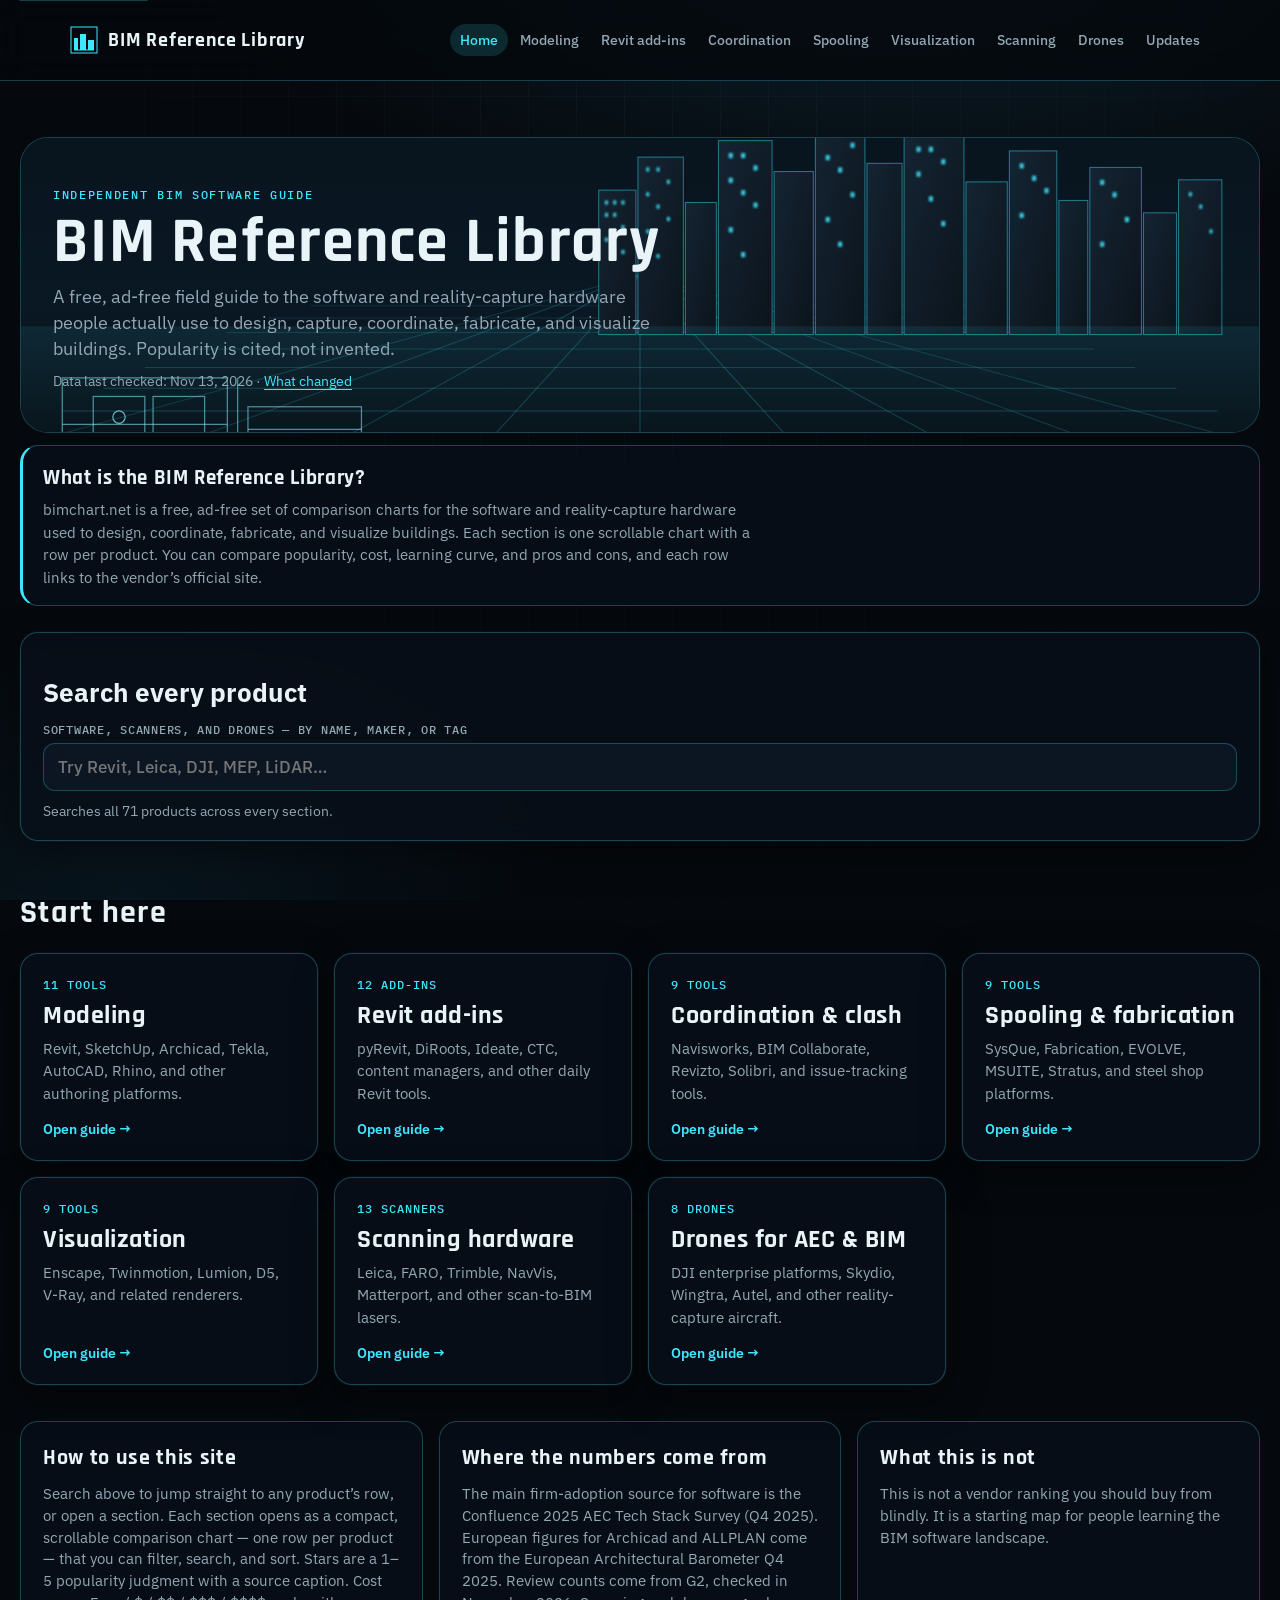
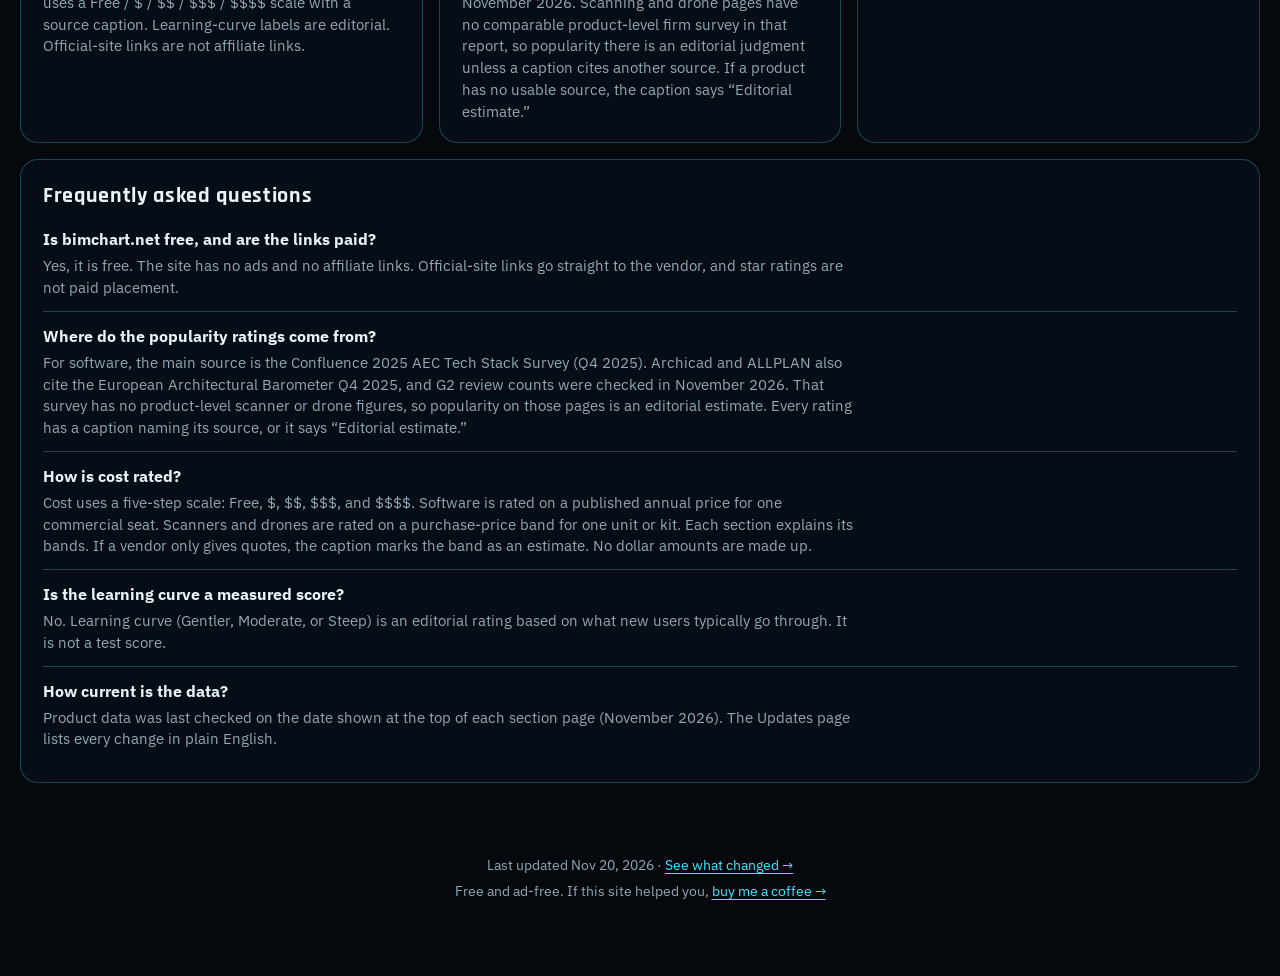
<file: index.html>
<!doctype html>
<html lang="en">
<head>
<meta charset="utf-8">
<meta name="viewport" content="width=device-width,initial-scale=1,viewport-fit=cover">
<title>BIM Reference Library: BIM Software &amp; Hardware Comparison Charts</title>
<meta name="description" content="Free, ad-free comparison charts for BIM software and hardware: modeling, Revit add-ins, clash detection, MEP spooling, rendering, scanners, and AEC drones.">
<link rel="canonical" href="https://bimchart.net/">
<meta property="og:type" content="website">
<meta property="og:site_name" content="BIM Reference Library">
<meta property="og:title" content="BIM Reference Library: BIM Software &amp; Hardware Comparison Charts">
<meta property="og:description" content="Free, ad-free comparison charts for BIM software and hardware: modeling, Revit add-ins, clash detection, MEP spooling, rendering, scanners, and AEC drones.">
<meta property="og:url" content="https://bimchart.net/">
<meta property="og:image" content="https://bimchart.net/og-image.png">
<meta property="og:image:width" content="1200">
<meta property="og:image:height" content="630">
<meta property="og:image:alt" content="BIM Reference Library: a dark blueprint grid and city skyline">
<meta name="twitter:card" content="summary_large_image">
<meta name="twitter:title" content="BIM Reference Library: BIM Software &amp; Hardware Comparison Charts">
<meta name="twitter:description" content="Free, ad-free comparison charts for BIM software and hardware: modeling, Revit add-ins, clash detection, MEP spooling, rendering, scanners, and AEC drones.">
<meta name="twitter:image" content="https://bimchart.net/og-image.png">
<meta name="twitter:image:alt" content="BIM Reference Library: a dark blueprint grid and city skyline">
<meta name="robots" content="index, follow, max-image-preview:large">
<meta name="theme-color" content="#05080c">
<link rel="icon" href="/favicon.ico" sizes="any">
<link rel="icon" href="/favicon.svg" type="image/svg+xml">
<link rel="apple-touch-icon" href="/apple-touch-icon.png">
<link rel="sitemap" type="application/xml" href="/sitemap.xml">
<link rel="preconnect" href="https://fonts.googleapis.com">
<link rel="preconnect" href="https://fonts.gstatic.com" crossorigin>
<link rel="stylesheet" href="https://fonts.googleapis.com/css2?family=IBM+Plex+Mono:wght@400;500&amp;family=IBM+Plex+Sans:wght@400;500;600;700&amp;family=Rajdhani:wght@600;700&amp;display=swap" media="print" onload="this.media='all'">
<noscript><link rel="stylesheet" href="https://fonts.googleapis.com/css2?family=IBM+Plex+Mono:wght@400;500&amp;family=IBM+Plex+Sans:wght@400;500;600;700&amp;family=Rajdhani:wght@600;700&amp;display=swap"></noscript>
<link rel="stylesheet" href="/theme.css?v=20261120a">
<script src="/nav.js?v=20261120a" defer></script>
<script type="application/ld+json">{"@context": "https://schema.org", "@graph": [{"@type": "WebSite", "@id": "https://bimchart.net/#website", "url": "https://bimchart.net/", "name": "BIM Reference Library", "alternateName": "bimchart.net", "inLanguage": "en", "description": "Free, ad-free comparison charts for BIM software and reality-capture hardware.", "publisher": {"@type": "Organization", "name": "BIM Reference Library", "url": "https://bimchart.net/"}}, {"@type": "WebPage", "@id": "https://bimchart.net/#webpage", "url": "https://bimchart.net/", "name": "BIM Reference Library: BIM Software & Hardware Comparison Charts", "description": "Free, ad-free comparison charts for BIM software and hardware: modeling, Revit add-ins, clash detection, MEP spooling, rendering, scanners, and AEC drones.", "isPartOf": {"@id": "https://bimchart.net/#website"}, "inLanguage": "en", "dateModified": "2026-11-20", "mainEntity": {"@id": "https://bimchart.net/#sections"}}, {"@type": "ItemList", "@id": "https://bimchart.net/#sections", "name": "BIM Reference Library guides", "numberOfItems": 7, "itemListElement": [{"@type": "ListItem", "position": 1, "name": "Modeling software", "url": "https://bimchart.net/modeling"}, {"@type": "ListItem", "position": 2, "name": "Revit add-ins", "url": "https://bimchart.net/revit-addins"}, {"@type": "ListItem", "position": 3, "name": "Coordination and clash detection", "url": "https://bimchart.net/coordination"}, {"@type": "ListItem", "position": 4, "name": "Spooling and fabrication", "url": "https://bimchart.net/spooling"}, {"@type": "ListItem", "position": 5, "name": "Visualization and rendering", "url": "https://bimchart.net/visualization"}, {"@type": "ListItem", "position": 6, "name": "Scanning hardware", "url": "https://bimchart.net/scanning"}, {"@type": "ListItem", "position": 7, "name": "Drones for AEC and BIM", "url": "https://bimchart.net/drones"}]}, {"@type": "FAQPage", "@id": "https://bimchart.net/#faq", "mainEntity": [{"@type": "Question", "name": "Is bimchart.net free, and are the links paid?", "acceptedAnswer": {"@type": "Answer", "text": "Yes, it is free. The site has no ads and no affiliate links. Official-site links go straight to the vendor, and star ratings are not paid placement."}}, {"@type": "Question", "name": "Where do the popularity ratings come from?", "acceptedAnswer": {"@type": "Answer", "text": "For software, the main source is the Confluence 2025 AEC Tech Stack Survey (Q4 2025). Archicad and ALLPLAN also cite the European Architectural Barometer Q4 2025, and G2 review counts were checked in November 2026. That survey has no product-level scanner or drone figures, so popularity on those pages is an editorial estimate. Every rating has a caption naming its source, or it says “Editorial estimate.”"}}, {"@type": "Question", "name": "How is cost rated?", "acceptedAnswer": {"@type": "Answer", "text": "Cost uses a five-step scale: Free, $, $$, $$$, and $$$$. Software is rated on a published annual price for one commercial seat. Scanners and drones are rated on a purchase-price band for one unit or kit. Each section explains its bands. If a vendor only gives quotes, the caption marks the band as an estimate. No dollar amounts are made up."}}, {"@type": "Question", "name": "Is the learning curve a measured score?", "acceptedAnswer": {"@type": "Answer", "text": "No. Learning curve (Gentler, Moderate, or Steep) is an editorial rating based on what new users typically go through. It is not a test score."}}, {"@type": "Question", "name": "How current is the data?", "acceptedAnswer": {"@type": "Answer", "text": "Product data was last checked on the date shown at the top of each section page (November 2026). The Updates page lists every change in plain English."}}]}]}</script>
</head>
<body>
<div class="page-bg"></div>
<a class="skip" href="#main">Skip to content</a>
<nav class="topnav" aria-label="Primary">
  <div class="inner">
    <a class="brand" href="/">
      <svg width="28" height="28" viewBox="0 0 28 28" aria-hidden="true">
        <rect x="1" y="1" width="26" height="26" fill="none" stroke="#3de8ff" stroke-width="1"/>
        <path d="M4 24 V12 H8 V24 M10 24 V8 H16 V24 M18 24 V14 H24 V24" fill="#3de8ff"/>
        <path d="M4 24 H24" stroke="#3de8ff" fill="none"/>
      </svg>
      BIM Reference Library
    </a>
    <button type="button" class="nav-toggle" aria-expanded="false" aria-controls="primary-nav" aria-label="Open menu">
      <span class="nav-toggle-bars" aria-hidden="true"></span>
    </button>
    <ul id="primary-nav" class="nav-links"><li><a href="/" aria-current="page">Home</a></li><li><a href="/modeling">Modeling</a></li><li><a href="/revit-addins">Revit add-ins</a></li><li><a href="/coordination">Coordination</a></li><li><a href="/spooling">Spooling</a></li><li><a href="/visualization">Visualization</a></li><li><a href="/scanning">Scanning</a></li><li><a href="/drones">Drones</a></li><li><a href="/updates">Updates</a></li></ul>
  </div>
</nav>
<div class="wrap chart-wrap" id="main">
<header class="hero">
  <div class="hero-art"><svg class="hero-svg" viewBox="0 0 1200 420" preserveAspectRatio="xMidYMid slice" aria-hidden="true">
  <defs>
    <linearGradient id="sky" x1="0" y1="0" x2="0" y2="1">
      <stop offset="0%" stop-color="#07131c"/>
      <stop offset="55%" stop-color="#0a1824"/>
      <stop offset="100%" stop-color="#05080c"/>
    </linearGradient>
    <linearGradient id="glow" x1="0" y1="1" x2="0" y2="0">
      <stop offset="0%" stop-color="#3de8ff" stop-opacity="0.0"/>
      <stop offset="100%" stop-color="#3de8ff" stop-opacity="0.35"/>
    </linearGradient>
    <linearGradient id="bldg" x1="0" y1="0" x2="1" y2="1">
      <stop offset="0%" stop-color="#152433"/>
      <stop offset="100%" stop-color="#0b141c"/>
    </linearGradient>
    <filter id="soft"><feGaussianBlur stdDeviation="1.2"/></filter>
  </defs>
  <rect width="1200" height="420" fill="url(#sky)"/>
  <g stroke="#3de8ff" stroke-opacity="0.28" fill="none" stroke-width="1">
    <path d="M-80,410 L1280,410"/>
    <path d="M-40,382 L1240,382" stroke-opacity="0.26"/>
    <path d="M0,356 L1200,356" stroke-opacity="0.24"/>
    <path d="M40,332 L1160,332" stroke-opacity="0.22"/>
    <path d="M80,310 L1120,310" stroke-opacity="0.2"/>
    <path d="M120,290 L1080,290" stroke-opacity="0.18"/>
    <path d="M160,272 L1040,272" stroke-opacity="0.16"/>
    <path d="M200,256 L1000,256" stroke-opacity="0.14"/>
    <path d="M240,242 L960,242" stroke-opacity="0.12"/>
    <path d="M280,230 L920,230" stroke-opacity="0.1"/>
    <path d="M600,200 L-200,420" stroke-opacity="0.16"/>
    <path d="M600,200 L0,420" stroke-opacity="0.18"/>
    <path d="M600,200 L200,420" stroke-opacity="0.2"/>
    <path d="M600,200 L400,420" stroke-opacity="0.22"/>
    <path d="M600,200 L600,420" stroke-opacity="0.24"/>
    <path d="M600,200 L800,420" stroke-opacity="0.22"/>
    <path d="M600,200 L1000,420" stroke-opacity="0.2"/>
    <path d="M600,200 L1200,420" stroke-opacity="0.18"/>
    <path d="M600,200 L1400,420" stroke-opacity="0.16"/>
  </g>
  <g fill="none" stroke="#8cefff" stroke-opacity="0.55" stroke-width="1.2">
    <rect x="40" y="300" width="160" height="90"/>
    <rect x="70" y="318" width="50" height="40"/>
    <rect x="128" y="318" width="50" height="54"/>
    <circle cx="95" cy="338" r="6" stroke-opacity="0.7"/>
    <path d="M40,345 H200"/>
    <path d="M210,300 v90"/>
    <rect x="220" y="328" width="110" height="62"/>
    <path d="M220,350 h110"/>
    <path d="M70,410 h280" stroke-opacity="0.35"/>
    <path d="M70,410 v-8 M140,410 v-8 M210,410 v-8 M280,410 v-8" stroke-opacity="0.4"/>
  </g>
  <g fill="url(#bldg)" stroke="#3de8ff" stroke-opacity="0.45" stroke-width="1">
    <rect x="560" y="118" width="36" height="140"/>
    <rect x="598" y="86" width="44" height="172"/>
    <rect x="644" y="130" width="30" height="128"/>
    <rect x="676" y="70" width="52" height="188"/>
    <rect x="730" y="100" width="38" height="158"/>
    <rect x="770" y="48" width="48" height="210"/>
    <rect x="820" y="92" width="34" height="166"/>
    <rect x="856" y="64" width="58" height="194"/>
    <rect x="916" y="110" width="40" height="148"/>
    <rect x="958" y="80" width="46" height="178"/>
    <rect x="1006" y="128" width="28" height="130"/>
    <rect x="1036" y="96" width="50" height="162"/>
    <rect x="1088" y="140" width="32" height="118"/>
    <rect x="1122" y="108" width="42" height="150"/>
  </g>
  <g fill="#3de8ff" filter="url(#soft)" opacity="0.85">
    <rect x="566" y="128" width="3" height="4"/><rect x="574" y="128" width="3" height="4"/>
    <rect x="582" y="128" width="3" height="4"/><rect x="566" y="140" width="3" height="4"/>
    <rect x="574" y="140" width="3" height="4"/><rect x="582" y="152" width="3" height="4"/>
    <rect x="566" y="164" width="3" height="4"/><rect x="582" y="176" width="3" height="4"/>
    <rect x="606" y="96" width="3" height="4"/><rect x="616" y="96" width="3" height="4"/>
    <rect x="626" y="108" width="3" height="4"/><rect x="606" y="120" width="3" height="4"/>
    <rect x="616" y="132" width="3" height="4"/><rect x="626" y="144" width="3" height="4"/>
    <rect x="606" y="156" width="3" height="4"/><rect x="616" y="180" width="3" height="4"/>
    <rect x="686" y="82" width="4" height="5"/><rect x="698" y="82" width="4" height="5"/>
    <rect x="710" y="94" width="4" height="5"/><rect x="686" y="106" width="4" height="5"/>
    <rect x="698" y="118" width="4" height="5"/><rect x="710" y="130" width="4" height="5"/>
    <rect x="686" y="154" width="4" height="5"/><rect x="698" y="178" width="4" height="5"/>
    <rect x="780" y="60" width="4" height="5"/><rect x="792" y="60" width="4" height="5"/>
    <rect x="804" y="72" width="4" height="5"/><rect x="780" y="84" width="4" height="5"/>
    <rect x="792" y="96" width="4" height="5"/><rect x="804" y="120" width="4" height="5"/>
    <rect x="780" y="144" width="4" height="5"/><rect x="792" y="168" width="4" height="5"/>
    <rect x="868" y="76" width="4" height="5"/><rect x="880" y="76" width="4" height="5"/>
    <rect x="892" y="88" width="4" height="5"/><rect x="868" y="100" width="4" height="5"/>
    <rect x="880" y="124" width="4" height="5"/><rect x="892" y="148" width="4" height="5"/>
    <rect x="968" y="92" width="4" height="5"/><rect x="980" y="104" width="4" height="5"/>
    <rect x="992" y="116" width="4" height="5"/><rect x="968" y="140" width="4" height="5"/>
    <rect x="1046" y="108" width="4" height="5"/><rect x="1058" y="120" width="4" height="5"/>
    <rect x="1070" y="144" width="4" height="5"/><rect x="1046" y="168" width="4" height="5"/>
    <rect x="1132" y="120" width="3" height="4"/><rect x="1142" y="132" width="3" height="4"/>
    <rect x="1152" y="156" width="3" height="4"/>
  </g>
  <rect x="0" y="250" width="1200" height="170" fill="url(#glow)" opacity="0.25"/>
</svg>
</div>
  <div class="hero-copy">
    <span class="eyebrow">Independent BIM software guide</span>
    <h1>BIM Reference Library</h1>
    <p class="lede">A free, ad-free field guide to the software and reality-capture hardware people actually use to design, capture, coordinate, fabricate, and visualize buildings. Popularity is cited, not invented.</p>
    <p class="checked">Data last checked: <time datetime="2026-11-13">Nov 13, 2026</time> · <a href="/updates">What changed</a></p>
  </div>
</header>
  <section class="intro" aria-labelledby="intro-h">
    <h2 id="intro-h">What is the BIM Reference Library?</h2>
    <p>bimchart.net is a free, ad-free set of comparison charts for the software and reality-capture hardware used to design, coordinate, fabricate, and visualize buildings. Each section is one scrollable chart with a row per product. You can compare popularity, cost, learning curve, and pros and cons, and each row links to the vendor’s official site.</p>
  </section>
  <section class="site-search" role="search" aria-labelledby="site-search-h">
    <h2 id="site-search-h">Search every product</h2>
    <label for="site-search">Software, scanners, and drones — by name, maker, or tag</label>
    <input type="search" id="site-search" placeholder="Try Revit, Leica, DJI, MEP, LiDAR…" autocomplete="off" spellcheck="false" aria-describedby="site-status" aria-controls="site-results">
    <p class="sr-status" id="site-status" aria-live="polite">Searches all 71 products across every section.</p>
    <ul class="sr-list" id="site-results" hidden></ul>
  </section>
  <section class="grp">
    <h2>Start here</h2>
    <div class="grid"><a class="card" href="/modeling"><span class="cnt">11 tools</span><span class="nm">Modeling</span><span class="ds">Revit, SketchUp, Archicad, Tekla, AutoCAD, Rhino, and other authoring platforms.</span><span class="go">Open guide →</span></a><a class="card" href="/revit-addins"><span class="cnt">12 add-ins</span><span class="nm">Revit add-ins</span><span class="ds">pyRevit, DiRoots, Ideate, CTC, content managers, and other daily Revit tools.</span><span class="go">Open guide →</span></a><a class="card" href="/coordination"><span class="cnt">9 tools</span><span class="nm">Coordination &amp; clash</span><span class="ds">Navisworks, BIM Collaborate, Revizto, Solibri, and issue-tracking tools.</span><span class="go">Open guide →</span></a><a class="card" href="/spooling"><span class="cnt">9 tools</span><span class="nm">Spooling &amp; fabrication</span><span class="ds">SysQue, Fabrication, EVOLVE, MSUITE, Stratus, and steel shop platforms.</span><span class="go">Open guide →</span></a><a class="card" href="/visualization"><span class="cnt">9 tools</span><span class="nm">Visualization</span><span class="ds">Enscape, Twinmotion, Lumion, D5, V-Ray, and related renderers.</span><span class="go">Open guide →</span></a><a class="card" href="/scanning"><span class="cnt">13 scanners</span><span class="nm">Scanning hardware</span><span class="ds">Leica, FARO, Trimble, NavVis, Matterport, and other scan-to-BIM lasers.</span><span class="go">Open guide →</span></a><a class="card" href="/drones"><span class="cnt">8 drones</span><span class="nm">Drones for AEC &amp; BIM</span><span class="ds">DJI enterprise platforms, Skydio, Wingtra, Autel, and other reality-capture aircraft.</span><span class="go">Open guide →</span></a></div>
  </section>
  <div class="notes">
    <section>
      <h2>How to use this site</h2>
      <p>Search above to jump straight to any product’s row, or open a section. Each section opens as a compact, scrollable comparison chart — one row per product — that you can filter, search, and sort. Stars are a 1–5 popularity judgment with a source caption. Cost uses a Free / $ / $$ / $$$ / $$$$ scale with a source caption. Learning-curve labels are editorial. Official-site links are not affiliate links.</p>
    </section>
    <section>
      <h2>Where the numbers come from</h2>
      <p>The main firm-adoption source for software is the Confluence 2025 AEC Tech Stack Survey (Q4 2025). European figures for Archicad and ALLPLAN come from the European Architectural Barometer Q4 2025. Review counts come from G2, checked in November 2026. Scanning and drone pages have no comparable product-level firm survey in that report, so popularity there is an editorial judgment unless a caption cites another source. If a product has no usable source, the caption says “Editorial estimate.”</p>
    </section>
    <section>
      <h2>What this is not</h2>
      <p>This is not a vendor ranking you should buy from blindly. It is a starting map for people learning the BIM software landscape.</p>
    </section>
  </div>
  <section class="faq" id="faq" aria-labelledby="faq-h">
    <h2 id="faq-h">Frequently asked questions</h2>
    <div class="faq-item">
      <h3>Is bimchart.net free, and are the links paid?</h3>
      <p>Yes, it is free. The site has no ads and no affiliate links. Official-site links go straight to the vendor, and star ratings are not paid placement.</p>
    </div>
    <div class="faq-item">
      <h3>Where do the popularity ratings come from?</h3>
      <p>For software, the main source is the Confluence 2025 AEC Tech Stack Survey (Q4 2025). Archicad and ALLPLAN also cite the European Architectural Barometer Q4 2025, and G2 review counts were checked in November 2026. That survey has no product-level scanner or drone figures, so popularity on those pages is an editorial estimate. Every rating has a caption naming its source, or it says “Editorial estimate.”</p>
    </div>
    <div class="faq-item">
      <h3>How is cost rated?</h3>
      <p>Cost uses a five-step scale: Free, $, $$, $$$, and $$$$. Software is rated on a published annual price for one commercial seat. Scanners and drones are rated on a purchase-price band for one unit or kit. Each section explains its bands. If a vendor only gives quotes, the caption marks the band as an estimate. No dollar amounts are made up.</p>
    </div>
    <div class="faq-item">
      <h3>Is the learning curve a measured score?</h3>
      <p>No. Learning curve (Gentler, Moderate, or Steep) is an editorial rating based on what new users typically go through. It is not a test score.</p>
    </div>
    <div class="faq-item">
      <h3>How current is the data?</h3>
      <p>Product data was last checked on the date shown at the top of each section page (November 2026). The Updates page lists every change in plain English.</p>
    </div>
  </section>
</div>
<footer class="site-footer">
<p class="kofi updated">Last updated <time datetime="2026-11-20">Nov 20, 2026</time> · <a href="/updates">See what changed →</a></p>
<p class="kofi">Free and ad-free. If this site helped you, <a href="https://ko-fi.com/marcustravis" target="_blank" rel="noopener">buy me a coffee →</a></p>
</footer>

<script>window.SEARCH_INDEX = [{"name": "Autodesk Revit", "maker": "Autodesk", "tags": ["Model authoring", "Architecture", "Structure", "MEP", "Windows"], "icon": "revit", "section": "Modeling", "href": "/modeling#p-autodesk-revit"}, {"name": "AutoCAD (including Architecture and MEP)", "maker": "Autodesk", "tags": ["CAD", "Drafting", "MEP", "Windows", "macOS"], "icon": "autocad", "section": "Modeling", "href": "/modeling#p-autocad-including-architecture-and-mep"}, {"name": "SketchUp", "maker": "Trimble", "tags": ["Concept design", "Architecture", "Windows", "macOS", "Web app"], "icon": "sketchup", "section": "Modeling", "href": "/modeling#p-sketchup"}, {"name": "Rhino + VisualARQ", "maker": "Robert McNeel & Associates / Asuni", "tags": ["Model authoring", "Computational design", "Architecture", "Windows", "macOS"], "icon": "rhino-visualarq", "section": "Modeling", "href": "/modeling#p-rhino-visualarq"}, {"name": "Autodesk Forma", "maker": "Autodesk", "tags": ["Concept design", "Site planning", "Architecture", "Web app"], "icon": "forma", "section": "Modeling", "href": "/modeling#p-autodesk-forma"}, {"name": "Tekla Structures", "maker": "Trimble", "tags": ["Model authoring", "Structure", "Fabrication", "Windows"], "icon": "tekla-structures", "section": "Modeling", "href": "/modeling#p-tekla-structures"}, {"name": "Archicad", "maker": "Graphisoft (Nemetschek)", "tags": ["Model authoring", "Architecture", "Windows", "macOS"], "icon": "archicad", "section": "Modeling", "href": "/modeling#p-archicad"}, {"name": "Bentley OpenBuildings Designer", "maker": "Bentley Systems", "tags": ["Model authoring", "Architecture", "Infrastructure", "Windows"], "icon": "openbuildings", "section": "Modeling", "href": "/modeling#p-bentley-openbuildings-designer"}, {"name": "Vectorworks Architect", "maker": "Vectorworks (Nemetschek)", "tags": ["Model authoring", "Architecture", "Windows", "macOS"], "icon": "vectorworks", "section": "Modeling", "href": "/modeling#p-vectorworks-architect"}, {"name": "ALLPLAN", "maker": "ALLPLAN (Nemetschek)", "tags": ["Model authoring", "Architecture", "Structure", "Windows"], "icon": "allplan", "section": "Modeling", "href": "/modeling#p-allplan"}, {"name": "BricsCAD BIM", "maker": "Bricsys (Hexagon)", "tags": ["Model authoring", "CAD", "Architecture", "Windows", "macOS", "Linux"], "icon": "bricscad-bim", "section": "Modeling", "href": "/modeling#p-bricscad-bim"}, {"name": "pyRevit", "maker": "pyRevitLabs (Ehsan Iran-Nejad and contributors)", "tags": ["Free", "Automation", "Windows"], "icon": "pyrevit", "section": "Revit add-ins", "href": "/revit-addins#p-pyrevit"}, {"name": "Avail", "maker": "Avail", "tags": ["Content library", "Windows", "Web app"], "icon": "avail", "section": "Revit add-ins", "href": "/revit-addins#p-avail"}, {"name": "DiRoots Tools (DiRootsOne)", "maker": "DiRoots", "tags": ["Productivity", "Excel & data", "Windows"], "icon": "diroots", "section": "Revit add-ins", "href": "/revit-addins#p-diroots-tools-dirootsone"}, {"name": "Ideate Software", "maker": "Ideate Software", "tags": ["Productivity", "Excel & data", "BIM management", "Windows"], "icon": "ideate", "section": "Revit add-ins", "href": "/revit-addins#p-ideate-software"}, {"name": "CTC Software (BIM suites)", "maker": "CTC Software", "tags": ["Productivity", "BIM management", "Windows"], "icon": "ctc", "section": "Revit add-ins", "href": "/revit-addins#p-ctc-software-bim-suites"}, {"name": "RevitLookup", "maker": "Jeremy Tammik and contributors", "tags": ["Free", "Developers", "Windows"], "icon": "revitlookup", "section": "Revit add-ins", "href": "/revit-addins#p-revitlookup"}, {"name": "Bird Tools", "maker": "Bird Tools", "tags": ["Coordination", "Productivity", "Windows"], "icon": "bird-tools", "section": "Revit add-ins", "href": "/revit-addins#p-bird-tools"}, {"name": "COINS Auto-Section Box", "maker": "COINS", "tags": ["Productivity", "Windows"], "icon": "coins", "section": "Revit add-ins", "href": "/revit-addins#p-coins-auto-section-box"}, {"name": "Bonus Tools (Kiwi Codes)", "maker": "Kiwi Codes", "tags": ["Productivity", "Windows"], "icon": "bonus-tools", "section": "Revit add-ins", "href": "/revit-addins#p-bonus-tools-kiwi-codes"}, {"name": "UNIFI Pro", "maker": "UNIFI Labs", "tags": ["Content library", "Windows"], "icon": "unifi", "section": "Revit add-ins", "href": "/revit-addins#p-unifi-pro"}, {"name": "Xrev Transmit", "maker": "Xrev / RTV Tools", "tags": ["Productivity", "Documentation", "Windows"], "icon": "xrev-transmit", "section": "Revit add-ins", "href": "/revit-addins#p-xrev-transmit"}, {"name": "AGACAD", "maker": "AGACAD", "tags": ["Productivity", "Structure", "Windows"], "icon": "agacad", "section": "Revit add-ins", "href": "/revit-addins#p-agacad"}, {"name": "Autodesk Navisworks Manage", "maker": "Autodesk", "tags": ["Clash detection", "Coordination", "4D scheduling", "Windows"], "icon": "navisworks", "section": "Coordination & clash", "href": "/coordination#p-autodesk-navisworks-manage"}, {"name": "Autodesk BIM Collaborate Pro", "maker": "Autodesk", "tags": ["Common data environment", "Coordination", "Clash detection", "Web app"], "icon": "bim-collaborate-pro", "section": "Coordination & clash", "href": "/coordination#p-autodesk-bim-collaborate-pro"}, {"name": "Revizto", "maker": "Vizerra / Revizto", "tags": ["Clash detection", "Issue tracking", "Coordination", "Windows", "Web app"], "icon": "revizto", "section": "Coordination & clash", "href": "/coordination#p-revizto"}, {"name": "Trimble Connect", "maker": "Trimble", "tags": ["Common data environment", "Coordination", "Web app"], "icon": "trimble-connect", "section": "Coordination & clash", "href": "/coordination#p-trimble-connect"}, {"name": "Newforma Konekt (formerly BIM Track)", "maker": "Newforma", "tags": ["Issue tracking", "Coordination", "Web app"], "icon": "konekt", "section": "Coordination & clash", "href": "/coordination#p-newforma-konekt-formerly-bim-track"}, {"name": "Solibri", "maker": "Solibri (Nemetschek)", "tags": ["Model checking", "IFC / openBIM", "Clash detection", "Windows"], "icon": "solibri", "section": "Coordination & clash", "href": "/coordination#p-solibri"}, {"name": "Dalux", "maker": "Dalux", "tags": ["Coordination", "Field app", "Common data environment", "Web app", "Mobile"], "icon": "dalux", "section": "Coordination & clash", "href": "/coordination#p-dalux"}, {"name": "BIMcollab Zoom", "maker": "BIMcollab", "tags": ["Issue tracking", "Clash detection", "IFC / openBIM", "Windows", "Web app"], "icon": "bimcollab-zoom", "section": "Coordination & clash", "href": "/coordination#p-bimcollab-zoom"}, {"name": "ClearEdge3D Verity", "maker": "ClearEdge3D (Topcon)", "tags": ["Scan vs model", "Quality checks", "Windows"], "icon": "verity", "section": "Coordination & clash", "href": "/coordination#p-clearedge3d-verity"}, {"name": "Autodesk Advance Steel", "maker": "Autodesk", "tags": ["Steel", "Steel detailing", "Windows"], "icon": "advance-steel", "section": "Spooling & fabrication", "href": "/spooling#p-autodesk-advance-steel"}, {"name": "Trimble SysQue", "maker": "Trimble", "tags": ["MEP", "Revit add-in", "Spooling", "Windows"], "icon": "sysque", "section": "Spooling & fabrication", "href": "/spooling#p-trimble-sysque"}, {"name": "Autodesk Fabrication (CADmep, CAMduct, ESTmep)", "maker": "Autodesk", "tags": ["MEP", "Fabrication", "Estimating", "Windows"], "icon": "fabrication", "section": "Spooling & fabrication", "href": "/spooling#p-autodesk-fabrication-cadmep-camduct-estmep"}, {"name": "EVOLVE Mechanical / Electrical", "maker": "eVolve MEP", "tags": ["MEP", "Revit add-in", "Spooling", "Windows"], "icon": "evolve", "section": "Spooling & fabrication", "href": "/spooling#p-evolve-mechanical-electrical"}, {"name": "MSUITE BIM + FAB", "maker": "MSUITE", "tags": ["MEP", "Revit add-in", "Shop floor", "Windows", "Web app"], "icon": "msuite", "section": "Spooling & fabrication", "href": "/spooling#p-msuite-bim-fab"}, {"name": "Stratus", "maker": "Stratus", "tags": ["MEP", "Shop floor", "Web app"], "icon": "stratus", "section": "Spooling & fabrication", "href": "/spooling#p-stratus"}, {"name": "Tekla PowerFab", "maker": "Trimble", "tags": ["Steel", "Shop floor", "Windows", "Web app"], "icon": "tekla-powerfab", "section": "Spooling & fabrication", "href": "/spooling#p-tekla-powerfab"}, {"name": "SDS/2", "maker": "SDS/2 (ALLPLAN / Nemetschek)", "tags": ["Steel", "Steel detailing", "Windows"], "icon": "sds2", "section": "Spooling & fabrication", "href": "/spooling#p-sds-2"}, {"name": "Victaulic Tools for Revit", "maker": "Victaulic", "tags": ["MEP", "Revit add-in", "Content library", "Windows"], "icon": "victaulic", "section": "Spooling & fabrication", "href": "/spooling#p-victaulic-tools-for-revit"}, {"name": "Enscape", "maker": "Chaos", "tags": ["Real-time rendering", "Revit", "Rhino", "SketchUp", "Windows"], "icon": "enscape", "section": "Visualization", "href": "/visualization#p-enscape"}, {"name": "Twinmotion", "maker": "Epic Games", "tags": ["Real-time rendering", "Revit", "Rhino", "Windows", "macOS"], "icon": "twinmotion", "section": "Visualization", "href": "/visualization#p-twinmotion"}, {"name": "Autodesk 3ds Max", "maker": "Autodesk", "tags": ["Production rendering", "Animation", "Windows"], "icon": "3ds-max", "section": "Visualization", "href": "/visualization#p-autodesk-3ds-max"}, {"name": "Lumion", "maker": "Lumion (Act-3D)", "tags": ["Real-time rendering", "Revit", "Windows"], "icon": "lumion", "section": "Visualization", "href": "/visualization#p-lumion"}, {"name": "D5 Render", "maker": "Dimension 5", "tags": ["Real-time rendering", "Windows"], "icon": "d5-render", "section": "Visualization", "href": "/visualization#p-d5-render"}, {"name": "Veras", "maker": "EvolveLAB (Chaos)", "tags": ["AI rendering", "Revit", "Web app"], "icon": "veras", "section": "Visualization", "href": "/visualization#p-veras"}, {"name": "Chaos V-Ray", "maker": "Chaos", "tags": ["Production rendering", "Revit", "Rhino", "SketchUp", "3ds Max"], "icon": "v-ray", "section": "Visualization", "href": "/visualization#p-chaos-v-ray"}, {"name": "Chaos Vantage", "maker": "Chaos", "tags": ["Real-time rendering", "Windows"], "icon": "vantage", "section": "Visualization", "href": "/visualization#p-chaos-vantage"}, {"name": "Fuzor", "maker": "Kalloc Studios", "tags": ["Real-time rendering", "4D scheduling", "Coordination", "Windows"], "icon": "fuzor", "section": "Visualization", "href": "/visualization#p-fuzor"}, {"name": "Leica RTC360", "maker": "Leica Geosystems (Hexagon)", "tags": ["Terrestrial laser", "Tripod", "Scan-to-BIM", "As-built"], "icon": "leica-rtc360", "section": "Scanning hardware", "href": "/scanning#p-leica-rtc360"}, {"name": "FARO Focus Premium", "maker": "FARO Technologies", "tags": ["Terrestrial laser", "Tripod", "Scan-to-BIM", "As-built"], "icon": "faro-focus", "section": "Scanning hardware", "href": "/scanning#p-faro-focus-premium"}, {"name": "Leica BLK360", "maker": "Leica Geosystems (Hexagon)", "tags": ["Terrestrial laser", "Tripod", "Compact", "As-built"], "icon": "leica-blk360", "section": "Scanning hardware", "href": "/scanning#p-leica-blk360"}, {"name": "Matterport Pro3", "maker": "Matterport (CoStar)", "tags": ["Terrestrial laser", "Digital twin", "LiDAR", "Photogrammetry"], "icon": "matterport-pro3", "section": "Scanning hardware", "href": "/scanning#p-matterport-pro3"}, {"name": "Leica BLK2GO", "maker": "Leica Geosystems (Hexagon)", "tags": ["Mobile SLAM", "Handheld", "Interiors", "As-built"], "icon": "leica-blk2go", "section": "Scanning hardware", "href": "/scanning#p-leica-blk2go"}, {"name": "Trimble X9", "maker": "Trimble", "tags": ["Terrestrial laser", "Tripod", "Scan-to-BIM"], "icon": "trimble-x9", "section": "Scanning hardware", "href": "/scanning#p-trimble-x9"}, {"name": "NavVis VLX 3", "maker": "NavVis", "tags": ["Mobile SLAM", "Wearable", "Interiors", "Digital twin"], "icon": "navvis-vlx", "section": "Scanning hardware", "href": "/scanning#p-navvis-vlx-3"}, {"name": "FARO Orbis", "maker": "FARO Technologies", "tags": ["Mobile SLAM", "Handheld", "Mobile", "As-built"], "icon": "faro-orbis", "section": "Scanning hardware", "href": "/scanning#p-faro-orbis"}, {"name": "FARO ZEB Horizon", "maker": "FARO (formerly GeoSLAM)", "tags": ["Mobile SLAM", "Handheld", "Interiors", "As-built"], "icon": "faro-zeb-horizon", "section": "Scanning hardware", "href": "/scanning#p-faro-zeb-horizon"}, {"name": "Trimble X12", "maker": "Trimble", "tags": ["Terrestrial laser", "Tripod", "High-end", "Scan-to-BIM"], "icon": "trimble-x12", "section": "Scanning hardware", "href": "/scanning#p-trimble-x12"}, {"name": "Leica ScanStation P50", "maker": "Leica Geosystems (Hexagon)", "tags": ["Terrestrial laser", "Tripod", "Long range", "Survey"], "icon": "leica-p50", "section": "Scanning hardware", "href": "/scanning#p-leica-scanstation-p50"}, {"name": "Emesent Hovermap", "maker": "Emesent", "tags": ["Mobile SLAM", "Drone-mounted", "Handheld", "Industrial"], "icon": "emesent-hovermap", "section": "Scanning hardware", "href": "/scanning#p-emesent-hovermap"}, {"name": "NavVis MLX", "maker": "NavVis", "tags": ["Mobile SLAM", "Handheld", "Interiors"], "icon": "navvis-mlx", "section": "Scanning hardware", "href": "/scanning#p-navvis-mlx"}, {"name": "DJI Matrice 350 RTK", "maker": "DJI Enterprise", "tags": ["Enterprise", "LiDAR", "Photogrammetry", "RTK positioning"], "icon": "dji-m350", "section": "Drones", "href": "/drones#p-dji-matrice-350-rtk"}, {"name": "DJI Mavic 3 Enterprise", "maker": "DJI Enterprise", "tags": ["Compact", "Photogrammetry", "RTK positioning", "Mapping"], "icon": "dji-mavic-3e", "section": "Drones", "href": "/drones#p-dji-mavic-3-enterprise"}, {"name": "DJI Matrice 4E", "maker": "DJI Enterprise", "tags": ["Compact", "Photogrammetry", "Mapping", "RTK positioning"], "icon": "dji-matrice-4e", "section": "Drones", "href": "/drones#p-dji-matrice-4e"}, {"name": "Skydio X10", "maker": "Skydio", "tags": ["Autonomous", "US-made", "Inspection", "Photogrammetry"], "icon": "skydio-x10", "section": "Drones", "href": "/drones#p-skydio-x10"}, {"name": "Freefly Astro", "maker": "Freefly Systems", "tags": ["US-made", "Heavy lift", "Mapping", "RTK positioning"], "icon": "freefly-astro", "section": "Drones", "href": "/drones#p-freefly-astro"}, {"name": "Autel EVO Max 4T", "maker": "Autel Robotics", "tags": ["Enterprise", "Inspection", "Thermal", "Photogrammetry"], "icon": "autel-evo-max-4t", "section": "Drones", "href": "/drones#p-autel-evo-max-4t"}, {"name": "WingtraRAY", "maker": "Wingtra", "tags": ["VTOL (vertical takeoff)", "Photogrammetry", "LiDAR", "Mapping"], "icon": "wingtra-ray", "section": "Drones", "href": "/drones#p-wingtraray"}, {"name": "AgEagle eBee X", "maker": "AgEagle (formerly senseFly)", "tags": ["Fixed wing", "Photogrammetry", "Mapping", "RTK positioning"], "icon": "ebee-x", "section": "Drones", "href": "/drones#p-ageagle-ebee-x"}];</script>
<script src="/home-search.js?v=20261120a"></script>
</body>
</html>
</file>
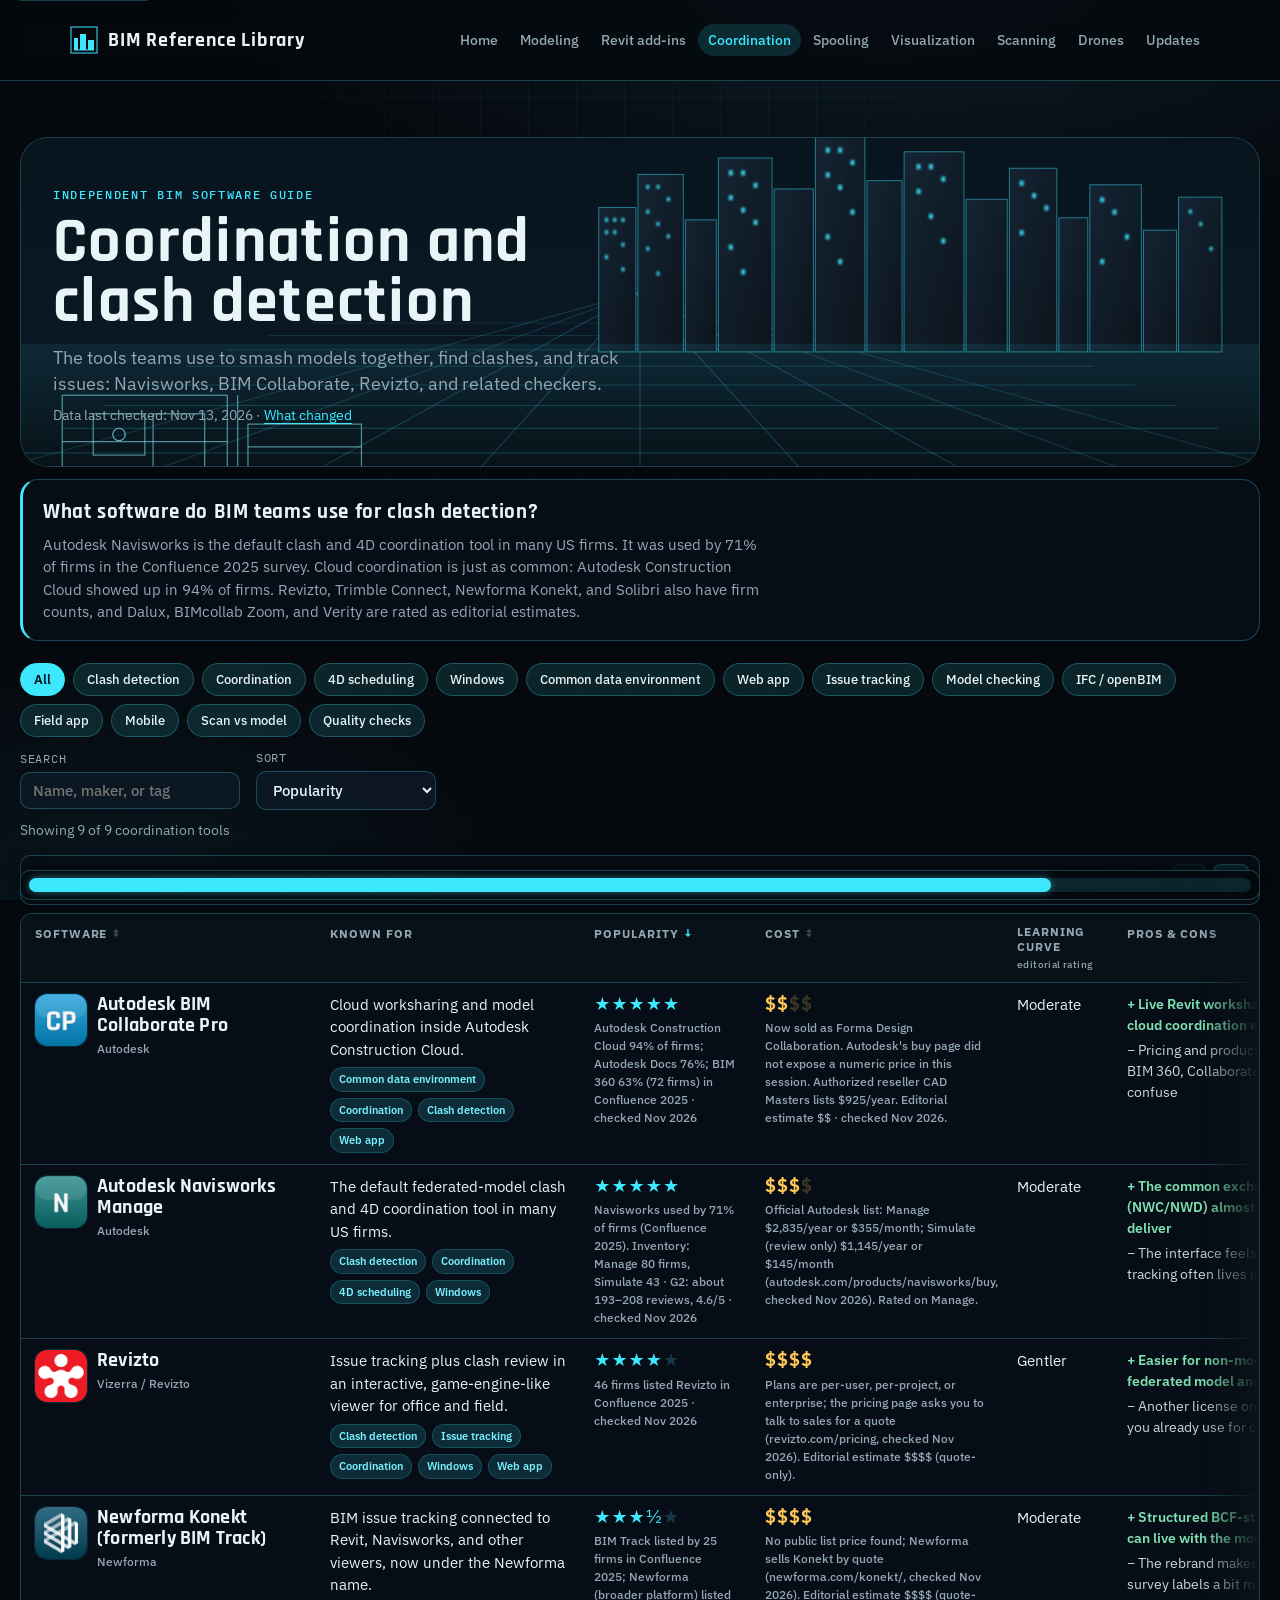
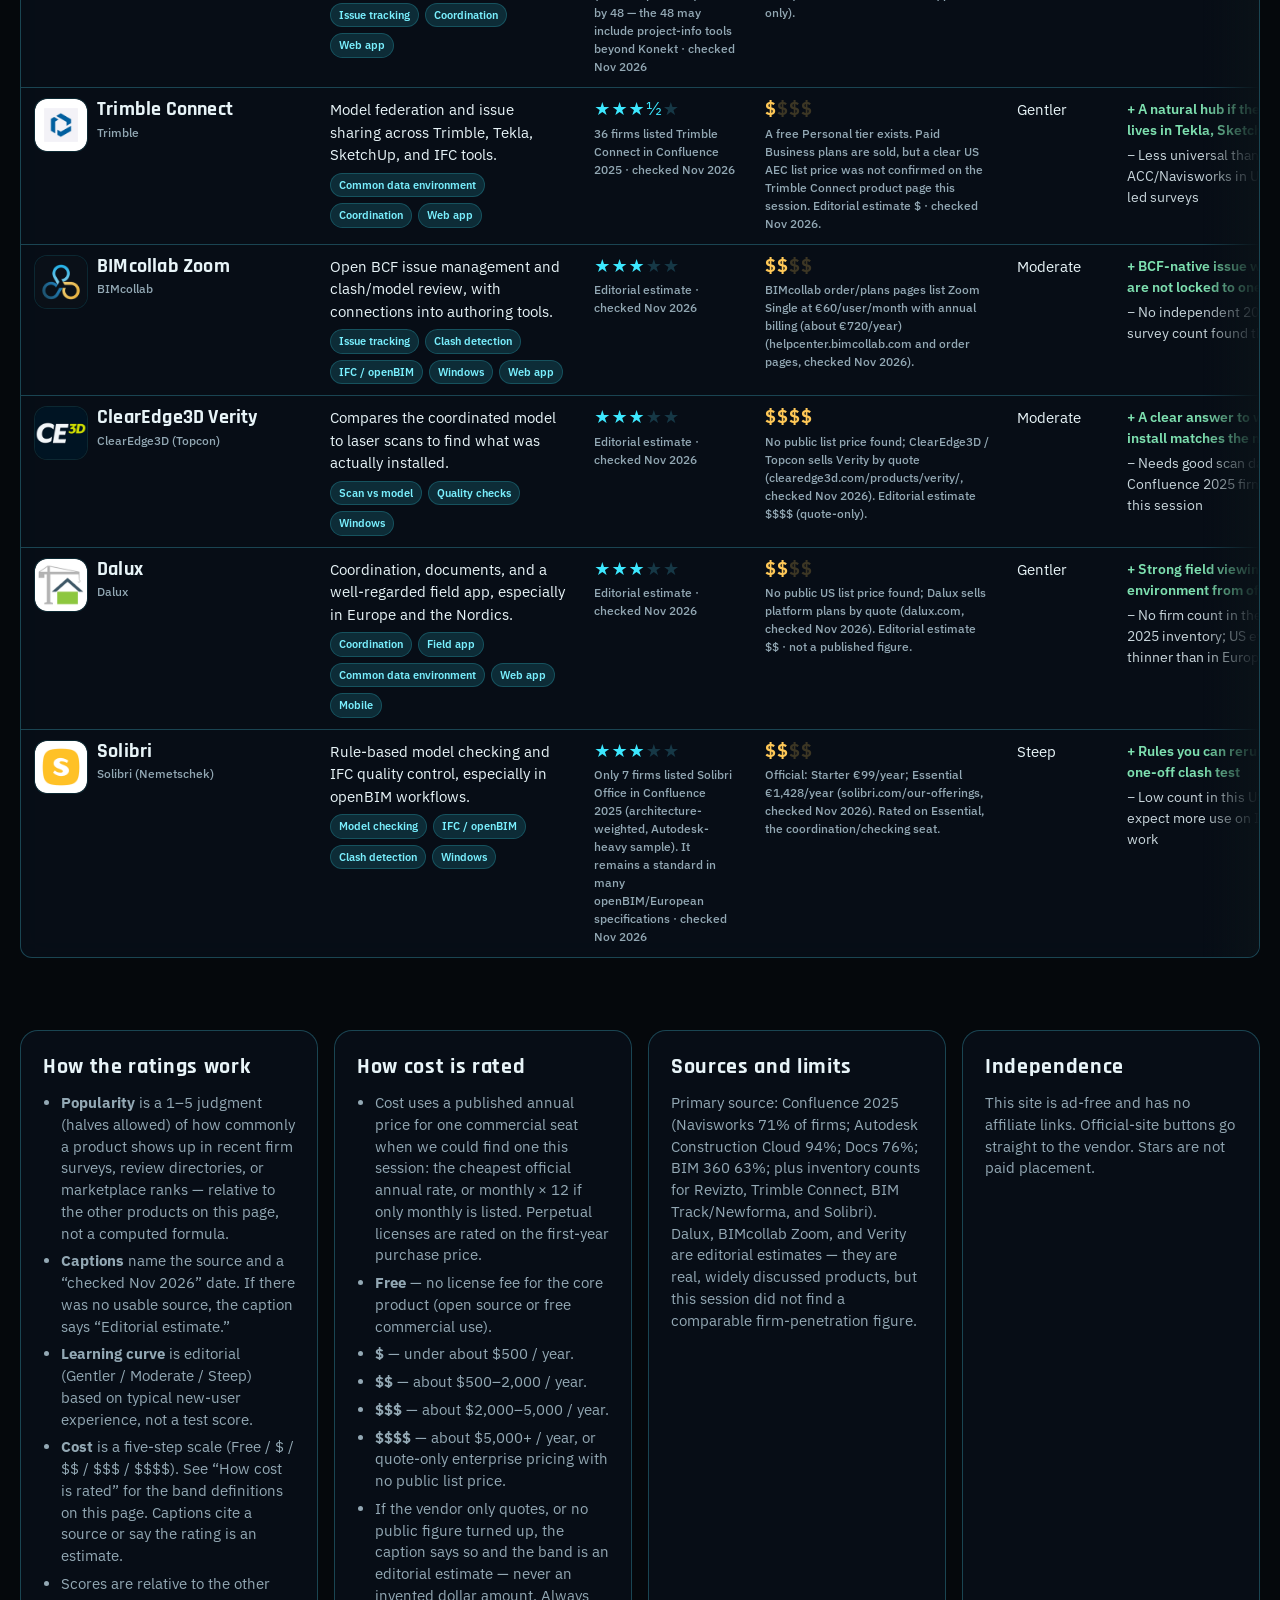
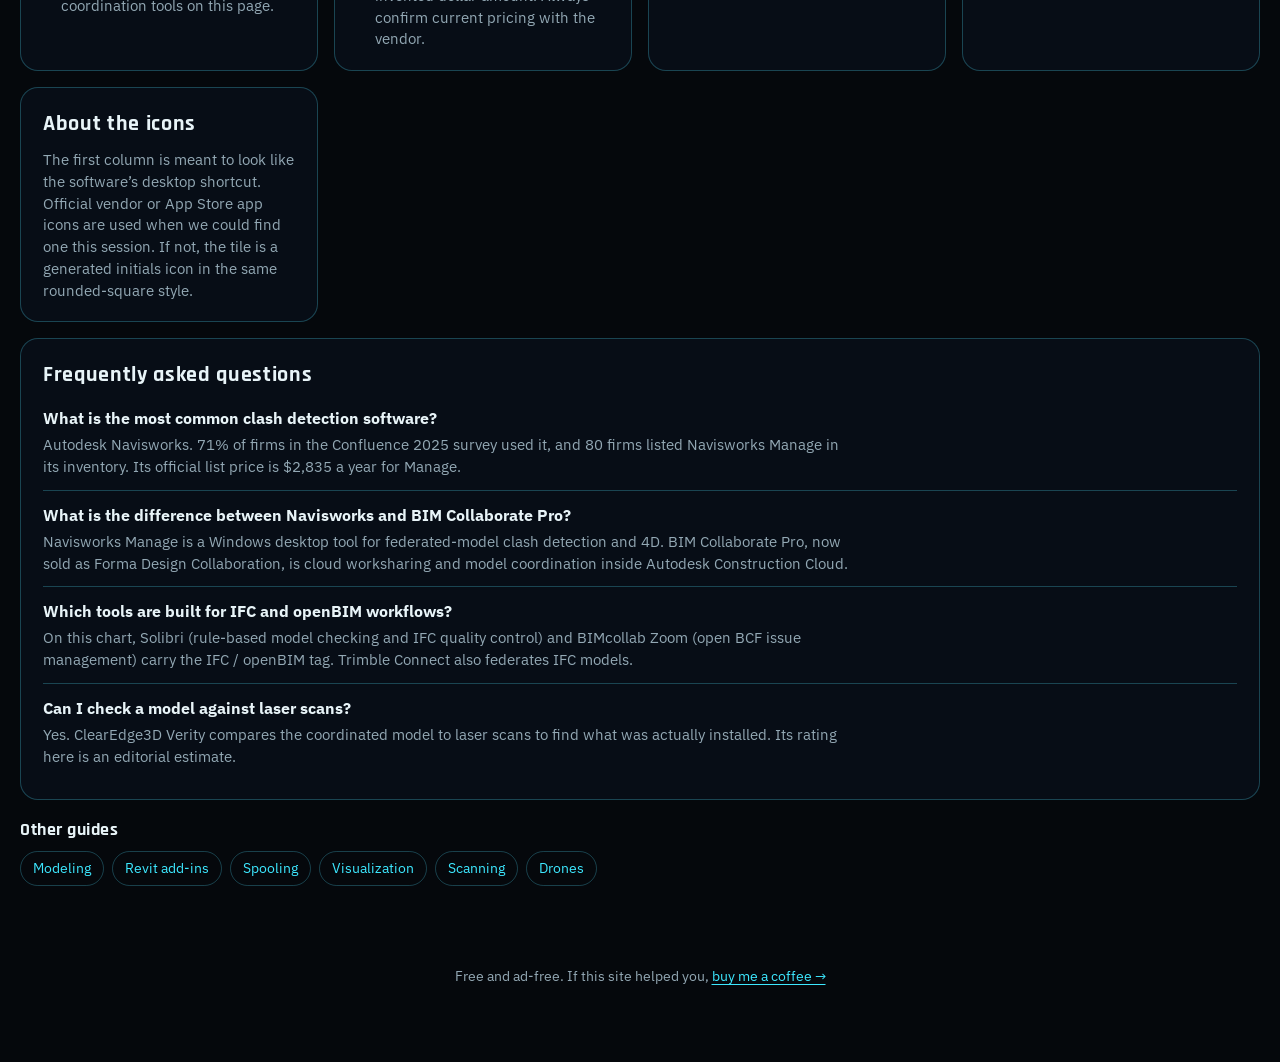
<file: coordination.html>
<!doctype html>
<html lang="en">
<head>
<meta charset="utf-8">
<meta name="viewport" content="width=device-width,initial-scale=1,viewport-fit=cover">
<title>BIM Clash Detection &amp; Coordination Software Compared</title>
<meta name="description" content="Compare 9 BIM coordination and clash detection tools, including Navisworks, BIM Collaborate Pro, Revizto, Solibri, and Dalux, on popularity and cost.">
<link rel="canonical" href="https://bimchart.net/coordination">
<meta property="og:type" content="article">
<meta property="og:site_name" content="BIM Reference Library">
<meta property="og:title" content="BIM Clash Detection &amp; Coordination Software Compared">
<meta property="og:description" content="Compare 9 BIM coordination and clash detection tools, including Navisworks, BIM Collaborate Pro, Revizto, Solibri, and Dalux, on popularity and cost.">
<meta property="og:url" content="https://bimchart.net/coordination">
<meta property="og:image" content="https://bimchart.net/og-image.png">
<meta property="og:image:width" content="1200">
<meta property="og:image:height" content="630">
<meta property="og:image:alt" content="BIM Reference Library: a dark blueprint grid and city skyline">
<meta name="twitter:card" content="summary_large_image">
<meta name="twitter:title" content="BIM Clash Detection &amp; Coordination Software Compared">
<meta name="twitter:description" content="Compare 9 BIM coordination and clash detection tools, including Navisworks, BIM Collaborate Pro, Revizto, Solibri, and Dalux, on popularity and cost.">
<meta name="twitter:image" content="https://bimchart.net/og-image.png">
<meta name="twitter:image:alt" content="BIM Reference Library: a dark blueprint grid and city skyline">
<meta name="robots" content="index, follow, max-image-preview:large">
<meta name="theme-color" content="#05080c">
<link rel="icon" href="/favicon.ico" sizes="any">
<link rel="icon" href="/favicon.svg" type="image/svg+xml">
<link rel="apple-touch-icon" href="/apple-touch-icon.png">
<link rel="sitemap" type="application/xml" href="/sitemap.xml">
<link rel="preconnect" href="https://fonts.googleapis.com">
<link rel="preconnect" href="https://fonts.gstatic.com" crossorigin>
<link rel="stylesheet" href="https://fonts.googleapis.com/css2?family=IBM+Plex+Mono:wght@400;500&amp;family=IBM+Plex+Sans:wght@400;500;600;700&amp;family=Rajdhani:wght@600;700&amp;display=swap" media="print" onload="this.media='all'">
<noscript><link rel="stylesheet" href="https://fonts.googleapis.com/css2?family=IBM+Plex+Mono:wght@400;500&amp;family=IBM+Plex+Sans:wght@400;500;600;700&amp;family=Rajdhani:wght@600;700&amp;display=swap"></noscript>
<link rel="stylesheet" href="/theme.css?v=20261120a">
<script src="/nav.js?v=20261120a" defer></script>
<script type="application/ld+json">{"@context": "https://schema.org", "@graph": [{"@type": "WebSite", "@id": "https://bimchart.net/#website", "url": "https://bimchart.net/", "name": "BIM Reference Library", "alternateName": "bimchart.net", "inLanguage": "en", "description": "Free, ad-free comparison charts for BIM software and reality-capture hardware."}, {"@type": "CollectionPage", "@id": "https://bimchart.net/coordination#webpage", "url": "https://bimchart.net/coordination", "name": "BIM Clash Detection & Coordination Software Compared", "description": "Compare 9 BIM coordination and clash detection tools, including Navisworks, BIM Collaborate Pro, Revizto, Solibri, and Dalux, on popularity and cost.", "isPartOf": {"@id": "https://bimchart.net/#website"}, "inLanguage": "en", "dateModified": "2026-11-20", "breadcrumb": {"@id": "https://bimchart.net/coordination#breadcrumb"}, "mainEntity": {"@id": "https://bimchart.net/coordination#chart"}}, {"@type": "BreadcrumbList", "itemListElement": [{"@type": "ListItem", "position": 1, "name": "Home", "item": "https://bimchart.net/"}, {"@type": "ListItem", "position": 2, "name": "Coordination and clash detection", "item": "https://bimchart.net/coordination"}], "@id": "https://bimchart.net/coordination#breadcrumb"}, {"@type": "ItemList", "@id": "https://bimchart.net/coordination#chart", "name": "Coordination and clash detection comparison chart", "numberOfItems": 9, "itemListOrder": "https://schema.org/ItemListOrderDescending", "itemListElement": [{"@type": "ListItem", "position": 1, "name": "Autodesk BIM Collaborate Pro", "url": "https://bimchart.net/coordination#p-autodesk-bim-collaborate-pro"}, {"@type": "ListItem", "position": 2, "name": "Autodesk Navisworks Manage", "url": "https://bimchart.net/coordination#p-autodesk-navisworks-manage"}, {"@type": "ListItem", "position": 3, "name": "Revizto", "url": "https://bimchart.net/coordination#p-revizto"}, {"@type": "ListItem", "position": 4, "name": "Newforma Konekt (formerly BIM Track)", "url": "https://bimchart.net/coordination#p-newforma-konekt-formerly-bim-track"}, {"@type": "ListItem", "position": 5, "name": "Trimble Connect", "url": "https://bimchart.net/coordination#p-trimble-connect"}, {"@type": "ListItem", "position": 6, "name": "BIMcollab Zoom", "url": "https://bimchart.net/coordination#p-bimcollab-zoom"}, {"@type": "ListItem", "position": 7, "name": "ClearEdge3D Verity", "url": "https://bimchart.net/coordination#p-clearedge3d-verity"}, {"@type": "ListItem", "position": 8, "name": "Dalux", "url": "https://bimchart.net/coordination#p-dalux"}, {"@type": "ListItem", "position": 9, "name": "Solibri", "url": "https://bimchart.net/coordination#p-solibri"}]}, {"@type": "Dataset", "@id": "https://bimchart.net/coordination#dataset", "name": "Coordination and clash detection comparison data (BIM Reference Library)", "description": "Federated-model, clash, issue-tracking, and scan-vs-model tools. One row per product (9 coordination tools) with maker, what it is known for, popularity with a source caption, a cost band with a source caption, an editorial learning-curve rating, and pros and cons.", "url": "https://bimchart.net/coordination", "isAccessibleForFree": true, "dateModified": "2026-11-13", "inLanguage": "en", "creator": {"@type": "Organization", "name": "BIM Reference Library", "url": "https://bimchart.net/"}, "variableMeasured": ["Software", "Known for", "Popularity (1–5)", "Cost (Free to $$$$)", "Learning curve (editorial rating)", "Pros and cons", "Official site"], "includedInDataCatalog": {"@type": "DataCatalog", "name": "BIM Reference Library", "url": "https://bimchart.net/"}}, {"@type": "FAQPage", "@id": "https://bimchart.net/coordination#faq", "mainEntity": [{"@type": "Question", "name": "What is the most common clash detection software?", "acceptedAnswer": {"@type": "Answer", "text": "Autodesk Navisworks. 71% of firms in the Confluence 2025 survey used it, and 80 firms listed Navisworks Manage in its inventory. Its official list price is $2,835 a year for Manage."}}, {"@type": "Question", "name": "What is the difference between Navisworks and BIM Collaborate Pro?", "acceptedAnswer": {"@type": "Answer", "text": "Navisworks Manage is a Windows desktop tool for federated-model clash detection and 4D. BIM Collaborate Pro, now sold as Forma Design Collaboration, is cloud worksharing and model coordination inside Autodesk Construction Cloud."}}, {"@type": "Question", "name": "Which tools are built for IFC and openBIM workflows?", "acceptedAnswer": {"@type": "Answer", "text": "On this chart, Solibri (rule-based model checking and IFC quality control) and BIMcollab Zoom (open BCF issue management) carry the IFC / openBIM tag. Trimble Connect also federates IFC models."}}, {"@type": "Question", "name": "Can I check a model against laser scans?", "acceptedAnswer": {"@type": "Answer", "text": "Yes. ClearEdge3D Verity compares the coordinated model to laser scans to find what was actually installed. Its rating here is an editorial estimate."}}]}]}</script>
</head>
<body>
<div class="page-bg"></div>
<a class="skip" href="#main">Skip to content</a>
<nav class="topnav" aria-label="Primary">
  <div class="inner">
    <a class="brand" href="/">
      <svg width="28" height="28" viewBox="0 0 28 28" aria-hidden="true">
        <rect x="1" y="1" width="26" height="26" fill="none" stroke="#3de8ff" stroke-width="1"/>
        <path d="M4 24 V12 H8 V24 M10 24 V8 H16 V24 M18 24 V14 H24 V24" fill="#3de8ff"/>
        <path d="M4 24 H24" stroke="#3de8ff" fill="none"/>
      </svg>
      BIM Reference Library
    </a>
    <button type="button" class="nav-toggle" aria-expanded="false" aria-controls="primary-nav" aria-label="Open menu">
      <span class="nav-toggle-bars" aria-hidden="true"></span>
    </button>
    <ul id="primary-nav" class="nav-links"><li><a href="/">Home</a></li><li><a href="/modeling">Modeling</a></li><li><a href="/revit-addins">Revit add-ins</a></li><li><a href="/coordination" aria-current="page">Coordination</a></li><li><a href="/spooling">Spooling</a></li><li><a href="/visualization">Visualization</a></li><li><a href="/scanning">Scanning</a></li><li><a href="/drones">Drones</a></li><li><a href="/updates">Updates</a></li></ul>
  </div>
</nav>
<div class="wrap chart-wrap" id="main">
<header class="hero">
  <div class="hero-art"><svg class="hero-svg" viewBox="0 0 1200 420" preserveAspectRatio="xMidYMid slice" aria-hidden="true">
  <defs>
    <linearGradient id="sky" x1="0" y1="0" x2="0" y2="1">
      <stop offset="0%" stop-color="#07131c"/>
      <stop offset="55%" stop-color="#0a1824"/>
      <stop offset="100%" stop-color="#05080c"/>
    </linearGradient>
    <linearGradient id="glow" x1="0" y1="1" x2="0" y2="0">
      <stop offset="0%" stop-color="#3de8ff" stop-opacity="0.0"/>
      <stop offset="100%" stop-color="#3de8ff" stop-opacity="0.35"/>
    </linearGradient>
    <linearGradient id="bldg" x1="0" y1="0" x2="1" y2="1">
      <stop offset="0%" stop-color="#152433"/>
      <stop offset="100%" stop-color="#0b141c"/>
    </linearGradient>
    <filter id="soft"><feGaussianBlur stdDeviation="1.2"/></filter>
  </defs>
  <rect width="1200" height="420" fill="url(#sky)"/>
  <g stroke="#3de8ff" stroke-opacity="0.28" fill="none" stroke-width="1">
    <path d="M-80,410 L1280,410"/>
    <path d="M-40,382 L1240,382" stroke-opacity="0.26"/>
    <path d="M0,356 L1200,356" stroke-opacity="0.24"/>
    <path d="M40,332 L1160,332" stroke-opacity="0.22"/>
    <path d="M80,310 L1120,310" stroke-opacity="0.2"/>
    <path d="M120,290 L1080,290" stroke-opacity="0.18"/>
    <path d="M160,272 L1040,272" stroke-opacity="0.16"/>
    <path d="M200,256 L1000,256" stroke-opacity="0.14"/>
    <path d="M240,242 L960,242" stroke-opacity="0.12"/>
    <path d="M280,230 L920,230" stroke-opacity="0.1"/>
    <path d="M600,200 L-200,420" stroke-opacity="0.16"/>
    <path d="M600,200 L0,420" stroke-opacity="0.18"/>
    <path d="M600,200 L200,420" stroke-opacity="0.2"/>
    <path d="M600,200 L400,420" stroke-opacity="0.22"/>
    <path d="M600,200 L600,420" stroke-opacity="0.24"/>
    <path d="M600,200 L800,420" stroke-opacity="0.22"/>
    <path d="M600,200 L1000,420" stroke-opacity="0.2"/>
    <path d="M600,200 L1200,420" stroke-opacity="0.18"/>
    <path d="M600,200 L1400,420" stroke-opacity="0.16"/>
  </g>
  <g fill="none" stroke="#8cefff" stroke-opacity="0.55" stroke-width="1.2">
    <rect x="40" y="300" width="160" height="90"/>
    <rect x="70" y="318" width="50" height="40"/>
    <rect x="128" y="318" width="50" height="54"/>
    <circle cx="95" cy="338" r="6" stroke-opacity="0.7"/>
    <path d="M40,345 H200"/>
    <path d="M210,300 v90"/>
    <rect x="220" y="328" width="110" height="62"/>
    <path d="M220,350 h110"/>
    <path d="M70,410 h280" stroke-opacity="0.35"/>
    <path d="M70,410 v-8 M140,410 v-8 M210,410 v-8 M280,410 v-8" stroke-opacity="0.4"/>
  </g>
  <g fill="url(#bldg)" stroke="#3de8ff" stroke-opacity="0.45" stroke-width="1">
    <rect x="560" y="118" width="36" height="140"/>
    <rect x="598" y="86" width="44" height="172"/>
    <rect x="644" y="130" width="30" height="128"/>
    <rect x="676" y="70" width="52" height="188"/>
    <rect x="730" y="100" width="38" height="158"/>
    <rect x="770" y="48" width="48" height="210"/>
    <rect x="820" y="92" width="34" height="166"/>
    <rect x="856" y="64" width="58" height="194"/>
    <rect x="916" y="110" width="40" height="148"/>
    <rect x="958" y="80" width="46" height="178"/>
    <rect x="1006" y="128" width="28" height="130"/>
    <rect x="1036" y="96" width="50" height="162"/>
    <rect x="1088" y="140" width="32" height="118"/>
    <rect x="1122" y="108" width="42" height="150"/>
  </g>
  <g fill="#3de8ff" filter="url(#soft)" opacity="0.85">
    <rect x="566" y="128" width="3" height="4"/><rect x="574" y="128" width="3" height="4"/>
    <rect x="582" y="128" width="3" height="4"/><rect x="566" y="140" width="3" height="4"/>
    <rect x="574" y="140" width="3" height="4"/><rect x="582" y="152" width="3" height="4"/>
    <rect x="566" y="164" width="3" height="4"/><rect x="582" y="176" width="3" height="4"/>
    <rect x="606" y="96" width="3" height="4"/><rect x="616" y="96" width="3" height="4"/>
    <rect x="626" y="108" width="3" height="4"/><rect x="606" y="120" width="3" height="4"/>
    <rect x="616" y="132" width="3" height="4"/><rect x="626" y="144" width="3" height="4"/>
    <rect x="606" y="156" width="3" height="4"/><rect x="616" y="180" width="3" height="4"/>
    <rect x="686" y="82" width="4" height="5"/><rect x="698" y="82" width="4" height="5"/>
    <rect x="710" y="94" width="4" height="5"/><rect x="686" y="106" width="4" height="5"/>
    <rect x="698" y="118" width="4" height="5"/><rect x="710" y="130" width="4" height="5"/>
    <rect x="686" y="154" width="4" height="5"/><rect x="698" y="178" width="4" height="5"/>
    <rect x="780" y="60" width="4" height="5"/><rect x="792" y="60" width="4" height="5"/>
    <rect x="804" y="72" width="4" height="5"/><rect x="780" y="84" width="4" height="5"/>
    <rect x="792" y="96" width="4" height="5"/><rect x="804" y="120" width="4" height="5"/>
    <rect x="780" y="144" width="4" height="5"/><rect x="792" y="168" width="4" height="5"/>
    <rect x="868" y="76" width="4" height="5"/><rect x="880" y="76" width="4" height="5"/>
    <rect x="892" y="88" width="4" height="5"/><rect x="868" y="100" width="4" height="5"/>
    <rect x="880" y="124" width="4" height="5"/><rect x="892" y="148" width="4" height="5"/>
    <rect x="968" y="92" width="4" height="5"/><rect x="980" y="104" width="4" height="5"/>
    <rect x="992" y="116" width="4" height="5"/><rect x="968" y="140" width="4" height="5"/>
    <rect x="1046" y="108" width="4" height="5"/><rect x="1058" y="120" width="4" height="5"/>
    <rect x="1070" y="144" width="4" height="5"/><rect x="1046" y="168" width="4" height="5"/>
    <rect x="1132" y="120" width="3" height="4"/><rect x="1142" y="132" width="3" height="4"/>
    <rect x="1152" y="156" width="3" height="4"/>
  </g>
  <rect x="0" y="250" width="1200" height="170" fill="url(#glow)" opacity="0.25"/>
</svg>
</div>
  <div class="hero-copy">
    <span class="eyebrow">Independent BIM software guide</span>
    <h1>Coordination and clash detection</h1>
    <p class="lede">The tools teams use to smash models together, find clashes, and track issues: Navisworks, BIM Collaborate, Revizto, and related checkers.</p>
    <p class="checked">Data last checked: <time datetime="2026-11-13">Nov 13, 2026</time> · <a href="/updates">What changed</a></p>
  </div>
</header>
  <section class="intro" aria-labelledby="intro-h">
    <h2 id="intro-h">What software do BIM teams use for clash detection?</h2>
    <p>Autodesk Navisworks is the default clash and 4D coordination tool in many US firms. It was used by 71% of firms in the Confluence 2025 survey. Cloud coordination is just as common: Autodesk Construction Cloud showed up in 94% of firms. Revizto, Trimble Connect, Newforma Konekt, and Solibri also have firm counts, and Dalux, BIMcollab Zoom, and Verity are rated as editorial estimates.</p>
  </section>
  <div id="catalog">
  <div class="toolbar">
    <div class="chips" role="group" aria-label="Filter"><button class="chip" data-f="all" aria-pressed="true">All</button>
<button class="chip" data-f="Clash detection" aria-pressed="false">Clash detection</button>
<button class="chip" data-f="Coordination" aria-pressed="false">Coordination</button>
<button class="chip" data-f="4D scheduling" aria-pressed="false">4D scheduling</button>
<button class="chip" data-f="Windows" aria-pressed="false">Windows</button>
<button class="chip" data-f="Common data environment" aria-pressed="false">Common data environment</button>
<button class="chip" data-f="Web app" aria-pressed="false">Web app</button>
<button class="chip" data-f="Issue tracking" aria-pressed="false">Issue tracking</button>
<button class="chip" data-f="Model checking" aria-pressed="false">Model checking</button>
<button class="chip" data-f="IFC / openBIM" aria-pressed="false">IFC / openBIM</button>
<button class="chip" data-f="Field app" aria-pressed="false">Field app</button>
<button class="chip" data-f="Mobile" aria-pressed="false">Mobile</button>
<button class="chip" data-f="Scan vs model" aria-pressed="false">Scan vs model</button>
<button class="chip" data-f="Quality checks" aria-pressed="false">Quality checks</button></div>
    <label class="search">Search
      <input type="search" id="search" placeholder="Name, maker, or tag" autocomplete="off">
    </label>
    <label class="sort">Sort
      <select id="sort">
        <option value="pop">Popularity</option>
        <option value="name">Name</option>
        <option value="cost-asc">Cost: cheapest first</option>
        <option value="cost-desc">Cost: priciest first</option>
      </select>
    </label>
  </div>
  <p class="count" id="count">Showing 9 of 9 coordination tools</p>
  <div class="table-box">
    <table class="chart">
      <thead>
        <tr>
          <th><button type="button" class="th-btn" data-k="name">Software</button></th>
          <th>Known for</th>
          <th><button type="button" class="th-btn" data-k="pop">Popularity</button></th>
          <th><button type="button" class="th-btn" data-k="cost">Cost</button></th>
          <th class="learn-th">Learning curve<span class="th-note">editorial rating</span></th>
          <th>Pros &amp; cons</th>
          <th>Official site</th>
        </tr>
      </thead>
      <tbody id="rows"><tr id="p-autodesk-bim-collaborate-pro"><td class="prod-cell"><div class="prod"><img class="app-icon" src="/icons/bim-collaborate-pro.png" width="52" height="52" alt="" loading="lazy" decoding="async"><div><span class="cart">Autodesk BIM Collaborate Pro</span><span class="year">Autodesk</span></div></div></td><td class="purpose">Cloud worksharing and model coordination inside Autodesk Construction Cloud.<div class="tags"><span class="tag">Common data environment</span><span class="tag">Coordination</span><span class="tag">Clash detection</span><span class="tag">Web app</span></div></td><td><span class="starline" aria-label="5 out of 5"><span class="stars">★★★★★</span><span class="stars off"></span></span><span class="sub">Autodesk Construction Cloud 94% of firms; Autodesk Docs 76%; BIM 360 63% (72 firms) in Confluence 2025 · checked Nov 2026</span></td><td><span class="costline" aria-label="2 of 4"><span class="cost-on">$$</span><span class="cost-off">$$</span></span><span class="sub">Now sold as Forma Design Collaboration. Autodesk&#x27;s buy page did not expose a numeric price in this session. Authorized reseller CAD Masters lists $925/year. Editorial estimate $$ · checked Nov 2026.</span></td><td>Moderate</td><td class="purpose"><div class="pc"><span class="pro">+ Live Revit worksharing plus a cloud coordination environment</span><span class="con">− Pricing and product names (ACC, BIM 360, Collaborate Pro) are easy to confuse</span></div></td><td><a class="official" href="https://www.autodesk.com/products/bim-collaborate/overview" rel="noopener noreferrer">Official site →</a></td></tr><tr id="p-autodesk-navisworks-manage"><td class="prod-cell"><div class="prod"><img class="app-icon" src="/icons/navisworks.png" width="52" height="52" alt="" loading="lazy" decoding="async"><div><span class="cart">Autodesk Navisworks Manage</span><span class="year">Autodesk</span></div></div></td><td class="purpose">The default federated-model clash and 4D coordination tool in many US firms.<div class="tags"><span class="tag">Clash detection</span><span class="tag">Coordination</span><span class="tag">4D scheduling</span><span class="tag">Windows</span></div></td><td><span class="starline" aria-label="5 out of 5"><span class="stars">★★★★★</span><span class="stars off"></span></span><span class="sub">Navisworks used by 71% of firms (Confluence 2025). Inventory: Manage 80 firms, Simulate 43 · G2: about 193–208 reviews, 4.6/5 · checked Nov 2026</span></td><td><span class="costline" aria-label="3 of 4"><span class="cost-on">$$$</span><span class="cost-off">$</span></span><span class="sub">Official Autodesk list: Manage $2,835/year or $355/month; Simulate (review only) $1,145/year or $145/month (autodesk.com/products/navisworks/buy, checked Nov 2026). Rated on Manage.</span></td><td>Moderate</td><td class="purpose"><div class="pc"><span class="pro">+ The common exchange format (NWC/NWD) almost every trade can deliver</span><span class="con">− The interface feels dated; issue tracking often lives in a second tool</span></div></td><td><a class="official" href="https://www.autodesk.com/products/navisworks/overview" rel="noopener noreferrer">Official site →</a></td></tr><tr id="p-revizto"><td class="prod-cell"><div class="prod"><img class="app-icon" src="/icons/revizto.png" width="52" height="52" alt="" loading="lazy" decoding="async"><div><span class="cart">Revizto</span><span class="year">Vizerra / Revizto</span></div></div></td><td class="purpose">Issue tracking plus clash review in an interactive, game-engine-like viewer for office and field.<div class="tags"><span class="tag">Clash detection</span><span class="tag">Issue tracking</span><span class="tag">Coordination</span><span class="tag">Windows</span><span class="tag">Web app</span></div></td><td><span class="starline" aria-label="4 out of 5"><span class="stars">★★★★</span><span class="stars off">★</span></span><span class="sub">46 firms listed Revizto in Confluence 2025 · checked Nov 2026</span></td><td><span class="costline" aria-label="4 of 4"><span class="cost-on">$$$$</span><span class="cost-off"></span></span><span class="sub">Plans are per-user, per-project, or enterprise; the pricing page asks you to talk to sales for a quote (revizto.com/pricing, checked Nov 2026). Editorial estimate $$$$ (quote-only).</span></td><td>Gentler</td><td class="purpose"><div class="pc"><span class="pro">+ Easier for non-modelers to walk a federated model and leave issues</span><span class="con">− Another license on top of whatever you already use for clash</span></div></td><td><a class="official" href="https://revizto.com/" rel="noopener noreferrer">Official site →</a></td></tr><tr id="p-newforma-konekt-formerly-bim-track"><td class="prod-cell"><div class="prod"><img class="app-icon" src="/icons/konekt.png" width="52" height="52" alt="" loading="lazy" decoding="async"><div><span class="cart">Newforma Konekt (formerly BIM Track)</span><span class="year">Newforma</span></div></div></td><td class="purpose">BIM issue tracking connected to Revit, Navisworks, and other viewers, now under the Newforma name.<div class="tags"><span class="tag">Issue tracking</span><span class="tag">Coordination</span><span class="tag">Web app</span></div></td><td><span class="starline" aria-label="3.5 out of 5"><span class="stars">★★★½</span><span class="stars off">★</span></span><span class="sub">BIM Track listed by 25 firms in Confluence 2025; Newforma (broader platform) listed by 48 — the 48 may include project-info tools beyond Konekt · checked Nov 2026</span></td><td><span class="costline" aria-label="4 of 4"><span class="cost-on">$$$$</span><span class="cost-off"></span></span><span class="sub">No public list price found; Newforma sells Konekt by quote (newforma.com/konekt/, checked Nov 2026). Editorial estimate $$$$ (quote-only).</span></td><td>Moderate</td><td class="purpose"><div class="pc"><span class="pro">+ Structured BCF-style issues that can live with the model</span><span class="con">− The rebrand makes historical survey labels a bit messy</span></div></td><td><a class="official" href="https://www.newforma.com/konekt/" rel="noopener noreferrer">Official site →</a></td></tr><tr id="p-trimble-connect"><td class="prod-cell"><div class="prod"><img class="app-icon" src="/icons/trimble-connect.png" width="52" height="52" alt="" loading="lazy" decoding="async"><div><span class="cart">Trimble Connect</span><span class="year">Trimble</span></div></div></td><td class="purpose">Model federation and issue sharing across Trimble, Tekla, SketchUp, and IFC tools.<div class="tags"><span class="tag">Common data environment</span><span class="tag">Coordination</span><span class="tag">Web app</span></div></td><td><span class="starline" aria-label="3.5 out of 5"><span class="stars">★★★½</span><span class="stars off">★</span></span><span class="sub">36 firms listed Trimble Connect in Confluence 2025 · checked Nov 2026</span></td><td><span class="costline" aria-label="1 of 4"><span class="cost-on">$</span><span class="cost-off">$$$</span></span><span class="sub">A free Personal tier exists. Paid Business plans are sold, but a clear US AEC list price was not confirmed on the Trimble Connect product page this session. Editorial estimate $ · checked Nov 2026.</span></td><td>Gentler</td><td class="purpose"><div class="pc"><span class="pro">+ A natural hub if the team already lives in Tekla, SketchUp, or SysQue</span><span class="con">− Less universal than ACC/Navisworks in US architecture-led surveys</span></div></td><td><a class="official" href="https://www.trimble.com/en/products/trimble-connect" rel="noopener noreferrer">Official site →</a></td></tr><tr id="p-bimcollab-zoom"><td class="prod-cell"><div class="prod"><img class="app-icon" src="/icons/bimcollab-zoom.png" width="52" height="52" alt="" loading="lazy" decoding="async"><div><span class="cart">BIMcollab Zoom</span><span class="year">BIMcollab</span></div></div></td><td class="purpose">Open BCF issue management and clash/model review, with connections into authoring tools.<div class="tags"><span class="tag">Issue tracking</span><span class="tag">Clash detection</span><span class="tag">IFC / openBIM</span><span class="tag">Windows</span><span class="tag">Web app</span></div></td><td><span class="starline" aria-label="3 out of 5"><span class="stars">★★★</span><span class="stars off">★★</span></span><span class="sub">Editorial estimate · checked Nov 2026</span></td><td><span class="costline" aria-label="2 of 4"><span class="cost-on">$$</span><span class="cost-off">$$</span></span><span class="sub">BIMcollab order/plans pages list Zoom Single at €60/user/month with annual billing (about €720/year) (helpcenter.bimcollab.com and order pages, checked Nov 2026).</span></td><td>Moderate</td><td class="purpose"><div class="pc"><span class="pro">+ BCF-native issue workflows that are not locked to one CDE</span><span class="con">− No independent 2025-2026 firm-survey count found this session</span></div></td><td><a class="official" href="https://www.bimcollab.com/" rel="noopener noreferrer">Official site →</a></td></tr><tr id="p-clearedge3d-verity"><td class="prod-cell"><div class="prod"><img class="app-icon" src="/icons/verity.png" width="52" height="52" alt="" loading="lazy" decoding="async"><div><span class="cart">ClearEdge3D Verity</span><span class="year">ClearEdge3D (Topcon)</span></div></div></td><td class="purpose">Compares the coordinated model to laser scans to find what was actually installed.<div class="tags"><span class="tag">Scan vs model</span><span class="tag">Quality checks</span><span class="tag">Windows</span></div></td><td><span class="starline" aria-label="3 out of 5"><span class="stars">★★★</span><span class="stars off">★★</span></span><span class="sub">Editorial estimate · checked Nov 2026</span></td><td><span class="costline" aria-label="4 of 4"><span class="cost-on">$$$$</span><span class="cost-off"></span></span><span class="sub">No public list price found; ClearEdge3D / Topcon sells Verity by quote (clearedge3d.com/products/verity/, checked Nov 2026). Editorial estimate $$$$ (quote-only).</span></td><td>Moderate</td><td class="purpose"><div class="pc"><span class="pro">+ A clear answer to whether the install matches the model</span><span class="con">− Needs good scan data; no Confluence 2025 firm count found this session</span></div></td><td><a class="official" href="https://www.clearedge3d.com/products/verity/" rel="noopener noreferrer">Official site →</a></td></tr><tr id="p-dalux"><td class="prod-cell"><div class="prod"><img class="app-icon" src="/icons/dalux.png" width="52" height="52" alt="" loading="lazy" decoding="async"><div><span class="cart">Dalux</span><span class="year">Dalux</span></div></div></td><td class="purpose">Coordination, documents, and a well-regarded field app, especially in Europe and the Nordics.<div class="tags"><span class="tag">Coordination</span><span class="tag">Field app</span><span class="tag">Common data environment</span><span class="tag">Web app</span><span class="tag">Mobile</span></div></td><td><span class="starline" aria-label="3 out of 5"><span class="stars">★★★</span><span class="stars off">★★</span></span><span class="sub">Editorial estimate · checked Nov 2026</span></td><td><span class="costline" aria-label="2 of 4"><span class="cost-on">$$</span><span class="cost-off">$$</span></span><span class="sub">No public US list price found; Dalux sells platform plans by quote (dalux.com, checked Nov 2026). Editorial estimate $$ · not a published figure.</span></td><td>Gentler</td><td class="purpose"><div class="pc"><span class="pro">+ Strong field viewing and a single environment from office to site</span><span class="con">− No firm count in the Confluence 2025 inventory; US evidence is thinner than in Europe</span></div></td><td><a class="official" href="https://www.dalux.com/" rel="noopener noreferrer">Official site →</a></td></tr><tr id="p-solibri"><td class="prod-cell"><div class="prod"><img class="app-icon" src="/icons/solibri.png" width="52" height="52" alt="" loading="lazy" decoding="async"><div><span class="cart">Solibri</span><span class="year">Solibri (Nemetschek)</span></div></div></td><td class="purpose">Rule-based model checking and IFC quality control, especially in openBIM workflows.<div class="tags"><span class="tag">Model checking</span><span class="tag">IFC / openBIM</span><span class="tag">Clash detection</span><span class="tag">Windows</span></div></td><td><span class="starline" aria-label="3 out of 5"><span class="stars">★★★</span><span class="stars off">★★</span></span><span class="sub">Only 7 firms listed Solibri Office in Confluence 2025 (architecture-weighted, Autodesk-heavy sample). It remains a standard in many openBIM/European specifications · checked Nov 2026</span></td><td><span class="costline" aria-label="2 of 4"><span class="cost-on">$$</span><span class="cost-off">$$</span></span><span class="sub">Official: Starter €99/year; Essential €1,428/year (solibri.com/our-offerings, checked Nov 2026). Rated on Essential, the coordination/checking seat.</span></td><td>Steep</td><td class="purpose"><div class="pc"><span class="pro">+ Rules you can rerun, not just a one-off clash test</span><span class="con">− Low count in this US firm survey; expect more use on IFC-mandated work</span></div></td><td><a class="official" href="https://www.solibri.com/" rel="noopener noreferrer">Official site →</a></td></tr></tbody>
    </table>
  </div>
  </div>
  <div class="notes">
    <section>
      <h2>How the ratings work</h2>
      <ul>
<li><strong>Popularity</strong> is a 1–5 judgment (halves allowed) of how commonly a product shows up in recent firm surveys, review directories, or marketplace ranks — relative to the other products on this page, not a computed formula.</li>
<li><strong>Captions</strong> name the source and a “checked Nov 2026” date. If there was no usable source, the caption says “Editorial estimate.”</li>
<li><strong>Learning curve</strong> is editorial (Gentler / Moderate / Steep) based on typical new-user experience, not a test score.</li>
<li><strong>Cost</strong> is a five-step scale (Free / $ / $$ / $$$ / $$$$). See “How cost is rated” for the band definitions on this page. Captions cite a source or say the rating is an estimate.</li>
<li>Scores are relative to the other coordination tools on this page.</li></ul>
    </section>
    <section>
      <h2>How cost is rated</h2>
      <ul>
        <li>Cost uses a published annual price for one commercial seat when we could find one this session: the cheapest official annual rate, or monthly × 12 if only monthly is listed. Perpetual licenses are rated on the first-year purchase price.</li>
        <li><strong>Free</strong> — no license fee for the core product (open source or free commercial use).</li>
        <li><strong>$</strong> — under about $500 / year.</li>
        <li><strong>$$</strong> — about $500–2,000 / year.</li>
        <li><strong>$$$</strong> — about $2,000–5,000 / year.</li>
        <li><strong>$$$$</strong> — about $5,000+ / year, or quote-only enterprise pricing with no public list price.</li>
        <li>If the vendor only quotes, or no public figure turned up, the caption says so and the band is an editorial estimate — never an invented dollar amount. Always confirm current pricing with the vendor.</li>
      </ul>
    </section>
    <section>
      <h2>Sources and limits</h2>
      <p>Primary source: Confluence 2025 (Navisworks 71% of firms; Autodesk Construction Cloud 94%; Docs 76%; BIM 360 63%; plus inventory counts for Revizto, Trimble Connect, BIM Track/Newforma, and Solibri). Dalux, BIMcollab Zoom, and Verity are editorial estimates — they are real, widely discussed products, but this session did not find a comparable firm-penetration figure.</p>
    </section>
    <section>
      <h2>Independence</h2>
      <p>This site is ad-free and has no affiliate links. Official-site buttons go straight to the vendor. Stars are not paid placement.</p>
    </section>
    <section>
      <h2>About the icons</h2>
      <p>The first column is meant to look like the software’s desktop shortcut. Official vendor or App Store app icons are used when we could find one this session. If not, the tile is a generated initials icon in the same rounded-square style.</p>
    </section>
  </div>
  <section class="faq" id="faq" aria-labelledby="faq-h">
    <h2 id="faq-h">Frequently asked questions</h2>
    <div class="faq-item">
      <h3>What is the most common clash detection software?</h3>
      <p>Autodesk Navisworks. 71% of firms in the Confluence 2025 survey used it, and 80 firms listed Navisworks Manage in its inventory. Its official list price is $2,835 a year for Manage.</p>
    </div>
    <div class="faq-item">
      <h3>What is the difference between Navisworks and BIM Collaborate Pro?</h3>
      <p>Navisworks Manage is a Windows desktop tool for federated-model clash detection and 4D. BIM Collaborate Pro, now sold as Forma Design Collaboration, is cloud worksharing and model coordination inside Autodesk Construction Cloud.</p>
    </div>
    <div class="faq-item">
      <h3>Which tools are built for IFC and openBIM workflows?</h3>
      <p>On this chart, Solibri (rule-based model checking and IFC quality control) and BIMcollab Zoom (open BCF issue management) carry the IFC / openBIM tag. Trimble Connect also federates IFC models.</p>
    </div>
    <div class="faq-item">
      <h3>Can I check a model against laser scans?</h3>
      <p>Yes. ClearEdge3D Verity compares the coordinated model to laser scans to find what was actually installed. Its rating here is an editorial estimate.</p>
    </div>
  </section>
  <nav class="related" aria-label="Other guides"><h2>Other guides</h2><ul><li><a href="/modeling">Modeling</a></li><li><a href="/revit-addins">Revit add-ins</a></li><li><a href="/spooling">Spooling</a></li><li><a href="/visualization">Visualization</a></li><li><a href="/scanning">Scanning</a></li><li><a href="/drones">Drones</a></li></ul></nav>
</div>
<footer class="site-footer">
<p class="kofi">Free and ad-free. If this site helped you, <a href="https://ko-fi.com/marcustravis" target="_blank" rel="noopener">buy me a coffee →</a></p>
</footer>

<script src="/app.js?v=20261120a"></script>
<script src="/scroll-hint.js?v=20261120a"></script>
<script>
const DATA = [{"id": "p-autodesk-navisworks-manage", "name": "Autodesk Navisworks Manage", "maker": "Autodesk", "knownFor": "The default federated-model clash and 4D coordination tool in many US firms.", "tags": ["Clash detection", "Coordination", "4D scheduling", "Windows"], "price": null, "pop": 5, "popCaption": "Navisworks used by 71% of firms (Confluence 2025). Inventory: Manage 80 firms, Simulate 43 · G2: about 193–208 reviews, 4.6/5 · checked Nov 2026", "cost": 3, "costCaption": "Official Autodesk list: Manage $2,835/year or $355/month; Simulate (review only) $1,145/year or $145/month (autodesk.com/products/navisworks/buy, checked Nov 2026). Rated on Manage.", "learn": "Moderate", "pro": "The common exchange format (NWC/NWD) almost every trade can deliver", "con": "The interface feels dated; issue tracking often lives in a second tool", "url": "https://www.autodesk.com/products/navisworks/overview", "icon": "navisworks", "iconOfficial": false}, {"id": "p-autodesk-bim-collaborate-pro", "name": "Autodesk BIM Collaborate Pro", "maker": "Autodesk", "knownFor": "Cloud worksharing and model coordination inside Autodesk Construction Cloud.", "tags": ["Common data environment", "Coordination", "Clash detection", "Web app"], "price": null, "pop": 5, "popCaption": "Autodesk Construction Cloud 94% of firms; Autodesk Docs 76%; BIM 360 63% (72 firms) in Confluence 2025 · checked Nov 2026", "cost": 2, "costCaption": "Now sold as Forma Design Collaboration. Autodesk's buy page did not expose a numeric price in this session. Authorized reseller CAD Masters lists $925/year. Editorial estimate $$ · checked Nov 2026.", "learn": "Moderate", "pro": "Live Revit worksharing plus a cloud coordination environment", "con": "Pricing and product names (ACC, BIM 360, Collaborate Pro) are easy to confuse", "url": "https://www.autodesk.com/products/bim-collaborate/overview", "icon": "bim-collaborate-pro", "iconOfficial": false}, {"id": "p-revizto", "name": "Revizto", "maker": "Vizerra / Revizto", "knownFor": "Issue tracking plus clash review in an interactive, game-engine-like viewer for office and field.", "tags": ["Clash detection", "Issue tracking", "Coordination", "Windows", "Web app"], "price": null, "pop": 4, "popCaption": "46 firms listed Revizto in Confluence 2025 · checked Nov 2026", "cost": 4, "costCaption": "Plans are per-user, per-project, or enterprise; the pricing page asks you to talk to sales for a quote (revizto.com/pricing, checked Nov 2026). Editorial estimate $$$$ (quote-only).", "learn": "Gentler", "pro": "Easier for non-modelers to walk a federated model and leave issues", "con": "Another license on top of whatever you already use for clash", "url": "https://revizto.com/", "icon": "revizto", "iconOfficial": true}, {"id": "p-trimble-connect", "name": "Trimble Connect", "maker": "Trimble", "knownFor": "Model federation and issue sharing across Trimble, Tekla, SketchUp, and IFC tools.", "tags": ["Common data environment", "Coordination", "Web app"], "price": null, "pop": 3.5, "popCaption": "36 firms listed Trimble Connect in Confluence 2025 · checked Nov 2026", "cost": 1, "costCaption": "A free Personal tier exists. Paid Business plans are sold, but a clear US AEC list price was not confirmed on the Trimble Connect product page this session. Editorial estimate $ · checked Nov 2026.", "learn": "Gentler", "pro": "A natural hub if the team already lives in Tekla, SketchUp, or SysQue", "con": "Less universal than ACC/Navisworks in US architecture-led surveys", "url": "https://www.trimble.com/en/products/trimble-connect", "icon": "trimble-connect", "iconOfficial": true}, {"id": "p-newforma-konekt-formerly-bim-track", "name": "Newforma Konekt (formerly BIM Track)", "maker": "Newforma", "knownFor": "BIM issue tracking connected to Revit, Navisworks, and other viewers, now under the Newforma name.", "tags": ["Issue tracking", "Coordination", "Web app"], "price": null, "pop": 3.5, "popCaption": "BIM Track listed by 25 firms in Confluence 2025; Newforma (broader platform) listed by 48 — the 48 may include project-info tools beyond Konekt · checked Nov 2026", "cost": 4, "costCaption": "No public list price found; Newforma sells Konekt by quote (newforma.com/konekt/, checked Nov 2026). Editorial estimate $$$$ (quote-only).", "learn": "Moderate", "pro": "Structured BCF-style issues that can live with the model", "con": "The rebrand makes historical survey labels a bit messy", "url": "https://www.newforma.com/konekt/", "icon": "konekt", "iconOfficial": true}, {"id": "p-solibri", "name": "Solibri", "maker": "Solibri (Nemetschek)", "knownFor": "Rule-based model checking and IFC quality control, especially in openBIM workflows.", "tags": ["Model checking", "IFC / openBIM", "Clash detection", "Windows"], "price": null, "pop": 3, "popCaption": "Only 7 firms listed Solibri Office in Confluence 2025 (architecture-weighted, Autodesk-heavy sample). It remains a standard in many openBIM/European specifications · checked Nov 2026", "cost": 2, "costCaption": "Official: Starter €99/year; Essential €1,428/year (solibri.com/our-offerings, checked Nov 2026). Rated on Essential, the coordination/checking seat.", "learn": "Steep", "pro": "Rules you can rerun, not just a one-off clash test", "con": "Low count in this US firm survey; expect more use on IFC-mandated work", "url": "https://www.solibri.com/", "icon": "solibri", "iconOfficial": true}, {"id": "p-dalux", "name": "Dalux", "maker": "Dalux", "knownFor": "Coordination, documents, and a well-regarded field app, especially in Europe and the Nordics.", "tags": ["Coordination", "Field app", "Common data environment", "Web app", "Mobile"], "price": null, "pop": 3, "popCaption": "Editorial estimate · checked Nov 2026", "cost": 2, "costCaption": "No public US list price found; Dalux sells platform plans by quote (dalux.com, checked Nov 2026). Editorial estimate $$ · not a published figure.", "learn": "Gentler", "pro": "Strong field viewing and a single environment from office to site", "con": "No firm count in the Confluence 2025 inventory; US evidence is thinner than in Europe", "url": "https://www.dalux.com/", "icon": "dalux", "iconOfficial": true}, {"id": "p-bimcollab-zoom", "name": "BIMcollab Zoom", "maker": "BIMcollab", "knownFor": "Open BCF issue management and clash/model review, with connections into authoring tools.", "tags": ["Issue tracking", "Clash detection", "IFC / openBIM", "Windows", "Web app"], "price": null, "pop": 3, "popCaption": "Editorial estimate · checked Nov 2026", "cost": 2, "costCaption": "BIMcollab order/plans pages list Zoom Single at €60/user/month with annual billing (about €720/year) (helpcenter.bimcollab.com and order pages, checked Nov 2026).", "learn": "Moderate", "pro": "BCF-native issue workflows that are not locked to one CDE", "con": "No independent 2025-2026 firm-survey count found this session", "url": "https://www.bimcollab.com/", "icon": "bimcollab-zoom", "iconOfficial": true}, {"id": "p-clearedge3d-verity", "name": "ClearEdge3D Verity", "maker": "ClearEdge3D (Topcon)", "knownFor": "Compares the coordinated model to laser scans to find what was actually installed.", "tags": ["Scan vs model", "Quality checks", "Windows"], "price": null, "pop": 3, "popCaption": "Editorial estimate · checked Nov 2026", "cost": 4, "costCaption": "No public list price found; ClearEdge3D / Topcon sells Verity by quote (clearedge3d.com/products/verity/, checked Nov 2026). Editorial estimate $$$$ (quote-only).", "learn": "Moderate", "pro": "A clear answer to whether the install matches the model", "con": "Needs good scan data; no Confluence 2025 firm count found this session", "url": "https://www.clearedge3d.com/products/verity/", "icon": "verity", "iconOfficial": true}];
initCatalog(DATA, { noun: "coordination tools", defaultSort: "pop", extraCols: [] });
</script>
</body>
</html>
</file>
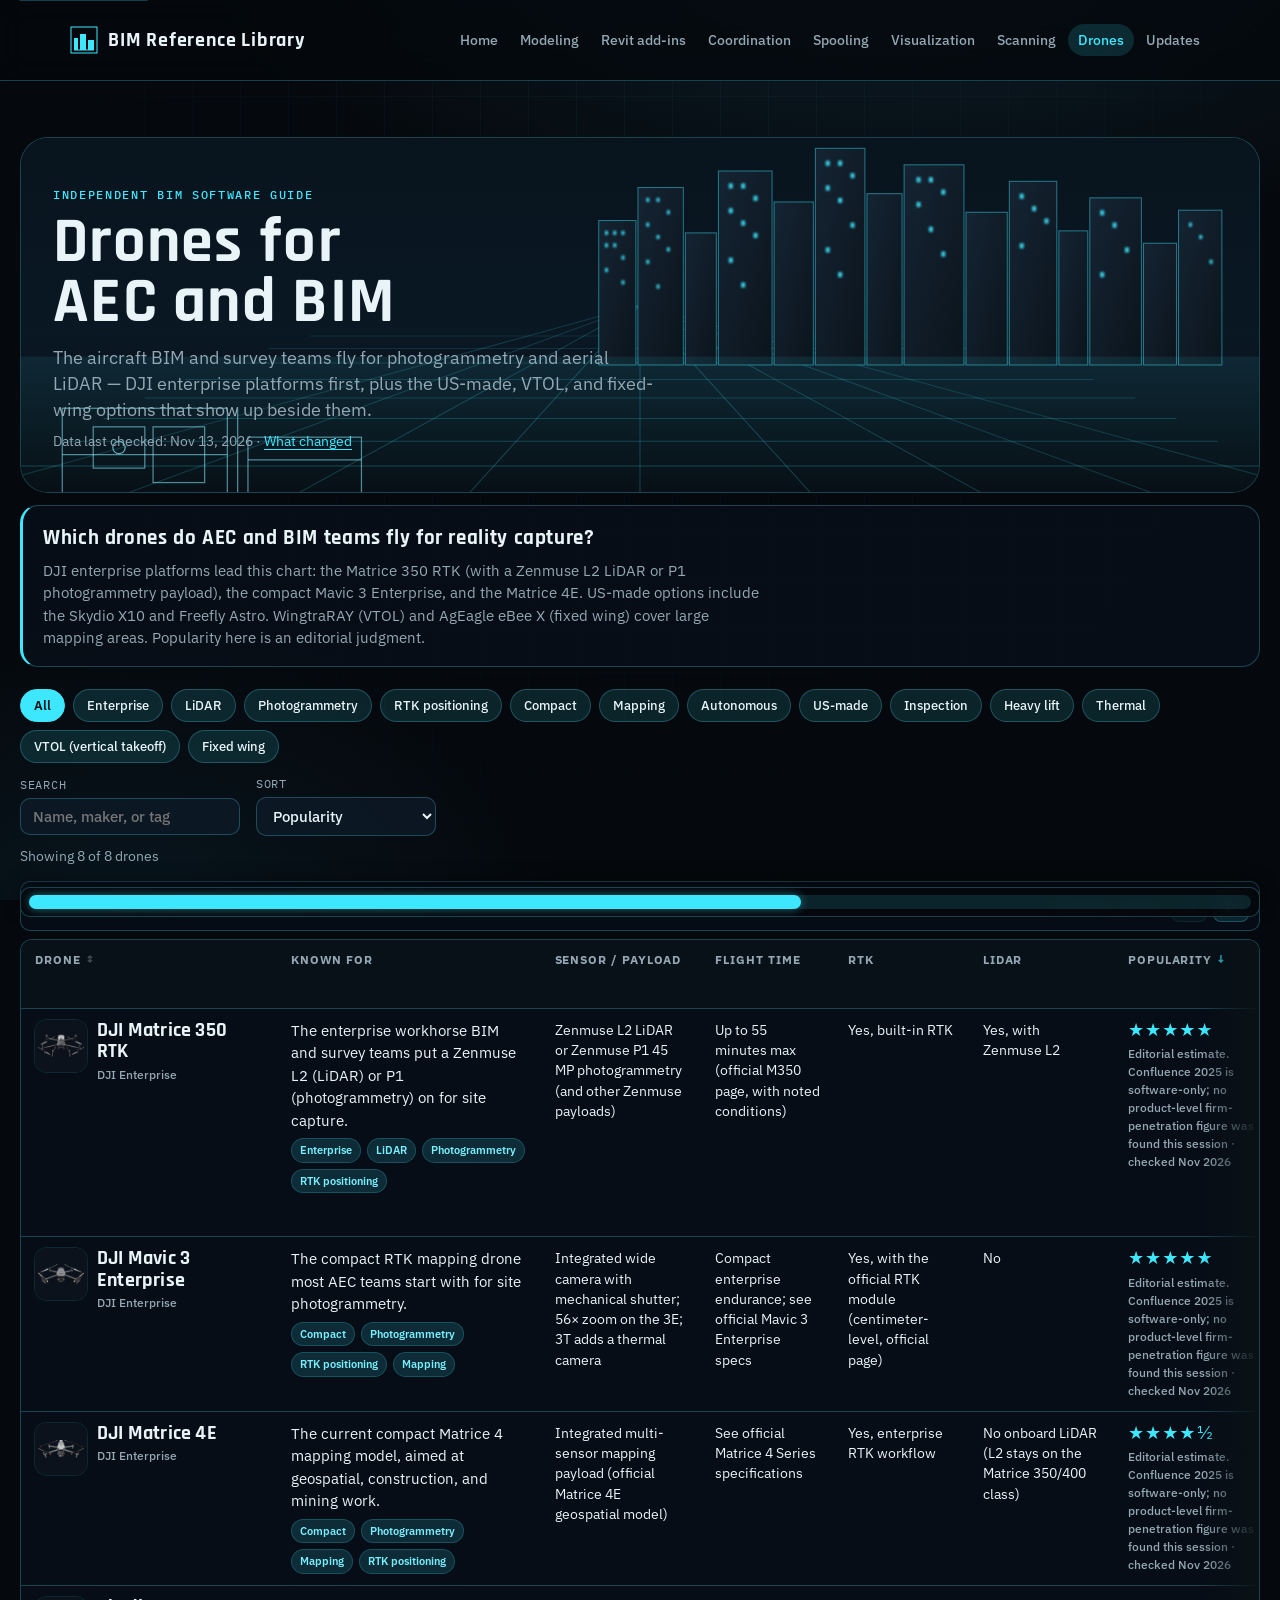
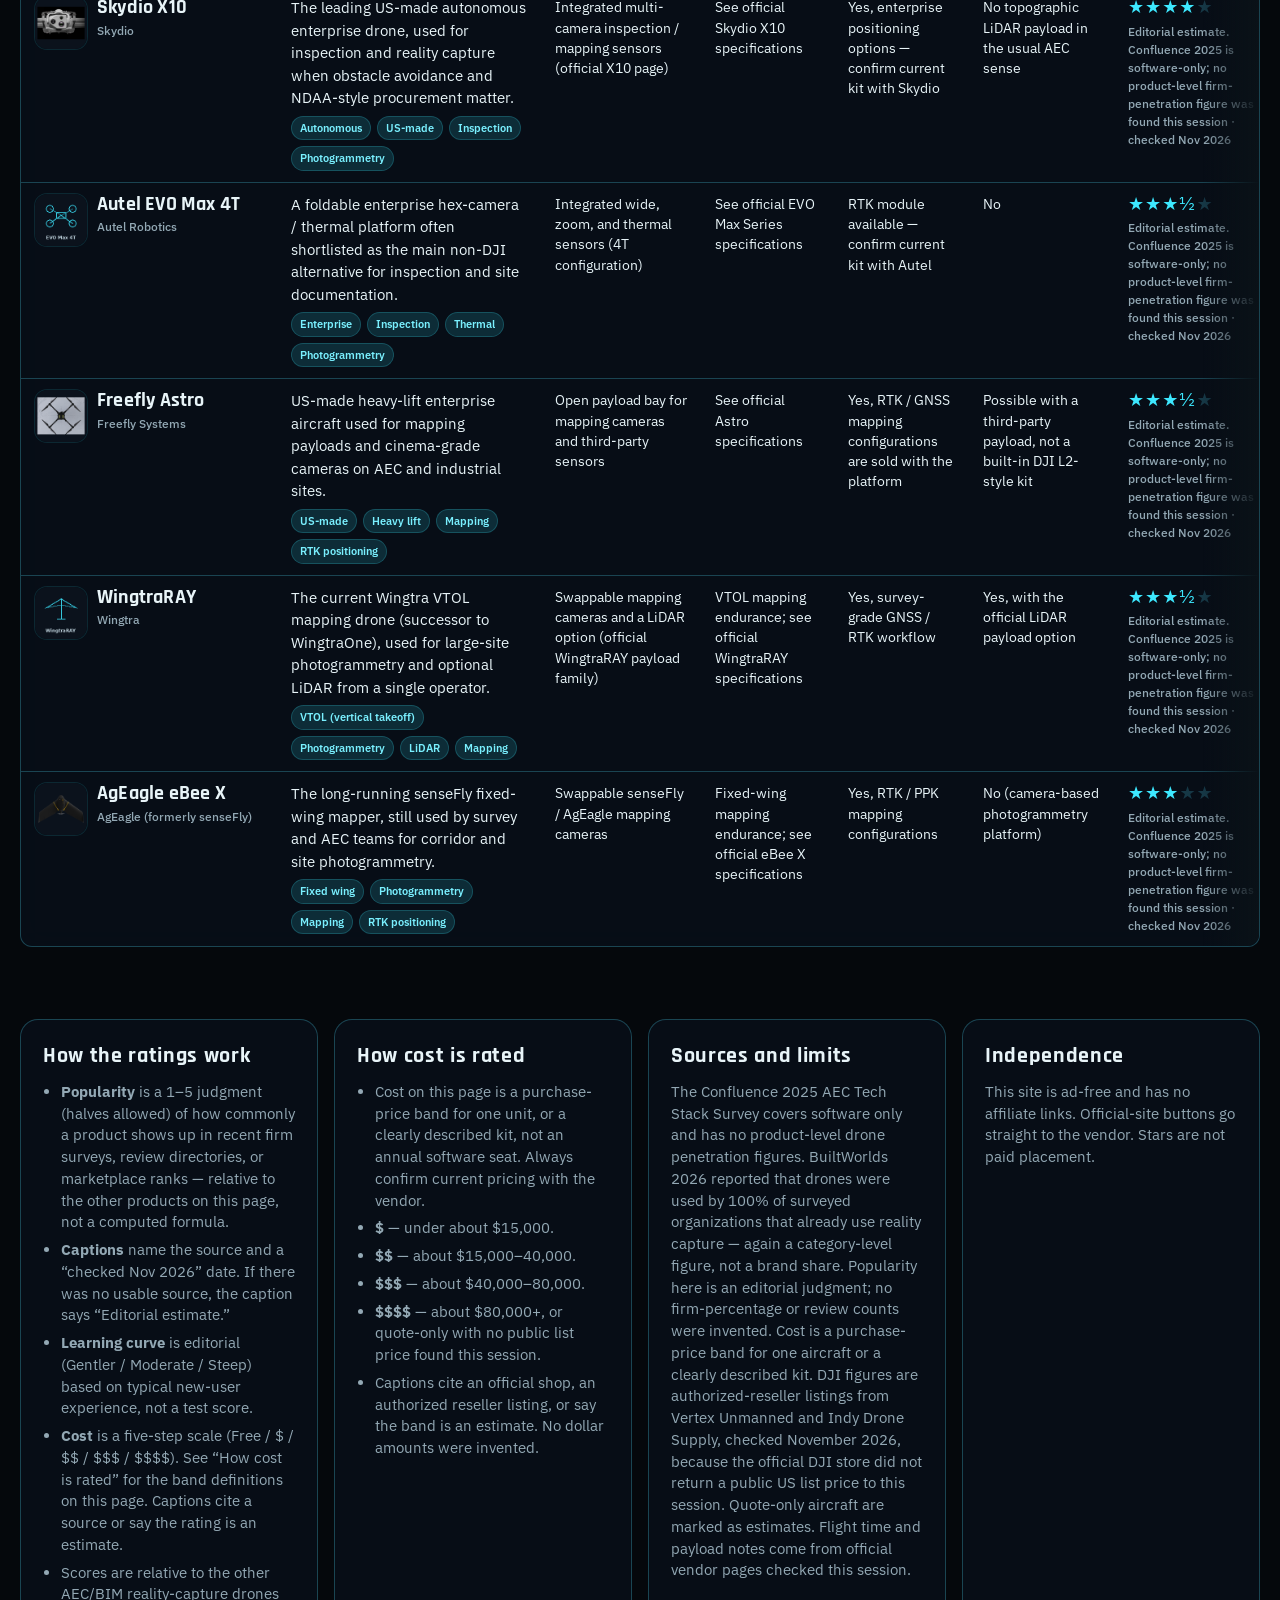
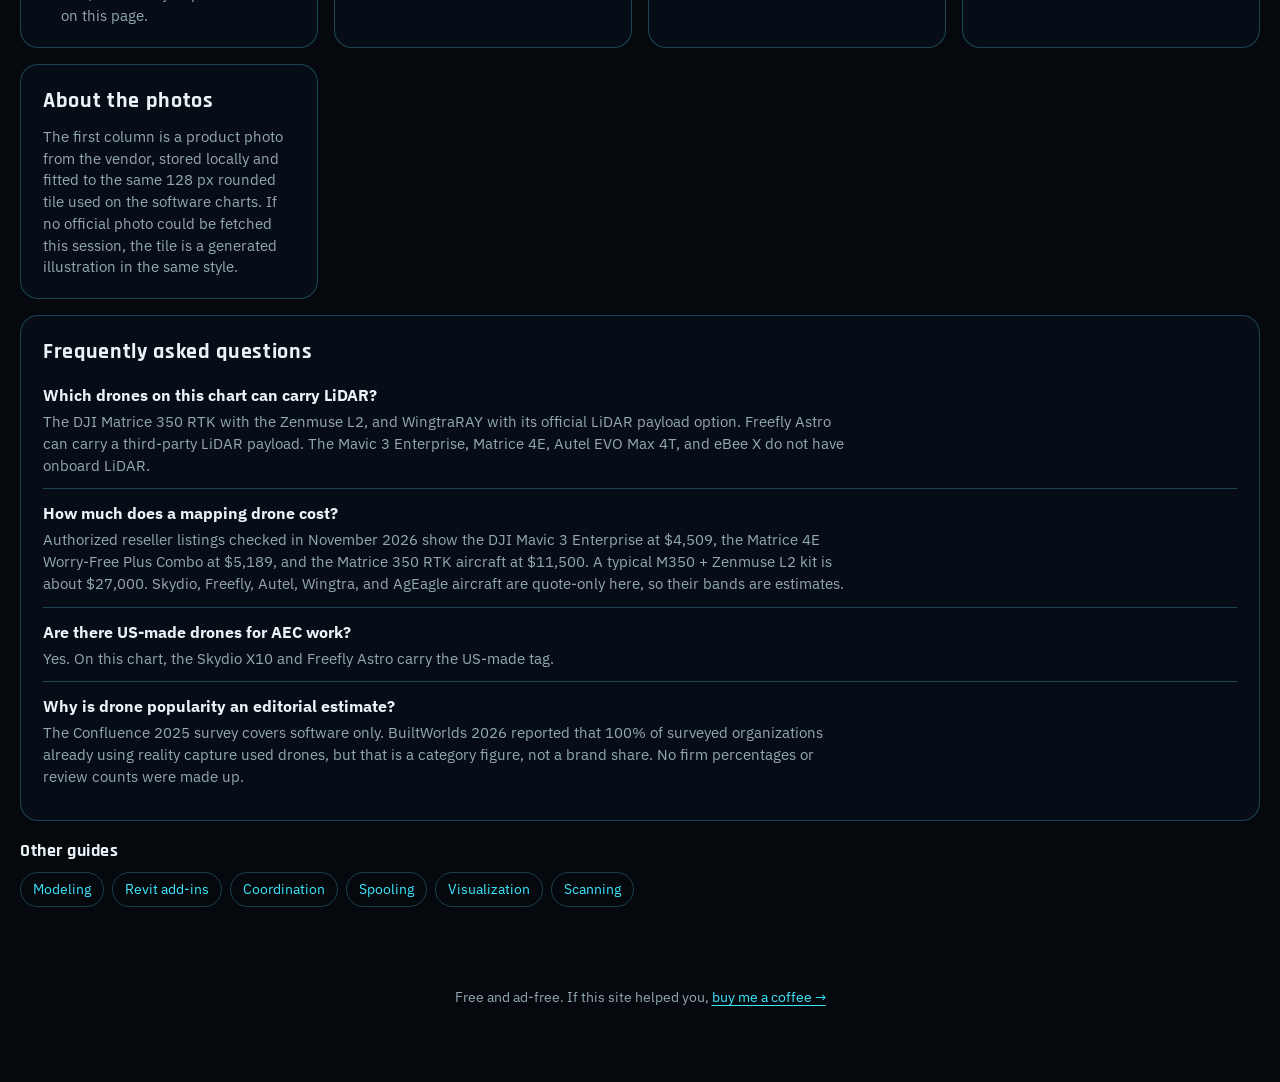
<file: drones.html>
<!doctype html>
<html lang="en">
<head>
<meta charset="utf-8">
<meta name="viewport" content="width=device-width,initial-scale=1,viewport-fit=cover">
<title>Drones for AEC &amp; BIM Compared: DJI Matrice, Skydio, Wingtra</title>
<meta name="description" content="Compare 8 reality-capture drones for AEC and BIM, including DJI Matrice 350 RTK, Mavic 3 Enterprise, Skydio X10, and WingtraRAY, on LiDAR, RTK, and cost.">
<link rel="canonical" href="https://bimchart.net/drones">
<meta property="og:type" content="article">
<meta property="og:site_name" content="BIM Reference Library">
<meta property="og:title" content="Drones for AEC &amp; BIM Compared: DJI Matrice, Skydio, Wingtra">
<meta property="og:description" content="Compare 8 reality-capture drones for AEC and BIM, including DJI Matrice 350 RTK, Mavic 3 Enterprise, Skydio X10, and WingtraRAY, on LiDAR, RTK, and cost.">
<meta property="og:url" content="https://bimchart.net/drones">
<meta property="og:image" content="https://bimchart.net/og-image.png">
<meta property="og:image:width" content="1200">
<meta property="og:image:height" content="630">
<meta property="og:image:alt" content="BIM Reference Library: a dark blueprint grid and city skyline">
<meta name="twitter:card" content="summary_large_image">
<meta name="twitter:title" content="Drones for AEC &amp; BIM Compared: DJI Matrice, Skydio, Wingtra">
<meta name="twitter:description" content="Compare 8 reality-capture drones for AEC and BIM, including DJI Matrice 350 RTK, Mavic 3 Enterprise, Skydio X10, and WingtraRAY, on LiDAR, RTK, and cost.">
<meta name="twitter:image" content="https://bimchart.net/og-image.png">
<meta name="twitter:image:alt" content="BIM Reference Library: a dark blueprint grid and city skyline">
<meta name="robots" content="index, follow, max-image-preview:large">
<meta name="theme-color" content="#05080c">
<link rel="icon" href="/favicon.ico" sizes="any">
<link rel="icon" href="/favicon.svg" type="image/svg+xml">
<link rel="apple-touch-icon" href="/apple-touch-icon.png">
<link rel="sitemap" type="application/xml" href="/sitemap.xml">
<link rel="preconnect" href="https://fonts.googleapis.com">
<link rel="preconnect" href="https://fonts.gstatic.com" crossorigin>
<link rel="stylesheet" href="https://fonts.googleapis.com/css2?family=IBM+Plex+Mono:wght@400;500&amp;family=IBM+Plex+Sans:wght@400;500;600;700&amp;family=Rajdhani:wght@600;700&amp;display=swap" media="print" onload="this.media='all'">
<noscript><link rel="stylesheet" href="https://fonts.googleapis.com/css2?family=IBM+Plex+Mono:wght@400;500&amp;family=IBM+Plex+Sans:wght@400;500;600;700&amp;family=Rajdhani:wght@600;700&amp;display=swap"></noscript>
<link rel="stylesheet" href="/theme.css?v=20261120a">
<script src="/nav.js?v=20261120a" defer></script>
<script type="application/ld+json">{"@context": "https://schema.org", "@graph": [{"@type": "WebSite", "@id": "https://bimchart.net/#website", "url": "https://bimchart.net/", "name": "BIM Reference Library", "alternateName": "bimchart.net", "inLanguage": "en", "description": "Free, ad-free comparison charts for BIM software and reality-capture hardware."}, {"@type": "CollectionPage", "@id": "https://bimchart.net/drones#webpage", "url": "https://bimchart.net/drones", "name": "Drones for AEC & BIM Compared: DJI Matrice, Skydio, Wingtra", "description": "Compare 8 reality-capture drones for AEC and BIM, including DJI Matrice 350 RTK, Mavic 3 Enterprise, Skydio X10, and WingtraRAY, on LiDAR, RTK, and cost.", "isPartOf": {"@id": "https://bimchart.net/#website"}, "inLanguage": "en", "dateModified": "2026-11-20", "breadcrumb": {"@id": "https://bimchart.net/drones#breadcrumb"}, "mainEntity": {"@id": "https://bimchart.net/drones#chart"}}, {"@type": "BreadcrumbList", "itemListElement": [{"@type": "ListItem", "position": 1, "name": "Home", "item": "https://bimchart.net/"}, {"@type": "ListItem", "position": 2, "name": "Drones for AEC and BIM", "item": "https://bimchart.net/drones"}], "@id": "https://bimchart.net/drones#breadcrumb"}, {"@type": "ItemList", "@id": "https://bimchart.net/drones#chart", "name": "Drones for AEC and BIM comparison chart", "numberOfItems": 8, "itemListOrder": "https://schema.org/ItemListOrderDescending", "itemListElement": [{"@type": "ListItem", "position": 1, "name": "DJI Matrice 350 RTK", "url": "https://bimchart.net/drones#p-dji-matrice-350-rtk"}, {"@type": "ListItem", "position": 2, "name": "DJI Mavic 3 Enterprise", "url": "https://bimchart.net/drones#p-dji-mavic-3-enterprise"}, {"@type": "ListItem", "position": 3, "name": "DJI Matrice 4E", "url": "https://bimchart.net/drones#p-dji-matrice-4e"}, {"@type": "ListItem", "position": 4, "name": "Skydio X10", "url": "https://bimchart.net/drones#p-skydio-x10"}, {"@type": "ListItem", "position": 5, "name": "Autel EVO Max 4T", "url": "https://bimchart.net/drones#p-autel-evo-max-4t"}, {"@type": "ListItem", "position": 6, "name": "Freefly Astro", "url": "https://bimchart.net/drones#p-freefly-astro"}, {"@type": "ListItem", "position": 7, "name": "WingtraRAY", "url": "https://bimchart.net/drones#p-wingtraray"}, {"@type": "ListItem", "position": 8, "name": "AgEagle eBee X", "url": "https://bimchart.net/drones#p-ageagle-ebee-x"}]}, {"@type": "Dataset", "@id": "https://bimchart.net/drones#dataset", "name": "Drones for AEC and BIM comparison data (BIM Reference Library)", "description": "Reality-capture, photogrammetry, and LiDAR drones commonly used by BIM and AEC firms for site survey and as-builts. One row per product (8 drones) with maker, what it is known for, popularity with a source caption, a cost band with a source caption, an editorial learning-curve rating, and pros and cons.", "url": "https://bimchart.net/drones", "isAccessibleForFree": true, "dateModified": "2026-11-13", "inLanguage": "en", "creator": {"@type": "Organization", "name": "BIM Reference Library", "url": "https://bimchart.net/"}, "variableMeasured": ["Drone", "Known for", "Sensor / payload", "Flight time", "RTK", "LiDAR", "Popularity (1–5)", "Cost (Free to $$$$)", "Learning curve (editorial rating)", "Pros and cons", "Official site"], "includedInDataCatalog": {"@type": "DataCatalog", "name": "BIM Reference Library", "url": "https://bimchart.net/"}}, {"@type": "FAQPage", "@id": "https://bimchart.net/drones#faq", "mainEntity": [{"@type": "Question", "name": "Which drones on this chart can carry LiDAR?", "acceptedAnswer": {"@type": "Answer", "text": "The DJI Matrice 350 RTK with the Zenmuse L2, and WingtraRAY with its official LiDAR payload option. Freefly Astro can carry a third-party LiDAR payload. The Mavic 3 Enterprise, Matrice 4E, Autel EVO Max 4T, and eBee X do not have onboard LiDAR."}}, {"@type": "Question", "name": "How much does a mapping drone cost?", "acceptedAnswer": {"@type": "Answer", "text": "Authorized reseller listings checked in November 2026 show the DJI Mavic 3 Enterprise at $4,509, the Matrice 4E Worry-Free Plus Combo at $5,189, and the Matrice 350 RTK aircraft at $11,500. A typical M350 + Zenmuse L2 kit is about $27,000. Skydio, Freefly, Autel, Wingtra, and AgEagle aircraft are quote-only here, so their bands are estimates."}}, {"@type": "Question", "name": "Are there US-made drones for AEC work?", "acceptedAnswer": {"@type": "Answer", "text": "Yes. On this chart, the Skydio X10 and Freefly Astro carry the US-made tag."}}, {"@type": "Question", "name": "Why is drone popularity an editorial estimate?", "acceptedAnswer": {"@type": "Answer", "text": "The Confluence 2025 survey covers software only. BuiltWorlds 2026 reported that 100% of surveyed organizations already using reality capture used drones, but that is a category figure, not a brand share. No firm percentages or review counts were made up."}}]}]}</script>
</head>
<body>
<div class="page-bg"></div>
<a class="skip" href="#main">Skip to content</a>
<nav class="topnav" aria-label="Primary">
  <div class="inner">
    <a class="brand" href="/">
      <svg width="28" height="28" viewBox="0 0 28 28" aria-hidden="true">
        <rect x="1" y="1" width="26" height="26" fill="none" stroke="#3de8ff" stroke-width="1"/>
        <path d="M4 24 V12 H8 V24 M10 24 V8 H16 V24 M18 24 V14 H24 V24" fill="#3de8ff"/>
        <path d="M4 24 H24" stroke="#3de8ff" fill="none"/>
      </svg>
      BIM Reference Library
    </a>
    <button type="button" class="nav-toggle" aria-expanded="false" aria-controls="primary-nav" aria-label="Open menu">
      <span class="nav-toggle-bars" aria-hidden="true"></span>
    </button>
    <ul id="primary-nav" class="nav-links"><li><a href="/">Home</a></li><li><a href="/modeling">Modeling</a></li><li><a href="/revit-addins">Revit add-ins</a></li><li><a href="/coordination">Coordination</a></li><li><a href="/spooling">Spooling</a></li><li><a href="/visualization">Visualization</a></li><li><a href="/scanning">Scanning</a></li><li><a href="/drones" aria-current="page">Drones</a></li><li><a href="/updates">Updates</a></li></ul>
  </div>
</nav>
<div class="wrap chart-wrap" id="main">
<header class="hero">
  <div class="hero-art"><svg class="hero-svg" viewBox="0 0 1200 420" preserveAspectRatio="xMidYMid slice" aria-hidden="true">
  <defs>
    <linearGradient id="sky" x1="0" y1="0" x2="0" y2="1">
      <stop offset="0%" stop-color="#07131c"/>
      <stop offset="55%" stop-color="#0a1824"/>
      <stop offset="100%" stop-color="#05080c"/>
    </linearGradient>
    <linearGradient id="glow" x1="0" y1="1" x2="0" y2="0">
      <stop offset="0%" stop-color="#3de8ff" stop-opacity="0.0"/>
      <stop offset="100%" stop-color="#3de8ff" stop-opacity="0.35"/>
    </linearGradient>
    <linearGradient id="bldg" x1="0" y1="0" x2="1" y2="1">
      <stop offset="0%" stop-color="#152433"/>
      <stop offset="100%" stop-color="#0b141c"/>
    </linearGradient>
    <filter id="soft"><feGaussianBlur stdDeviation="1.2"/></filter>
  </defs>
  <rect width="1200" height="420" fill="url(#sky)"/>
  <g stroke="#3de8ff" stroke-opacity="0.28" fill="none" stroke-width="1">
    <path d="M-80,410 L1280,410"/>
    <path d="M-40,382 L1240,382" stroke-opacity="0.26"/>
    <path d="M0,356 L1200,356" stroke-opacity="0.24"/>
    <path d="M40,332 L1160,332" stroke-opacity="0.22"/>
    <path d="M80,310 L1120,310" stroke-opacity="0.2"/>
    <path d="M120,290 L1080,290" stroke-opacity="0.18"/>
    <path d="M160,272 L1040,272" stroke-opacity="0.16"/>
    <path d="M200,256 L1000,256" stroke-opacity="0.14"/>
    <path d="M240,242 L960,242" stroke-opacity="0.12"/>
    <path d="M280,230 L920,230" stroke-opacity="0.1"/>
    <path d="M600,200 L-200,420" stroke-opacity="0.16"/>
    <path d="M600,200 L0,420" stroke-opacity="0.18"/>
    <path d="M600,200 L200,420" stroke-opacity="0.2"/>
    <path d="M600,200 L400,420" stroke-opacity="0.22"/>
    <path d="M600,200 L600,420" stroke-opacity="0.24"/>
    <path d="M600,200 L800,420" stroke-opacity="0.22"/>
    <path d="M600,200 L1000,420" stroke-opacity="0.2"/>
    <path d="M600,200 L1200,420" stroke-opacity="0.18"/>
    <path d="M600,200 L1400,420" stroke-opacity="0.16"/>
  </g>
  <g fill="none" stroke="#8cefff" stroke-opacity="0.55" stroke-width="1.2">
    <rect x="40" y="300" width="160" height="90"/>
    <rect x="70" y="318" width="50" height="40"/>
    <rect x="128" y="318" width="50" height="54"/>
    <circle cx="95" cy="338" r="6" stroke-opacity="0.7"/>
    <path d="M40,345 H200"/>
    <path d="M210,300 v90"/>
    <rect x="220" y="328" width="110" height="62"/>
    <path d="M220,350 h110"/>
    <path d="M70,410 h280" stroke-opacity="0.35"/>
    <path d="M70,410 v-8 M140,410 v-8 M210,410 v-8 M280,410 v-8" stroke-opacity="0.4"/>
  </g>
  <g fill="url(#bldg)" stroke="#3de8ff" stroke-opacity="0.45" stroke-width="1">
    <rect x="560" y="118" width="36" height="140"/>
    <rect x="598" y="86" width="44" height="172"/>
    <rect x="644" y="130" width="30" height="128"/>
    <rect x="676" y="70" width="52" height="188"/>
    <rect x="730" y="100" width="38" height="158"/>
    <rect x="770" y="48" width="48" height="210"/>
    <rect x="820" y="92" width="34" height="166"/>
    <rect x="856" y="64" width="58" height="194"/>
    <rect x="916" y="110" width="40" height="148"/>
    <rect x="958" y="80" width="46" height="178"/>
    <rect x="1006" y="128" width="28" height="130"/>
    <rect x="1036" y="96" width="50" height="162"/>
    <rect x="1088" y="140" width="32" height="118"/>
    <rect x="1122" y="108" width="42" height="150"/>
  </g>
  <g fill="#3de8ff" filter="url(#soft)" opacity="0.85">
    <rect x="566" y="128" width="3" height="4"/><rect x="574" y="128" width="3" height="4"/>
    <rect x="582" y="128" width="3" height="4"/><rect x="566" y="140" width="3" height="4"/>
    <rect x="574" y="140" width="3" height="4"/><rect x="582" y="152" width="3" height="4"/>
    <rect x="566" y="164" width="3" height="4"/><rect x="582" y="176" width="3" height="4"/>
    <rect x="606" y="96" width="3" height="4"/><rect x="616" y="96" width="3" height="4"/>
    <rect x="626" y="108" width="3" height="4"/><rect x="606" y="120" width="3" height="4"/>
    <rect x="616" y="132" width="3" height="4"/><rect x="626" y="144" width="3" height="4"/>
    <rect x="606" y="156" width="3" height="4"/><rect x="616" y="180" width="3" height="4"/>
    <rect x="686" y="82" width="4" height="5"/><rect x="698" y="82" width="4" height="5"/>
    <rect x="710" y="94" width="4" height="5"/><rect x="686" y="106" width="4" height="5"/>
    <rect x="698" y="118" width="4" height="5"/><rect x="710" y="130" width="4" height="5"/>
    <rect x="686" y="154" width="4" height="5"/><rect x="698" y="178" width="4" height="5"/>
    <rect x="780" y="60" width="4" height="5"/><rect x="792" y="60" width="4" height="5"/>
    <rect x="804" y="72" width="4" height="5"/><rect x="780" y="84" width="4" height="5"/>
    <rect x="792" y="96" width="4" height="5"/><rect x="804" y="120" width="4" height="5"/>
    <rect x="780" y="144" width="4" height="5"/><rect x="792" y="168" width="4" height="5"/>
    <rect x="868" y="76" width="4" height="5"/><rect x="880" y="76" width="4" height="5"/>
    <rect x="892" y="88" width="4" height="5"/><rect x="868" y="100" width="4" height="5"/>
    <rect x="880" y="124" width="4" height="5"/><rect x="892" y="148" width="4" height="5"/>
    <rect x="968" y="92" width="4" height="5"/><rect x="980" y="104" width="4" height="5"/>
    <rect x="992" y="116" width="4" height="5"/><rect x="968" y="140" width="4" height="5"/>
    <rect x="1046" y="108" width="4" height="5"/><rect x="1058" y="120" width="4" height="5"/>
    <rect x="1070" y="144" width="4" height="5"/><rect x="1046" y="168" width="4" height="5"/>
    <rect x="1132" y="120" width="3" height="4"/><rect x="1142" y="132" width="3" height="4"/>
    <rect x="1152" y="156" width="3" height="4"/>
  </g>
  <rect x="0" y="250" width="1200" height="170" fill="url(#glow)" opacity="0.25"/>
</svg>
</div>
  <div class="hero-copy">
    <span class="eyebrow">Independent BIM software guide</span>
    <h1>Drones for AEC and BIM</h1>
    <p class="lede">The aircraft BIM and survey teams fly for photogrammetry and aerial LiDAR — DJI enterprise platforms first, plus the US-made, VTOL, and fixed-wing options that show up beside them.</p>
    <p class="checked">Data last checked: <time datetime="2026-11-13">Nov 13, 2026</time> · <a href="/updates">What changed</a></p>
  </div>
</header>
  <section class="intro" aria-labelledby="intro-h">
    <h2 id="intro-h">Which drones do AEC and BIM teams fly for reality capture?</h2>
    <p>DJI enterprise platforms lead this chart: the Matrice 350 RTK (with a Zenmuse L2 LiDAR or P1 photogrammetry payload), the compact Mavic 3 Enterprise, and the Matrice 4E. US-made options include the Skydio X10 and Freefly Astro. WingtraRAY (VTOL) and AgEagle eBee X (fixed wing) cover large mapping areas. Popularity here is an editorial judgment.</p>
  </section>
  <div id="catalog">
  <div class="toolbar">
    <div class="chips" role="group" aria-label="Filter"><button class="chip" data-f="all" aria-pressed="true">All</button>
<button class="chip" data-f="Enterprise" aria-pressed="false">Enterprise</button>
<button class="chip" data-f="LiDAR" aria-pressed="false">LiDAR</button>
<button class="chip" data-f="Photogrammetry" aria-pressed="false">Photogrammetry</button>
<button class="chip" data-f="RTK positioning" aria-pressed="false">RTK positioning</button>
<button class="chip" data-f="Compact" aria-pressed="false">Compact</button>
<button class="chip" data-f="Mapping" aria-pressed="false">Mapping</button>
<button class="chip" data-f="Autonomous" aria-pressed="false">Autonomous</button>
<button class="chip" data-f="US-made" aria-pressed="false">US-made</button>
<button class="chip" data-f="Inspection" aria-pressed="false">Inspection</button>
<button class="chip" data-f="Heavy lift" aria-pressed="false">Heavy lift</button>
<button class="chip" data-f="Thermal" aria-pressed="false">Thermal</button>
<button class="chip" data-f="VTOL (vertical takeoff)" aria-pressed="false">VTOL (vertical takeoff)</button>
<button class="chip" data-f="Fixed wing" aria-pressed="false">Fixed wing</button></div>
    <label class="search">Search
      <input type="search" id="search" placeholder="Name, maker, or tag" autocomplete="off">
    </label>
    <label class="sort">Sort
      <select id="sort">
        <option value="pop">Popularity</option>
        <option value="name">Name</option>
        <option value="cost-asc">Cost: cheapest first</option>
        <option value="cost-desc">Cost: priciest first</option>
      </select>
    </label>
  </div>
  <p class="count" id="count">Showing 8 of 8 drones</p>
  <div class="table-box">
    <table class="chart chart-wide">
      <thead>
        <tr>
          <th><button type="button" class="th-btn" data-k="name">Drone</button></th>
          <th>Known for</th>
          <th>Sensor / payload</th>
          <th>Flight time</th>
          <th>RTK</th>
          <th>LiDAR</th>
          <th><button type="button" class="th-btn" data-k="pop">Popularity</button></th>
          <th><button type="button" class="th-btn" data-k="cost">Cost</button></th>
          <th class="learn-th">Learning curve<span class="th-note">editorial rating</span></th>
          <th>Pros &amp; cons</th>
          <th>Official site</th>
        </tr>
      </thead>
      <tbody id="rows"><tr id="p-dji-matrice-350-rtk"><td class="prod-cell"><div class="prod"><img class="app-icon" src="/icons/dji-m350.png" width="52" height="52" alt="" loading="lazy" decoding="async"><div><span class="cart">DJI Matrice 350 RTK</span><span class="year">DJI Enterprise</span></div></div></td><td class="purpose">The enterprise workhorse BIM and survey teams put a Zenmuse L2 (LiDAR) or P1 (photogrammetry) on for site capture.<div class="tags"><span class="tag">Enterprise</span><span class="tag">LiDAR</span><span class="tag">Photogrammetry</span><span class="tag">RTK positioning</span></div></td><td class="hw">Zenmuse L2 LiDAR or Zenmuse P1 45 MP photogrammetry (and other Zenmuse payloads)</td><td class="hw">Up to 55 minutes max (official M350 page, with noted conditions)</td><td class="hw">Yes, built-in RTK</td><td class="hw">Yes, with Zenmuse L2</td><td><span class="starline" aria-label="5 out of 5"><span class="stars">★★★★★</span><span class="stars off"></span></span><span class="sub">Editorial estimate. Confluence 2025 is software-only; no product-level firm-penetration figure was found this session · checked Nov 2026</span></td><td><span class="costline" aria-label="2 of 4"><span class="cost-on">$$</span><span class="cost-off">$$</span></span><span class="sub">Authorized reseller listings, checked Nov 2026: Matrice 350 RTK aircraft $11,500 (store.vertexunmanned.com) / $11,129 drone-only (indydronesupply.com); Zenmuse L2 $15,490 and Zenmuse P1 $6,500 (Vertex). Rated on a typical aircraft + L2 kit (about $27,000).</span></td><td>Moderate</td><td class="purpose"><div class="pc"><span class="pro">+ IP55 airframe, long endurance, and the standard mount for L2 / P1 site work</span><span class="con">− A full LiDAR kit is a much larger check than the aircraft alone, and US availability is through dealers</span></div></td><td><a class="official" href="https://enterprise.dji.com/matrice-350-rtk" rel="noopener noreferrer">Official site →</a></td></tr><tr id="p-dji-mavic-3-enterprise"><td class="prod-cell"><div class="prod"><img class="app-icon" src="/icons/dji-mavic-3e.png" width="52" height="52" alt="" loading="lazy" decoding="async"><div><span class="cart">DJI Mavic 3 Enterprise</span><span class="year">DJI Enterprise</span></div></div></td><td class="purpose">The compact RTK mapping drone most AEC teams start with for site photogrammetry.<div class="tags"><span class="tag">Compact</span><span class="tag">Photogrammetry</span><span class="tag">RTK positioning</span><span class="tag">Mapping</span></div></td><td class="hw">Integrated wide camera with mechanical shutter; 56× zoom on the 3E; 3T adds a thermal camera</td><td class="hw">Compact enterprise endurance; see official Mavic 3 Enterprise specs</td><td class="hw">Yes, with the official RTK module (centimeter-level, official page)</td><td class="hw">No</td><td><span class="starline" aria-label="5 out of 5"><span class="stars">★★★★★</span><span class="stars off"></span></span><span class="sub">Editorial estimate. Confluence 2025 is software-only; no product-level firm-penetration figure was found this session · checked Nov 2026</span></td><td><span class="costline" aria-label="1 of 4"><span class="cost-on">$</span><span class="cost-off">$$$</span></span><span class="sub">Authorized reseller Vertex Unmanned lists the DJI Mavic 3 Enterprise at $4,509 (store.vertexunmanned.com, checked Nov 2026).</span></td><td>Gentler</td><td class="purpose"><div class="pc"><span class="pro">+ Portable, RTK-capable, and the usual first mapping drone in a BIM/survey kit</span><span class="con">− No native LiDAR payload; larger or vegetated sites may need an L2-class system</span></div></td><td><a class="official" href="https://enterprise.dji.com/mavic-3-enterprise" rel="noopener noreferrer">Official site →</a></td></tr><tr id="p-dji-matrice-4e"><td class="prod-cell"><div class="prod"><img class="app-icon" src="/icons/dji-matrice-4e.png" width="52" height="52" alt="" loading="lazy" decoding="async"><div><span class="cart">DJI Matrice 4E</span><span class="year">DJI Enterprise</span></div></div></td><td class="purpose">The current compact Matrice 4 mapping model, aimed at geospatial, construction, and mining work.<div class="tags"><span class="tag">Compact</span><span class="tag">Photogrammetry</span><span class="tag">Mapping</span><span class="tag">RTK positioning</span></div></td><td class="hw">Integrated multi-sensor mapping payload (official Matrice 4E geospatial model)</td><td class="hw">See official Matrice 4 Series specifications</td><td class="hw">Yes, enterprise RTK workflow</td><td class="hw">No onboard LiDAR (L2 stays on the Matrice 350/400 class)</td><td><span class="starline" aria-label="4.5 out of 5"><span class="stars">★★★★½</span><span class="stars off"></span></span><span class="sub">Editorial estimate. Confluence 2025 is software-only; no product-level firm-penetration figure was found this session · checked Nov 2026</span></td><td><span class="costline" aria-label="1 of 4"><span class="cost-on">$</span><span class="cost-off">$$$</span></span><span class="sub">Authorized reseller Vertex Unmanned lists the DJI Matrice 4E Worry-Free Plus Combo at $5,189 (store.vertexunmanned.com, checked Nov 2026).</span></td><td>Moderate</td><td class="purpose"><div class="pc"><span class="pro">+ Newer compact flagship for mapping, with the usual DJI Terra / enterprise workflow</span><span class="con">− Newer than the Mavic 3E, so fleet standards and used-market supply are still catching up</span></div></td><td><a class="official" href="https://enterprise.dji.com/matrice-4-series" rel="noopener noreferrer">Official site →</a></td></tr><tr id="p-skydio-x10"><td class="prod-cell"><div class="prod"><img class="app-icon" src="/icons/skydio-x10.png" width="52" height="52" alt="" loading="lazy" decoding="async"><div><span class="cart">Skydio X10</span><span class="year">Skydio</span></div></div></td><td class="purpose">The leading US-made autonomous enterprise drone, used for inspection and reality capture when obstacle avoidance and NDAA-style procurement matter.<div class="tags"><span class="tag">Autonomous</span><span class="tag">US-made</span><span class="tag">Inspection</span><span class="tag">Photogrammetry</span></div></td><td class="hw">Integrated multi-camera inspection / mapping sensors (official X10 page)</td><td class="hw">See official Skydio X10 specifications</td><td class="hw">Yes, enterprise positioning options — confirm current kit with Skydio</td><td class="hw">No topographic LiDAR payload in the usual AEC sense</td><td><span class="starline" aria-label="4 out of 5"><span class="stars">★★★★</span><span class="stars off">★</span></span><span class="sub">Editorial estimate. Confluence 2025 is software-only; no product-level firm-penetration figure was found this session · checked Nov 2026</span></td><td><span class="costline" aria-label="2 of 4"><span class="cost-on">$$</span><span class="cost-off">$$</span></span><span class="sub">Vendor quotes; no public list price was found this session. Band is an editorial estimate, not an invented dollar amount · checked Nov 2026</span></td><td>Moderate</td><td class="purpose"><div class="pc"><span class="pro">+ Excellent autonomy and a US-made alternative to DJI for inspection and documentation</span><span class="con">− Quote-only this session, and it is not a drop-in L2 LiDAR mapping platform</span></div></td><td><a class="official" href="https://www.skydio.com/x10" rel="noopener noreferrer">Official site →</a></td></tr><tr id="p-autel-evo-max-4t"><td class="prod-cell"><div class="prod"><img class="app-icon" src="/icons/autel-evo-max-4t.png" width="52" height="52" alt="" loading="lazy" decoding="async"><div><span class="cart">Autel EVO Max 4T</span><span class="year">Autel Robotics</span></div></div></td><td class="purpose">A foldable enterprise hex-camera / thermal platform often shortlisted as the main non-DJI alternative for inspection and site documentation.<div class="tags"><span class="tag">Enterprise</span><span class="tag">Inspection</span><span class="tag">Thermal</span><span class="tag">Photogrammetry</span></div></td><td class="hw">Integrated wide, zoom, and thermal sensors (4T configuration)</td><td class="hw">See official EVO Max Series specifications</td><td class="hw">RTK module available — confirm current kit with Autel</td><td class="hw">No</td><td><span class="starline" aria-label="3.5 out of 5"><span class="stars">★★★½</span><span class="stars off">★</span></span><span class="sub">Editorial estimate. Confluence 2025 is software-only; no product-level firm-penetration figure was found this session · checked Nov 2026</span></td><td><span class="costline" aria-label="1 of 4"><span class="cost-on">$</span><span class="cost-off">$$$</span></span><span class="sub">Vendor quotes; no public list price was found this session. Band is an editorial estimate, not an invented dollar amount · checked Nov 2026</span></td><td>Moderate</td><td class="purpose"><div class="pc"><span class="pro">+ A capable, widely sold alternative when teams do not want a DJI airframe</span><span class="con">− No official public USD list price or clean product packshot was fetched this session</span></div></td><td><a class="official" href="https://www.autelrobotics.com/" rel="noopener noreferrer">Official site →</a></td></tr><tr id="p-freefly-astro"><td class="prod-cell"><div class="prod"><img class="app-icon" src="/icons/freefly-astro.png" width="52" height="52" alt="" loading="lazy" decoding="async"><div><span class="cart">Freefly Astro</span><span class="year">Freefly Systems</span></div></div></td><td class="purpose">US-made heavy-lift enterprise aircraft used for mapping payloads and cinema-grade cameras on AEC and industrial sites.<div class="tags"><span class="tag">US-made</span><span class="tag">Heavy lift</span><span class="tag">Mapping</span><span class="tag">RTK positioning</span></div></td><td class="hw">Open payload bay for mapping cameras and third-party sensors</td><td class="hw">See official Astro specifications</td><td class="hw">Yes, RTK / GNSS mapping configurations are sold with the platform</td><td class="hw">Possible with a third-party payload, not a built-in DJI L2-style kit</td><td><span class="starline" aria-label="3.5 out of 5"><span class="stars">★★★½</span><span class="stars off">★</span></span><span class="sub">Editorial estimate. Confluence 2025 is software-only; no product-level firm-penetration figure was found this session · checked Nov 2026</span></td><td><span class="costline" aria-label="2 of 4"><span class="cost-on">$$</span><span class="cost-off">$$</span></span><span class="sub">Vendor quotes; no public list price was found this session. Band is an editorial estimate, not an invented dollar amount · checked Nov 2026</span></td><td>Moderate</td><td class="purpose"><div class="pc"><span class="pro">+ US-built, flexible payloads, and a serious alternative when DJI is not an option</span><span class="con">− Quote-only this session; less turnkey than a DJI L2/P1 kit</span></div></td><td><a class="official" href="https://freeflysystems.com/astro" rel="noopener noreferrer">Official site →</a></td></tr><tr id="p-wingtraray"><td class="prod-cell"><div class="prod"><img class="app-icon" src="/icons/wingtra-ray.png" width="52" height="52" alt="" loading="lazy" decoding="async"><div><span class="cart">WingtraRAY</span><span class="year">Wingtra</span></div></div></td><td class="purpose">The current Wingtra VTOL mapping drone (successor to WingtraOne), used for large-site photogrammetry and optional LiDAR from a single operator.<div class="tags"><span class="tag">VTOL (vertical takeoff)</span><span class="tag">Photogrammetry</span><span class="tag">LiDAR</span><span class="tag">Mapping</span></div></td><td class="hw">Swappable mapping cameras and a LiDAR option (official WingtraRAY payload family)</td><td class="hw">VTOL mapping endurance; see official WingtraRAY specifications</td><td class="hw">Yes, survey-grade GNSS / RTK workflow</td><td class="hw">Yes, with the official LiDAR payload option</td><td><span class="starline" aria-label="3.5 out of 5"><span class="stars">★★★½</span><span class="stars off">★</span></span><span class="sub">Editorial estimate. Confluence 2025 is software-only; no product-level firm-penetration figure was found this session · checked Nov 2026</span></td><td><span class="costline" aria-label="3 of 4"><span class="cost-on">$$$</span><span class="cost-off">$</span></span><span class="sub">Vendor quotes; no public list price was found this session. Band is an editorial estimate, not an invented dollar amount · checked Nov 2026</span></td><td>Moderate</td><td class="purpose"><div class="pc"><span class="pro">+ Covers large corridors and sites more efficiently than a multirotor, with a survey-grade workflow</span><span class="con">− Quote-only this session, and VTOL ops are a different skill than a Mavic-class aircraft</span></div></td><td><a class="official" href="https://wingtra.com/mapping-drone-wingtraone/" rel="noopener noreferrer">Official site →</a></td></tr><tr id="p-ageagle-ebee-x"><td class="prod-cell"><div class="prod"><img class="app-icon" src="/icons/ebee-x.png" width="52" height="52" alt="" loading="lazy" decoding="async"><div><span class="cart">AgEagle eBee X</span><span class="year">AgEagle (formerly senseFly)</span></div></div></td><td class="purpose">The long-running senseFly fixed-wing mapper, still used by survey and AEC teams for corridor and site photogrammetry.<div class="tags"><span class="tag">Fixed wing</span><span class="tag">Photogrammetry</span><span class="tag">Mapping</span><span class="tag">RTK positioning</span></div></td><td class="hw">Swappable senseFly / AgEagle mapping cameras</td><td class="hw">Fixed-wing mapping endurance; see official eBee X specifications</td><td class="hw">Yes, RTK / PPK mapping configurations</td><td class="hw">No (camera-based photogrammetry platform)</td><td><span class="starline" aria-label="3 out of 5"><span class="stars">★★★</span><span class="stars off">★★</span></span><span class="sub">Editorial estimate. Confluence 2025 is software-only; no product-level firm-penetration figure was found this session · checked Nov 2026</span></td><td><span class="costline" aria-label="2 of 4"><span class="cost-on">$$</span><span class="cost-off">$$</span></span><span class="sub">Vendor quotes; no public list price was found this session. Band is an editorial estimate, not an invented dollar amount · checked Nov 2026</span></td><td>Moderate</td><td class="purpose"><div class="pc"><span class="pro">+ Efficient coverage of large sites, with a long official/senseFly heritage in survey shops</span><span class="con">− Fixed-wing ops need more space than a VTOL or multirotor; quote-only this session</span></div></td><td><a class="official" href="https://eaglenxt.com/" rel="noopener noreferrer">Official site →</a></td></tr></tbody>
    </table>
  </div>
  </div>
  <div class="notes">
    <section>
      <h2>How the ratings work</h2>
      <ul>
<li><strong>Popularity</strong> is a 1–5 judgment (halves allowed) of how commonly a product shows up in recent firm surveys, review directories, or marketplace ranks — relative to the other products on this page, not a computed formula.</li>
<li><strong>Captions</strong> name the source and a “checked Nov 2026” date. If there was no usable source, the caption says “Editorial estimate.”</li>
<li><strong>Learning curve</strong> is editorial (Gentler / Moderate / Steep) based on typical new-user experience, not a test score.</li>
<li><strong>Cost</strong> is a five-step scale (Free / $ / $$ / $$$ / $$$$). See “How cost is rated” for the band definitions on this page. Captions cite a source or say the rating is an estimate.</li>
<li>Scores are relative to the other AEC/BIM reality-capture drones on this page.</li></ul>
    </section>
    <section>
      <h2>How cost is rated</h2>
      <ul>
        <li>Cost on this page is a purchase-price band for one unit, or a clearly described kit, not an annual software seat. Always confirm current pricing with the vendor.</li>
        <li><strong>$</strong> — under about $15,000.</li>
        <li><strong>$$</strong> — about $15,000–40,000.</li>
        <li><strong>$$$</strong> — about $40,000–80,000.</li>
        <li><strong>$$$$</strong> — about $80,000+, or quote-only with no public list price found this session.</li>
        <li>Captions cite an official shop, an authorized reseller listing, or say the band is an estimate. No dollar amounts were invented.</li>
      </ul>
    </section>
    <section>
      <h2>Sources and limits</h2>
      <p>The Confluence 2025 AEC Tech Stack Survey covers software only and has no product-level drone penetration figures. BuiltWorlds 2026 reported that drones were used by 100% of surveyed organizations that already use reality capture — again a category-level figure, not a brand share. Popularity here is an editorial judgment; no firm-percentage or review counts were invented. Cost is a purchase-price band for one aircraft or a clearly described kit. DJI figures are authorized-reseller listings from Vertex Unmanned and Indy Drone Supply, checked November 2026, because the official DJI store did not return a public US list price to this session. Quote-only aircraft are marked as estimates. Flight time and payload notes come from official vendor pages checked this session.</p>
    </section>
    <section>
      <h2>Independence</h2>
      <p>This site is ad-free and has no affiliate links. Official-site buttons go straight to the vendor. Stars are not paid placement.</p>
    </section>
    <section>
      <h2>About the photos</h2>
      <p>The first column is a product photo from the vendor, stored locally and fitted to the same 128 px rounded tile used on the software charts. If no official photo could be fetched this session, the tile is a generated illustration in the same style.</p>
    </section>
  </div>
  <section class="faq" id="faq" aria-labelledby="faq-h">
    <h2 id="faq-h">Frequently asked questions</h2>
    <div class="faq-item">
      <h3>Which drones on this chart can carry LiDAR?</h3>
      <p>The DJI Matrice 350 RTK with the Zenmuse L2, and WingtraRAY with its official LiDAR payload option. Freefly Astro can carry a third-party LiDAR payload. The Mavic 3 Enterprise, Matrice 4E, Autel EVO Max 4T, and eBee X do not have onboard LiDAR.</p>
    </div>
    <div class="faq-item">
      <h3>How much does a mapping drone cost?</h3>
      <p>Authorized reseller listings checked in November 2026 show the DJI Mavic 3 Enterprise at $4,509, the Matrice 4E Worry-Free Plus Combo at $5,189, and the Matrice 350 RTK aircraft at $11,500. A typical M350 + Zenmuse L2 kit is about $27,000. Skydio, Freefly, Autel, Wingtra, and AgEagle aircraft are quote-only here, so their bands are estimates.</p>
    </div>
    <div class="faq-item">
      <h3>Are there US-made drones for AEC work?</h3>
      <p>Yes. On this chart, the Skydio X10 and Freefly Astro carry the US-made tag.</p>
    </div>
    <div class="faq-item">
      <h3>Why is drone popularity an editorial estimate?</h3>
      <p>The Confluence 2025 survey covers software only. BuiltWorlds 2026 reported that 100% of surveyed organizations already using reality capture used drones, but that is a category figure, not a brand share. No firm percentages or review counts were made up.</p>
    </div>
  </section>
  <nav class="related" aria-label="Other guides"><h2>Other guides</h2><ul><li><a href="/modeling">Modeling</a></li><li><a href="/revit-addins">Revit add-ins</a></li><li><a href="/coordination">Coordination</a></li><li><a href="/spooling">Spooling</a></li><li><a href="/visualization">Visualization</a></li><li><a href="/scanning">Scanning</a></li></ul></nav>
</div>
<footer class="site-footer">
<p class="kofi">Free and ad-free. If this site helped you, <a href="https://ko-fi.com/marcustravis" target="_blank" rel="noopener">buy me a coffee →</a></p>
</footer>

<script src="/app.js?v=20261120a"></script>
<script src="/scroll-hint.js?v=20261120a"></script>
<script>
const DATA = [{"id": "p-dji-matrice-350-rtk", "name": "DJI Matrice 350 RTK", "maker": "DJI Enterprise", "knownFor": "The enterprise workhorse BIM and survey teams put a Zenmuse L2 (LiDAR) or P1 (photogrammetry) on for site capture.", "tags": ["Enterprise", "LiDAR", "Photogrammetry", "RTK positioning"], "price": null, "pop": 5, "popCaption": "Editorial estimate. Confluence 2025 is software-only; no product-level firm-penetration figure was found this session · checked Nov 2026", "cost": 2, "costCaption": "Authorized reseller listings, checked Nov 2026: Matrice 350 RTK aircraft $11,500 (store.vertexunmanned.com) / $11,129 drone-only (indydronesupply.com); Zenmuse L2 $15,490 and Zenmuse P1 $6,500 (Vertex). Rated on a typical aircraft + L2 kit (about $27,000).", "learn": "Moderate", "pro": "IP55 airframe, long endurance, and the standard mount for L2 / P1 site work", "con": "A full LiDAR kit is a much larger check than the aircraft alone, and US availability is through dealers", "url": "https://enterprise.dji.com/matrice-350-rtk", "icon": "dji-m350", "iconOfficial": true, "payload": "Zenmuse L2 LiDAR or Zenmuse P1 45 MP photogrammetry (and other Zenmuse payloads)", "flightTime": "Up to 55 minutes max (official M350 page, with noted conditions)", "rtk": "Yes, built-in RTK", "lidar": "Yes, with Zenmuse L2"}, {"id": "p-dji-mavic-3-enterprise", "name": "DJI Mavic 3 Enterprise", "maker": "DJI Enterprise", "knownFor": "The compact RTK mapping drone most AEC teams start with for site photogrammetry.", "tags": ["Compact", "Photogrammetry", "RTK positioning", "Mapping"], "price": null, "pop": 5, "popCaption": "Editorial estimate. Confluence 2025 is software-only; no product-level firm-penetration figure was found this session · checked Nov 2026", "cost": 1, "costCaption": "Authorized reseller Vertex Unmanned lists the DJI Mavic 3 Enterprise at $4,509 (store.vertexunmanned.com, checked Nov 2026).", "learn": "Gentler", "pro": "Portable, RTK-capable, and the usual first mapping drone in a BIM/survey kit", "con": "No native LiDAR payload; larger or vegetated sites may need an L2-class system", "url": "https://enterprise.dji.com/mavic-3-enterprise", "icon": "dji-mavic-3e", "iconOfficial": true, "payload": "Integrated wide camera with mechanical shutter; 56× zoom on the 3E; 3T adds a thermal camera", "flightTime": "Compact enterprise endurance; see official Mavic 3 Enterprise specs", "rtk": "Yes, with the official RTK module (centimeter-level, official page)", "lidar": "No"}, {"id": "p-dji-matrice-4e", "name": "DJI Matrice 4E", "maker": "DJI Enterprise", "knownFor": "The current compact Matrice 4 mapping model, aimed at geospatial, construction, and mining work.", "tags": ["Compact", "Photogrammetry", "Mapping", "RTK positioning"], "price": null, "pop": 4.5, "popCaption": "Editorial estimate. Confluence 2025 is software-only; no product-level firm-penetration figure was found this session · checked Nov 2026", "cost": 1, "costCaption": "Authorized reseller Vertex Unmanned lists the DJI Matrice 4E Worry-Free Plus Combo at $5,189 (store.vertexunmanned.com, checked Nov 2026).", "learn": "Moderate", "pro": "Newer compact flagship for mapping, with the usual DJI Terra / enterprise workflow", "con": "Newer than the Mavic 3E, so fleet standards and used-market supply are still catching up", "url": "https://enterprise.dji.com/matrice-4-series", "icon": "dji-matrice-4e", "iconOfficial": true, "payload": "Integrated multi-sensor mapping payload (official Matrice 4E geospatial model)", "flightTime": "See official Matrice 4 Series specifications", "rtk": "Yes, enterprise RTK workflow", "lidar": "No onboard LiDAR (L2 stays on the Matrice 350/400 class)"}, {"id": "p-skydio-x10", "name": "Skydio X10", "maker": "Skydio", "knownFor": "The leading US-made autonomous enterprise drone, used for inspection and reality capture when obstacle avoidance and NDAA-style procurement matter.", "tags": ["Autonomous", "US-made", "Inspection", "Photogrammetry"], "price": null, "pop": 4, "popCaption": "Editorial estimate. Confluence 2025 is software-only; no product-level firm-penetration figure was found this session · checked Nov 2026", "cost": 2, "costCaption": "Vendor quotes; no public list price was found this session. Band is an editorial estimate, not an invented dollar amount · checked Nov 2026", "learn": "Moderate", "pro": "Excellent autonomy and a US-made alternative to DJI for inspection and documentation", "con": "Quote-only this session, and it is not a drop-in L2 LiDAR mapping platform", "url": "https://www.skydio.com/x10", "icon": "skydio-x10", "iconOfficial": true, "payload": "Integrated multi-camera inspection / mapping sensors (official X10 page)", "flightTime": "See official Skydio X10 specifications", "rtk": "Yes, enterprise positioning options — confirm current kit with Skydio", "lidar": "No topographic LiDAR payload in the usual AEC sense"}, {"id": "p-freefly-astro", "name": "Freefly Astro", "maker": "Freefly Systems", "knownFor": "US-made heavy-lift enterprise aircraft used for mapping payloads and cinema-grade cameras on AEC and industrial sites.", "tags": ["US-made", "Heavy lift", "Mapping", "RTK positioning"], "price": null, "pop": 3.5, "popCaption": "Editorial estimate. Confluence 2025 is software-only; no product-level firm-penetration figure was found this session · checked Nov 2026", "cost": 2, "costCaption": "Vendor quotes; no public list price was found this session. Band is an editorial estimate, not an invented dollar amount · checked Nov 2026", "learn": "Moderate", "pro": "US-built, flexible payloads, and a serious alternative when DJI is not an option", "con": "Quote-only this session; less turnkey than a DJI L2/P1 kit", "url": "https://freeflysystems.com/astro", "icon": "freefly-astro", "iconOfficial": true, "payload": "Open payload bay for mapping cameras and third-party sensors", "flightTime": "See official Astro specifications", "rtk": "Yes, RTK / GNSS mapping configurations are sold with the platform", "lidar": "Possible with a third-party payload, not a built-in DJI L2-style kit"}, {"id": "p-autel-evo-max-4t", "name": "Autel EVO Max 4T", "maker": "Autel Robotics", "knownFor": "A foldable enterprise hex-camera / thermal platform often shortlisted as the main non-DJI alternative for inspection and site documentation.", "tags": ["Enterprise", "Inspection", "Thermal", "Photogrammetry"], "price": null, "pop": 3.5, "popCaption": "Editorial estimate. Confluence 2025 is software-only; no product-level firm-penetration figure was found this session · checked Nov 2026", "cost": 1, "costCaption": "Vendor quotes; no public list price was found this session. Band is an editorial estimate, not an invented dollar amount · checked Nov 2026", "learn": "Moderate", "pro": "A capable, widely sold alternative when teams do not want a DJI airframe", "con": "No official public USD list price or clean product packshot was fetched this session", "url": "https://www.autelrobotics.com/", "icon": "autel-evo-max-4t", "iconOfficial": false, "payload": "Integrated wide, zoom, and thermal sensors (4T configuration)", "flightTime": "See official EVO Max Series specifications", "rtk": "RTK module available — confirm current kit with Autel", "lidar": "No"}, {"id": "p-wingtraray", "name": "WingtraRAY", "maker": "Wingtra", "knownFor": "The current Wingtra VTOL mapping drone (successor to WingtraOne), used for large-site photogrammetry and optional LiDAR from a single operator.", "tags": ["VTOL (vertical takeoff)", "Photogrammetry", "LiDAR", "Mapping"], "price": null, "pop": 3.5, "popCaption": "Editorial estimate. Confluence 2025 is software-only; no product-level firm-penetration figure was found this session · checked Nov 2026", "cost": 3, "costCaption": "Vendor quotes; no public list price was found this session. Band is an editorial estimate, not an invented dollar amount · checked Nov 2026", "learn": "Moderate", "pro": "Covers large corridors and sites more efficiently than a multirotor, with a survey-grade workflow", "con": "Quote-only this session, and VTOL ops are a different skill than a Mavic-class aircraft", "url": "https://wingtra.com/mapping-drone-wingtraone/", "icon": "wingtra-ray", "iconOfficial": false, "payload": "Swappable mapping cameras and a LiDAR option (official WingtraRAY payload family)", "flightTime": "VTOL mapping endurance; see official WingtraRAY specifications", "rtk": "Yes, survey-grade GNSS / RTK workflow", "lidar": "Yes, with the official LiDAR payload option"}, {"id": "p-ageagle-ebee-x", "name": "AgEagle eBee X", "maker": "AgEagle (formerly senseFly)", "knownFor": "The long-running senseFly fixed-wing mapper, still used by survey and AEC teams for corridor and site photogrammetry.", "tags": ["Fixed wing", "Photogrammetry", "Mapping", "RTK positioning"], "price": null, "pop": 3, "popCaption": "Editorial estimate. Confluence 2025 is software-only; no product-level firm-penetration figure was found this session · checked Nov 2026", "cost": 2, "costCaption": "Vendor quotes; no public list price was found this session. Band is an editorial estimate, not an invented dollar amount · checked Nov 2026", "learn": "Moderate", "pro": "Efficient coverage of large sites, with a long official/senseFly heritage in survey shops", "con": "Fixed-wing ops need more space than a VTOL or multirotor; quote-only this session", "url": "https://eaglenxt.com/", "icon": "ebee-x", "iconOfficial": true, "payload": "Swappable senseFly / AgEagle mapping cameras", "flightTime": "Fixed-wing mapping endurance; see official eBee X specifications", "rtk": "Yes, RTK / PPK mapping configurations", "lidar": "No (camera-based photogrammetry platform)"}];
initCatalog(DATA, { noun: "drones", defaultSort: "pop", extraCols: ["payload", "flightTime", "rtk", "lidar"] });
</script>
</body>
</html>
</file>
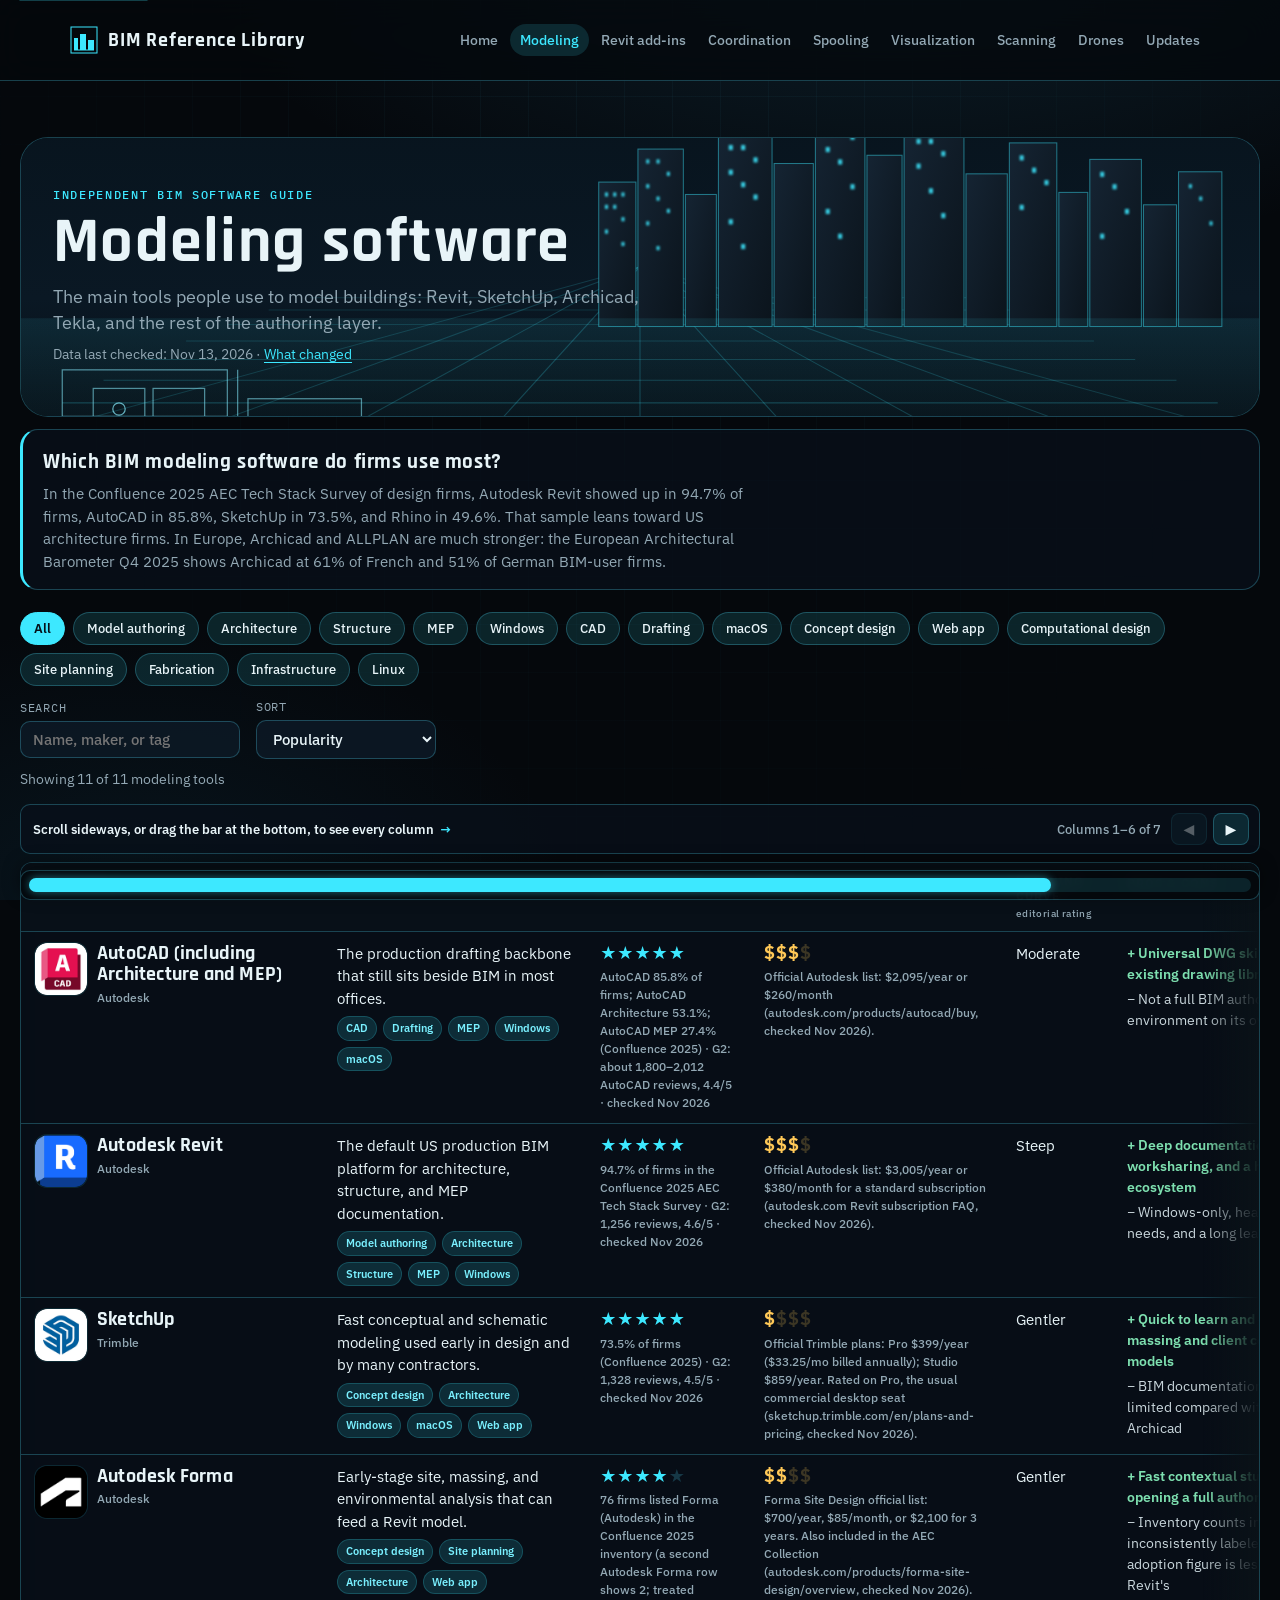
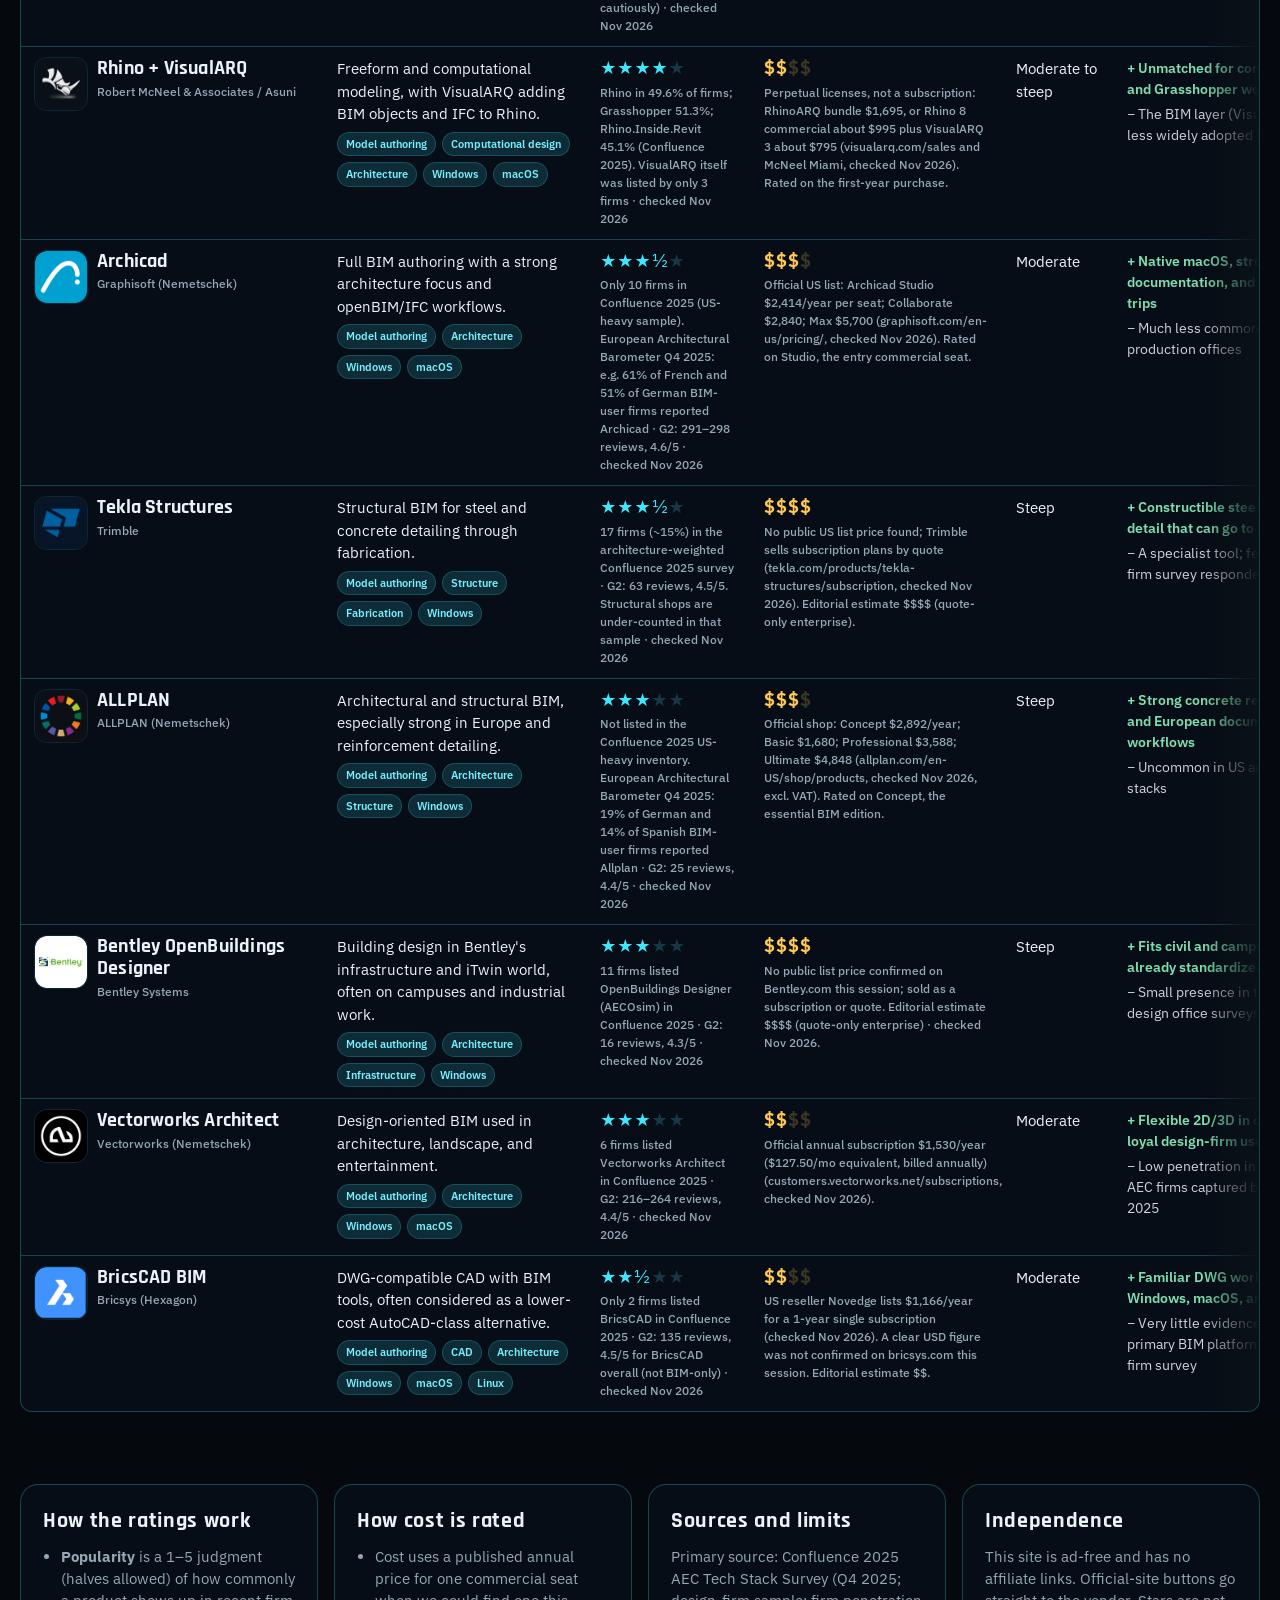
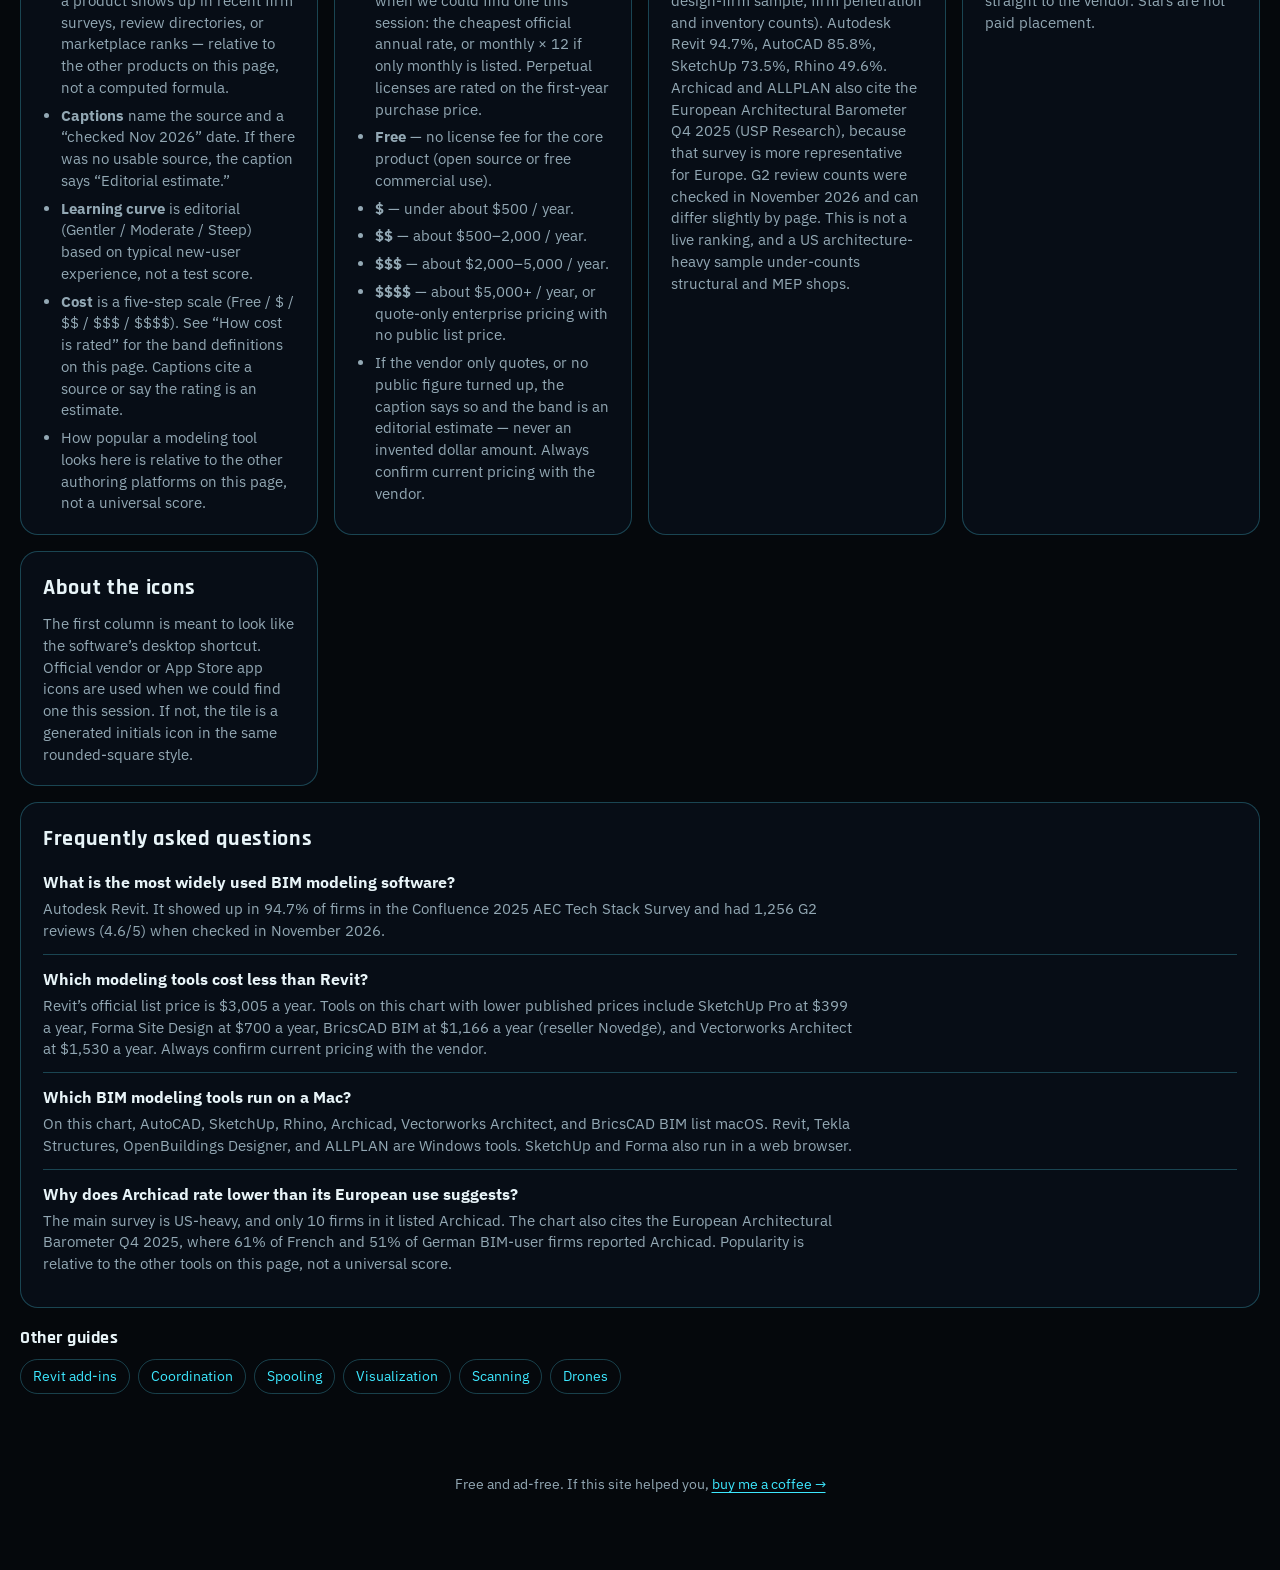
<file: modeling.html>
<!doctype html>
<html lang="en">
<head>
<meta charset="utf-8">
<meta name="viewport" content="width=device-width,initial-scale=1,viewport-fit=cover">
<title>BIM Modeling Software Compared: Revit, Archicad, SketchUp &amp; More</title>
<meta name="description" content="Compare 11 BIM and CAD authoring tools, including Revit, AutoCAD, SketchUp, Rhino, Archicad, and Tekla, on cited popularity, cost, and learning curve.">
<link rel="canonical" href="https://bimchart.net/modeling">
<meta property="og:type" content="article">
<meta property="og:site_name" content="BIM Reference Library">
<meta property="og:title" content="BIM Modeling Software Compared: Revit, Archicad, SketchUp &amp; More">
<meta property="og:description" content="Compare 11 BIM and CAD authoring tools, including Revit, AutoCAD, SketchUp, Rhino, Archicad, and Tekla, on cited popularity, cost, and learning curve.">
<meta property="og:url" content="https://bimchart.net/modeling">
<meta property="og:image" content="https://bimchart.net/og-image.png">
<meta property="og:image:width" content="1200">
<meta property="og:image:height" content="630">
<meta property="og:image:alt" content="BIM Reference Library: a dark blueprint grid and city skyline">
<meta name="twitter:card" content="summary_large_image">
<meta name="twitter:title" content="BIM Modeling Software Compared: Revit, Archicad, SketchUp &amp; More">
<meta name="twitter:description" content="Compare 11 BIM and CAD authoring tools, including Revit, AutoCAD, SketchUp, Rhino, Archicad, and Tekla, on cited popularity, cost, and learning curve.">
<meta name="twitter:image" content="https://bimchart.net/og-image.png">
<meta name="twitter:image:alt" content="BIM Reference Library: a dark blueprint grid and city skyline">
<meta name="robots" content="index, follow, max-image-preview:large">
<meta name="theme-color" content="#05080c">
<link rel="icon" href="/favicon.ico" sizes="any">
<link rel="icon" href="/favicon.svg" type="image/svg+xml">
<link rel="apple-touch-icon" href="/apple-touch-icon.png">
<link rel="sitemap" type="application/xml" href="/sitemap.xml">
<link rel="preconnect" href="https://fonts.googleapis.com">
<link rel="preconnect" href="https://fonts.gstatic.com" crossorigin>
<link rel="stylesheet" href="https://fonts.googleapis.com/css2?family=IBM+Plex+Mono:wght@400;500&amp;family=IBM+Plex+Sans:wght@400;500;600;700&amp;family=Rajdhani:wght@600;700&amp;display=swap" media="print" onload="this.media='all'">
<noscript><link rel="stylesheet" href="https://fonts.googleapis.com/css2?family=IBM+Plex+Mono:wght@400;500&amp;family=IBM+Plex+Sans:wght@400;500;600;700&amp;family=Rajdhani:wght@600;700&amp;display=swap"></noscript>
<link rel="stylesheet" href="/theme.css?v=20261120a">
<script src="/nav.js?v=20261120a" defer></script>
<script type="application/ld+json">{"@context": "https://schema.org", "@graph": [{"@type": "WebSite", "@id": "https://bimchart.net/#website", "url": "https://bimchart.net/", "name": "BIM Reference Library", "alternateName": "bimchart.net", "inLanguage": "en", "description": "Free, ad-free comparison charts for BIM software and reality-capture hardware."}, {"@type": "CollectionPage", "@id": "https://bimchart.net/modeling#webpage", "url": "https://bimchart.net/modeling", "name": "BIM Modeling Software Compared: Revit, Archicad, SketchUp & More", "description": "Compare 11 BIM and CAD authoring tools, including Revit, AutoCAD, SketchUp, Rhino, Archicad, and Tekla, on cited popularity, cost, and learning curve.", "isPartOf": {"@id": "https://bimchart.net/#website"}, "inLanguage": "en", "dateModified": "2026-11-20", "breadcrumb": {"@id": "https://bimchart.net/modeling#breadcrumb"}, "mainEntity": {"@id": "https://bimchart.net/modeling#chart"}}, {"@type": "BreadcrumbList", "itemListElement": [{"@type": "ListItem", "position": 1, "name": "Home", "item": "https://bimchart.net/"}, {"@type": "ListItem", "position": 2, "name": "Modeling software", "item": "https://bimchart.net/modeling"}], "@id": "https://bimchart.net/modeling#breadcrumb"}, {"@type": "ItemList", "@id": "https://bimchart.net/modeling#chart", "name": "Modeling software comparison chart", "numberOfItems": 11, "itemListOrder": "https://schema.org/ItemListOrderDescending", "itemListElement": [{"@type": "ListItem", "position": 1, "name": "AutoCAD (including Architecture and MEP)", "url": "https://bimchart.net/modeling#p-autocad-including-architecture-and-mep"}, {"@type": "ListItem", "position": 2, "name": "Autodesk Revit", "url": "https://bimchart.net/modeling#p-autodesk-revit"}, {"@type": "ListItem", "position": 3, "name": "SketchUp", "url": "https://bimchart.net/modeling#p-sketchup"}, {"@type": "ListItem", "position": 4, "name": "Autodesk Forma", "url": "https://bimchart.net/modeling#p-autodesk-forma"}, {"@type": "ListItem", "position": 5, "name": "Rhino + VisualARQ", "url": "https://bimchart.net/modeling#p-rhino-visualarq"}, {"@type": "ListItem", "position": 6, "name": "Archicad", "url": "https://bimchart.net/modeling#p-archicad"}, {"@type": "ListItem", "position": 7, "name": "Tekla Structures", "url": "https://bimchart.net/modeling#p-tekla-structures"}, {"@type": "ListItem", "position": 8, "name": "ALLPLAN", "url": "https://bimchart.net/modeling#p-allplan"}, {"@type": "ListItem", "position": 9, "name": "Bentley OpenBuildings Designer", "url": "https://bimchart.net/modeling#p-bentley-openbuildings-designer"}, {"@type": "ListItem", "position": 10, "name": "Vectorworks Architect", "url": "https://bimchart.net/modeling#p-vectorworks-architect"}, {"@type": "ListItem", "position": 11, "name": "BricsCAD BIM", "url": "https://bimchart.net/modeling#p-bricscad-bim"}]}, {"@type": "Dataset", "@id": "https://bimchart.net/modeling#dataset", "name": "Modeling software comparison data (BIM Reference Library)", "description": "BIM and CAD authoring platforms for design and documentation. One row per product (11 modeling tools) with maker, what it is known for, popularity with a source caption, a cost band with a source caption, an editorial learning-curve rating, and pros and cons.", "url": "https://bimchart.net/modeling", "isAccessibleForFree": true, "dateModified": "2026-11-13", "inLanguage": "en", "creator": {"@type": "Organization", "name": "BIM Reference Library", "url": "https://bimchart.net/"}, "variableMeasured": ["Software", "Known for", "Popularity (1–5)", "Cost (Free to $$$$)", "Learning curve (editorial rating)", "Pros and cons", "Official site"], "includedInDataCatalog": {"@type": "DataCatalog", "name": "BIM Reference Library", "url": "https://bimchart.net/"}}, {"@type": "FAQPage", "@id": "https://bimchart.net/modeling#faq", "mainEntity": [{"@type": "Question", "name": "What is the most widely used BIM modeling software?", "acceptedAnswer": {"@type": "Answer", "text": "Autodesk Revit. It showed up in 94.7% of firms in the Confluence 2025 AEC Tech Stack Survey and had 1,256 G2 reviews (4.6/5) when checked in November 2026."}}, {"@type": "Question", "name": "Which modeling tools cost less than Revit?", "acceptedAnswer": {"@type": "Answer", "text": "Revit’s official list price is $3,005 a year. Tools on this chart with lower published prices include SketchUp Pro at $399 a year, Forma Site Design at $700 a year, BricsCAD BIM at $1,166 a year (reseller Novedge), and Vectorworks Architect at $1,530 a year. Always confirm current pricing with the vendor."}}, {"@type": "Question", "name": "Which BIM modeling tools run on a Mac?", "acceptedAnswer": {"@type": "Answer", "text": "On this chart, AutoCAD, SketchUp, Rhino, Archicad, Vectorworks Architect, and BricsCAD BIM list macOS. Revit, Tekla Structures, OpenBuildings Designer, and ALLPLAN are Windows tools. SketchUp and Forma also run in a web browser."}}, {"@type": "Question", "name": "Why does Archicad rate lower than its European use suggests?", "acceptedAnswer": {"@type": "Answer", "text": "The main survey is US-heavy, and only 10 firms in it listed Archicad. The chart also cites the European Architectural Barometer Q4 2025, where 61% of French and 51% of German BIM-user firms reported Archicad. Popularity is relative to the other tools on this page, not a universal score."}}]}]}</script>
</head>
<body>
<div class="page-bg"></div>
<a class="skip" href="#main">Skip to content</a>
<nav class="topnav" aria-label="Primary">
  <div class="inner">
    <a class="brand" href="/">
      <svg width="28" height="28" viewBox="0 0 28 28" aria-hidden="true">
        <rect x="1" y="1" width="26" height="26" fill="none" stroke="#3de8ff" stroke-width="1"/>
        <path d="M4 24 V12 H8 V24 M10 24 V8 H16 V24 M18 24 V14 H24 V24" fill="#3de8ff"/>
        <path d="M4 24 H24" stroke="#3de8ff" fill="none"/>
      </svg>
      BIM Reference Library
    </a>
    <button type="button" class="nav-toggle" aria-expanded="false" aria-controls="primary-nav" aria-label="Open menu">
      <span class="nav-toggle-bars" aria-hidden="true"></span>
    </button>
    <ul id="primary-nav" class="nav-links"><li><a href="/">Home</a></li><li><a href="/modeling" aria-current="page">Modeling</a></li><li><a href="/revit-addins">Revit add-ins</a></li><li><a href="/coordination">Coordination</a></li><li><a href="/spooling">Spooling</a></li><li><a href="/visualization">Visualization</a></li><li><a href="/scanning">Scanning</a></li><li><a href="/drones">Drones</a></li><li><a href="/updates">Updates</a></li></ul>
  </div>
</nav>
<div class="wrap chart-wrap" id="main">
<header class="hero">
  <div class="hero-art"><svg class="hero-svg" viewBox="0 0 1200 420" preserveAspectRatio="xMidYMid slice" aria-hidden="true">
  <defs>
    <linearGradient id="sky" x1="0" y1="0" x2="0" y2="1">
      <stop offset="0%" stop-color="#07131c"/>
      <stop offset="55%" stop-color="#0a1824"/>
      <stop offset="100%" stop-color="#05080c"/>
    </linearGradient>
    <linearGradient id="glow" x1="0" y1="1" x2="0" y2="0">
      <stop offset="0%" stop-color="#3de8ff" stop-opacity="0.0"/>
      <stop offset="100%" stop-color="#3de8ff" stop-opacity="0.35"/>
    </linearGradient>
    <linearGradient id="bldg" x1="0" y1="0" x2="1" y2="1">
      <stop offset="0%" stop-color="#152433"/>
      <stop offset="100%" stop-color="#0b141c"/>
    </linearGradient>
    <filter id="soft"><feGaussianBlur stdDeviation="1.2"/></filter>
  </defs>
  <rect width="1200" height="420" fill="url(#sky)"/>
  <g stroke="#3de8ff" stroke-opacity="0.28" fill="none" stroke-width="1">
    <path d="M-80,410 L1280,410"/>
    <path d="M-40,382 L1240,382" stroke-opacity="0.26"/>
    <path d="M0,356 L1200,356" stroke-opacity="0.24"/>
    <path d="M40,332 L1160,332" stroke-opacity="0.22"/>
    <path d="M80,310 L1120,310" stroke-opacity="0.2"/>
    <path d="M120,290 L1080,290" stroke-opacity="0.18"/>
    <path d="M160,272 L1040,272" stroke-opacity="0.16"/>
    <path d="M200,256 L1000,256" stroke-opacity="0.14"/>
    <path d="M240,242 L960,242" stroke-opacity="0.12"/>
    <path d="M280,230 L920,230" stroke-opacity="0.1"/>
    <path d="M600,200 L-200,420" stroke-opacity="0.16"/>
    <path d="M600,200 L0,420" stroke-opacity="0.18"/>
    <path d="M600,200 L200,420" stroke-opacity="0.2"/>
    <path d="M600,200 L400,420" stroke-opacity="0.22"/>
    <path d="M600,200 L600,420" stroke-opacity="0.24"/>
    <path d="M600,200 L800,420" stroke-opacity="0.22"/>
    <path d="M600,200 L1000,420" stroke-opacity="0.2"/>
    <path d="M600,200 L1200,420" stroke-opacity="0.18"/>
    <path d="M600,200 L1400,420" stroke-opacity="0.16"/>
  </g>
  <g fill="none" stroke="#8cefff" stroke-opacity="0.55" stroke-width="1.2">
    <rect x="40" y="300" width="160" height="90"/>
    <rect x="70" y="318" width="50" height="40"/>
    <rect x="128" y="318" width="50" height="54"/>
    <circle cx="95" cy="338" r="6" stroke-opacity="0.7"/>
    <path d="M40,345 H200"/>
    <path d="M210,300 v90"/>
    <rect x="220" y="328" width="110" height="62"/>
    <path d="M220,350 h110"/>
    <path d="M70,410 h280" stroke-opacity="0.35"/>
    <path d="M70,410 v-8 M140,410 v-8 M210,410 v-8 M280,410 v-8" stroke-opacity="0.4"/>
  </g>
  <g fill="url(#bldg)" stroke="#3de8ff" stroke-opacity="0.45" stroke-width="1">
    <rect x="560" y="118" width="36" height="140"/>
    <rect x="598" y="86" width="44" height="172"/>
    <rect x="644" y="130" width="30" height="128"/>
    <rect x="676" y="70" width="52" height="188"/>
    <rect x="730" y="100" width="38" height="158"/>
    <rect x="770" y="48" width="48" height="210"/>
    <rect x="820" y="92" width="34" height="166"/>
    <rect x="856" y="64" width="58" height="194"/>
    <rect x="916" y="110" width="40" height="148"/>
    <rect x="958" y="80" width="46" height="178"/>
    <rect x="1006" y="128" width="28" height="130"/>
    <rect x="1036" y="96" width="50" height="162"/>
    <rect x="1088" y="140" width="32" height="118"/>
    <rect x="1122" y="108" width="42" height="150"/>
  </g>
  <g fill="#3de8ff" filter="url(#soft)" opacity="0.85">
    <rect x="566" y="128" width="3" height="4"/><rect x="574" y="128" width="3" height="4"/>
    <rect x="582" y="128" width="3" height="4"/><rect x="566" y="140" width="3" height="4"/>
    <rect x="574" y="140" width="3" height="4"/><rect x="582" y="152" width="3" height="4"/>
    <rect x="566" y="164" width="3" height="4"/><rect x="582" y="176" width="3" height="4"/>
    <rect x="606" y="96" width="3" height="4"/><rect x="616" y="96" width="3" height="4"/>
    <rect x="626" y="108" width="3" height="4"/><rect x="606" y="120" width="3" height="4"/>
    <rect x="616" y="132" width="3" height="4"/><rect x="626" y="144" width="3" height="4"/>
    <rect x="606" y="156" width="3" height="4"/><rect x="616" y="180" width="3" height="4"/>
    <rect x="686" y="82" width="4" height="5"/><rect x="698" y="82" width="4" height="5"/>
    <rect x="710" y="94" width="4" height="5"/><rect x="686" y="106" width="4" height="5"/>
    <rect x="698" y="118" width="4" height="5"/><rect x="710" y="130" width="4" height="5"/>
    <rect x="686" y="154" width="4" height="5"/><rect x="698" y="178" width="4" height="5"/>
    <rect x="780" y="60" width="4" height="5"/><rect x="792" y="60" width="4" height="5"/>
    <rect x="804" y="72" width="4" height="5"/><rect x="780" y="84" width="4" height="5"/>
    <rect x="792" y="96" width="4" height="5"/><rect x="804" y="120" width="4" height="5"/>
    <rect x="780" y="144" width="4" height="5"/><rect x="792" y="168" width="4" height="5"/>
    <rect x="868" y="76" width="4" height="5"/><rect x="880" y="76" width="4" height="5"/>
    <rect x="892" y="88" width="4" height="5"/><rect x="868" y="100" width="4" height="5"/>
    <rect x="880" y="124" width="4" height="5"/><rect x="892" y="148" width="4" height="5"/>
    <rect x="968" y="92" width="4" height="5"/><rect x="980" y="104" width="4" height="5"/>
    <rect x="992" y="116" width="4" height="5"/><rect x="968" y="140" width="4" height="5"/>
    <rect x="1046" y="108" width="4" height="5"/><rect x="1058" y="120" width="4" height="5"/>
    <rect x="1070" y="144" width="4" height="5"/><rect x="1046" y="168" width="4" height="5"/>
    <rect x="1132" y="120" width="3" height="4"/><rect x="1142" y="132" width="3" height="4"/>
    <rect x="1152" y="156" width="3" height="4"/>
  </g>
  <rect x="0" y="250" width="1200" height="170" fill="url(#glow)" opacity="0.25"/>
</svg>
</div>
  <div class="hero-copy">
    <span class="eyebrow">Independent BIM software guide</span>
    <h1>Modeling software</h1>
    <p class="lede">The main tools people use to model buildings: Revit, SketchUp, Archicad, Tekla, and the rest of the authoring layer.</p>
    <p class="checked">Data last checked: <time datetime="2026-11-13">Nov 13, 2026</time> · <a href="/updates">What changed</a></p>
  </div>
</header>
  <section class="intro" aria-labelledby="intro-h">
    <h2 id="intro-h">Which BIM modeling software do firms use most?</h2>
    <p>In the Confluence 2025 AEC Tech Stack Survey of design firms, Autodesk Revit showed up in 94.7% of firms, AutoCAD in 85.8%, SketchUp in 73.5%, and Rhino in 49.6%. That sample leans toward US architecture firms. In Europe, Archicad and ALLPLAN are much stronger: the European Architectural Barometer Q4 2025 shows Archicad at 61% of French and 51% of German BIM-user firms.</p>
  </section>
  <div id="catalog">
  <div class="toolbar">
    <div class="chips" role="group" aria-label="Filter"><button class="chip" data-f="all" aria-pressed="true">All</button>
<button class="chip" data-f="Model authoring" aria-pressed="false">Model authoring</button>
<button class="chip" data-f="Architecture" aria-pressed="false">Architecture</button>
<button class="chip" data-f="Structure" aria-pressed="false">Structure</button>
<button class="chip" data-f="MEP" aria-pressed="false">MEP</button>
<button class="chip" data-f="Windows" aria-pressed="false">Windows</button>
<button class="chip" data-f="CAD" aria-pressed="false">CAD</button>
<button class="chip" data-f="Drafting" aria-pressed="false">Drafting</button>
<button class="chip" data-f="macOS" aria-pressed="false">macOS</button>
<button class="chip" data-f="Concept design" aria-pressed="false">Concept design</button>
<button class="chip" data-f="Web app" aria-pressed="false">Web app</button>
<button class="chip" data-f="Computational design" aria-pressed="false">Computational design</button>
<button class="chip" data-f="Site planning" aria-pressed="false">Site planning</button>
<button class="chip" data-f="Fabrication" aria-pressed="false">Fabrication</button>
<button class="chip" data-f="Infrastructure" aria-pressed="false">Infrastructure</button>
<button class="chip" data-f="Linux" aria-pressed="false">Linux</button></div>
    <label class="search">Search
      <input type="search" id="search" placeholder="Name, maker, or tag" autocomplete="off">
    </label>
    <label class="sort">Sort
      <select id="sort">
        <option value="pop">Popularity</option>
        <option value="name">Name</option>
        <option value="cost-asc">Cost: cheapest first</option>
        <option value="cost-desc">Cost: priciest first</option>
      </select>
    </label>
  </div>
  <p class="count" id="count">Showing 11 of 11 modeling tools</p>
  <div class="table-box">
    <table class="chart">
      <thead>
        <tr>
          <th><button type="button" class="th-btn" data-k="name">Software</button></th>
          <th>Known for</th>
          <th><button type="button" class="th-btn" data-k="pop">Popularity</button></th>
          <th><button type="button" class="th-btn" data-k="cost">Cost</button></th>
          <th class="learn-th">Learning curve<span class="th-note">editorial rating</span></th>
          <th>Pros &amp; cons</th>
          <th>Official site</th>
        </tr>
      </thead>
      <tbody id="rows"><tr id="p-autocad-including-architecture-and-mep"><td class="prod-cell"><div class="prod"><img class="app-icon" src="/icons/autocad.png" width="52" height="52" alt="" loading="lazy" decoding="async"><div><span class="cart">AutoCAD (including Architecture and MEP)</span><span class="year">Autodesk</span></div></div></td><td class="purpose">The production drafting backbone that still sits beside BIM in most offices.<div class="tags"><span class="tag">CAD</span><span class="tag">Drafting</span><span class="tag">MEP</span><span class="tag">Windows</span><span class="tag">macOS</span></div></td><td><span class="starline" aria-label="5 out of 5"><span class="stars">★★★★★</span><span class="stars off"></span></span><span class="sub">AutoCAD 85.8% of firms; AutoCAD Architecture 53.1%; AutoCAD MEP 27.4% (Confluence 2025) · G2: about 1,800–2,012 AutoCAD reviews, 4.4/5 · checked Nov 2026</span></td><td><span class="costline" aria-label="3 of 4"><span class="cost-on">$$$</span><span class="cost-off">$</span></span><span class="sub">Official Autodesk list: $2,095/year or $260/month (autodesk.com/products/autocad/buy, checked Nov 2026).</span></td><td>Moderate</td><td class="purpose"><div class="pc"><span class="pro">+ Universal DWG skills and huge existing drawing libraries</span><span class="con">− Not a full BIM authoring environment on its own</span></div></td><td><a class="official" href="https://www.autodesk.com/products/autocad/overview" rel="noopener noreferrer">Official site →</a></td></tr><tr id="p-autodesk-revit"><td class="prod-cell"><div class="prod"><img class="app-icon" src="/icons/revit.png" width="52" height="52" alt="" loading="lazy" decoding="async"><div><span class="cart">Autodesk Revit</span><span class="year">Autodesk</span></div></div></td><td class="purpose">The default US production BIM platform for architecture, structure, and MEP documentation.<div class="tags"><span class="tag">Model authoring</span><span class="tag">Architecture</span><span class="tag">Structure</span><span class="tag">MEP</span><span class="tag">Windows</span></div></td><td><span class="starline" aria-label="5 out of 5"><span class="stars">★★★★★</span><span class="stars off"></span></span><span class="sub">94.7% of firms in the Confluence 2025 AEC Tech Stack Survey · G2: 1,256 reviews, 4.6/5 · checked Nov 2026</span></td><td><span class="costline" aria-label="3 of 4"><span class="cost-on">$$$</span><span class="cost-off">$</span></span><span class="sub">Official Autodesk list: $3,005/year or $380/month for a standard subscription (autodesk.com Revit subscription FAQ, checked Nov 2026).</span></td><td>Steep</td><td class="purpose"><div class="pc"><span class="pro">+ Deep documentation, worksharing, and a huge add-in ecosystem</span><span class="con">− Windows-only, heavy hardware needs, and a long learning curve</span></div></td><td><a class="official" href="https://www.autodesk.com/products/revit/overview" rel="noopener noreferrer">Official site →</a></td></tr><tr id="p-sketchup"><td class="prod-cell"><div class="prod"><img class="app-icon" src="/icons/sketchup.png" width="52" height="52" alt="" loading="lazy" decoding="async"><div><span class="cart">SketchUp</span><span class="year">Trimble</span></div></div></td><td class="purpose">Fast conceptual and schematic modeling used early in design and by many contractors.<div class="tags"><span class="tag">Concept design</span><span class="tag">Architecture</span><span class="tag">Windows</span><span class="tag">macOS</span><span class="tag">Web app</span></div></td><td><span class="starline" aria-label="5 out of 5"><span class="stars">★★★★★</span><span class="stars off"></span></span><span class="sub">73.5% of firms (Confluence 2025) · G2: 1,328 reviews, 4.5/5 · checked Nov 2026</span></td><td><span class="costline" aria-label="1 of 4"><span class="cost-on">$</span><span class="cost-off">$$$</span></span><span class="sub">Official Trimble plans: Pro $399/year ($33.25/mo billed annually); Studio $859/year. Rated on Pro, the usual commercial desktop seat (sketchup.trimble.com/en/plans-and-pricing, checked Nov 2026).</span></td><td>Gentler</td><td class="purpose"><div class="pc"><span class="pro">+ Quick to learn and excellent for massing and client conversation models</span><span class="con">− BIM documentation depth is limited compared with Revit or Archicad</span></div></td><td><a class="official" href="https://www.sketchup.com/" rel="noopener noreferrer">Official site →</a></td></tr><tr id="p-autodesk-forma"><td class="prod-cell"><div class="prod"><img class="app-icon" src="/icons/forma.png" width="52" height="52" alt="" loading="lazy" decoding="async"><div><span class="cart">Autodesk Forma</span><span class="year">Autodesk</span></div></div></td><td class="purpose">Early-stage site, massing, and environmental analysis that can feed a Revit model.<div class="tags"><span class="tag">Concept design</span><span class="tag">Site planning</span><span class="tag">Architecture</span><span class="tag">Web app</span></div></td><td><span class="starline" aria-label="4 out of 5"><span class="stars">★★★★</span><span class="stars off">★</span></span><span class="sub">76 firms listed Forma (Autodesk) in the Confluence 2025 inventory (a second Autodesk Forma row shows 2; treated cautiously) · checked Nov 2026</span></td><td><span class="costline" aria-label="2 of 4"><span class="cost-on">$$</span><span class="cost-off">$$</span></span><span class="sub">Forma Site Design official list: $700/year, $85/month, or $2,100 for 3 years. Also included in the AEC Collection (autodesk.com/products/forma-site-design/overview, checked Nov 2026).</span></td><td>Gentler</td><td class="purpose"><div class="pc"><span class="pro">+ Fast contextual studies without opening a full authoring model</span><span class="con">− Inventory counts in the survey are inconsistently labeled, so the exact adoption figure is less clean than Revit&#x27;s</span></div></td><td><a class="official" href="https://www.autodesk.com/products/forma/overview" rel="noopener noreferrer">Official site →</a></td></tr><tr id="p-rhino-visualarq"><td class="prod-cell"><div class="prod"><img class="app-icon" src="/icons/rhino-visualarq.png" width="52" height="52" alt="" loading="lazy" decoding="async"><div><span class="cart">Rhino + VisualARQ</span><span class="year">Robert McNeel &amp; Associates / Asuni</span></div></div></td><td class="purpose">Freeform and computational modeling, with VisualARQ adding BIM objects and IFC to Rhino.<div class="tags"><span class="tag">Model authoring</span><span class="tag">Computational design</span><span class="tag">Architecture</span><span class="tag">Windows</span><span class="tag">macOS</span></div></td><td><span class="starline" aria-label="4 out of 5"><span class="stars">★★★★</span><span class="stars off">★</span></span><span class="sub">Rhino in 49.6% of firms; Grasshopper 51.3%; Rhino.Inside.Revit 45.1% (Confluence 2025). VisualARQ itself was listed by only 3 firms · checked Nov 2026</span></td><td><span class="costline" aria-label="2 of 4"><span class="cost-on">$$</span><span class="cost-off">$$</span></span><span class="sub">Perpetual licenses, not a subscription: RhinoARQ bundle $1,695, or Rhino 8 commercial about $995 plus VisualARQ 3 about $795 (visualarq.com/sales and McNeel Miami, checked Nov 2026). Rated on the first-year purchase.</span></td><td>Moderate to steep</td><td class="purpose"><div class="pc"><span class="pro">+ Unmatched for complex geometry and Grasshopper workflows</span><span class="con">− The BIM layer (VisualARQ) is much less widely adopted than Rhino itself</span></div></td><td><a class="official" href="https://www.rhino3d.com/" rel="noopener noreferrer">Official site →</a></td></tr><tr id="p-archicad"><td class="prod-cell"><div class="prod"><img class="app-icon" src="/icons/archicad.png" width="52" height="52" alt="" loading="lazy" decoding="async"><div><span class="cart">Archicad</span><span class="year">Graphisoft (Nemetschek)</span></div></div></td><td class="purpose">Full BIM authoring with a strong architecture focus and openBIM/IFC workflows.<div class="tags"><span class="tag">Model authoring</span><span class="tag">Architecture</span><span class="tag">Windows</span><span class="tag">macOS</span></div></td><td><span class="starline" aria-label="3.5 out of 5"><span class="stars">★★★½</span><span class="stars off">★</span></span><span class="sub">Only 10 firms in Confluence 2025 (US-heavy sample). European Architectural Barometer Q4 2025: e.g. 61% of French and 51% of German BIM-user firms reported Archicad · G2: 291–298 reviews, 4.6/5 · checked Nov 2026</span></td><td><span class="costline" aria-label="3 of 4"><span class="cost-on">$$$</span><span class="cost-off">$</span></span><span class="sub">Official US list: Archicad Studio $2,414/year per seat; Collaborate $2,840; Max $5,700 (graphisoft.com/en-us/pricing/, checked Nov 2026). Rated on Studio, the entry commercial seat.</span></td><td>Moderate</td><td class="purpose"><div class="pc"><span class="pro">+ Native macOS, strong documentation, and solid IFC round-trips</span><span class="con">− Much less common than Revit in US production offices</span></div></td><td><a class="official" href="https://graphisoft.com/solutions/archicad" rel="noopener noreferrer">Official site →</a></td></tr><tr id="p-tekla-structures"><td class="prod-cell"><div class="prod"><img class="app-icon" src="/icons/tekla-structures.png" width="52" height="52" alt="" loading="lazy" decoding="async"><div><span class="cart">Tekla Structures</span><span class="year">Trimble</span></div></div></td><td class="purpose">Structural BIM for steel and concrete detailing through fabrication.<div class="tags"><span class="tag">Model authoring</span><span class="tag">Structure</span><span class="tag">Fabrication</span><span class="tag">Windows</span></div></td><td><span class="starline" aria-label="3.5 out of 5"><span class="stars">★★★½</span><span class="stars off">★</span></span><span class="sub">17 firms (~15%) in the architecture-weighted Confluence 2025 survey · G2: 63 reviews, 4.5/5. Structural shops are under-counted in that sample · checked Nov 2026</span></td><td><span class="costline" aria-label="4 of 4"><span class="cost-on">$$$$</span><span class="cost-off"></span></span><span class="sub">No public US list price found; Trimble sells subscription plans by quote (tekla.com/products/tekla-structures/subscription, checked Nov 2026). Editorial estimate $$$$ (quote-only enterprise).</span></td><td>Steep</td><td class="purpose"><div class="pc"><span class="pro">+ Constructible steel and concrete detail that can go to the shop</span><span class="con">− A specialist tool; few architecture-firm survey respondents listed it</span></div></td><td><a class="official" href="https://www.tekla.com/products/tekla-structures" rel="noopener noreferrer">Official site →</a></td></tr><tr id="p-allplan"><td class="prod-cell"><div class="prod"><img class="app-icon" src="/icons/allplan.png" width="52" height="52" alt="" loading="lazy" decoding="async"><div><span class="cart">ALLPLAN</span><span class="year">ALLPLAN (Nemetschek)</span></div></div></td><td class="purpose">Architectural and structural BIM, especially strong in Europe and reinforcement detailing.<div class="tags"><span class="tag">Model authoring</span><span class="tag">Architecture</span><span class="tag">Structure</span><span class="tag">Windows</span></div></td><td><span class="starline" aria-label="3 out of 5"><span class="stars">★★★</span><span class="stars off">★★</span></span><span class="sub">Not listed in the Confluence 2025 US-heavy inventory. European Architectural Barometer Q4 2025: 19% of German and 14% of Spanish BIM-user firms reported Allplan · G2: 25 reviews, 4.4/5 · checked Nov 2026</span></td><td><span class="costline" aria-label="3 of 4"><span class="cost-on">$$$</span><span class="cost-off">$</span></span><span class="sub">Official shop: Concept $2,892/year; Basic $1,680; Professional $3,588; Ultimate $4,848 (allplan.com/en-US/shop/products, checked Nov 2026, excl. VAT). Rated on Concept, the essential BIM edition.</span></td><td>Steep</td><td class="purpose"><div class="pc"><span class="pro">+ Strong concrete reinforcement and European documentation workflows</span><span class="con">− Uncommon in US architecture-firm stacks</span></div></td><td><a class="official" href="https://www.allplan.com/" rel="noopener noreferrer">Official site →</a></td></tr><tr id="p-bentley-openbuildings-designer"><td class="prod-cell"><div class="prod"><img class="app-icon" src="/icons/openbuildings.png" width="52" height="52" alt="" loading="lazy" decoding="async"><div><span class="cart">Bentley OpenBuildings Designer</span><span class="year">Bentley Systems</span></div></div></td><td class="purpose">Building design in Bentley&#x27;s infrastructure and iTwin world, often on campuses and industrial work.<div class="tags"><span class="tag">Model authoring</span><span class="tag">Architecture</span><span class="tag">Infrastructure</span><span class="tag">Windows</span></div></td><td><span class="starline" aria-label="3 out of 5"><span class="stars">★★★</span><span class="stars off">★★</span></span><span class="sub">11 firms listed OpenBuildings Designer (AECOsim) in Confluence 2025 · G2: 16 reviews, 4.3/5 · checked Nov 2026</span></td><td><span class="costline" aria-label="4 of 4"><span class="cost-on">$$$$</span><span class="cost-off"></span></span><span class="sub">No public list price confirmed on Bentley.com this session; sold as a subscription or quote. Editorial estimate $$$$ (quote-only enterprise) · checked Nov 2026.</span></td><td>Steep</td><td class="purpose"><div class="pc"><span class="pro">+ Fits civil and campus projects already standardized on Bentley</span><span class="con">− Small presence in typical building-design office surveys</span></div></td><td><a class="official" href="https://www.bentley.com/software/openbuildings-designer/" rel="noopener noreferrer">Official site →</a></td></tr><tr id="p-vectorworks-architect"><td class="prod-cell"><div class="prod"><img class="app-icon" src="/icons/vectorworks.png" width="52" height="52" alt="" loading="lazy" decoding="async"><div><span class="cart">Vectorworks Architect</span><span class="year">Vectorworks (Nemetschek)</span></div></div></td><td class="purpose">Design-oriented BIM used in architecture, landscape, and entertainment.<div class="tags"><span class="tag">Model authoring</span><span class="tag">Architecture</span><span class="tag">Windows</span><span class="tag">macOS</span></div></td><td><span class="starline" aria-label="3 out of 5"><span class="stars">★★★</span><span class="stars off">★★</span></span><span class="sub">6 firms listed Vectorworks Architect in Confluence 2025 · G2: 216–264 reviews, 4.4/5 · checked Nov 2026</span></td><td><span class="costline" aria-label="2 of 4"><span class="cost-on">$$</span><span class="cost-off">$$</span></span><span class="sub">Official annual subscription $1,530/year ($127.50/mo equivalent, billed annually) (customers.vectorworks.net/subscriptions, checked Nov 2026).</span></td><td>Moderate</td><td class="purpose"><div class="pc"><span class="pro">+ Flexible 2D/3D in one file and a loyal design-firm user base</span><span class="con">− Low penetration in the large US AEC firms captured by Confluence 2025</span></div></td><td><a class="official" href="https://www.vectorworks.net/en-US/architect" rel="noopener noreferrer">Official site →</a></td></tr><tr id="p-bricscad-bim"><td class="prod-cell"><div class="prod"><img class="app-icon" src="/icons/bricscad-bim.png" width="52" height="52" alt="" loading="lazy" decoding="async"><div><span class="cart">BricsCAD BIM</span><span class="year">Bricsys (Hexagon)</span></div></div></td><td class="purpose">DWG-compatible CAD with BIM tools, often considered as a lower-cost AutoCAD-class alternative.<div class="tags"><span class="tag">Model authoring</span><span class="tag">CAD</span><span class="tag">Architecture</span><span class="tag">Windows</span><span class="tag">macOS</span><span class="tag">Linux</span></div></td><td><span class="starline" aria-label="2.5 out of 5"><span class="stars">★★½</span><span class="stars off">★★</span></span><span class="sub">Only 2 firms listed BricsCAD in Confluence 2025 · G2: 135 reviews, 4.5/5 for BricsCAD overall (not BIM-only) · checked Nov 2026</span></td><td><span class="costline" aria-label="2 of 4"><span class="cost-on">$$</span><span class="cost-off">$$</span></span><span class="sub">US reseller Novedge lists $1,166/year for a 1-year single subscription (checked Nov 2026). A clear USD figure was not confirmed on bricsys.com this session. Editorial estimate $$.</span></td><td>Moderate</td><td class="purpose"><div class="pc"><span class="pro">+ Familiar DWG workflows on Windows, macOS, and Linux</span><span class="con">− Very little evidence of use as a primary BIM platform in the 2025 firm survey</span></div></td><td><a class="official" href="https://www.bricsys.com/bricscad-bim" rel="noopener noreferrer">Official site →</a></td></tr></tbody>
    </table>
  </div>
  </div>
  <div class="notes">
    <section>
      <h2>How the ratings work</h2>
      <ul>
<li><strong>Popularity</strong> is a 1–5 judgment (halves allowed) of how commonly a product shows up in recent firm surveys, review directories, or marketplace ranks — relative to the other products on this page, not a computed formula.</li>
<li><strong>Captions</strong> name the source and a “checked Nov 2026” date. If there was no usable source, the caption says “Editorial estimate.”</li>
<li><strong>Learning curve</strong> is editorial (Gentler / Moderate / Steep) based on typical new-user experience, not a test score.</li>
<li><strong>Cost</strong> is a five-step scale (Free / $ / $$ / $$$ / $$$$). See “How cost is rated” for the band definitions on this page. Captions cite a source or say the rating is an estimate.</li>
<li>How popular a modeling tool looks here is relative to the other authoring platforms on this page, not a universal score.</li></ul>
    </section>
    <section>
      <h2>How cost is rated</h2>
      <ul>
        <li>Cost uses a published annual price for one commercial seat when we could find one this session: the cheapest official annual rate, or monthly × 12 if only monthly is listed. Perpetual licenses are rated on the first-year purchase price.</li>
        <li><strong>Free</strong> — no license fee for the core product (open source or free commercial use).</li>
        <li><strong>$</strong> — under about $500 / year.</li>
        <li><strong>$$</strong> — about $500–2,000 / year.</li>
        <li><strong>$$$</strong> — about $2,000–5,000 / year.</li>
        <li><strong>$$$$</strong> — about $5,000+ / year, or quote-only enterprise pricing with no public list price.</li>
        <li>If the vendor only quotes, or no public figure turned up, the caption says so and the band is an editorial estimate — never an invented dollar amount. Always confirm current pricing with the vendor.</li>
      </ul>
    </section>
    <section>
      <h2>Sources and limits</h2>
      <p>Primary source: Confluence 2025 AEC Tech Stack Survey (Q4 2025; design-firm sample; firm penetration and inventory counts). Autodesk Revit 94.7%, AutoCAD 85.8%, SketchUp 73.5%, Rhino 49.6%. Archicad and ALLPLAN also cite the European Architectural Barometer Q4 2025 (USP Research), because that survey is more representative for Europe. G2 review counts were checked in November 2026 and can differ slightly by page. This is not a live ranking, and a US architecture-heavy sample under-counts structural and MEP shops.</p>
    </section>
    <section>
      <h2>Independence</h2>
      <p>This site is ad-free and has no affiliate links. Official-site buttons go straight to the vendor. Stars are not paid placement.</p>
    </section>
    <section>
      <h2>About the icons</h2>
      <p>The first column is meant to look like the software’s desktop shortcut. Official vendor or App Store app icons are used when we could find one this session. If not, the tile is a generated initials icon in the same rounded-square style.</p>
    </section>
  </div>
  <section class="faq" id="faq" aria-labelledby="faq-h">
    <h2 id="faq-h">Frequently asked questions</h2>
    <div class="faq-item">
      <h3>What is the most widely used BIM modeling software?</h3>
      <p>Autodesk Revit. It showed up in 94.7% of firms in the Confluence 2025 AEC Tech Stack Survey and had 1,256 G2 reviews (4.6/5) when checked in November 2026.</p>
    </div>
    <div class="faq-item">
      <h3>Which modeling tools cost less than Revit?</h3>
      <p>Revit’s official list price is $3,005 a year. Tools on this chart with lower published prices include SketchUp Pro at $399 a year, Forma Site Design at $700 a year, BricsCAD BIM at $1,166 a year (reseller Novedge), and Vectorworks Architect at $1,530 a year. Always confirm current pricing with the vendor.</p>
    </div>
    <div class="faq-item">
      <h3>Which BIM modeling tools run on a Mac?</h3>
      <p>On this chart, AutoCAD, SketchUp, Rhino, Archicad, Vectorworks Architect, and BricsCAD BIM list macOS. Revit, Tekla Structures, OpenBuildings Designer, and ALLPLAN are Windows tools. SketchUp and Forma also run in a web browser.</p>
    </div>
    <div class="faq-item">
      <h3>Why does Archicad rate lower than its European use suggests?</h3>
      <p>The main survey is US-heavy, and only 10 firms in it listed Archicad. The chart also cites the European Architectural Barometer Q4 2025, where 61% of French and 51% of German BIM-user firms reported Archicad. Popularity is relative to the other tools on this page, not a universal score.</p>
    </div>
  </section>
  <nav class="related" aria-label="Other guides"><h2>Other guides</h2><ul><li><a href="/revit-addins">Revit add-ins</a></li><li><a href="/coordination">Coordination</a></li><li><a href="/spooling">Spooling</a></li><li><a href="/visualization">Visualization</a></li><li><a href="/scanning">Scanning</a></li><li><a href="/drones">Drones</a></li></ul></nav>
</div>
<footer class="site-footer">
<p class="kofi">Free and ad-free. If this site helped you, <a href="https://ko-fi.com/marcustravis" target="_blank" rel="noopener">buy me a coffee →</a></p>
</footer>

<script src="/app.js?v=20261120a"></script>
<script src="/scroll-hint.js?v=20261120a"></script>
<script>
const DATA = [{"id": "p-autodesk-revit", "name": "Autodesk Revit", "maker": "Autodesk", "knownFor": "The default US production BIM platform for architecture, structure, and MEP documentation.", "tags": ["Model authoring", "Architecture", "Structure", "MEP", "Windows"], "price": "Official list $3,005 / year or $380 / month (Autodesk, checked Nov 2026)", "pop": 5, "popCaption": "94.7% of firms in the Confluence 2025 AEC Tech Stack Survey · G2: 1,256 reviews, 4.6/5 · checked Nov 2026", "cost": 3, "costCaption": "Official Autodesk list: $3,005/year or $380/month for a standard subscription (autodesk.com Revit subscription FAQ, checked Nov 2026).", "learn": "Steep", "pro": "Deep documentation, worksharing, and a huge add-in ecosystem", "con": "Windows-only, heavy hardware needs, and a long learning curve", "url": "https://www.autodesk.com/products/revit/overview", "icon": "revit", "iconOfficial": true}, {"id": "p-autocad-including-architecture-and-mep", "name": "AutoCAD (including Architecture and MEP)", "maker": "Autodesk", "knownFor": "The production drafting backbone that still sits beside BIM in most offices.", "tags": ["CAD", "Drafting", "MEP", "Windows", "macOS"], "price": null, "pop": 5, "popCaption": "AutoCAD 85.8% of firms; AutoCAD Architecture 53.1%; AutoCAD MEP 27.4% (Confluence 2025) · G2: about 1,800–2,012 AutoCAD reviews, 4.4/5 · checked Nov 2026", "cost": 3, "costCaption": "Official Autodesk list: $2,095/year or $260/month (autodesk.com/products/autocad/buy, checked Nov 2026).", "learn": "Moderate", "pro": "Universal DWG skills and huge existing drawing libraries", "con": "Not a full BIM authoring environment on its own", "url": "https://www.autodesk.com/products/autocad/overview", "icon": "autocad", "iconOfficial": true}, {"id": "p-sketchup", "name": "SketchUp", "maker": "Trimble", "knownFor": "Fast conceptual and schematic modeling used early in design and by many contractors.", "tags": ["Concept design", "Architecture", "Windows", "macOS", "Web app"], "price": null, "pop": 5, "popCaption": "73.5% of firms (Confluence 2025) · G2: 1,328 reviews, 4.5/5 · checked Nov 2026", "cost": 1, "costCaption": "Official Trimble plans: Pro $399/year ($33.25/mo billed annually); Studio $859/year. Rated on Pro, the usual commercial desktop seat (sketchup.trimble.com/en/plans-and-pricing, checked Nov 2026).", "learn": "Gentler", "pro": "Quick to learn and excellent for massing and client conversation models", "con": "BIM documentation depth is limited compared with Revit or Archicad", "url": "https://www.sketchup.com/", "icon": "sketchup", "iconOfficial": true}, {"id": "p-rhino-visualarq", "name": "Rhino + VisualARQ", "maker": "Robert McNeel & Associates / Asuni", "knownFor": "Freeform and computational modeling, with VisualARQ adding BIM objects and IFC to Rhino.", "tags": ["Model authoring", "Computational design", "Architecture", "Windows", "macOS"], "price": null, "pop": 4, "popCaption": "Rhino in 49.6% of firms; Grasshopper 51.3%; Rhino.Inside.Revit 45.1% (Confluence 2025). VisualARQ itself was listed by only 3 firms · checked Nov 2026", "cost": 2, "costCaption": "Perpetual licenses, not a subscription: RhinoARQ bundle $1,695, or Rhino 8 commercial about $995 plus VisualARQ 3 about $795 (visualarq.com/sales and McNeel Miami, checked Nov 2026). Rated on the first-year purchase.", "learn": "Moderate to steep", "pro": "Unmatched for complex geometry and Grasshopper workflows", "con": "The BIM layer (VisualARQ) is much less widely adopted than Rhino itself", "url": "https://www.rhino3d.com/", "icon": "rhino-visualarq", "iconOfficial": true}, {"id": "p-autodesk-forma", "name": "Autodesk Forma", "maker": "Autodesk", "knownFor": "Early-stage site, massing, and environmental analysis that can feed a Revit model.", "tags": ["Concept design", "Site planning", "Architecture", "Web app"], "price": null, "pop": 4, "popCaption": "76 firms listed Forma (Autodesk) in the Confluence 2025 inventory (a second Autodesk Forma row shows 2; treated cautiously) · checked Nov 2026", "cost": 2, "costCaption": "Forma Site Design official list: $700/year, $85/month, or $2,100 for 3 years. Also included in the AEC Collection (autodesk.com/products/forma-site-design/overview, checked Nov 2026).", "learn": "Gentler", "pro": "Fast contextual studies without opening a full authoring model", "con": "Inventory counts in the survey are inconsistently labeled, so the exact adoption figure is less clean than Revit's", "url": "https://www.autodesk.com/products/forma/overview", "icon": "forma", "iconOfficial": true}, {"id": "p-tekla-structures", "name": "Tekla Structures", "maker": "Trimble", "knownFor": "Structural BIM for steel and concrete detailing through fabrication.", "tags": ["Model authoring", "Structure", "Fabrication", "Windows"], "price": null, "pop": 3.5, "popCaption": "17 firms (~15%) in the architecture-weighted Confluence 2025 survey · G2: 63 reviews, 4.5/5. Structural shops are under-counted in that sample · checked Nov 2026", "cost": 4, "costCaption": "No public US list price found; Trimble sells subscription plans by quote (tekla.com/products/tekla-structures/subscription, checked Nov 2026). Editorial estimate $$$$ (quote-only enterprise).", "learn": "Steep", "pro": "Constructible steel and concrete detail that can go to the shop", "con": "A specialist tool; few architecture-firm survey respondents listed it", "url": "https://www.tekla.com/products/tekla-structures", "icon": "tekla-structures", "iconOfficial": true}, {"id": "p-archicad", "name": "Archicad", "maker": "Graphisoft (Nemetschek)", "knownFor": "Full BIM authoring with a strong architecture focus and openBIM/IFC workflows.", "tags": ["Model authoring", "Architecture", "Windows", "macOS"], "price": null, "pop": 3.5, "popCaption": "Only 10 firms in Confluence 2025 (US-heavy sample). European Architectural Barometer Q4 2025: e.g. 61% of French and 51% of German BIM-user firms reported Archicad · G2: 291–298 reviews, 4.6/5 · checked Nov 2026", "cost": 3, "costCaption": "Official US list: Archicad Studio $2,414/year per seat; Collaborate $2,840; Max $5,700 (graphisoft.com/en-us/pricing/, checked Nov 2026). Rated on Studio, the entry commercial seat.", "learn": "Moderate", "pro": "Native macOS, strong documentation, and solid IFC round-trips", "con": "Much less common than Revit in US production offices", "url": "https://graphisoft.com/solutions/archicad", "icon": "archicad", "iconOfficial": true}, {"id": "p-bentley-openbuildings-designer", "name": "Bentley OpenBuildings Designer", "maker": "Bentley Systems", "knownFor": "Building design in Bentley's infrastructure and iTwin world, often on campuses and industrial work.", "tags": ["Model authoring", "Architecture", "Infrastructure", "Windows"], "price": null, "pop": 3, "popCaption": "11 firms listed OpenBuildings Designer (AECOsim) in Confluence 2025 · G2: 16 reviews, 4.3/5 · checked Nov 2026", "cost": 4, "costCaption": "No public list price confirmed on Bentley.com this session; sold as a subscription or quote. Editorial estimate $$$$ (quote-only enterprise) · checked Nov 2026.", "learn": "Steep", "pro": "Fits civil and campus projects already standardized on Bentley", "con": "Small presence in typical building-design office surveys", "url": "https://www.bentley.com/software/openbuildings-designer/", "icon": "openbuildings", "iconOfficial": true}, {"id": "p-vectorworks-architect", "name": "Vectorworks Architect", "maker": "Vectorworks (Nemetschek)", "knownFor": "Design-oriented BIM used in architecture, landscape, and entertainment.", "tags": ["Model authoring", "Architecture", "Windows", "macOS"], "price": null, "pop": 3, "popCaption": "6 firms listed Vectorworks Architect in Confluence 2025 · G2: 216–264 reviews, 4.4/5 · checked Nov 2026", "cost": 2, "costCaption": "Official annual subscription $1,530/year ($127.50/mo equivalent, billed annually) (customers.vectorworks.net/subscriptions, checked Nov 2026).", "learn": "Moderate", "pro": "Flexible 2D/3D in one file and a loyal design-firm user base", "con": "Low penetration in the large US AEC firms captured by Confluence 2025", "url": "https://www.vectorworks.net/en-US/architect", "icon": "vectorworks", "iconOfficial": true}, {"id": "p-allplan", "name": "ALLPLAN", "maker": "ALLPLAN (Nemetschek)", "knownFor": "Architectural and structural BIM, especially strong in Europe and reinforcement detailing.", "tags": ["Model authoring", "Architecture", "Structure", "Windows"], "price": null, "pop": 3, "popCaption": "Not listed in the Confluence 2025 US-heavy inventory. European Architectural Barometer Q4 2025: 19% of German and 14% of Spanish BIM-user firms reported Allplan · G2: 25 reviews, 4.4/5 · checked Nov 2026", "cost": 3, "costCaption": "Official shop: Concept $2,892/year; Basic $1,680; Professional $3,588; Ultimate $4,848 (allplan.com/en-US/shop/products, checked Nov 2026, excl. VAT). Rated on Concept, the essential BIM edition.", "learn": "Steep", "pro": "Strong concrete reinforcement and European documentation workflows", "con": "Uncommon in US architecture-firm stacks", "url": "https://www.allplan.com/", "icon": "allplan", "iconOfficial": true}, {"id": "p-bricscad-bim", "name": "BricsCAD BIM", "maker": "Bricsys (Hexagon)", "knownFor": "DWG-compatible CAD with BIM tools, often considered as a lower-cost AutoCAD-class alternative.", "tags": ["Model authoring", "CAD", "Architecture", "Windows", "macOS", "Linux"], "price": null, "pop": 2.5, "popCaption": "Only 2 firms listed BricsCAD in Confluence 2025 · G2: 135 reviews, 4.5/5 for BricsCAD overall (not BIM-only) · checked Nov 2026", "cost": 2, "costCaption": "US reseller Novedge lists $1,166/year for a 1-year single subscription (checked Nov 2026). A clear USD figure was not confirmed on bricsys.com this session. Editorial estimate $$.", "learn": "Moderate", "pro": "Familiar DWG workflows on Windows, macOS, and Linux", "con": "Very little evidence of use as a primary BIM platform in the 2025 firm survey", "url": "https://www.bricsys.com/bricscad-bim", "icon": "bricscad-bim", "iconOfficial": true}];
initCatalog(DATA, { noun: "modeling tools", defaultSort: "pop", extraCols: [] });
</script>
</body>
</html>
</file>
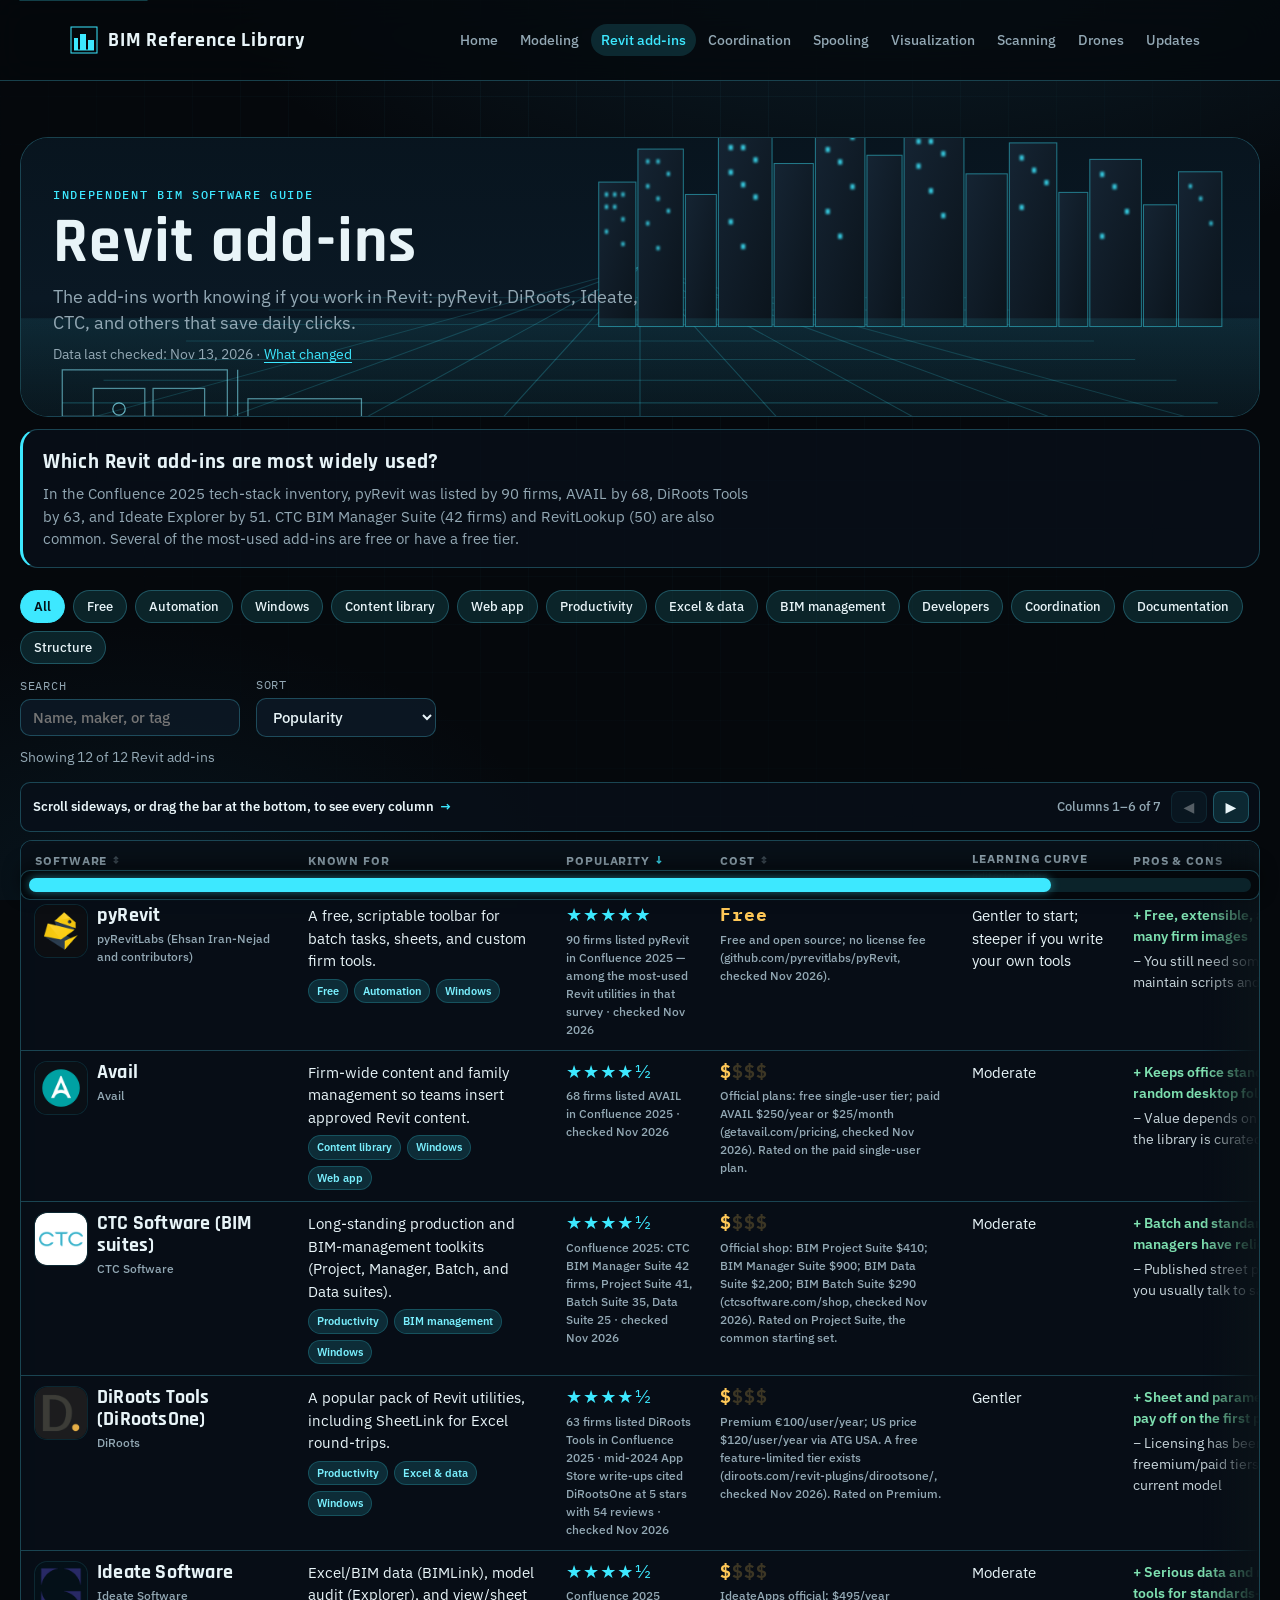
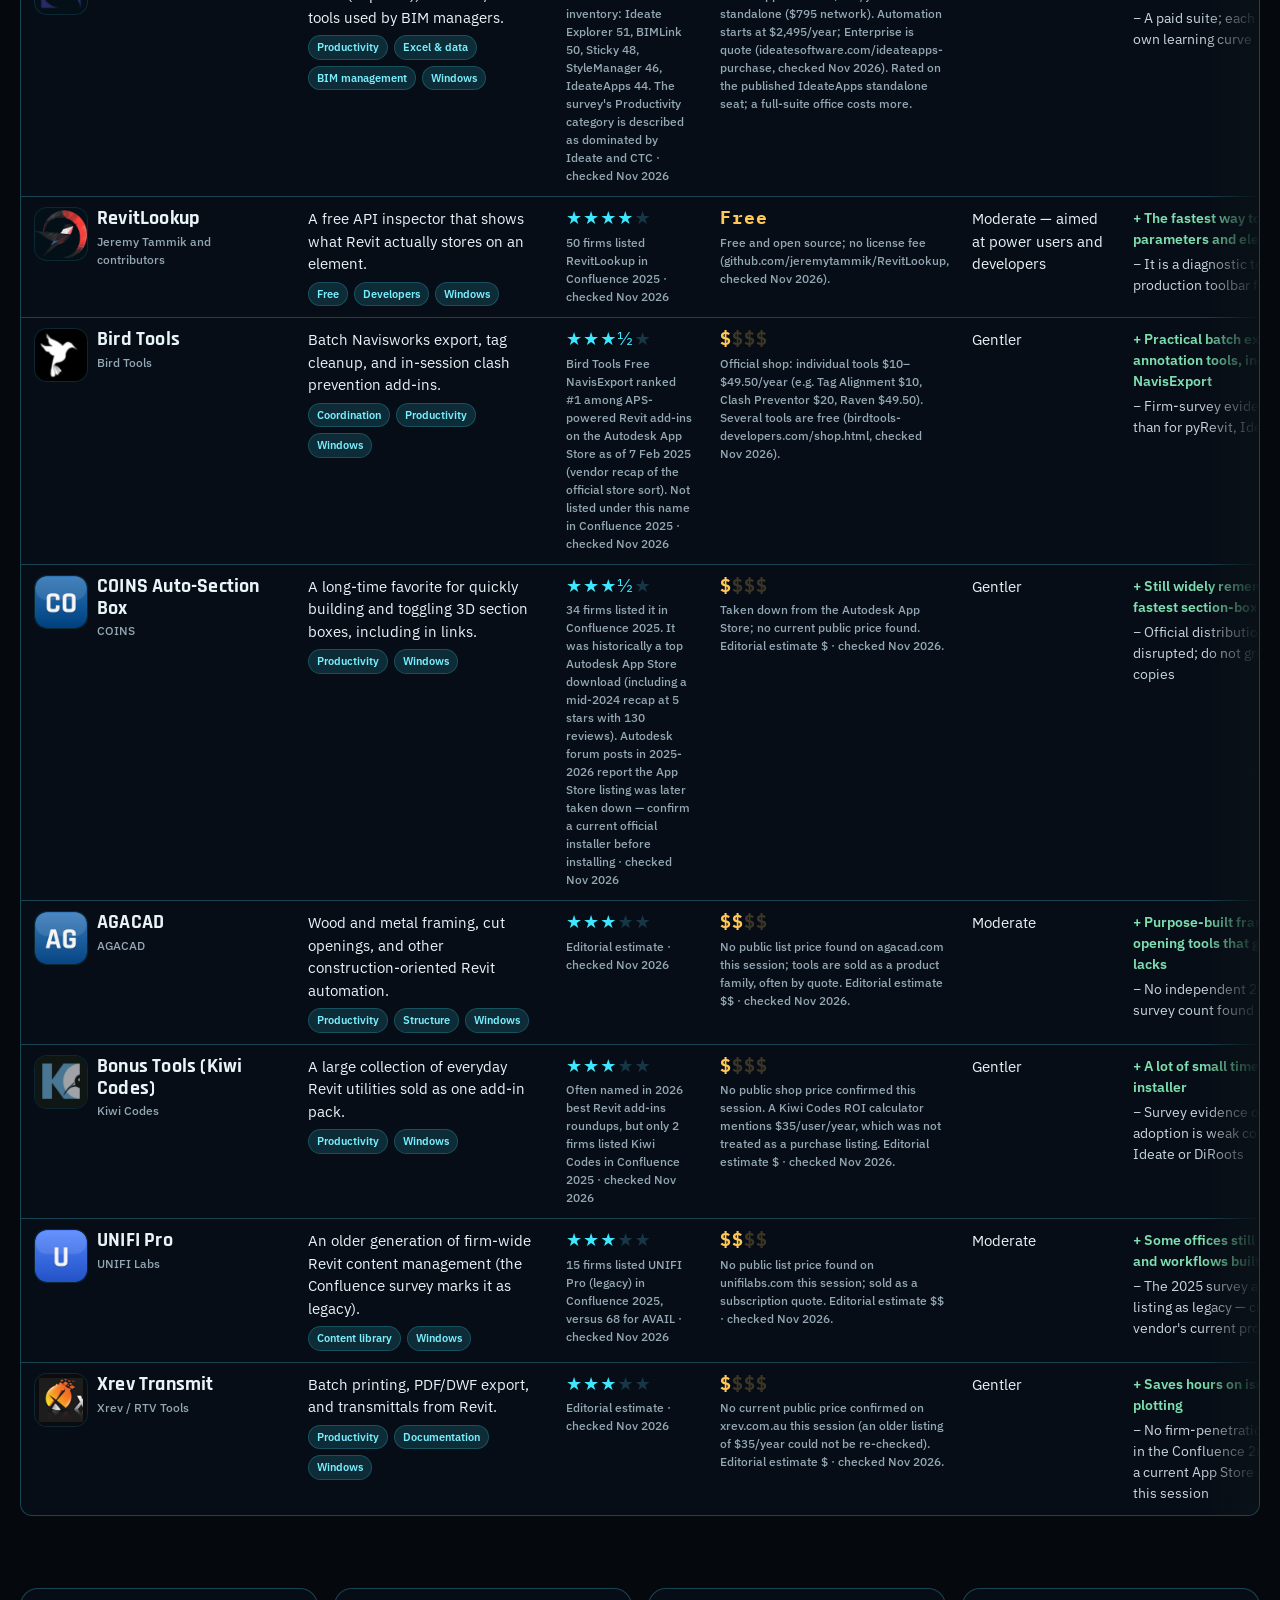
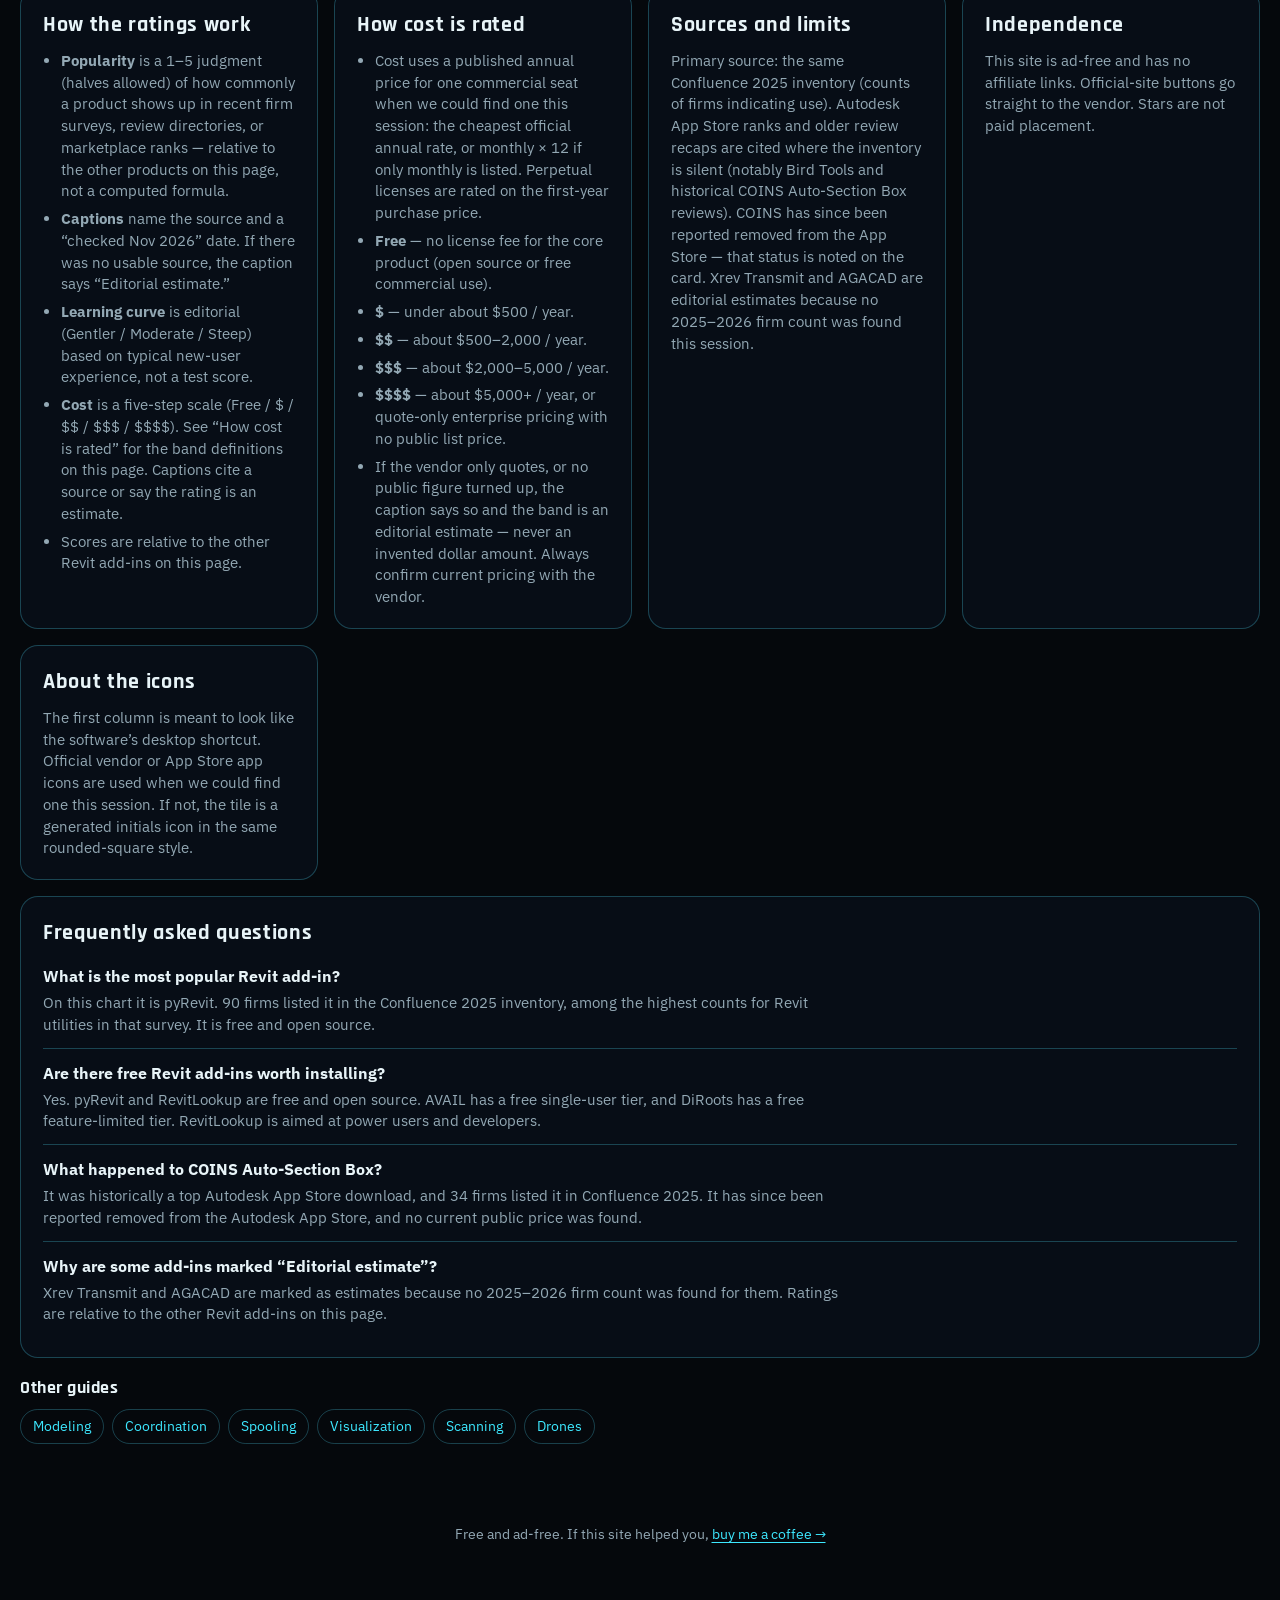
<file: revit-addins.html>
<!doctype html>
<html lang="en">
<head>
<meta charset="utf-8">
<meta name="viewport" content="width=device-width,initial-scale=1,viewport-fit=cover">
<title>Best Revit Add-ins Compared: pyRevit, DiRoots, Ideate, CTC &amp; More</title>
<meta name="description" content="Compare 12 widely used Revit add-ins, including pyRevit, AVAIL, DiRoots, Ideate, CTC, and RevitLookup, on cited firm counts, cost, and learning curve.">
<link rel="canonical" href="https://bimchart.net/revit-addins">
<meta property="og:type" content="article">
<meta property="og:site_name" content="BIM Reference Library">
<meta property="og:title" content="Best Revit Add-ins Compared: pyRevit, DiRoots, Ideate, CTC &amp; More">
<meta property="og:description" content="Compare 12 widely used Revit add-ins, including pyRevit, AVAIL, DiRoots, Ideate, CTC, and RevitLookup, on cited firm counts, cost, and learning curve.">
<meta property="og:url" content="https://bimchart.net/revit-addins">
<meta property="og:image" content="https://bimchart.net/og-image.png">
<meta property="og:image:width" content="1200">
<meta property="og:image:height" content="630">
<meta property="og:image:alt" content="BIM Reference Library: a dark blueprint grid and city skyline">
<meta name="twitter:card" content="summary_large_image">
<meta name="twitter:title" content="Best Revit Add-ins Compared: pyRevit, DiRoots, Ideate, CTC &amp; More">
<meta name="twitter:description" content="Compare 12 widely used Revit add-ins, including pyRevit, AVAIL, DiRoots, Ideate, CTC, and RevitLookup, on cited firm counts, cost, and learning curve.">
<meta name="twitter:image" content="https://bimchart.net/og-image.png">
<meta name="twitter:image:alt" content="BIM Reference Library: a dark blueprint grid and city skyline">
<meta name="robots" content="index, follow, max-image-preview:large">
<meta name="theme-color" content="#05080c">
<link rel="icon" href="/favicon.ico" sizes="any">
<link rel="icon" href="/favicon.svg" type="image/svg+xml">
<link rel="apple-touch-icon" href="/apple-touch-icon.png">
<link rel="sitemap" type="application/xml" href="/sitemap.xml">
<link rel="preconnect" href="https://fonts.googleapis.com">
<link rel="preconnect" href="https://fonts.gstatic.com" crossorigin>
<link rel="stylesheet" href="https://fonts.googleapis.com/css2?family=IBM+Plex+Mono:wght@400;500&amp;family=IBM+Plex+Sans:wght@400;500;600;700&amp;family=Rajdhani:wght@600;700&amp;display=swap" media="print" onload="this.media='all'">
<noscript><link rel="stylesheet" href="https://fonts.googleapis.com/css2?family=IBM+Plex+Mono:wght@400;500&amp;family=IBM+Plex+Sans:wght@400;500;600;700&amp;family=Rajdhani:wght@600;700&amp;display=swap"></noscript>
<link rel="stylesheet" href="/theme.css?v=20261120a">
<script src="/nav.js?v=20261120a" defer></script>
<script type="application/ld+json">{"@context": "https://schema.org", "@graph": [{"@type": "WebSite", "@id": "https://bimchart.net/#website", "url": "https://bimchart.net/", "name": "BIM Reference Library", "alternateName": "bimchart.net", "inLanguage": "en", "description": "Free, ad-free comparison charts for BIM software and reality-capture hardware."}, {"@type": "CollectionPage", "@id": "https://bimchart.net/revit-addins#webpage", "url": "https://bimchart.net/revit-addins", "name": "Best Revit Add-ins Compared: pyRevit, DiRoots, Ideate, CTC & More", "description": "Compare 12 widely used Revit add-ins, including pyRevit, AVAIL, DiRoots, Ideate, CTC, and RevitLookup, on cited firm counts, cost, and learning curve.", "isPartOf": {"@id": "https://bimchart.net/#website"}, "inLanguage": "en", "dateModified": "2026-11-20", "breadcrumb": {"@id": "https://bimchart.net/revit-addins#breadcrumb"}, "mainEntity": {"@id": "https://bimchart.net/revit-addins#chart"}}, {"@type": "BreadcrumbList", "itemListElement": [{"@type": "ListItem", "position": 1, "name": "Home", "item": "https://bimchart.net/"}, {"@type": "ListItem", "position": 2, "name": "Revit add-ins", "item": "https://bimchart.net/revit-addins"}], "@id": "https://bimchart.net/revit-addins#breadcrumb"}, {"@type": "ItemList", "@id": "https://bimchart.net/revit-addins#chart", "name": "Revit add-ins comparison chart", "numberOfItems": 12, "itemListOrder": "https://schema.org/ItemListOrderDescending", "itemListElement": [{"@type": "ListItem", "position": 1, "name": "pyRevit", "url": "https://bimchart.net/revit-addins#p-pyrevit"}, {"@type": "ListItem", "position": 2, "name": "Avail", "url": "https://bimchart.net/revit-addins#p-avail"}, {"@type": "ListItem", "position": 3, "name": "CTC Software (BIM suites)", "url": "https://bimchart.net/revit-addins#p-ctc-software-bim-suites"}, {"@type": "ListItem", "position": 4, "name": "DiRoots Tools (DiRootsOne)", "url": "https://bimchart.net/revit-addins#p-diroots-tools-dirootsone"}, {"@type": "ListItem", "position": 5, "name": "Ideate Software", "url": "https://bimchart.net/revit-addins#p-ideate-software"}, {"@type": "ListItem", "position": 6, "name": "RevitLookup", "url": "https://bimchart.net/revit-addins#p-revitlookup"}, {"@type": "ListItem", "position": 7, "name": "Bird Tools", "url": "https://bimchart.net/revit-addins#p-bird-tools"}, {"@type": "ListItem", "position": 8, "name": "COINS Auto-Section Box", "url": "https://bimchart.net/revit-addins#p-coins-auto-section-box"}, {"@type": "ListItem", "position": 9, "name": "AGACAD", "url": "https://bimchart.net/revit-addins#p-agacad"}, {"@type": "ListItem", "position": 10, "name": "Bonus Tools (Kiwi Codes)", "url": "https://bimchart.net/revit-addins#p-bonus-tools-kiwi-codes"}, {"@type": "ListItem", "position": 11, "name": "UNIFI Pro", "url": "https://bimchart.net/revit-addins#p-unifi-pro"}, {"@type": "ListItem", "position": 12, "name": "Xrev Transmit", "url": "https://bimchart.net/revit-addins#p-xrev-transmit"}]}, {"@type": "Dataset", "@id": "https://bimchart.net/revit-addins#dataset", "name": "Revit add-ins comparison data (BIM Reference Library)", "description": "Widely used Revit plugins for production, data, content, and automation. One row per product (12 Revit add-ins) with maker, what it is known for, popularity with a source caption, a cost band with a source caption, an editorial learning-curve rating, and pros and cons.", "url": "https://bimchart.net/revit-addins", "isAccessibleForFree": true, "dateModified": "2026-11-13", "inLanguage": "en", "creator": {"@type": "Organization", "name": "BIM Reference Library", "url": "https://bimchart.net/"}, "variableMeasured": ["Software", "Known for", "Popularity (1–5)", "Cost (Free to $$$$)", "Learning curve (editorial rating)", "Pros and cons", "Official site"], "includedInDataCatalog": {"@type": "DataCatalog", "name": "BIM Reference Library", "url": "https://bimchart.net/"}}, {"@type": "FAQPage", "@id": "https://bimchart.net/revit-addins#faq", "mainEntity": [{"@type": "Question", "name": "What is the most popular Revit add-in?", "acceptedAnswer": {"@type": "Answer", "text": "On this chart it is pyRevit. 90 firms listed it in the Confluence 2025 inventory, among the highest counts for Revit utilities in that survey. It is free and open source."}}, {"@type": "Question", "name": "Are there free Revit add-ins worth installing?", "acceptedAnswer": {"@type": "Answer", "text": "Yes. pyRevit and RevitLookup are free and open source. AVAIL has a free single-user tier, and DiRoots has a free feature-limited tier. RevitLookup is aimed at power users and developers."}}, {"@type": "Question", "name": "What happened to COINS Auto-Section Box?", "acceptedAnswer": {"@type": "Answer", "text": "It was historically a top Autodesk App Store download, and 34 firms listed it in Confluence 2025. It has since been reported removed from the Autodesk App Store, and no current public price was found."}}, {"@type": "Question", "name": "Why are some add-ins marked “Editorial estimate”?", "acceptedAnswer": {"@type": "Answer", "text": "Xrev Transmit and AGACAD are marked as estimates because no 2025–2026 firm count was found for them. Ratings are relative to the other Revit add-ins on this page."}}]}]}</script>
</head>
<body>
<div class="page-bg"></div>
<a class="skip" href="#main">Skip to content</a>
<nav class="topnav" aria-label="Primary">
  <div class="inner">
    <a class="brand" href="/">
      <svg width="28" height="28" viewBox="0 0 28 28" aria-hidden="true">
        <rect x="1" y="1" width="26" height="26" fill="none" stroke="#3de8ff" stroke-width="1"/>
        <path d="M4 24 V12 H8 V24 M10 24 V8 H16 V24 M18 24 V14 H24 V24" fill="#3de8ff"/>
        <path d="M4 24 H24" stroke="#3de8ff" fill="none"/>
      </svg>
      BIM Reference Library
    </a>
    <button type="button" class="nav-toggle" aria-expanded="false" aria-controls="primary-nav" aria-label="Open menu">
      <span class="nav-toggle-bars" aria-hidden="true"></span>
    </button>
    <ul id="primary-nav" class="nav-links"><li><a href="/">Home</a></li><li><a href="/modeling">Modeling</a></li><li><a href="/revit-addins" aria-current="page">Revit add-ins</a></li><li><a href="/coordination">Coordination</a></li><li><a href="/spooling">Spooling</a></li><li><a href="/visualization">Visualization</a></li><li><a href="/scanning">Scanning</a></li><li><a href="/drones">Drones</a></li><li><a href="/updates">Updates</a></li></ul>
  </div>
</nav>
<div class="wrap chart-wrap" id="main">
<header class="hero">
  <div class="hero-art"><svg class="hero-svg" viewBox="0 0 1200 420" preserveAspectRatio="xMidYMid slice" aria-hidden="true">
  <defs>
    <linearGradient id="sky" x1="0" y1="0" x2="0" y2="1">
      <stop offset="0%" stop-color="#07131c"/>
      <stop offset="55%" stop-color="#0a1824"/>
      <stop offset="100%" stop-color="#05080c"/>
    </linearGradient>
    <linearGradient id="glow" x1="0" y1="1" x2="0" y2="0">
      <stop offset="0%" stop-color="#3de8ff" stop-opacity="0.0"/>
      <stop offset="100%" stop-color="#3de8ff" stop-opacity="0.35"/>
    </linearGradient>
    <linearGradient id="bldg" x1="0" y1="0" x2="1" y2="1">
      <stop offset="0%" stop-color="#152433"/>
      <stop offset="100%" stop-color="#0b141c"/>
    </linearGradient>
    <filter id="soft"><feGaussianBlur stdDeviation="1.2"/></filter>
  </defs>
  <rect width="1200" height="420" fill="url(#sky)"/>
  <g stroke="#3de8ff" stroke-opacity="0.28" fill="none" stroke-width="1">
    <path d="M-80,410 L1280,410"/>
    <path d="M-40,382 L1240,382" stroke-opacity="0.26"/>
    <path d="M0,356 L1200,356" stroke-opacity="0.24"/>
    <path d="M40,332 L1160,332" stroke-opacity="0.22"/>
    <path d="M80,310 L1120,310" stroke-opacity="0.2"/>
    <path d="M120,290 L1080,290" stroke-opacity="0.18"/>
    <path d="M160,272 L1040,272" stroke-opacity="0.16"/>
    <path d="M200,256 L1000,256" stroke-opacity="0.14"/>
    <path d="M240,242 L960,242" stroke-opacity="0.12"/>
    <path d="M280,230 L920,230" stroke-opacity="0.1"/>
    <path d="M600,200 L-200,420" stroke-opacity="0.16"/>
    <path d="M600,200 L0,420" stroke-opacity="0.18"/>
    <path d="M600,200 L200,420" stroke-opacity="0.2"/>
    <path d="M600,200 L400,420" stroke-opacity="0.22"/>
    <path d="M600,200 L600,420" stroke-opacity="0.24"/>
    <path d="M600,200 L800,420" stroke-opacity="0.22"/>
    <path d="M600,200 L1000,420" stroke-opacity="0.2"/>
    <path d="M600,200 L1200,420" stroke-opacity="0.18"/>
    <path d="M600,200 L1400,420" stroke-opacity="0.16"/>
  </g>
  <g fill="none" stroke="#8cefff" stroke-opacity="0.55" stroke-width="1.2">
    <rect x="40" y="300" width="160" height="90"/>
    <rect x="70" y="318" width="50" height="40"/>
    <rect x="128" y="318" width="50" height="54"/>
    <circle cx="95" cy="338" r="6" stroke-opacity="0.7"/>
    <path d="M40,345 H200"/>
    <path d="M210,300 v90"/>
    <rect x="220" y="328" width="110" height="62"/>
    <path d="M220,350 h110"/>
    <path d="M70,410 h280" stroke-opacity="0.35"/>
    <path d="M70,410 v-8 M140,410 v-8 M210,410 v-8 M280,410 v-8" stroke-opacity="0.4"/>
  </g>
  <g fill="url(#bldg)" stroke="#3de8ff" stroke-opacity="0.45" stroke-width="1">
    <rect x="560" y="118" width="36" height="140"/>
    <rect x="598" y="86" width="44" height="172"/>
    <rect x="644" y="130" width="30" height="128"/>
    <rect x="676" y="70" width="52" height="188"/>
    <rect x="730" y="100" width="38" height="158"/>
    <rect x="770" y="48" width="48" height="210"/>
    <rect x="820" y="92" width="34" height="166"/>
    <rect x="856" y="64" width="58" height="194"/>
    <rect x="916" y="110" width="40" height="148"/>
    <rect x="958" y="80" width="46" height="178"/>
    <rect x="1006" y="128" width="28" height="130"/>
    <rect x="1036" y="96" width="50" height="162"/>
    <rect x="1088" y="140" width="32" height="118"/>
    <rect x="1122" y="108" width="42" height="150"/>
  </g>
  <g fill="#3de8ff" filter="url(#soft)" opacity="0.85">
    <rect x="566" y="128" width="3" height="4"/><rect x="574" y="128" width="3" height="4"/>
    <rect x="582" y="128" width="3" height="4"/><rect x="566" y="140" width="3" height="4"/>
    <rect x="574" y="140" width="3" height="4"/><rect x="582" y="152" width="3" height="4"/>
    <rect x="566" y="164" width="3" height="4"/><rect x="582" y="176" width="3" height="4"/>
    <rect x="606" y="96" width="3" height="4"/><rect x="616" y="96" width="3" height="4"/>
    <rect x="626" y="108" width="3" height="4"/><rect x="606" y="120" width="3" height="4"/>
    <rect x="616" y="132" width="3" height="4"/><rect x="626" y="144" width="3" height="4"/>
    <rect x="606" y="156" width="3" height="4"/><rect x="616" y="180" width="3" height="4"/>
    <rect x="686" y="82" width="4" height="5"/><rect x="698" y="82" width="4" height="5"/>
    <rect x="710" y="94" width="4" height="5"/><rect x="686" y="106" width="4" height="5"/>
    <rect x="698" y="118" width="4" height="5"/><rect x="710" y="130" width="4" height="5"/>
    <rect x="686" y="154" width="4" height="5"/><rect x="698" y="178" width="4" height="5"/>
    <rect x="780" y="60" width="4" height="5"/><rect x="792" y="60" width="4" height="5"/>
    <rect x="804" y="72" width="4" height="5"/><rect x="780" y="84" width="4" height="5"/>
    <rect x="792" y="96" width="4" height="5"/><rect x="804" y="120" width="4" height="5"/>
    <rect x="780" y="144" width="4" height="5"/><rect x="792" y="168" width="4" height="5"/>
    <rect x="868" y="76" width="4" height="5"/><rect x="880" y="76" width="4" height="5"/>
    <rect x="892" y="88" width="4" height="5"/><rect x="868" y="100" width="4" height="5"/>
    <rect x="880" y="124" width="4" height="5"/><rect x="892" y="148" width="4" height="5"/>
    <rect x="968" y="92" width="4" height="5"/><rect x="980" y="104" width="4" height="5"/>
    <rect x="992" y="116" width="4" height="5"/><rect x="968" y="140" width="4" height="5"/>
    <rect x="1046" y="108" width="4" height="5"/><rect x="1058" y="120" width="4" height="5"/>
    <rect x="1070" y="144" width="4" height="5"/><rect x="1046" y="168" width="4" height="5"/>
    <rect x="1132" y="120" width="3" height="4"/><rect x="1142" y="132" width="3" height="4"/>
    <rect x="1152" y="156" width="3" height="4"/>
  </g>
  <rect x="0" y="250" width="1200" height="170" fill="url(#glow)" opacity="0.25"/>
</svg>
</div>
  <div class="hero-copy">
    <span class="eyebrow">Independent BIM software guide</span>
    <h1>Revit add-ins</h1>
    <p class="lede">The add-ins worth knowing if you work in Revit: pyRevit, DiRoots, Ideate, CTC, and others that save daily clicks.</p>
    <p class="checked">Data last checked: <time datetime="2026-11-13">Nov 13, 2026</time> · <a href="/updates">What changed</a></p>
  </div>
</header>
  <section class="intro" aria-labelledby="intro-h">
    <h2 id="intro-h">Which Revit add-ins are most widely used?</h2>
    <p>In the Confluence 2025 tech-stack inventory, pyRevit was listed by 90 firms, AVAIL by 68, DiRoots Tools by 63, and Ideate Explorer by 51. CTC BIM Manager Suite (42 firms) and RevitLookup (50) are also common. Several of the most-used add-ins are free or have a free tier.</p>
  </section>
  <div id="catalog">
  <div class="toolbar">
    <div class="chips" role="group" aria-label="Filter"><button class="chip" data-f="all" aria-pressed="true">All</button>
<button class="chip" data-f="Free" aria-pressed="false">Free</button>
<button class="chip" data-f="Automation" aria-pressed="false">Automation</button>
<button class="chip" data-f="Windows" aria-pressed="false">Windows</button>
<button class="chip" data-f="Content library" aria-pressed="false">Content library</button>
<button class="chip" data-f="Web app" aria-pressed="false">Web app</button>
<button class="chip" data-f="Productivity" aria-pressed="false">Productivity</button>
<button class="chip" data-f="Excel &amp; data" aria-pressed="false">Excel &amp; data</button>
<button class="chip" data-f="BIM management" aria-pressed="false">BIM management</button>
<button class="chip" data-f="Developers" aria-pressed="false">Developers</button>
<button class="chip" data-f="Coordination" aria-pressed="false">Coordination</button>
<button class="chip" data-f="Documentation" aria-pressed="false">Documentation</button>
<button class="chip" data-f="Structure" aria-pressed="false">Structure</button></div>
    <label class="search">Search
      <input type="search" id="search" placeholder="Name, maker, or tag" autocomplete="off">
    </label>
    <label class="sort">Sort
      <select id="sort">
        <option value="pop">Popularity</option>
        <option value="name">Name</option>
        <option value="cost-asc">Cost: cheapest first</option>
        <option value="cost-desc">Cost: priciest first</option>
      </select>
    </label>
  </div>
  <p class="count" id="count">Showing 12 of 12 Revit add-ins</p>
  <div class="table-box">
    <table class="chart">
      <thead>
        <tr>
          <th><button type="button" class="th-btn" data-k="name">Software</button></th>
          <th>Known for</th>
          <th><button type="button" class="th-btn" data-k="pop">Popularity</button></th>
          <th><button type="button" class="th-btn" data-k="cost">Cost</button></th>
          <th class="learn-th">Learning curve<span class="th-note">editorial rating</span></th>
          <th>Pros &amp; cons</th>
          <th>Official site</th>
        </tr>
      </thead>
      <tbody id="rows"><tr id="p-pyrevit"><td class="prod-cell"><div class="prod"><img class="app-icon" src="/icons/pyrevit.png" width="52" height="52" alt="" loading="lazy" decoding="async"><div><span class="cart">pyRevit</span><span class="year">pyRevitLabs (Ehsan Iran-Nejad and contributors)</span></div></div></td><td class="purpose">A free, scriptable toolbar for batch tasks, sheets, and custom firm tools.<div class="tags"><span class="tag">Free</span><span class="tag">Automation</span><span class="tag">Windows</span></div></td><td><span class="starline" aria-label="5 out of 5"><span class="stars">★★★★★</span><span class="stars off"></span></span><span class="sub">90 firms listed pyRevit in Confluence 2025 — among the most-used Revit utilities in that survey · checked Nov 2026</span></td><td><span class="costline" aria-label="Free">Free</span><span class="sub">Free and open source; no license fee (github.com/pyrevitlabs/pyRevit, checked Nov 2026).</span></td><td>Gentler to start; steeper if you write your own tools</td><td class="purpose"><div class="pc"><span class="pro">+ Free, extensible, and already on many firm images</span><span class="con">− You still need someone who can maintain scripts and upgrades</span></div></td><td><a class="official" href="https://github.com/pyrevitlabs/pyRevit" rel="noopener noreferrer">Official site →</a></td></tr><tr id="p-avail"><td class="prod-cell"><div class="prod"><img class="app-icon" src="/icons/avail.png" width="52" height="52" alt="" loading="lazy" decoding="async"><div><span class="cart">Avail</span><span class="year">Avail</span></div></div></td><td class="purpose">Firm-wide content and family management so teams insert approved Revit content.<div class="tags"><span class="tag">Content library</span><span class="tag">Windows</span><span class="tag">Web app</span></div></td><td><span class="starline" aria-label="4.5 out of 5"><span class="stars">★★★★½</span><span class="stars off"></span></span><span class="sub">68 firms listed AVAIL in Confluence 2025 · checked Nov 2026</span></td><td><span class="costline" aria-label="1 of 4"><span class="cost-on">$</span><span class="cost-off">$$$</span></span><span class="sub">Official plans: free single-user tier; paid AVAIL $250/year or $25/month (getavail.com/pricing, checked Nov 2026). Rated on the paid single-user plan.</span></td><td>Moderate</td><td class="purpose"><div class="pc"><span class="pro">+ Keeps office standards out of random desktop folders</span><span class="con">− Value depends on how carefully the library is curated</span></div></td><td><a class="official" href="https://www.getavail.com/" rel="noopener noreferrer">Official site →</a></td></tr><tr id="p-ctc-software-bim-suites"><td class="prod-cell"><div class="prod"><img class="app-icon" src="/icons/ctc.png" width="52" height="52" alt="" loading="lazy" decoding="async"><div><span class="cart">CTC Software (BIM suites)</span><span class="year">CTC Software</span></div></div></td><td class="purpose">Long-standing production and BIM-management toolkits (Project, Manager, Batch, and Data suites).<div class="tags"><span class="tag">Productivity</span><span class="tag">BIM management</span><span class="tag">Windows</span></div></td><td><span class="starline" aria-label="4.5 out of 5"><span class="stars">★★★★½</span><span class="stars off"></span></span><span class="sub">Confluence 2025: CTC BIM Manager Suite 42 firms, Project Suite 41, Batch Suite 35, Data Suite 25 · checked Nov 2026</span></td><td><span class="costline" aria-label="1 of 4"><span class="cost-on">$</span><span class="cost-off">$$$</span></span><span class="sub">Official shop: BIM Project Suite $410; BIM Manager Suite $900; BIM Data Suite $2,200; BIM Batch Suite $290 (ctcsoftware.com/shop, checked Nov 2026). Rated on Project Suite, the common starting set.</span></td><td>Moderate</td><td class="purpose"><div class="pc"><span class="pro">+ Batch and standards tools BIM managers have relied on for years</span><span class="con">− Published street pricing is limited; you usually talk to sales</span></div></td><td><a class="official" href="https://www.ctcsoftware.com/" rel="noopener noreferrer">Official site →</a></td></tr><tr id="p-diroots-tools-dirootsone"><td class="prod-cell"><div class="prod"><img class="app-icon" src="/icons/diroots.png" width="52" height="52" alt="" loading="lazy" decoding="async"><div><span class="cart">DiRoots Tools (DiRootsOne)</span><span class="year">DiRoots</span></div></div></td><td class="purpose">A popular pack of Revit utilities, including SheetLink for Excel round-trips.<div class="tags"><span class="tag">Productivity</span><span class="tag">Excel &amp; data</span><span class="tag">Windows</span></div></td><td><span class="starline" aria-label="4.5 out of 5"><span class="stars">★★★★½</span><span class="stars off"></span></span><span class="sub">63 firms listed DiRoots Tools in Confluence 2025 · mid-2024 App Store write-ups cited DiRootsOne at 5 stars with 54 reviews · checked Nov 2026</span></td><td><span class="costline" aria-label="1 of 4"><span class="cost-on">$</span><span class="cost-off">$$$</span></span><span class="sub">Premium €100/user/year; US price $120/user/year via ATG USA. A free feature-limited tier exists (diroots.com/revit-plugins/dirootsone/, checked Nov 2026). Rated on Premium.</span></td><td>Gentler</td><td class="purpose"><div class="pc"><span class="pro">+ Sheet and parameter tools that pay off on the first project</span><span class="con">− Licensing has been shifting toward freemium/paid tiers; confirm the current model</span></div></td><td><a class="official" href="https://diroots.com/" rel="noopener noreferrer">Official site →</a></td></tr><tr id="p-ideate-software"><td class="prod-cell"><div class="prod"><img class="app-icon" src="/icons/ideate.png" width="52" height="52" alt="" loading="lazy" decoding="async"><div><span class="cart">Ideate Software</span><span class="year">Ideate Software</span></div></div></td><td class="purpose">Excel/BIM data (BIMLink), model audit (Explorer), and view/sheet tools used by BIM managers.<div class="tags"><span class="tag">Productivity</span><span class="tag">Excel &amp; data</span><span class="tag">BIM management</span><span class="tag">Windows</span></div></td><td><span class="starline" aria-label="4.5 out of 5"><span class="stars">★★★★½</span><span class="stars off"></span></span><span class="sub">Confluence 2025 inventory: Ideate Explorer 51, BIMLink 50, Sticky 48, StyleManager 46, IdeateApps 44. The survey&#x27;s Productivity category is described as dominated by Ideate and CTC · checked Nov 2026</span></td><td><span class="costline" aria-label="1 of 4"><span class="cost-on">$</span><span class="cost-off">$$$</span></span><span class="sub">IdeateApps official: $495/year standalone ($795 network). Automation starts at $2,495/year; Enterprise is quote (ideatesoftware.com/ideateapps-purchase, checked Nov 2026). Rated on the published IdeateApps standalone seat; a full-suite office costs more.</span></td><td>Moderate</td><td class="purpose"><div class="pc"><span class="pro">+ Serious data and model-health tools for standards-heavy offices</span><span class="con">− A paid suite; each product has its own learning curve</span></div></td><td><a class="official" href="https://ideatesoftware.com/" rel="noopener noreferrer">Official site →</a></td></tr><tr id="p-revitlookup"><td class="prod-cell"><div class="prod"><img class="app-icon" src="/icons/revitlookup.png" width="52" height="52" alt="" loading="lazy" decoding="async"><div><span class="cart">RevitLookup</span><span class="year">Jeremy Tammik and contributors</span></div></div></td><td class="purpose">A free API inspector that shows what Revit actually stores on an element.<div class="tags"><span class="tag">Free</span><span class="tag">Developers</span><span class="tag">Windows</span></div></td><td><span class="starline" aria-label="4 out of 5"><span class="stars">★★★★</span><span class="stars off">★</span></span><span class="sub">50 firms listed RevitLookup in Confluence 2025 · checked Nov 2026</span></td><td><span class="costline" aria-label="Free">Free</span><span class="sub">Free and open source; no license fee (github.com/jeremytammik/RevitLookup, checked Nov 2026).</span></td><td>Moderate — aimed at power users and developers</td><td class="purpose"><div class="pc"><span class="pro">+ The fastest way to understand parameters and element data</span><span class="con">− It is a diagnostic tool, not a production toolbar for every user</span></div></td><td><a class="official" href="https://github.com/jeremytammik/RevitLookup" rel="noopener noreferrer">Official site →</a></td></tr><tr id="p-bird-tools"><td class="prod-cell"><div class="prod"><img class="app-icon" src="/icons/bird-tools.png" width="52" height="52" alt="" loading="lazy" decoding="async"><div><span class="cart">Bird Tools</span><span class="year">Bird Tools</span></div></div></td><td class="purpose">Batch Navisworks export, tag cleanup, and in-session clash prevention add-ins.<div class="tags"><span class="tag">Coordination</span><span class="tag">Productivity</span><span class="tag">Windows</span></div></td><td><span class="starline" aria-label="3.5 out of 5"><span class="stars">★★★½</span><span class="stars off">★</span></span><span class="sub">Bird Tools Free NavisExport ranked #1 among APS-powered Revit add-ins on the Autodesk App Store as of 7 Feb 2025 (vendor recap of the official store sort). Not listed under this name in Confluence 2025 · checked Nov 2026</span></td><td><span class="costline" aria-label="1 of 4"><span class="cost-on">$</span><span class="cost-off">$$$</span></span><span class="sub">Official shop: individual tools $10–$49.50/year (e.g. Tag Alignment $10, Clash Preventor $20, Raven $49.50). Several tools are free (birdtools-developers.com/shop.html, checked Nov 2026).</span></td><td>Gentler</td><td class="purpose"><div class="pc"><span class="pro">+ Practical batch export and annotation tools, including a free NavisExport</span><span class="con">− Firm-survey evidence is thinner than for pyRevit, Ideate, or CTC</span></div></td><td><a class="official" href="https://www.birdtools-developers.com/" rel="noopener noreferrer">Official site →</a></td></tr><tr id="p-coins-auto-section-box"><td class="prod-cell"><div class="prod"><img class="app-icon" src="/icons/coins.png" width="52" height="52" alt="" loading="lazy" decoding="async"><div><span class="cart">COINS Auto-Section Box</span><span class="year">COINS</span></div></div></td><td class="purpose">A long-time favorite for quickly building and toggling 3D section boxes, including in links.<div class="tags"><span class="tag">Productivity</span><span class="tag">Windows</span></div></td><td><span class="starline" aria-label="3.5 out of 5"><span class="stars">★★★½</span><span class="stars off">★</span></span><span class="sub">34 firms listed it in Confluence 2025. It was historically a top Autodesk App Store download (including a mid-2024 recap at 5 stars with 130 reviews). Autodesk forum posts in 2025-2026 report the App Store listing was later taken down — confirm a current official installer before installing · checked Nov 2026</span></td><td><span class="costline" aria-label="1 of 4"><span class="cost-on">$</span><span class="cost-off">$$$</span></span><span class="sub">Taken down from the Autodesk App Store; no current public price found. Editorial estimate $ · checked Nov 2026.</span></td><td>Gentler</td><td class="purpose"><div class="pc"><span class="pro">+ Still widely remembered as the fastest section-box workflow</span><span class="con">− Official distribution has been disrupted; do not grab unofficial copies</span></div></td><td><a class="official" href="https://apps.autodesk.com/RVT/en/Detail/Index?id=8920075109543819118&amp;appLang=en&amp;os=Win64" rel="noopener noreferrer">Official site →</a></td></tr><tr id="p-agacad"><td class="prod-cell"><div class="prod"><img class="app-icon" src="/icons/agacad.png" width="52" height="52" alt="" loading="lazy" decoding="async"><div><span class="cart">AGACAD</span><span class="year">AGACAD</span></div></div></td><td class="purpose">Wood and metal framing, cut openings, and other construction-oriented Revit automation.<div class="tags"><span class="tag">Productivity</span><span class="tag">Structure</span><span class="tag">Windows</span></div></td><td><span class="starline" aria-label="3 out of 5"><span class="stars">★★★</span><span class="stars off">★★</span></span><span class="sub">Editorial estimate · checked Nov 2026</span></td><td><span class="costline" aria-label="2 of 4"><span class="cost-on">$$</span><span class="cost-off">$$</span></span><span class="sub">No public list price found on agacad.com this session; tools are sold as a product family, often by quote. Editorial estimate $$ · checked Nov 2026.</span></td><td>Moderate</td><td class="purpose"><div class="pc"><span class="pro">+ Purpose-built framing and opening tools that generic Revit lacks</span><span class="con">− No independent 2025-2026 firm-survey count found this session</span></div></td><td><a class="official" href="https://agacad.com/" rel="noopener noreferrer">Official site →</a></td></tr><tr id="p-bonus-tools-kiwi-codes"><td class="prod-cell"><div class="prod"><img class="app-icon" src="/icons/bonus-tools.png" width="52" height="52" alt="" loading="lazy" decoding="async"><div><span class="cart">Bonus Tools (Kiwi Codes)</span><span class="year">Kiwi Codes</span></div></div></td><td class="purpose">A large collection of everyday Revit utilities sold as one add-in pack.<div class="tags"><span class="tag">Productivity</span><span class="tag">Windows</span></div></td><td><span class="starline" aria-label="3 out of 5"><span class="stars">★★★</span><span class="stars off">★★</span></span><span class="sub">Often named in 2026 best Revit add-ins roundups, but only 2 firms listed Kiwi Codes in Confluence 2025 · checked Nov 2026</span></td><td><span class="costline" aria-label="1 of 4"><span class="cost-on">$</span><span class="cost-off">$$$</span></span><span class="sub">No public shop price confirmed this session. A Kiwi Codes ROI calculator mentions $35/user/year, which was not treated as a purchase listing. Editorial estimate $ · checked Nov 2026.</span></td><td>Gentler</td><td class="purpose"><div class="pc"><span class="pro">+ A lot of small time-savers in one installer</span><span class="con">− Survey evidence of firm-wide adoption is weak compared with Ideate or DiRoots</span></div></td><td><a class="official" href="https://kiwicodes.com/" rel="noopener noreferrer">Official site →</a></td></tr><tr id="p-unifi-pro"><td class="prod-cell"><div class="prod"><img class="app-icon" src="/icons/unifi.png" width="52" height="52" alt="" loading="lazy" decoding="async"><div><span class="cart">UNIFI Pro</span><span class="year">UNIFI Labs</span></div></div></td><td class="purpose">An older generation of firm-wide Revit content management (the Confluence survey marks it as legacy).<div class="tags"><span class="tag">Content library</span><span class="tag">Windows</span></div></td><td><span class="starline" aria-label="3 out of 5"><span class="stars">★★★</span><span class="stars off">★★</span></span><span class="sub">15 firms listed UNIFI Pro (legacy) in Confluence 2025, versus 68 for AVAIL · checked Nov 2026</span></td><td><span class="costline" aria-label="2 of 4"><span class="cost-on">$$</span><span class="cost-off">$$</span></span><span class="sub">No public list price found on unifilabs.com this session; sold as a subscription quote. Editorial estimate $$ · checked Nov 2026.</span></td><td>Moderate</td><td class="purpose"><div class="pc"><span class="pro">+ Some offices still have libraries and workflows built around it</span><span class="con">− The 2025 survey already labels the listing as legacy — check the vendor&#x27;s current product</span></div></td><td><a class="official" href="https://unifilabs.com/" rel="noopener noreferrer">Official site →</a></td></tr><tr id="p-xrev-transmit"><td class="prod-cell"><div class="prod"><img class="app-icon" src="/icons/xrev-transmit.png" width="52" height="52" alt="" loading="lazy" decoding="async"><div><span class="cart">Xrev Transmit</span><span class="year">Xrev / RTV Tools</span></div></div></td><td class="purpose">Batch printing, PDF/DWF export, and transmittals from Revit.<div class="tags"><span class="tag">Productivity</span><span class="tag">Documentation</span><span class="tag">Windows</span></div></td><td><span class="starline" aria-label="3 out of 5"><span class="stars">★★★</span><span class="stars off">★★</span></span><span class="sub">Editorial estimate · checked Nov 2026</span></td><td><span class="costline" aria-label="1 of 4"><span class="cost-on">$</span><span class="cost-off">$$$</span></span><span class="sub">No current public price confirmed on xrev.com.au this session (an older listing of $35/year could not be re-checked). Editorial estimate $ · checked Nov 2026.</span></td><td>Gentler</td><td class="purpose"><div class="pc"><span class="pro">+ Saves hours on issue sets and plotting</span><span class="con">− No firm-penetration figure found in the Confluence 2025 inventory or a current App Store review count this session</span></div></td><td><a class="official" href="https://xrev.com.au/" rel="noopener noreferrer">Official site →</a></td></tr></tbody>
    </table>
  </div>
  </div>
  <div class="notes">
    <section>
      <h2>How the ratings work</h2>
      <ul>
<li><strong>Popularity</strong> is a 1–5 judgment (halves allowed) of how commonly a product shows up in recent firm surveys, review directories, or marketplace ranks — relative to the other products on this page, not a computed formula.</li>
<li><strong>Captions</strong> name the source and a “checked Nov 2026” date. If there was no usable source, the caption says “Editorial estimate.”</li>
<li><strong>Learning curve</strong> is editorial (Gentler / Moderate / Steep) based on typical new-user experience, not a test score.</li>
<li><strong>Cost</strong> is a five-step scale (Free / $ / $$ / $$$ / $$$$). See “How cost is rated” for the band definitions on this page. Captions cite a source or say the rating is an estimate.</li>
<li>Scores are relative to the other Revit add-ins on this page.</li></ul>
    </section>
    <section>
      <h2>How cost is rated</h2>
      <ul>
        <li>Cost uses a published annual price for one commercial seat when we could find one this session: the cheapest official annual rate, or monthly × 12 if only monthly is listed. Perpetual licenses are rated on the first-year purchase price.</li>
        <li><strong>Free</strong> — no license fee for the core product (open source or free commercial use).</li>
        <li><strong>$</strong> — under about $500 / year.</li>
        <li><strong>$$</strong> — about $500–2,000 / year.</li>
        <li><strong>$$$</strong> — about $2,000–5,000 / year.</li>
        <li><strong>$$$$</strong> — about $5,000+ / year, or quote-only enterprise pricing with no public list price.</li>
        <li>If the vendor only quotes, or no public figure turned up, the caption says so and the band is an editorial estimate — never an invented dollar amount. Always confirm current pricing with the vendor.</li>
      </ul>
    </section>
    <section>
      <h2>Sources and limits</h2>
      <p>Primary source: the same Confluence 2025 inventory (counts of firms indicating use). Autodesk App Store ranks and older review recaps are cited where the inventory is silent (notably Bird Tools and historical COINS Auto-Section Box reviews). COINS has since been reported removed from the App Store — that status is noted on the card. Xrev Transmit and AGACAD are editorial estimates because no 2025–2026 firm count was found this session.</p>
    </section>
    <section>
      <h2>Independence</h2>
      <p>This site is ad-free and has no affiliate links. Official-site buttons go straight to the vendor. Stars are not paid placement.</p>
    </section>
    <section>
      <h2>About the icons</h2>
      <p>The first column is meant to look like the software’s desktop shortcut. Official vendor or App Store app icons are used when we could find one this session. If not, the tile is a generated initials icon in the same rounded-square style.</p>
    </section>
  </div>
  <section class="faq" id="faq" aria-labelledby="faq-h">
    <h2 id="faq-h">Frequently asked questions</h2>
    <div class="faq-item">
      <h3>What is the most popular Revit add-in?</h3>
      <p>On this chart it is pyRevit. 90 firms listed it in the Confluence 2025 inventory, among the highest counts for Revit utilities in that survey. It is free and open source.</p>
    </div>
    <div class="faq-item">
      <h3>Are there free Revit add-ins worth installing?</h3>
      <p>Yes. pyRevit and RevitLookup are free and open source. AVAIL has a free single-user tier, and DiRoots has a free feature-limited tier. RevitLookup is aimed at power users and developers.</p>
    </div>
    <div class="faq-item">
      <h3>What happened to COINS Auto-Section Box?</h3>
      <p>It was historically a top Autodesk App Store download, and 34 firms listed it in Confluence 2025. It has since been reported removed from the Autodesk App Store, and no current public price was found.</p>
    </div>
    <div class="faq-item">
      <h3>Why are some add-ins marked “Editorial estimate”?</h3>
      <p>Xrev Transmit and AGACAD are marked as estimates because no 2025–2026 firm count was found for them. Ratings are relative to the other Revit add-ins on this page.</p>
    </div>
  </section>
  <nav class="related" aria-label="Other guides"><h2>Other guides</h2><ul><li><a href="/modeling">Modeling</a></li><li><a href="/coordination">Coordination</a></li><li><a href="/spooling">Spooling</a></li><li><a href="/visualization">Visualization</a></li><li><a href="/scanning">Scanning</a></li><li><a href="/drones">Drones</a></li></ul></nav>
</div>
<footer class="site-footer">
<p class="kofi">Free and ad-free. If this site helped you, <a href="https://ko-fi.com/marcustravis" target="_blank" rel="noopener">buy me a coffee →</a></p>
</footer>

<script src="/app.js?v=20261120a"></script>
<script src="/scroll-hint.js?v=20261120a"></script>
<script>
const DATA = [{"id": "p-pyrevit", "name": "pyRevit", "maker": "pyRevitLabs (Ehsan Iran-Nejad and contributors)", "knownFor": "A free, scriptable toolbar for batch tasks, sheets, and custom firm tools.", "tags": ["Free", "Automation", "Windows"], "price": "Free (open source)", "pop": 5, "popCaption": "90 firms listed pyRevit in Confluence 2025 — among the most-used Revit utilities in that survey · checked Nov 2026", "cost": 0, "costCaption": "Free and open source; no license fee (github.com/pyrevitlabs/pyRevit, checked Nov 2026).", "learn": "Gentler to start; steeper if you write your own tools", "pro": "Free, extensible, and already on many firm images", "con": "You still need someone who can maintain scripts and upgrades", "url": "https://github.com/pyrevitlabs/pyRevit", "icon": "pyrevit", "iconOfficial": true}, {"id": "p-avail", "name": "Avail", "maker": "Avail", "knownFor": "Firm-wide content and family management so teams insert approved Revit content.", "tags": ["Content library", "Windows", "Web app"], "price": null, "pop": 4.5, "popCaption": "68 firms listed AVAIL in Confluence 2025 · checked Nov 2026", "cost": 1, "costCaption": "Official plans: free single-user tier; paid AVAIL $250/year or $25/month (getavail.com/pricing, checked Nov 2026). Rated on the paid single-user plan.", "learn": "Moderate", "pro": "Keeps office standards out of random desktop folders", "con": "Value depends on how carefully the library is curated", "url": "https://www.getavail.com/", "icon": "avail", "iconOfficial": true}, {"id": "p-diroots-tools-dirootsone", "name": "DiRoots Tools (DiRootsOne)", "maker": "DiRoots", "knownFor": "A popular pack of Revit utilities, including SheetLink for Excel round-trips.", "tags": ["Productivity", "Excel & data", "Windows"], "price": null, "pop": 4.5, "popCaption": "63 firms listed DiRoots Tools in Confluence 2025 · mid-2024 App Store write-ups cited DiRootsOne at 5 stars with 54 reviews · checked Nov 2026", "cost": 1, "costCaption": "Premium €100/user/year; US price $120/user/year via ATG USA. A free feature-limited tier exists (diroots.com/revit-plugins/dirootsone/, checked Nov 2026). Rated on Premium.", "learn": "Gentler", "pro": "Sheet and parameter tools that pay off on the first project", "con": "Licensing has been shifting toward freemium/paid tiers; confirm the current model", "url": "https://diroots.com/", "icon": "diroots", "iconOfficial": true}, {"id": "p-ideate-software", "name": "Ideate Software", "maker": "Ideate Software", "knownFor": "Excel/BIM data (BIMLink), model audit (Explorer), and view/sheet tools used by BIM managers.", "tags": ["Productivity", "Excel & data", "BIM management", "Windows"], "price": null, "pop": 4.5, "popCaption": "Confluence 2025 inventory: Ideate Explorer 51, BIMLink 50, Sticky 48, StyleManager 46, IdeateApps 44. The survey's Productivity category is described as dominated by Ideate and CTC · checked Nov 2026", "cost": 1, "costCaption": "IdeateApps official: $495/year standalone ($795 network). Automation starts at $2,495/year; Enterprise is quote (ideatesoftware.com/ideateapps-purchase, checked Nov 2026). Rated on the published IdeateApps standalone seat; a full-suite office costs more.", "learn": "Moderate", "pro": "Serious data and model-health tools for standards-heavy offices", "con": "A paid suite; each product has its own learning curve", "url": "https://ideatesoftware.com/", "icon": "ideate", "iconOfficial": true}, {"id": "p-ctc-software-bim-suites", "name": "CTC Software (BIM suites)", "maker": "CTC Software", "knownFor": "Long-standing production and BIM-management toolkits (Project, Manager, Batch, and Data suites).", "tags": ["Productivity", "BIM management", "Windows"], "price": null, "pop": 4.5, "popCaption": "Confluence 2025: CTC BIM Manager Suite 42 firms, Project Suite 41, Batch Suite 35, Data Suite 25 · checked Nov 2026", "cost": 1, "costCaption": "Official shop: BIM Project Suite $410; BIM Manager Suite $900; BIM Data Suite $2,200; BIM Batch Suite $290 (ctcsoftware.com/shop, checked Nov 2026). Rated on Project Suite, the common starting set.", "learn": "Moderate", "pro": "Batch and standards tools BIM managers have relied on for years", "con": "Published street pricing is limited; you usually talk to sales", "url": "https://www.ctcsoftware.com/", "icon": "ctc", "iconOfficial": true}, {"id": "p-revitlookup", "name": "RevitLookup", "maker": "Jeremy Tammik and contributors", "knownFor": "A free API inspector that shows what Revit actually stores on an element.", "tags": ["Free", "Developers", "Windows"], "price": "Free (open source)", "pop": 4, "popCaption": "50 firms listed RevitLookup in Confluence 2025 · checked Nov 2026", "cost": 0, "costCaption": "Free and open source; no license fee (github.com/jeremytammik/RevitLookup, checked Nov 2026).", "learn": "Moderate — aimed at power users and developers", "pro": "The fastest way to understand parameters and element data", "con": "It is a diagnostic tool, not a production toolbar for every user", "url": "https://github.com/jeremytammik/RevitLookup", "icon": "revitlookup", "iconOfficial": true}, {"id": "p-bird-tools", "name": "Bird Tools", "maker": "Bird Tools", "knownFor": "Batch Navisworks export, tag cleanup, and in-session clash prevention add-ins.", "tags": ["Coordination", "Productivity", "Windows"], "price": null, "pop": 3.5, "popCaption": "Bird Tools Free NavisExport ranked #1 among APS-powered Revit add-ins on the Autodesk App Store as of 7 Feb 2025 (vendor recap of the official store sort). Not listed under this name in Confluence 2025 · checked Nov 2026", "cost": 1, "costCaption": "Official shop: individual tools $10–$49.50/year (e.g. Tag Alignment $10, Clash Preventor $20, Raven $49.50). Several tools are free (birdtools-developers.com/shop.html, checked Nov 2026).", "learn": "Gentler", "pro": "Practical batch export and annotation tools, including a free NavisExport", "con": "Firm-survey evidence is thinner than for pyRevit, Ideate, or CTC", "url": "https://www.birdtools-developers.com/", "icon": "bird-tools", "iconOfficial": true}, {"id": "p-coins-auto-section-box", "name": "COINS Auto-Section Box", "maker": "COINS", "knownFor": "A long-time favorite for quickly building and toggling 3D section boxes, including in links.", "tags": ["Productivity", "Windows"], "price": null, "pop": 3.5, "popCaption": "34 firms listed it in Confluence 2025. It was historically a top Autodesk App Store download (including a mid-2024 recap at 5 stars with 130 reviews). Autodesk forum posts in 2025-2026 report the App Store listing was later taken down — confirm a current official installer before installing · checked Nov 2026", "cost": 1, "costCaption": "Taken down from the Autodesk App Store; no current public price found. Editorial estimate $ · checked Nov 2026.", "learn": "Gentler", "pro": "Still widely remembered as the fastest section-box workflow", "con": "Official distribution has been disrupted; do not grab unofficial copies", "url": "https://apps.autodesk.com/RVT/en/Detail/Index?id=8920075109543819118&appLang=en&os=Win64", "icon": "coins", "iconOfficial": false}, {"id": "p-bonus-tools-kiwi-codes", "name": "Bonus Tools (Kiwi Codes)", "maker": "Kiwi Codes", "knownFor": "A large collection of everyday Revit utilities sold as one add-in pack.", "tags": ["Productivity", "Windows"], "price": null, "pop": 3, "popCaption": "Often named in 2026 best Revit add-ins roundups, but only 2 firms listed Kiwi Codes in Confluence 2025 · checked Nov 2026", "cost": 1, "costCaption": "No public shop price confirmed this session. A Kiwi Codes ROI calculator mentions $35/user/year, which was not treated as a purchase listing. Editorial estimate $ · checked Nov 2026.", "learn": "Gentler", "pro": "A lot of small time-savers in one installer", "con": "Survey evidence of firm-wide adoption is weak compared with Ideate or DiRoots", "url": "https://kiwicodes.com/", "icon": "bonus-tools", "iconOfficial": true}, {"id": "p-unifi-pro", "name": "UNIFI Pro", "maker": "UNIFI Labs", "knownFor": "An older generation of firm-wide Revit content management (the Confluence survey marks it as legacy).", "tags": ["Content library", "Windows"], "price": null, "pop": 3, "popCaption": "15 firms listed UNIFI Pro (legacy) in Confluence 2025, versus 68 for AVAIL · checked Nov 2026", "cost": 2, "costCaption": "No public list price found on unifilabs.com this session; sold as a subscription quote. Editorial estimate $$ · checked Nov 2026.", "learn": "Moderate", "pro": "Some offices still have libraries and workflows built around it", "con": "The 2025 survey already labels the listing as legacy — check the vendor's current product", "url": "https://unifilabs.com/", "icon": "unifi", "iconOfficial": false}, {"id": "p-xrev-transmit", "name": "Xrev Transmit", "maker": "Xrev / RTV Tools", "knownFor": "Batch printing, PDF/DWF export, and transmittals from Revit.", "tags": ["Productivity", "Documentation", "Windows"], "price": null, "pop": 3, "popCaption": "Editorial estimate · checked Nov 2026", "cost": 1, "costCaption": "No current public price confirmed on xrev.com.au this session (an older listing of $35/year could not be re-checked). Editorial estimate $ · checked Nov 2026.", "learn": "Gentler", "pro": "Saves hours on issue sets and plotting", "con": "No firm-penetration figure found in the Confluence 2025 inventory or a current App Store review count this session", "url": "https://xrev.com.au/", "icon": "xrev-transmit", "iconOfficial": true}, {"id": "p-agacad", "name": "AGACAD", "maker": "AGACAD", "knownFor": "Wood and metal framing, cut openings, and other construction-oriented Revit automation.", "tags": ["Productivity", "Structure", "Windows"], "price": null, "pop": 3, "popCaption": "Editorial estimate · checked Nov 2026", "cost": 2, "costCaption": "No public list price found on agacad.com this session; tools are sold as a product family, often by quote. Editorial estimate $$ · checked Nov 2026.", "learn": "Moderate", "pro": "Purpose-built framing and opening tools that generic Revit lacks", "con": "No independent 2025-2026 firm-survey count found this session", "url": "https://agacad.com/", "icon": "agacad", "iconOfficial": false}];
initCatalog(DATA, { noun: "Revit add-ins", defaultSort: "pop", extraCols: [] });
</script>
</body>
</html>
</file>
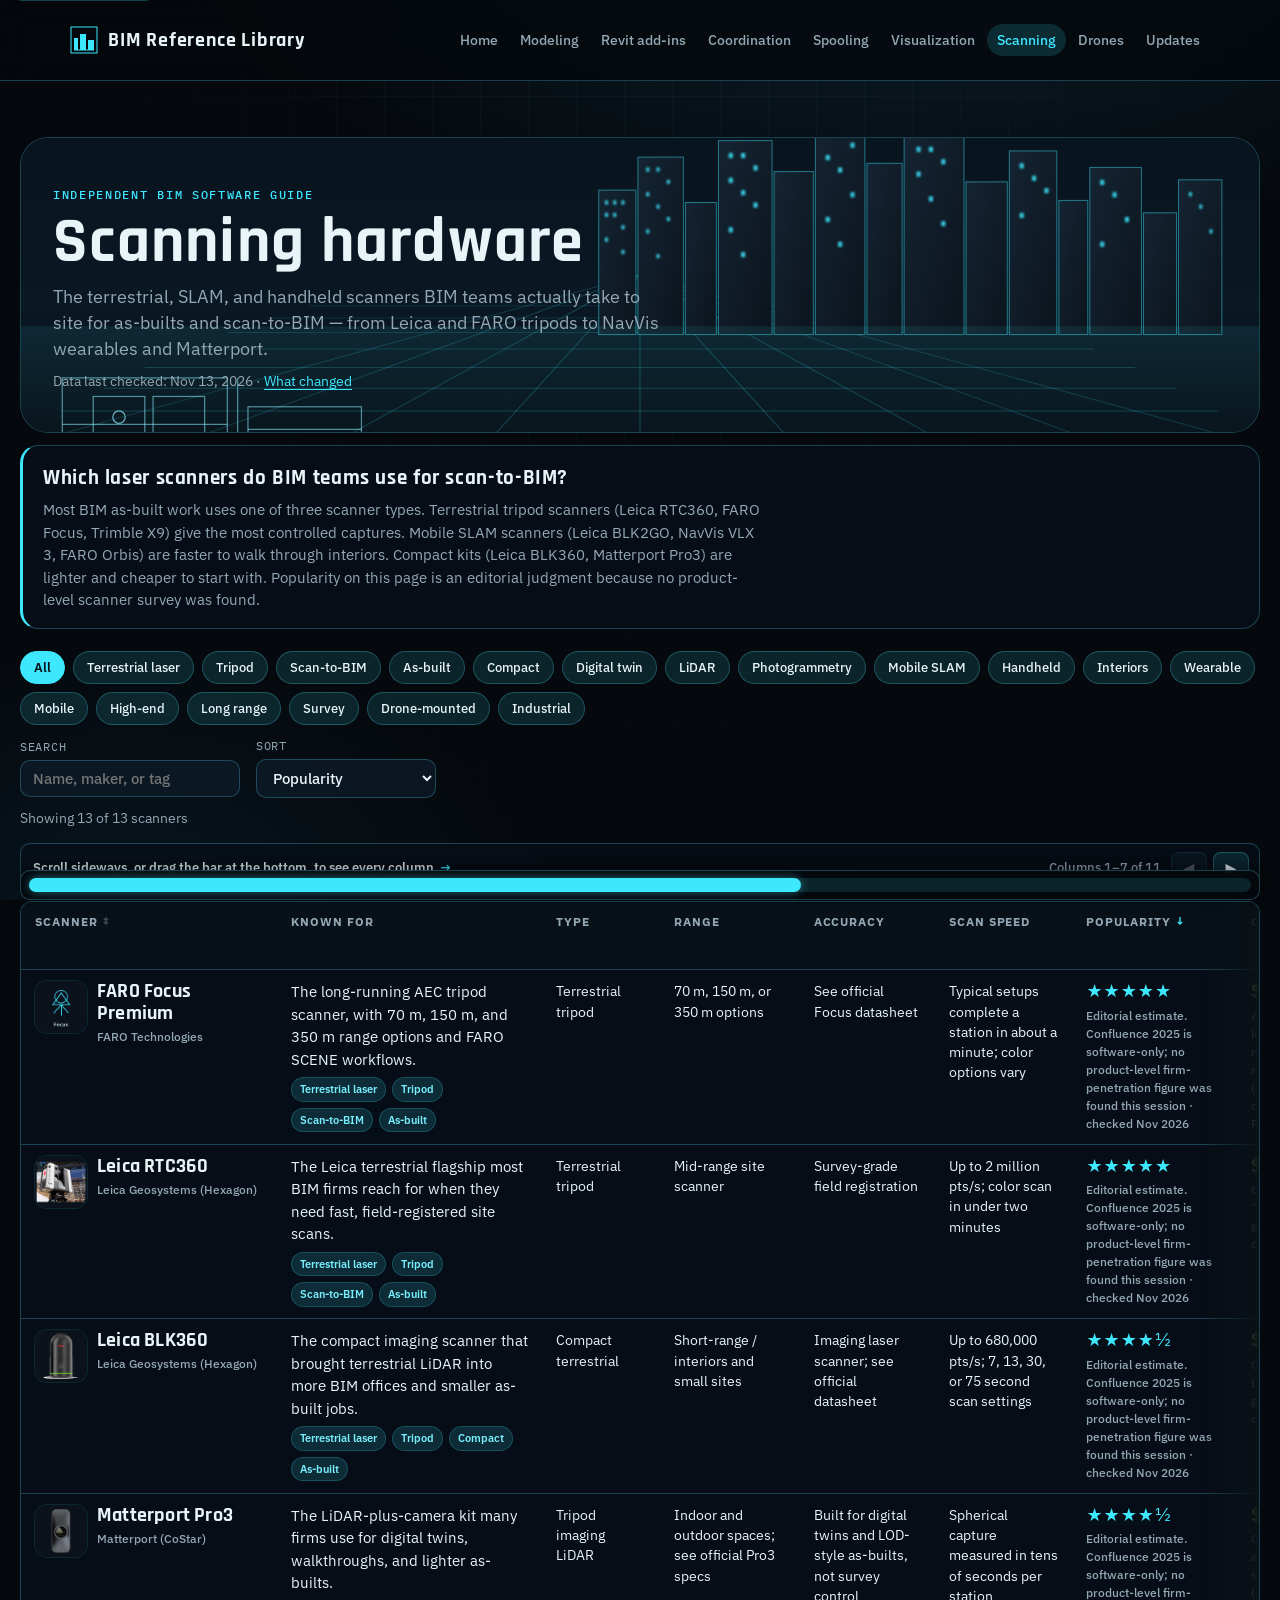
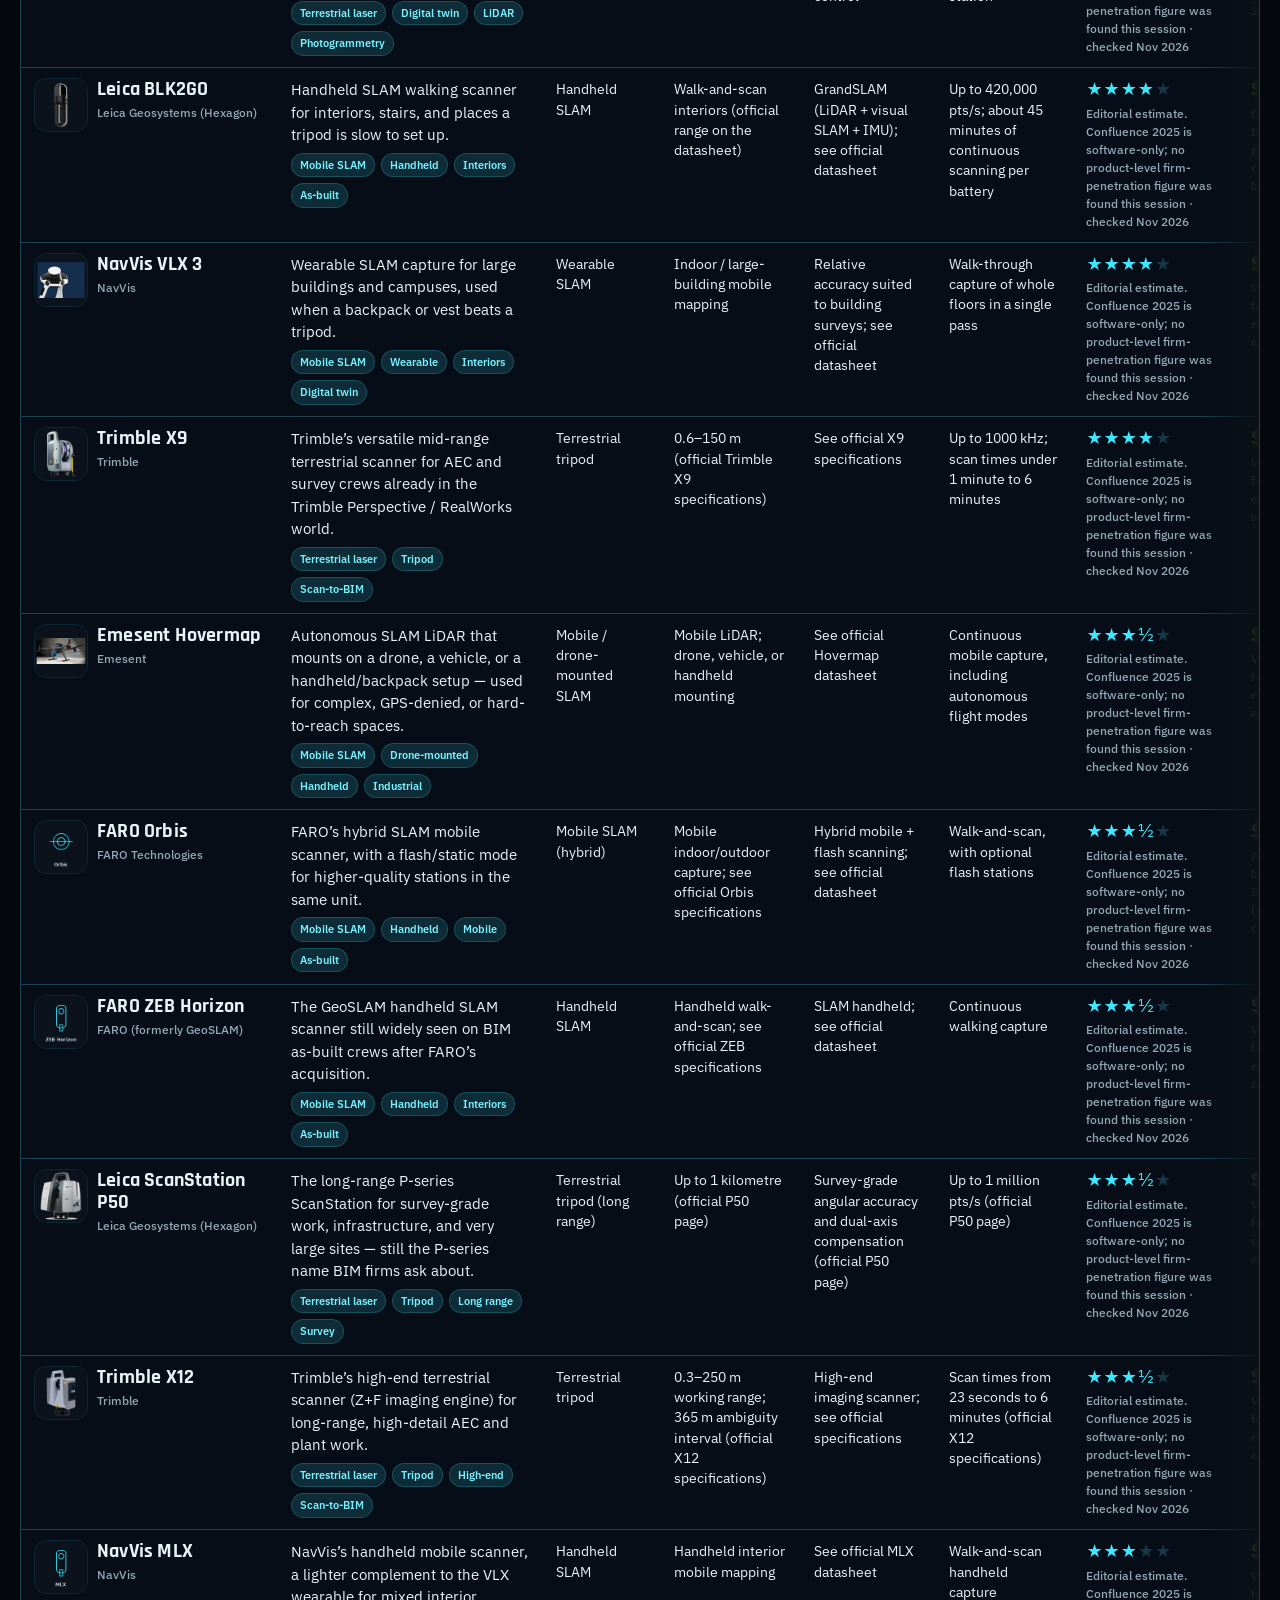
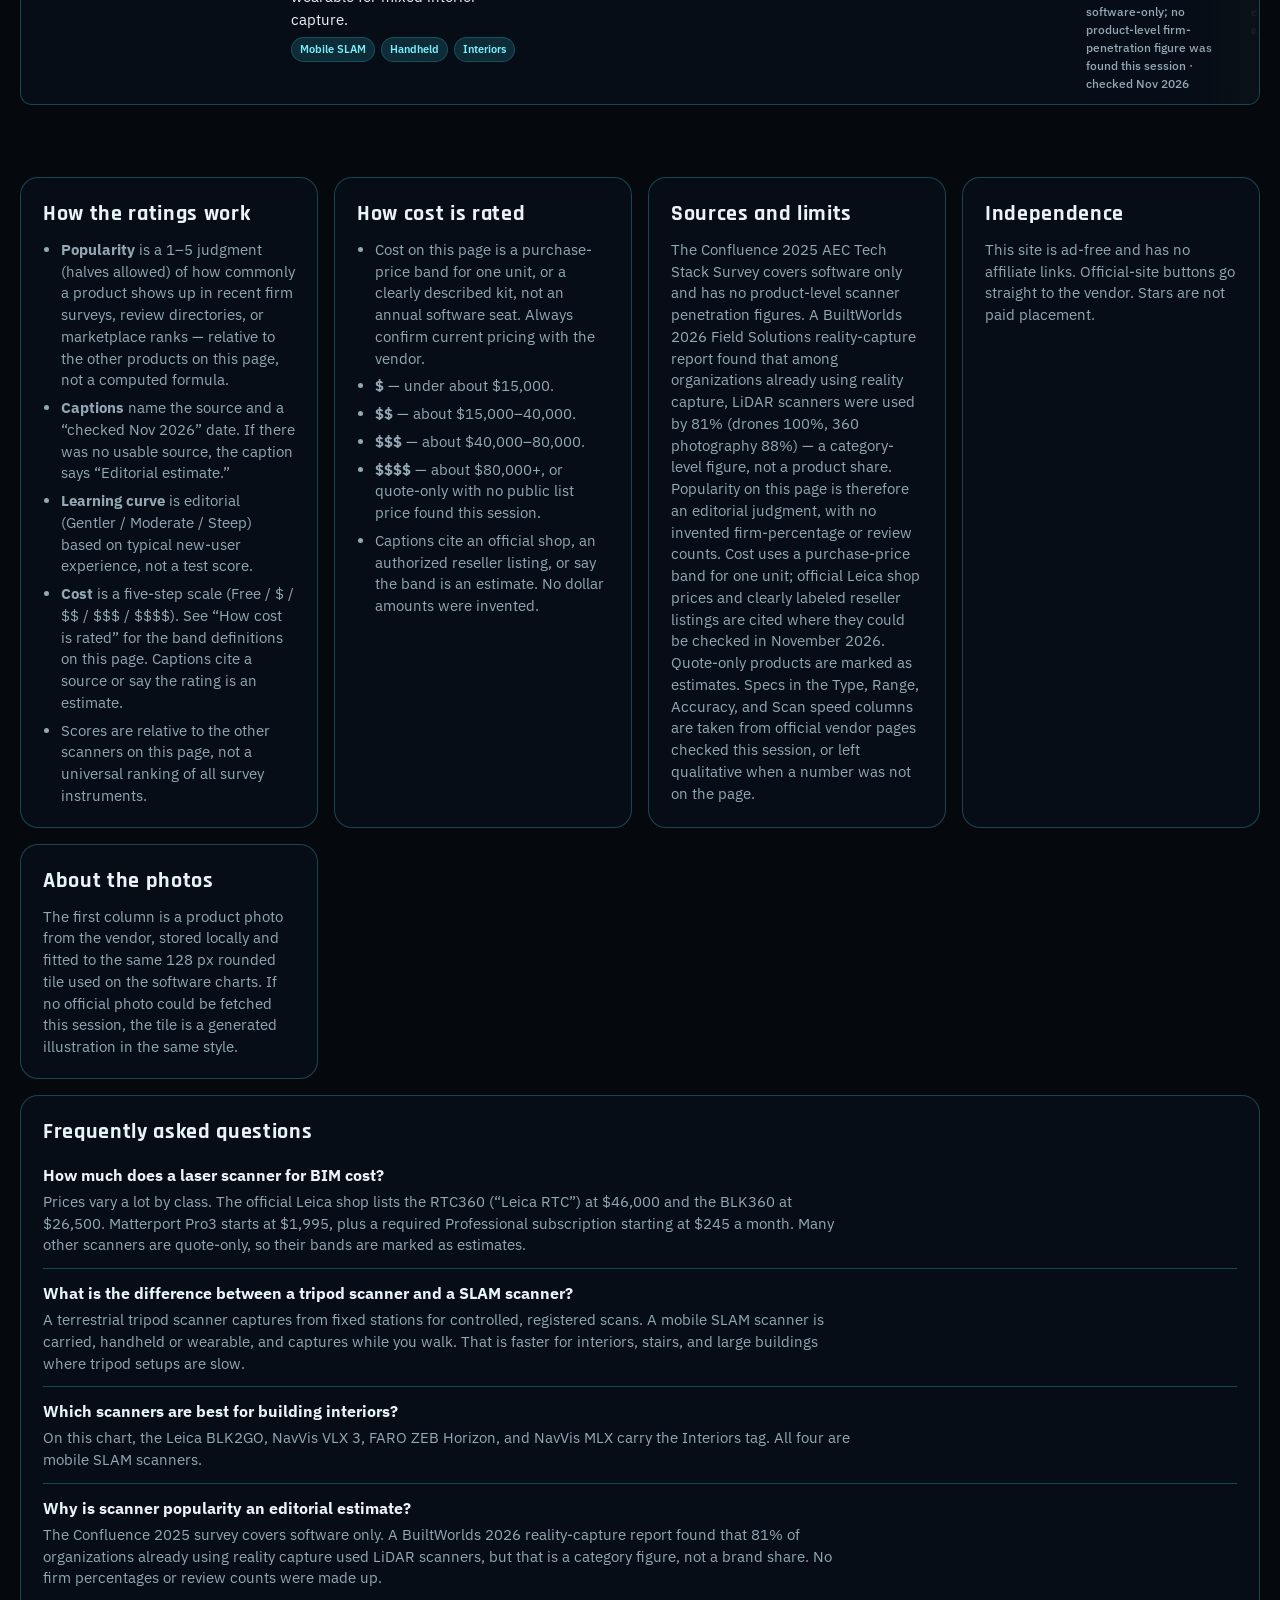
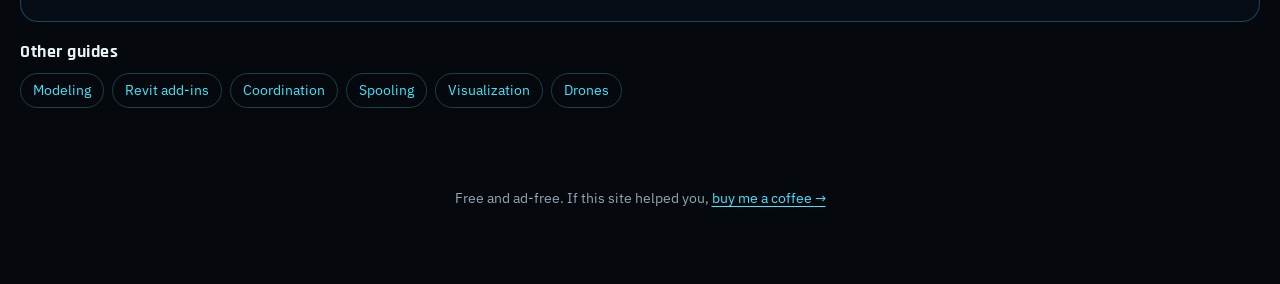
<file: scanning.html>
<!doctype html>
<html lang="en">
<head>
<meta charset="utf-8">
<meta name="viewport" content="width=device-width,initial-scale=1,viewport-fit=cover">
<title>Laser Scanners for Scan-to-BIM Compared: Leica, FARO, Trimble, NavVis</title>
<meta name="description" content="Compare 13 laser and SLAM scanners for scan-to-BIM and as-builts, including Leica RTC360 and BLK360, FARO Focus, Trimble X9, NavVis VLX 3, and Matterport.">
<link rel="canonical" href="https://bimchart.net/scanning">
<meta property="og:type" content="article">
<meta property="og:site_name" content="BIM Reference Library">
<meta property="og:title" content="Laser Scanners for Scan-to-BIM Compared: Leica, FARO, Trimble, NavVis">
<meta property="og:description" content="Compare 13 laser and SLAM scanners for scan-to-BIM and as-builts, including Leica RTC360 and BLK360, FARO Focus, Trimble X9, NavVis VLX 3, and Matterport.">
<meta property="og:url" content="https://bimchart.net/scanning">
<meta property="og:image" content="https://bimchart.net/og-image.png">
<meta property="og:image:width" content="1200">
<meta property="og:image:height" content="630">
<meta property="og:image:alt" content="BIM Reference Library: a dark blueprint grid and city skyline">
<meta name="twitter:card" content="summary_large_image">
<meta name="twitter:title" content="Laser Scanners for Scan-to-BIM Compared: Leica, FARO, Trimble, NavVis">
<meta name="twitter:description" content="Compare 13 laser and SLAM scanners for scan-to-BIM and as-builts, including Leica RTC360 and BLK360, FARO Focus, Trimble X9, NavVis VLX 3, and Matterport.">
<meta name="twitter:image" content="https://bimchart.net/og-image.png">
<meta name="twitter:image:alt" content="BIM Reference Library: a dark blueprint grid and city skyline">
<meta name="robots" content="index, follow, max-image-preview:large">
<meta name="theme-color" content="#05080c">
<link rel="icon" href="/favicon.ico" sizes="any">
<link rel="icon" href="/favicon.svg" type="image/svg+xml">
<link rel="apple-touch-icon" href="/apple-touch-icon.png">
<link rel="sitemap" type="application/xml" href="/sitemap.xml">
<link rel="preconnect" href="https://fonts.googleapis.com">
<link rel="preconnect" href="https://fonts.gstatic.com" crossorigin>
<link rel="stylesheet" href="https://fonts.googleapis.com/css2?family=IBM+Plex+Mono:wght@400;500&amp;family=IBM+Plex+Sans:wght@400;500;600;700&amp;family=Rajdhani:wght@600;700&amp;display=swap" media="print" onload="this.media='all'">
<noscript><link rel="stylesheet" href="https://fonts.googleapis.com/css2?family=IBM+Plex+Mono:wght@400;500&amp;family=IBM+Plex+Sans:wght@400;500;600;700&amp;family=Rajdhani:wght@600;700&amp;display=swap"></noscript>
<link rel="stylesheet" href="/theme.css?v=20261120a">
<script src="/nav.js?v=20261120a" defer></script>
<script type="application/ld+json">{"@context": "https://schema.org", "@graph": [{"@type": "WebSite", "@id": "https://bimchart.net/#website", "url": "https://bimchart.net/", "name": "BIM Reference Library", "alternateName": "bimchart.net", "inLanguage": "en", "description": "Free, ad-free comparison charts for BIM software and reality-capture hardware."}, {"@type": "CollectionPage", "@id": "https://bimchart.net/scanning#webpage", "url": "https://bimchart.net/scanning", "name": "Laser Scanners for Scan-to-BIM Compared: Leica, FARO, Trimble, NavVis", "description": "Compare 13 laser and SLAM scanners for scan-to-BIM and as-builts, including Leica RTC360 and BLK360, FARO Focus, Trimble X9, NavVis VLX 3, and Matterport.", "isPartOf": {"@id": "https://bimchart.net/#website"}, "inLanguage": "en", "dateModified": "2026-11-20", "breadcrumb": {"@id": "https://bimchart.net/scanning#breadcrumb"}, "mainEntity": {"@id": "https://bimchart.net/scanning#chart"}}, {"@type": "BreadcrumbList", "itemListElement": [{"@type": "ListItem", "position": 1, "name": "Home", "item": "https://bimchart.net/"}, {"@type": "ListItem", "position": 2, "name": "Scanning hardware", "item": "https://bimchart.net/scanning"}], "@id": "https://bimchart.net/scanning#breadcrumb"}, {"@type": "ItemList", "@id": "https://bimchart.net/scanning#chart", "name": "Scanning hardware comparison chart", "numberOfItems": 13, "itemListOrder": "https://schema.org/ItemListOrderDescending", "itemListElement": [{"@type": "ListItem", "position": 1, "name": "FARO Focus Premium", "url": "https://bimchart.net/scanning#p-faro-focus-premium"}, {"@type": "ListItem", "position": 2, "name": "Leica RTC360", "url": "https://bimchart.net/scanning#p-leica-rtc360"}, {"@type": "ListItem", "position": 3, "name": "Leica BLK360", "url": "https://bimchart.net/scanning#p-leica-blk360"}, {"@type": "ListItem", "position": 4, "name": "Matterport Pro3", "url": "https://bimchart.net/scanning#p-matterport-pro3"}, {"@type": "ListItem", "position": 5, "name": "Leica BLK2GO", "url": "https://bimchart.net/scanning#p-leica-blk2go"}, {"@type": "ListItem", "position": 6, "name": "NavVis VLX 3", "url": "https://bimchart.net/scanning#p-navvis-vlx-3"}, {"@type": "ListItem", "position": 7, "name": "Trimble X9", "url": "https://bimchart.net/scanning#p-trimble-x9"}, {"@type": "ListItem", "position": 8, "name": "Emesent Hovermap", "url": "https://bimchart.net/scanning#p-emesent-hovermap"}, {"@type": "ListItem", "position": 9, "name": "FARO Orbis", "url": "https://bimchart.net/scanning#p-faro-orbis"}, {"@type": "ListItem", "position": 10, "name": "FARO ZEB Horizon", "url": "https://bimchart.net/scanning#p-faro-zeb-horizon"}, {"@type": "ListItem", "position": 11, "name": "Leica ScanStation P50", "url": "https://bimchart.net/scanning#p-leica-scanstation-p50"}, {"@type": "ListItem", "position": 12, "name": "Trimble X12", "url": "https://bimchart.net/scanning#p-trimble-x12"}, {"@type": "ListItem", "position": 13, "name": "NavVis MLX", "url": "https://bimchart.net/scanning#p-navvis-mlx"}]}, {"@type": "Dataset", "@id": "https://bimchart.net/scanning#dataset", "name": "Scanning hardware comparison data (BIM Reference Library)", "description": "Laser, LiDAR, and point-cloud scanners commonly used by BIM and AEC firms for scan-to-BIM and as-builts. One row per product (13 scanners) with maker, what it is known for, popularity with a source caption, a cost band with a source caption, an editorial learning-curve rating, and pros and cons.", "url": "https://bimchart.net/scanning", "isAccessibleForFree": true, "dateModified": "2026-11-13", "inLanguage": "en", "creator": {"@type": "Organization", "name": "BIM Reference Library", "url": "https://bimchart.net/"}, "variableMeasured": ["Scanner", "Known for", "Type", "Range", "Accuracy", "Scan speed", "Popularity (1–5)", "Cost (Free to $$$$)", "Learning curve (editorial rating)", "Pros and cons", "Official site"], "includedInDataCatalog": {"@type": "DataCatalog", "name": "BIM Reference Library", "url": "https://bimchart.net/"}}, {"@type": "FAQPage", "@id": "https://bimchart.net/scanning#faq", "mainEntity": [{"@type": "Question", "name": "How much does a laser scanner for BIM cost?", "acceptedAnswer": {"@type": "Answer", "text": "Prices vary a lot by class. The official Leica shop lists the RTC360 (“Leica RTC”) at $46,000 and the BLK360 at $26,500. Matterport Pro3 starts at $1,995, plus a required Professional subscription starting at $245 a month. Many other scanners are quote-only, so their bands are marked as estimates."}}, {"@type": "Question", "name": "What is the difference between a tripod scanner and a SLAM scanner?", "acceptedAnswer": {"@type": "Answer", "text": "A terrestrial tripod scanner captures from fixed stations for controlled, registered scans. A mobile SLAM scanner is carried, handheld or wearable, and captures while you walk. That is faster for interiors, stairs, and large buildings where tripod setups are slow."}}, {"@type": "Question", "name": "Which scanners are best for building interiors?", "acceptedAnswer": {"@type": "Answer", "text": "On this chart, the Leica BLK2GO, NavVis VLX 3, FARO ZEB Horizon, and NavVis MLX carry the Interiors tag. All four are mobile SLAM scanners."}}, {"@type": "Question", "name": "Why is scanner popularity an editorial estimate?", "acceptedAnswer": {"@type": "Answer", "text": "The Confluence 2025 survey covers software only. A BuiltWorlds 2026 reality-capture report found that 81% of organizations already using reality capture used LiDAR scanners, but that is a category figure, not a brand share. No firm percentages or review counts were made up."}}]}]}</script>
</head>
<body>
<div class="page-bg"></div>
<a class="skip" href="#main">Skip to content</a>
<nav class="topnav" aria-label="Primary">
  <div class="inner">
    <a class="brand" href="/">
      <svg width="28" height="28" viewBox="0 0 28 28" aria-hidden="true">
        <rect x="1" y="1" width="26" height="26" fill="none" stroke="#3de8ff" stroke-width="1"/>
        <path d="M4 24 V12 H8 V24 M10 24 V8 H16 V24 M18 24 V14 H24 V24" fill="#3de8ff"/>
        <path d="M4 24 H24" stroke="#3de8ff" fill="none"/>
      </svg>
      BIM Reference Library
    </a>
    <button type="button" class="nav-toggle" aria-expanded="false" aria-controls="primary-nav" aria-label="Open menu">
      <span class="nav-toggle-bars" aria-hidden="true"></span>
    </button>
    <ul id="primary-nav" class="nav-links"><li><a href="/">Home</a></li><li><a href="/modeling">Modeling</a></li><li><a href="/revit-addins">Revit add-ins</a></li><li><a href="/coordination">Coordination</a></li><li><a href="/spooling">Spooling</a></li><li><a href="/visualization">Visualization</a></li><li><a href="/scanning" aria-current="page">Scanning</a></li><li><a href="/drones">Drones</a></li><li><a href="/updates">Updates</a></li></ul>
  </div>
</nav>
<div class="wrap chart-wrap" id="main">
<header class="hero">
  <div class="hero-art"><svg class="hero-svg" viewBox="0 0 1200 420" preserveAspectRatio="xMidYMid slice" aria-hidden="true">
  <defs>
    <linearGradient id="sky" x1="0" y1="0" x2="0" y2="1">
      <stop offset="0%" stop-color="#07131c"/>
      <stop offset="55%" stop-color="#0a1824"/>
      <stop offset="100%" stop-color="#05080c"/>
    </linearGradient>
    <linearGradient id="glow" x1="0" y1="1" x2="0" y2="0">
      <stop offset="0%" stop-color="#3de8ff" stop-opacity="0.0"/>
      <stop offset="100%" stop-color="#3de8ff" stop-opacity="0.35"/>
    </linearGradient>
    <linearGradient id="bldg" x1="0" y1="0" x2="1" y2="1">
      <stop offset="0%" stop-color="#152433"/>
      <stop offset="100%" stop-color="#0b141c"/>
    </linearGradient>
    <filter id="soft"><feGaussianBlur stdDeviation="1.2"/></filter>
  </defs>
  <rect width="1200" height="420" fill="url(#sky)"/>
  <g stroke="#3de8ff" stroke-opacity="0.28" fill="none" stroke-width="1">
    <path d="M-80,410 L1280,410"/>
    <path d="M-40,382 L1240,382" stroke-opacity="0.26"/>
    <path d="M0,356 L1200,356" stroke-opacity="0.24"/>
    <path d="M40,332 L1160,332" stroke-opacity="0.22"/>
    <path d="M80,310 L1120,310" stroke-opacity="0.2"/>
    <path d="M120,290 L1080,290" stroke-opacity="0.18"/>
    <path d="M160,272 L1040,272" stroke-opacity="0.16"/>
    <path d="M200,256 L1000,256" stroke-opacity="0.14"/>
    <path d="M240,242 L960,242" stroke-opacity="0.12"/>
    <path d="M280,230 L920,230" stroke-opacity="0.1"/>
    <path d="M600,200 L-200,420" stroke-opacity="0.16"/>
    <path d="M600,200 L0,420" stroke-opacity="0.18"/>
    <path d="M600,200 L200,420" stroke-opacity="0.2"/>
    <path d="M600,200 L400,420" stroke-opacity="0.22"/>
    <path d="M600,200 L600,420" stroke-opacity="0.24"/>
    <path d="M600,200 L800,420" stroke-opacity="0.22"/>
    <path d="M600,200 L1000,420" stroke-opacity="0.2"/>
    <path d="M600,200 L1200,420" stroke-opacity="0.18"/>
    <path d="M600,200 L1400,420" stroke-opacity="0.16"/>
  </g>
  <g fill="none" stroke="#8cefff" stroke-opacity="0.55" stroke-width="1.2">
    <rect x="40" y="300" width="160" height="90"/>
    <rect x="70" y="318" width="50" height="40"/>
    <rect x="128" y="318" width="50" height="54"/>
    <circle cx="95" cy="338" r="6" stroke-opacity="0.7"/>
    <path d="M40,345 H200"/>
    <path d="M210,300 v90"/>
    <rect x="220" y="328" width="110" height="62"/>
    <path d="M220,350 h110"/>
    <path d="M70,410 h280" stroke-opacity="0.35"/>
    <path d="M70,410 v-8 M140,410 v-8 M210,410 v-8 M280,410 v-8" stroke-opacity="0.4"/>
  </g>
  <g fill="url(#bldg)" stroke="#3de8ff" stroke-opacity="0.45" stroke-width="1">
    <rect x="560" y="118" width="36" height="140"/>
    <rect x="598" y="86" width="44" height="172"/>
    <rect x="644" y="130" width="30" height="128"/>
    <rect x="676" y="70" width="52" height="188"/>
    <rect x="730" y="100" width="38" height="158"/>
    <rect x="770" y="48" width="48" height="210"/>
    <rect x="820" y="92" width="34" height="166"/>
    <rect x="856" y="64" width="58" height="194"/>
    <rect x="916" y="110" width="40" height="148"/>
    <rect x="958" y="80" width="46" height="178"/>
    <rect x="1006" y="128" width="28" height="130"/>
    <rect x="1036" y="96" width="50" height="162"/>
    <rect x="1088" y="140" width="32" height="118"/>
    <rect x="1122" y="108" width="42" height="150"/>
  </g>
  <g fill="#3de8ff" filter="url(#soft)" opacity="0.85">
    <rect x="566" y="128" width="3" height="4"/><rect x="574" y="128" width="3" height="4"/>
    <rect x="582" y="128" width="3" height="4"/><rect x="566" y="140" width="3" height="4"/>
    <rect x="574" y="140" width="3" height="4"/><rect x="582" y="152" width="3" height="4"/>
    <rect x="566" y="164" width="3" height="4"/><rect x="582" y="176" width="3" height="4"/>
    <rect x="606" y="96" width="3" height="4"/><rect x="616" y="96" width="3" height="4"/>
    <rect x="626" y="108" width="3" height="4"/><rect x="606" y="120" width="3" height="4"/>
    <rect x="616" y="132" width="3" height="4"/><rect x="626" y="144" width="3" height="4"/>
    <rect x="606" y="156" width="3" height="4"/><rect x="616" y="180" width="3" height="4"/>
    <rect x="686" y="82" width="4" height="5"/><rect x="698" y="82" width="4" height="5"/>
    <rect x="710" y="94" width="4" height="5"/><rect x="686" y="106" width="4" height="5"/>
    <rect x="698" y="118" width="4" height="5"/><rect x="710" y="130" width="4" height="5"/>
    <rect x="686" y="154" width="4" height="5"/><rect x="698" y="178" width="4" height="5"/>
    <rect x="780" y="60" width="4" height="5"/><rect x="792" y="60" width="4" height="5"/>
    <rect x="804" y="72" width="4" height="5"/><rect x="780" y="84" width="4" height="5"/>
    <rect x="792" y="96" width="4" height="5"/><rect x="804" y="120" width="4" height="5"/>
    <rect x="780" y="144" width="4" height="5"/><rect x="792" y="168" width="4" height="5"/>
    <rect x="868" y="76" width="4" height="5"/><rect x="880" y="76" width="4" height="5"/>
    <rect x="892" y="88" width="4" height="5"/><rect x="868" y="100" width="4" height="5"/>
    <rect x="880" y="124" width="4" height="5"/><rect x="892" y="148" width="4" height="5"/>
    <rect x="968" y="92" width="4" height="5"/><rect x="980" y="104" width="4" height="5"/>
    <rect x="992" y="116" width="4" height="5"/><rect x="968" y="140" width="4" height="5"/>
    <rect x="1046" y="108" width="4" height="5"/><rect x="1058" y="120" width="4" height="5"/>
    <rect x="1070" y="144" width="4" height="5"/><rect x="1046" y="168" width="4" height="5"/>
    <rect x="1132" y="120" width="3" height="4"/><rect x="1142" y="132" width="3" height="4"/>
    <rect x="1152" y="156" width="3" height="4"/>
  </g>
  <rect x="0" y="250" width="1200" height="170" fill="url(#glow)" opacity="0.25"/>
</svg>
</div>
  <div class="hero-copy">
    <span class="eyebrow">Independent BIM software guide</span>
    <h1>Scanning hardware</h1>
    <p class="lede">The terrestrial, SLAM, and handheld scanners BIM teams actually take to site for as-builts and scan-to-BIM — from Leica and FARO tripods to NavVis wearables and Matterport.</p>
    <p class="checked">Data last checked: <time datetime="2026-11-13">Nov 13, 2026</time> · <a href="/updates">What changed</a></p>
  </div>
</header>
  <section class="intro" aria-labelledby="intro-h">
    <h2 id="intro-h">Which laser scanners do BIM teams use for scan-to-BIM?</h2>
    <p>Most BIM as-built work uses one of three scanner types. Terrestrial tripod scanners (Leica RTC360, FARO Focus, Trimble X9) give the most controlled captures. Mobile SLAM scanners (Leica BLK2GO, NavVis VLX 3, FARO Orbis) are faster to walk through interiors. Compact kits (Leica BLK360, Matterport Pro3) are lighter and cheaper to start with. Popularity on this page is an editorial judgment because no product-level scanner survey was found.</p>
  </section>
  <div id="catalog">
  <div class="toolbar">
    <div class="chips" role="group" aria-label="Filter"><button class="chip" data-f="all" aria-pressed="true">All</button>
<button class="chip" data-f="Terrestrial laser" aria-pressed="false">Terrestrial laser</button>
<button class="chip" data-f="Tripod" aria-pressed="false">Tripod</button>
<button class="chip" data-f="Scan-to-BIM" aria-pressed="false">Scan-to-BIM</button>
<button class="chip" data-f="As-built" aria-pressed="false">As-built</button>
<button class="chip" data-f="Compact" aria-pressed="false">Compact</button>
<button class="chip" data-f="Digital twin" aria-pressed="false">Digital twin</button>
<button class="chip" data-f="LiDAR" aria-pressed="false">LiDAR</button>
<button class="chip" data-f="Photogrammetry" aria-pressed="false">Photogrammetry</button>
<button class="chip" data-f="Mobile SLAM" aria-pressed="false">Mobile SLAM</button>
<button class="chip" data-f="Handheld" aria-pressed="false">Handheld</button>
<button class="chip" data-f="Interiors" aria-pressed="false">Interiors</button>
<button class="chip" data-f="Wearable" aria-pressed="false">Wearable</button>
<button class="chip" data-f="Mobile" aria-pressed="false">Mobile</button>
<button class="chip" data-f="High-end" aria-pressed="false">High-end</button>
<button class="chip" data-f="Long range" aria-pressed="false">Long range</button>
<button class="chip" data-f="Survey" aria-pressed="false">Survey</button>
<button class="chip" data-f="Drone-mounted" aria-pressed="false">Drone-mounted</button>
<button class="chip" data-f="Industrial" aria-pressed="false">Industrial</button></div>
    <label class="search">Search
      <input type="search" id="search" placeholder="Name, maker, or tag" autocomplete="off">
    </label>
    <label class="sort">Sort
      <select id="sort">
        <option value="pop">Popularity</option>
        <option value="name">Name</option>
        <option value="cost-asc">Cost: cheapest first</option>
        <option value="cost-desc">Cost: priciest first</option>
      </select>
    </label>
  </div>
  <p class="count" id="count">Showing 13 of 13 scanners</p>
  <div class="table-box">
    <table class="chart chart-wide">
      <thead>
        <tr>
          <th><button type="button" class="th-btn" data-k="name">Scanner</button></th>
          <th>Known for</th>
          <th>Type</th>
          <th>Range</th>
          <th>Accuracy</th>
          <th>Scan speed</th>
          <th><button type="button" class="th-btn" data-k="pop">Popularity</button></th>
          <th><button type="button" class="th-btn" data-k="cost">Cost</button></th>
          <th class="learn-th">Learning curve<span class="th-note">editorial rating</span></th>
          <th>Pros &amp; cons</th>
          <th>Official site</th>
        </tr>
      </thead>
      <tbody id="rows"><tr id="p-faro-focus-premium"><td class="prod-cell"><div class="prod"><img class="app-icon" src="/icons/faro-focus.png" width="52" height="52" alt="" loading="lazy" decoding="async"><div><span class="cart">FARO Focus Premium</span><span class="year">FARO Technologies</span></div></div></td><td class="purpose">The long-running AEC tripod scanner, with 70 m, 150 m, and 350 m range options and FARO SCENE workflows.<div class="tags"><span class="tag">Terrestrial laser</span><span class="tag">Tripod</span><span class="tag">Scan-to-BIM</span><span class="tag">As-built</span></div></td><td class="hw">Terrestrial tripod</td><td class="hw">70 m, 150 m, or 350 m options</td><td class="hw">See official Focus datasheet</td><td class="hw">Typical setups complete a station in about a minute; color options vary</td><td><span class="starline" aria-label="5 out of 5"><span class="stars">★★★★★</span><span class="stars off"></span></span><span class="sub">Editorial estimate. Confluence 2025 is software-only; no product-level firm-penetration figure was found this session · checked Nov 2026</span></td><td><span class="costline" aria-label="3 of 4"><span class="cost-on">$$$</span><span class="cost-off">$</span></span><span class="sub">Authorized reseller Moss Geospatial lists Focus Premium at $41,860 (70 m), $51,950 (150 m), and $63,900 (350 m); Focus Core at $32,940 (mossgeospatial.com/collections/faro, checked Nov 2026). Rated on the 70 m Premium.</span></td><td>Moderate</td><td class="purpose"><div class="pc"><span class="pro">+ Deep AEC installed base and a mature SCENE / Sphere processing path</span><span class="con">− List price is reseller-quoted; software is often a subscription on top</span></div></td><td><a class="official" href="https://www.faro.com/en/Products/Hardware/Focus-Laser-Scanners" rel="noopener noreferrer">Official site →</a></td></tr><tr id="p-leica-rtc360"><td class="prod-cell"><div class="prod"><img class="app-icon" src="/icons/leica-rtc360.png" width="52" height="52" alt="" loading="lazy" decoding="async"><div><span class="cart">Leica RTC360</span><span class="year">Leica Geosystems (Hexagon)</span></div></div></td><td class="purpose">The Leica terrestrial flagship most BIM firms reach for when they need fast, field-registered site scans.<div class="tags"><span class="tag">Terrestrial laser</span><span class="tag">Tripod</span><span class="tag">Scan-to-BIM</span><span class="tag">As-built</span></div></td><td class="hw">Terrestrial tripod</td><td class="hw">Mid-range site scanner</td><td class="hw">Survey-grade field registration</td><td class="hw">Up to 2 million pts/s; color scan in under two minutes</td><td><span class="starline" aria-label="5 out of 5"><span class="stars">★★★★★</span><span class="stars off"></span></span><span class="sub">Editorial estimate. Confluence 2025 is software-only; no product-level firm-penetration figure was found this session · checked Nov 2026</span></td><td><span class="costline" aria-label="3 of 4"><span class="cost-on">$$$</span><span class="cost-off">$</span></span><span class="sub">Official Leica Geosystems shop lists “Leica RTC” at $46,000 (shop.leica-geosystems.com/reality-capture/shop, checked Nov 2026).</span></td><td>Moderate</td><td class="purpose"><div class="pc"><span class="pro">+ Very fast capture and automatic field pre-registration with Cyclone FIELD 360</span><span class="con">− Premium hardware, and Cyclone software is a separate cost</span></div></td><td><a class="official" href="https://leica-geosystems.com/products/laser-scanners/scanners/leica-rtc360" rel="noopener noreferrer">Official site →</a></td></tr><tr id="p-leica-blk360"><td class="prod-cell"><div class="prod"><img class="app-icon" src="/icons/leica-blk360.png" width="52" height="52" alt="" loading="lazy" decoding="async"><div><span class="cart">Leica BLK360</span><span class="year">Leica Geosystems (Hexagon)</span></div></div></td><td class="purpose">The compact imaging scanner that brought terrestrial LiDAR into more BIM offices and smaller as-built jobs.<div class="tags"><span class="tag">Terrestrial laser</span><span class="tag">Tripod</span><span class="tag">Compact</span><span class="tag">As-built</span></div></td><td class="hw">Compact terrestrial</td><td class="hw">Short-range / interiors and small sites</td><td class="hw">Imaging laser scanner; see official datasheet</td><td class="hw">Up to 680,000 pts/s; 7, 13, 30, or 75 second scan settings</td><td><span class="starline" aria-label="4.5 out of 5"><span class="stars">★★★★½</span><span class="stars off"></span></span><span class="sub">Editorial estimate. Confluence 2025 is software-only; no product-level firm-penetration figure was found this session · checked Nov 2026</span></td><td><span class="costline" aria-label="2 of 4"><span class="cost-on">$$</span><span class="cost-off">$$</span></span><span class="sub">Official Leica Geosystems shop lists Leica BLK360 at $26,500 (shop.leica-geosystems.com/reality-capture/shop, checked Nov 2026).</span></td><td>Gentler</td><td class="purpose"><div class="pc"><span class="pro">+ Small (155×80 mm, 850 g with batteries) and simple enough for mixed BIM teams</span><span class="con">− Shorter reach and less range than an RTC360 or Focus Premium</span></div></td><td><a class="official" href="https://leica-geosystems.com/products/laser-scanners/scanners/blk360" rel="noopener noreferrer">Official site →</a></td></tr><tr id="p-matterport-pro3"><td class="prod-cell"><div class="prod"><img class="app-icon" src="/icons/matterport-pro3.png" width="52" height="52" alt="" loading="lazy" decoding="async"><div><span class="cart">Matterport Pro3</span><span class="year">Matterport (CoStar)</span></div></div></td><td class="purpose">The LiDAR-plus-camera kit many firms use for digital twins, walkthroughs, and lighter as-builts.<div class="tags"><span class="tag">Terrestrial laser</span><span class="tag">Digital twin</span><span class="tag">LiDAR</span><span class="tag">Photogrammetry</span></div></td><td class="hw">Tripod imaging LiDAR</td><td class="hw">Indoor and outdoor spaces; see official Pro3 specs</td><td class="hw">Built for digital twins and LOD-style as-builts, not survey control</td><td class="hw">Spherical capture measured in tens of seconds per station</td><td><span class="starline" aria-label="4.5 out of 5"><span class="stars">★★★★½</span><span class="stars off"></span></span><span class="sub">Editorial estimate. Confluence 2025 is software-only; no product-level firm-penetration figure was found this session · checked Nov 2026</span></td><td><span class="costline" aria-label="1 of 4"><span class="cost-on">$</span><span class="cost-off">$$$</span></span><span class="sub">Official Matterport site: Pro3 starting at $1,995 plus a required Professional subscription starting at $245/month (matterport.com/pro3, checked Nov 2026). Rated on the camera purchase.</span></td><td>Gentler</td><td class="purpose"><div class="pc"><span class="pro">+ Fast to learn, and the cloud tour workflow is familiar to clients</span><span class="con">− Accuracy and point density are not a substitute for a survey-grade laser scanner; a Professional subscription is required</span></div></td><td><a class="official" href="https://matterport.com/pro3" rel="noopener noreferrer">Official site →</a></td></tr><tr id="p-leica-blk2go"><td class="prod-cell"><div class="prod"><img class="app-icon" src="/icons/leica-blk2go.png" width="52" height="52" alt="" loading="lazy" decoding="async"><div><span class="cart">Leica BLK2GO</span><span class="year">Leica Geosystems (Hexagon)</span></div></div></td><td class="purpose">Handheld SLAM walking scanner for interiors, stairs, and places a tripod is slow to set up.<div class="tags"><span class="tag">Mobile SLAM</span><span class="tag">Handheld</span><span class="tag">Interiors</span><span class="tag">As-built</span></div></td><td class="hw">Handheld SLAM</td><td class="hw">Walk-and-scan interiors (official range on the datasheet)</td><td class="hw">GrandSLAM (LiDAR + visual SLAM + IMU); see official datasheet</td><td class="hw">Up to 420,000 pts/s; about 45 minutes of continuous scanning per battery</td><td><span class="starline" aria-label="4 out of 5"><span class="stars">★★★★</span><span class="stars off">★</span></span><span class="sub">Editorial estimate. Confluence 2025 is software-only; no product-level firm-penetration figure was found this session · checked Nov 2026</span></td><td><span class="costline" aria-label="2 of 4"><span class="cost-on">$$</span><span class="cost-off">$$</span></span><span class="sub">Official Leica Geosystems shop lists BLK2GO at $37,500 (shop.leica-geosystems.com/reality-capture/shop, checked Nov 2026). BLK2GO PULSE is listed at $42,800 on the same page.</span></td><td>Moderate</td><td class="purpose"><div class="pc"><span class="pro">+ Captures whole floors by walking, including spaces a tripod would miss</span><span class="con">− SLAM drift and detail are not the same as a tightly registered terrestrial setup</span></div></td><td><a class="official" href="https://leica-geosystems.com/en-us/products/laser-scanners/scanners/leica-blk2go" rel="noopener noreferrer">Official site →</a></td></tr><tr id="p-navvis-vlx-3"><td class="prod-cell"><div class="prod"><img class="app-icon" src="/icons/navvis-vlx.png" width="52" height="52" alt="" loading="lazy" decoding="async"><div><span class="cart">NavVis VLX 3</span><span class="year">NavVis</span></div></div></td><td class="purpose">Wearable SLAM capture for large buildings and campuses, used when a backpack or vest beats a tripod.<div class="tags"><span class="tag">Mobile SLAM</span><span class="tag">Wearable</span><span class="tag">Interiors</span><span class="tag">Digital twin</span></div></td><td class="hw">Wearable SLAM</td><td class="hw">Indoor / large-building mobile mapping</td><td class="hw">Relative accuracy suited to building surveys; see official datasheet</td><td class="hw">Walk-through capture of whole floors in a single pass</td><td><span class="starline" aria-label="4 out of 5"><span class="stars">★★★★</span><span class="stars off">★</span></span><span class="sub">Editorial estimate. Confluence 2025 is software-only; no product-level firm-penetration figure was found this session · checked Nov 2026</span></td><td><span class="costline" aria-label="4 of 4"><span class="cost-on">$$$$</span><span class="cost-off"></span></span><span class="sub">Vendor quotes; no public list price was found this session. Band is an editorial estimate, not an invented dollar amount · checked Nov 2026</span></td><td>Moderate</td><td class="purpose"><div class="pc"><span class="pro">+ Covers big interiors much faster than station-by-station terrestrial work</span><span class="con">− Quote-only pricing, and the workflow is a different skill than a tripod scanner</span></div></td><td><a class="official" href="https://www.navvis.com/vlx" rel="noopener noreferrer">Official site →</a></td></tr><tr id="p-trimble-x9"><td class="prod-cell"><div class="prod"><img class="app-icon" src="/icons/trimble-x9.png" width="52" height="52" alt="" loading="lazy" decoding="async"><div><span class="cart">Trimble X9</span><span class="year">Trimble</span></div></div></td><td class="purpose">Trimble’s versatile mid-range terrestrial scanner for AEC and survey crews already in the Trimble Perspective / RealWorks world.<div class="tags"><span class="tag">Terrestrial laser</span><span class="tag">Tripod</span><span class="tag">Scan-to-BIM</span></div></td><td class="hw">Terrestrial tripod</td><td class="hw">0.6–150 m (official Trimble X9 specifications)</td><td class="hw">See official X9 specifications</td><td class="hw">Up to 1000 kHz; scan times under 1 minute to 6 minutes</td><td><span class="starline" aria-label="4 out of 5"><span class="stars">★★★★</span><span class="stars off">★</span></span><span class="sub">Editorial estimate. Confluence 2025 is software-only; no product-level firm-penetration figure was found this session · checked Nov 2026</span></td><td><span class="costline" aria-label="3 of 4"><span class="cost-on">$$$</span><span class="cost-off">$</span></span><span class="sub">Vendor quotes; no public list price was found this session. Band is an editorial estimate, not an invented dollar amount · checked Nov 2026</span></td><td>Moderate</td><td class="purpose"><div class="pc"><span class="pro">+ Auto-calibration and a familiar path into Trimble field and office software</span><span class="con">− No public official list price was found this session</span></div></td><td><a class="official" href="https://geospatial.trimble.com/en/products/hardware/trimble-x9" rel="noopener noreferrer">Official site →</a></td></tr><tr id="p-emesent-hovermap"><td class="prod-cell"><div class="prod"><img class="app-icon" src="/icons/emesent-hovermap.png" width="52" height="52" alt="" loading="lazy" decoding="async"><div><span class="cart">Emesent Hovermap</span><span class="year">Emesent</span></div></div></td><td class="purpose">Autonomous SLAM LiDAR that mounts on a drone, a vehicle, or a handheld/backpack setup — used for complex, GPS-denied, or hard-to-reach spaces.<div class="tags"><span class="tag">Mobile SLAM</span><span class="tag">Drone-mounted</span><span class="tag">Handheld</span><span class="tag">Industrial</span></div></td><td class="hw">Mobile / drone-mounted SLAM</td><td class="hw">Mobile LiDAR; drone, vehicle, or handheld mounting</td><td class="hw">See official Hovermap datasheet</td><td class="hw">Continuous mobile capture, including autonomous flight modes</td><td><span class="starline" aria-label="3.5 out of 5"><span class="stars">★★★½</span><span class="stars off">★</span></span><span class="sub">Editorial estimate. Confluence 2025 is software-only; no product-level firm-penetration figure was found this session · checked Nov 2026</span></td><td><span class="costline" aria-label="4 of 4"><span class="cost-on">$$$$</span><span class="cost-off"></span></span><span class="sub">Vendor quotes; no public list price was found this session. Band is an editorial estimate, not an invented dollar amount · checked Nov 2026</span></td><td>Steep</td><td class="purpose"><div class="pc"><span class="pro">+ The same scanner can walk a building or fly a shaft, plant, or façade</span><span class="con">− Quote-only, and flying plus processing is a steeper skill than a tripod BLK</span></div></td><td><a class="official" href="https://www.emesent.com/" rel="noopener noreferrer">Official site →</a></td></tr><tr id="p-faro-orbis"><td class="prod-cell"><div class="prod"><img class="app-icon" src="/icons/faro-orbis.png" width="52" height="52" alt="" loading="lazy" decoding="async"><div><span class="cart">FARO Orbis</span><span class="year">FARO Technologies</span></div></div></td><td class="purpose">FARO’s hybrid SLAM mobile scanner, with a flash/static mode for higher-quality stations in the same unit.<div class="tags"><span class="tag">Mobile SLAM</span><span class="tag">Handheld</span><span class="tag">Mobile</span><span class="tag">As-built</span></div></td><td class="hw">Mobile SLAM (hybrid)</td><td class="hw">Mobile indoor/outdoor capture; see official Orbis specifications</td><td class="hw">Hybrid mobile + flash scanning; see official datasheet</td><td class="hw">Walk-and-scan, with optional flash stations</td><td><span class="starline" aria-label="3.5 out of 5"><span class="stars">★★★½</span><span class="stars off">★</span></span><span class="sub">Editorial estimate. Confluence 2025 is software-only; no product-level firm-penetration figure was found this session · checked Nov 2026</span></td><td><span class="costline" aria-label="3 of 4"><span class="cost-on">$$$</span><span class="cost-off">$</span></span><span class="sub">Authorized reseller Moss Geospatial lists the FARO Orbis Hybrid Laser Scanner at $56,000 (mossgeospatial.com/collections/faro, checked Nov 2026).</span></td><td>Moderate</td><td class="purpose"><div class="pc"><span class="pro">+ One instrument for walking capture and higher-quality flash scans</span><span class="con">− Newer than the Focus line, so office standards and used-market support vary</span></div></td><td><a class="official" href="https://www.faro.com/en/Products/Hardware/Orbis-Mobile-Scanner" rel="noopener noreferrer">Official site →</a></td></tr><tr id="p-faro-zeb-horizon"><td class="prod-cell"><div class="prod"><img class="app-icon" src="/icons/faro-zeb-horizon.png" width="52" height="52" alt="" loading="lazy" decoding="async"><div><span class="cart">FARO ZEB Horizon</span><span class="year">FARO (formerly GeoSLAM)</span></div></div></td><td class="purpose">The GeoSLAM handheld SLAM scanner still widely seen on BIM as-built crews after FARO’s acquisition.<div class="tags"><span class="tag">Mobile SLAM</span><span class="tag">Handheld</span><span class="tag">Interiors</span><span class="tag">As-built</span></div></td><td class="hw">Handheld SLAM</td><td class="hw">Handheld walk-and-scan; see official ZEB specifications</td><td class="hw">SLAM handheld; see official datasheet</td><td class="hw">Continuous walking capture</td><td><span class="starline" aria-label="3.5 out of 5"><span class="stars">★★★½</span><span class="stars off">★</span></span><span class="sub">Editorial estimate. Confluence 2025 is software-only; no product-level firm-penetration figure was found this session · checked Nov 2026</span></td><td><span class="costline" aria-label="2 of 4"><span class="cost-on">$$</span><span class="cost-off">$$</span></span><span class="sub">Vendor quotes; no public list price was found this session. Band is an editorial estimate, not an invented dollar amount · checked Nov 2026</span></td><td>Moderate</td><td class="purpose"><div class="pc"><span class="pro">+ A known handheld SLAM workflow that many existing GeoSLAM users already own</span><span class="con">− FARO’s newer Orbis is the current mobile pitch; no official USD list price was found this session</span></div></td><td><a class="official" href="https://www.faro.com/" rel="noopener noreferrer">Official site →</a></td></tr><tr id="p-leica-scanstation-p50"><td class="prod-cell"><div class="prod"><img class="app-icon" src="/icons/leica-p50.png" width="52" height="52" alt="" loading="lazy" decoding="async"><div><span class="cart">Leica ScanStation P50</span><span class="year">Leica Geosystems (Hexagon)</span></div></div></td><td class="purpose">The long-range P-series ScanStation for survey-grade work, infrastructure, and very large sites — still the P-series name BIM firms ask about.<div class="tags"><span class="tag">Terrestrial laser</span><span class="tag">Tripod</span><span class="tag">Long range</span><span class="tag">Survey</span></div></td><td class="hw">Terrestrial tripod (long range)</td><td class="hw">Up to 1 kilometre (official P50 page)</td><td class="hw">Survey-grade angular accuracy and dual-axis compensation (official P50 page)</td><td class="hw">Up to 1 million pts/s (official P50 page)</td><td><span class="starline" aria-label="3.5 out of 5"><span class="stars">★★★½</span><span class="stars off">★</span></span><span class="sub">Editorial estimate. Confluence 2025 is software-only; no product-level firm-penetration figure was found this session · checked Nov 2026</span></td><td><span class="costline" aria-label="4 of 4"><span class="cost-on">$$$$</span><span class="cost-off"></span></span><span class="sub">Vendor quotes; no public list price was found this session. Band is an editorial estimate, not an invented dollar amount · checked Nov 2026</span></td><td>Steep</td><td class="purpose"><div class="pc"><span class="pro">+ True long-range, survey-grade capture that a mid-range RTC or Focus cannot match</span><span class="con">− Heavier survey workflow than the compact BLK/RTC tools most interior BIM teams use; quote-only this session</span></div></td><td><a class="official" href="https://leica-geosystems.com/en-us/products/laser-scanners/scanners/leica-scanstation-p50" rel="noopener noreferrer">Official site →</a></td></tr><tr id="p-trimble-x12"><td class="prod-cell"><div class="prod"><img class="app-icon" src="/icons/trimble-x12.png" width="52" height="52" alt="" loading="lazy" decoding="async"><div><span class="cart">Trimble X12</span><span class="year">Trimble</span></div></div></td><td class="purpose">Trimble’s high-end terrestrial scanner (Z+F imaging engine) for long-range, high-detail AEC and plant work.<div class="tags"><span class="tag">Terrestrial laser</span><span class="tag">Tripod</span><span class="tag">High-end</span><span class="tag">Scan-to-BIM</span></div></td><td class="hw">Terrestrial tripod</td><td class="hw">0.3–250 m working range; 365 m ambiguity interval (official X12 specifications)</td><td class="hw">High-end imaging scanner; see official specifications</td><td class="hw">Scan times from 23 seconds to 6 minutes (official X12 specifications)</td><td><span class="starline" aria-label="3.5 out of 5"><span class="stars">★★★½</span><span class="stars off">★</span></span><span class="sub">Editorial estimate. Confluence 2025 is software-only; no product-level firm-penetration figure was found this session · checked Nov 2026</span></td><td><span class="costline" aria-label="4 of 4"><span class="cost-on">$$$$</span><span class="cost-off"></span></span><span class="sub">Vendor quotes; no public list price was found this session. Band is an editorial estimate, not an invented dollar amount · checked Nov 2026</span></td><td>Moderate</td><td class="purpose"><div class="pc"><span class="pro">+ Longer reach and finer imagery than the mid-range X9</span><span class="con">− Quote-only, and over-specified for many interior BIM jobs</span></div></td><td><a class="official" href="https://geospatial.trimble.com/en/products/hardware/trimble-x12" rel="noopener noreferrer">Official site →</a></td></tr><tr id="p-navvis-mlx"><td class="prod-cell"><div class="prod"><img class="app-icon" src="/icons/navvis-mlx.png" width="52" height="52" alt="" loading="lazy" decoding="async"><div><span class="cart">NavVis MLX</span><span class="year">NavVis</span></div></div></td><td class="purpose">NavVis’s handheld mobile scanner, a lighter complement to the VLX wearable for mixed interior capture.<div class="tags"><span class="tag">Mobile SLAM</span><span class="tag">Handheld</span><span class="tag">Interiors</span></div></td><td class="hw">Handheld SLAM</td><td class="hw">Handheld interior mobile mapping</td><td class="hw">See official MLX datasheet</td><td class="hw">Walk-and-scan handheld capture</td><td><span class="starline" aria-label="3 out of 5"><span class="stars">★★★</span><span class="stars off">★★</span></span><span class="sub">Editorial estimate. Confluence 2025 is software-only; no product-level firm-penetration figure was found this session · checked Nov 2026</span></td><td><span class="costline" aria-label="4 of 4"><span class="cost-on">$$$$</span><span class="cost-off"></span></span><span class="sub">Vendor quotes; no public list price was found this session. Band is an editorial estimate, not an invented dollar amount · checked Nov 2026</span></td><td>Moderate</td><td class="purpose"><div class="pc"><span class="pro">+ Same NavVis processing family as VLX, in a handheld form</span><span class="con">− Newer and less ubiquitous than VLX; quote-only this session</span></div></td><td><a class="official" href="https://www.navvis.com/mlx" rel="noopener noreferrer">Official site →</a></td></tr></tbody>
    </table>
  </div>
  </div>
  <div class="notes">
    <section>
      <h2>How the ratings work</h2>
      <ul>
<li><strong>Popularity</strong> is a 1–5 judgment (halves allowed) of how commonly a product shows up in recent firm surveys, review directories, or marketplace ranks — relative to the other products on this page, not a computed formula.</li>
<li><strong>Captions</strong> name the source and a “checked Nov 2026” date. If there was no usable source, the caption says “Editorial estimate.”</li>
<li><strong>Learning curve</strong> is editorial (Gentler / Moderate / Steep) based on typical new-user experience, not a test score.</li>
<li><strong>Cost</strong> is a five-step scale (Free / $ / $$ / $$$ / $$$$). See “How cost is rated” for the band definitions on this page. Captions cite a source or say the rating is an estimate.</li>
<li>Scores are relative to the other scanners on this page, not a universal ranking of all survey instruments.</li></ul>
    </section>
    <section>
      <h2>How cost is rated</h2>
      <ul>
        <li>Cost on this page is a purchase-price band for one unit, or a clearly described kit, not an annual software seat. Always confirm current pricing with the vendor.</li>
        <li><strong>$</strong> — under about $15,000.</li>
        <li><strong>$$</strong> — about $15,000–40,000.</li>
        <li><strong>$$$</strong> — about $40,000–80,000.</li>
        <li><strong>$$$$</strong> — about $80,000+, or quote-only with no public list price found this session.</li>
        <li>Captions cite an official shop, an authorized reseller listing, or say the band is an estimate. No dollar amounts were invented.</li>
      </ul>
    </section>
    <section>
      <h2>Sources and limits</h2>
      <p>The Confluence 2025 AEC Tech Stack Survey covers software only and has no product-level scanner penetration figures. A BuiltWorlds 2026 Field Solutions reality-capture report found that among organizations already using reality capture, LiDAR scanners were used by 81% (drones 100%, 360 photography 88%) — a category-level figure, not a product share. Popularity on this page is therefore an editorial judgment, with no invented firm-percentage or review counts. Cost uses a purchase-price band for one unit; official Leica shop prices and clearly labeled reseller listings are cited where they could be checked in November 2026. Quote-only products are marked as estimates. Specs in the Type, Range, Accuracy, and Scan speed columns are taken from official vendor pages checked this session, or left qualitative when a number was not on the page.</p>
    </section>
    <section>
      <h2>Independence</h2>
      <p>This site is ad-free and has no affiliate links. Official-site buttons go straight to the vendor. Stars are not paid placement.</p>
    </section>
    <section>
      <h2>About the photos</h2>
      <p>The first column is a product photo from the vendor, stored locally and fitted to the same 128 px rounded tile used on the software charts. If no official photo could be fetched this session, the tile is a generated illustration in the same style.</p>
    </section>
  </div>
  <section class="faq" id="faq" aria-labelledby="faq-h">
    <h2 id="faq-h">Frequently asked questions</h2>
    <div class="faq-item">
      <h3>How much does a laser scanner for BIM cost?</h3>
      <p>Prices vary a lot by class. The official Leica shop lists the RTC360 (“Leica RTC”) at $46,000 and the BLK360 at $26,500. Matterport Pro3 starts at $1,995, plus a required Professional subscription starting at $245 a month. Many other scanners are quote-only, so their bands are marked as estimates.</p>
    </div>
    <div class="faq-item">
      <h3>What is the difference between a tripod scanner and a SLAM scanner?</h3>
      <p>A terrestrial tripod scanner captures from fixed stations for controlled, registered scans. A mobile SLAM scanner is carried, handheld or wearable, and captures while you walk. That is faster for interiors, stairs, and large buildings where tripod setups are slow.</p>
    </div>
    <div class="faq-item">
      <h3>Which scanners are best for building interiors?</h3>
      <p>On this chart, the Leica BLK2GO, NavVis VLX 3, FARO ZEB Horizon, and NavVis MLX carry the Interiors tag. All four are mobile SLAM scanners.</p>
    </div>
    <div class="faq-item">
      <h3>Why is scanner popularity an editorial estimate?</h3>
      <p>The Confluence 2025 survey covers software only. A BuiltWorlds 2026 reality-capture report found that 81% of organizations already using reality capture used LiDAR scanners, but that is a category figure, not a brand share. No firm percentages or review counts were made up.</p>
    </div>
  </section>
  <nav class="related" aria-label="Other guides"><h2>Other guides</h2><ul><li><a href="/modeling">Modeling</a></li><li><a href="/revit-addins">Revit add-ins</a></li><li><a href="/coordination">Coordination</a></li><li><a href="/spooling">Spooling</a></li><li><a href="/visualization">Visualization</a></li><li><a href="/drones">Drones</a></li></ul></nav>
</div>
<footer class="site-footer">
<p class="kofi">Free and ad-free. If this site helped you, <a href="https://ko-fi.com/marcustravis" target="_blank" rel="noopener">buy me a coffee →</a></p>
</footer>

<script src="/app.js?v=20261120a"></script>
<script src="/scroll-hint.js?v=20261120a"></script>
<script>
const DATA = [{"id": "p-leica-rtc360", "name": "Leica RTC360", "maker": "Leica Geosystems (Hexagon)", "knownFor": "The Leica terrestrial flagship most BIM firms reach for when they need fast, field-registered site scans.", "tags": ["Terrestrial laser", "Tripod", "Scan-to-BIM", "As-built"], "price": null, "pop": 5, "popCaption": "Editorial estimate. Confluence 2025 is software-only; no product-level firm-penetration figure was found this session · checked Nov 2026", "cost": 3, "costCaption": "Official Leica Geosystems shop lists “Leica RTC” at $46,000 (shop.leica-geosystems.com/reality-capture/shop, checked Nov 2026).", "learn": "Moderate", "pro": "Very fast capture and automatic field pre-registration with Cyclone FIELD 360", "con": "Premium hardware, and Cyclone software is a separate cost", "url": "https://leica-geosystems.com/products/laser-scanners/scanners/leica-rtc360", "icon": "leica-rtc360", "iconOfficial": true, "hwType": "Terrestrial tripod", "range": "Mid-range site scanner", "accuracy": "Survey-grade field registration", "speed": "Up to 2 million pts/s; color scan in under two minutes"}, {"id": "p-faro-focus-premium", "name": "FARO Focus Premium", "maker": "FARO Technologies", "knownFor": "The long-running AEC tripod scanner, with 70 m, 150 m, and 350 m range options and FARO SCENE workflows.", "tags": ["Terrestrial laser", "Tripod", "Scan-to-BIM", "As-built"], "price": null, "pop": 5, "popCaption": "Editorial estimate. Confluence 2025 is software-only; no product-level firm-penetration figure was found this session · checked Nov 2026", "cost": 3, "costCaption": "Authorized reseller Moss Geospatial lists Focus Premium at $41,860 (70 m), $51,950 (150 m), and $63,900 (350 m); Focus Core at $32,940 (mossgeospatial.com/collections/faro, checked Nov 2026). Rated on the 70 m Premium.", "learn": "Moderate", "pro": "Deep AEC installed base and a mature SCENE / Sphere processing path", "con": "List price is reseller-quoted; software is often a subscription on top", "url": "https://www.faro.com/en/Products/Hardware/Focus-Laser-Scanners", "icon": "faro-focus", "iconOfficial": false, "hwType": "Terrestrial tripod", "range": "70 m, 150 m, or 350 m options", "accuracy": "See official Focus datasheet", "speed": "Typical setups complete a station in about a minute; color options vary"}, {"id": "p-leica-blk360", "name": "Leica BLK360", "maker": "Leica Geosystems (Hexagon)", "knownFor": "The compact imaging scanner that brought terrestrial LiDAR into more BIM offices and smaller as-built jobs.", "tags": ["Terrestrial laser", "Tripod", "Compact", "As-built"], "price": null, "pop": 4.5, "popCaption": "Editorial estimate. Confluence 2025 is software-only; no product-level firm-penetration figure was found this session · checked Nov 2026", "cost": 2, "costCaption": "Official Leica Geosystems shop lists Leica BLK360 at $26,500 (shop.leica-geosystems.com/reality-capture/shop, checked Nov 2026).", "learn": "Gentler", "pro": "Small (155×80 mm, 850 g with batteries) and simple enough for mixed BIM teams", "con": "Shorter reach and less range than an RTC360 or Focus Premium", "url": "https://leica-geosystems.com/products/laser-scanners/scanners/blk360", "icon": "leica-blk360", "iconOfficial": true, "hwType": "Compact terrestrial", "range": "Short-range / interiors and small sites", "accuracy": "Imaging laser scanner; see official datasheet", "speed": "Up to 680,000 pts/s; 7, 13, 30, or 75 second scan settings"}, {"id": "p-matterport-pro3", "name": "Matterport Pro3", "maker": "Matterport (CoStar)", "knownFor": "The LiDAR-plus-camera kit many firms use for digital twins, walkthroughs, and lighter as-builts.", "tags": ["Terrestrial laser", "Digital twin", "LiDAR", "Photogrammetry"], "price": null, "pop": 4.5, "popCaption": "Editorial estimate. Confluence 2025 is software-only; no product-level firm-penetration figure was found this session · checked Nov 2026", "cost": 1, "costCaption": "Official Matterport site: Pro3 starting at $1,995 plus a required Professional subscription starting at $245/month (matterport.com/pro3, checked Nov 2026). Rated on the camera purchase.", "learn": "Gentler", "pro": "Fast to learn, and the cloud tour workflow is familiar to clients", "con": "Accuracy and point density are not a substitute for a survey-grade laser scanner; a Professional subscription is required", "url": "https://matterport.com/pro3", "icon": "matterport-pro3", "iconOfficial": true, "hwType": "Tripod imaging LiDAR", "range": "Indoor and outdoor spaces; see official Pro3 specs", "accuracy": "Built for digital twins and LOD-style as-builts, not survey control", "speed": "Spherical capture measured in tens of seconds per station"}, {"id": "p-leica-blk2go", "name": "Leica BLK2GO", "maker": "Leica Geosystems (Hexagon)", "knownFor": "Handheld SLAM walking scanner for interiors, stairs, and places a tripod is slow to set up.", "tags": ["Mobile SLAM", "Handheld", "Interiors", "As-built"], "price": null, "pop": 4, "popCaption": "Editorial estimate. Confluence 2025 is software-only; no product-level firm-penetration figure was found this session · checked Nov 2026", "cost": 2, "costCaption": "Official Leica Geosystems shop lists BLK2GO at $37,500 (shop.leica-geosystems.com/reality-capture/shop, checked Nov 2026). BLK2GO PULSE is listed at $42,800 on the same page.", "learn": "Moderate", "pro": "Captures whole floors by walking, including spaces a tripod would miss", "con": "SLAM drift and detail are not the same as a tightly registered terrestrial setup", "url": "https://leica-geosystems.com/en-us/products/laser-scanners/scanners/leica-blk2go", "icon": "leica-blk2go", "iconOfficial": true, "hwType": "Handheld SLAM", "range": "Walk-and-scan interiors (official range on the datasheet)", "accuracy": "GrandSLAM (LiDAR + visual SLAM + IMU); see official datasheet", "speed": "Up to 420,000 pts/s; about 45 minutes of continuous scanning per battery"}, {"id": "p-trimble-x9", "name": "Trimble X9", "maker": "Trimble", "knownFor": "Trimble’s versatile mid-range terrestrial scanner for AEC and survey crews already in the Trimble Perspective / RealWorks world.", "tags": ["Terrestrial laser", "Tripod", "Scan-to-BIM"], "price": null, "pop": 4, "popCaption": "Editorial estimate. Confluence 2025 is software-only; no product-level firm-penetration figure was found this session · checked Nov 2026", "cost": 3, "costCaption": "Vendor quotes; no public list price was found this session. Band is an editorial estimate, not an invented dollar amount · checked Nov 2026", "learn": "Moderate", "pro": "Auto-calibration and a familiar path into Trimble field and office software", "con": "No public official list price was found this session", "url": "https://geospatial.trimble.com/en/products/hardware/trimble-x9", "icon": "trimble-x9", "iconOfficial": true, "hwType": "Terrestrial tripod", "range": "0.6–150 m (official Trimble X9 specifications)", "accuracy": "See official X9 specifications", "speed": "Up to 1000 kHz; scan times under 1 minute to 6 minutes"}, {"id": "p-navvis-vlx-3", "name": "NavVis VLX 3", "maker": "NavVis", "knownFor": "Wearable SLAM capture for large buildings and campuses, used when a backpack or vest beats a tripod.", "tags": ["Mobile SLAM", "Wearable", "Interiors", "Digital twin"], "price": null, "pop": 4, "popCaption": "Editorial estimate. Confluence 2025 is software-only; no product-level firm-penetration figure was found this session · checked Nov 2026", "cost": 4, "costCaption": "Vendor quotes; no public list price was found this session. Band is an editorial estimate, not an invented dollar amount · checked Nov 2026", "learn": "Moderate", "pro": "Covers big interiors much faster than station-by-station terrestrial work", "con": "Quote-only pricing, and the workflow is a different skill than a tripod scanner", "url": "https://www.navvis.com/vlx", "icon": "navvis-vlx", "iconOfficial": true, "hwType": "Wearable SLAM", "range": "Indoor / large-building mobile mapping", "accuracy": "Relative accuracy suited to building surveys; see official datasheet", "speed": "Walk-through capture of whole floors in a single pass"}, {"id": "p-faro-orbis", "name": "FARO Orbis", "maker": "FARO Technologies", "knownFor": "FARO’s hybrid SLAM mobile scanner, with a flash/static mode for higher-quality stations in the same unit.", "tags": ["Mobile SLAM", "Handheld", "Mobile", "As-built"], "price": null, "pop": 3.5, "popCaption": "Editorial estimate. Confluence 2025 is software-only; no product-level firm-penetration figure was found this session · checked Nov 2026", "cost": 3, "costCaption": "Authorized reseller Moss Geospatial lists the FARO Orbis Hybrid Laser Scanner at $56,000 (mossgeospatial.com/collections/faro, checked Nov 2026).", "learn": "Moderate", "pro": "One instrument for walking capture and higher-quality flash scans", "con": "Newer than the Focus line, so office standards and used-market support vary", "url": "https://www.faro.com/en/Products/Hardware/Orbis-Mobile-Scanner", "icon": "faro-orbis", "iconOfficial": false, "hwType": "Mobile SLAM (hybrid)", "range": "Mobile indoor/outdoor capture; see official Orbis specifications", "accuracy": "Hybrid mobile + flash scanning; see official datasheet", "speed": "Walk-and-scan, with optional flash stations"}, {"id": "p-faro-zeb-horizon", "name": "FARO ZEB Horizon", "maker": "FARO (formerly GeoSLAM)", "knownFor": "The GeoSLAM handheld SLAM scanner still widely seen on BIM as-built crews after FARO’s acquisition.", "tags": ["Mobile SLAM", "Handheld", "Interiors", "As-built"], "price": null, "pop": 3.5, "popCaption": "Editorial estimate. Confluence 2025 is software-only; no product-level firm-penetration figure was found this session · checked Nov 2026", "cost": 2, "costCaption": "Vendor quotes; no public list price was found this session. Band is an editorial estimate, not an invented dollar amount · checked Nov 2026", "learn": "Moderate", "pro": "A known handheld SLAM workflow that many existing GeoSLAM users already own", "con": "FARO’s newer Orbis is the current mobile pitch; no official USD list price was found this session", "url": "https://www.faro.com/", "icon": "faro-zeb-horizon", "iconOfficial": false, "hwType": "Handheld SLAM", "range": "Handheld walk-and-scan; see official ZEB specifications", "accuracy": "SLAM handheld; see official datasheet", "speed": "Continuous walking capture"}, {"id": "p-trimble-x12", "name": "Trimble X12", "maker": "Trimble", "knownFor": "Trimble’s high-end terrestrial scanner (Z+F imaging engine) for long-range, high-detail AEC and plant work.", "tags": ["Terrestrial laser", "Tripod", "High-end", "Scan-to-BIM"], "price": null, "pop": 3.5, "popCaption": "Editorial estimate. Confluence 2025 is software-only; no product-level firm-penetration figure was found this session · checked Nov 2026", "cost": 4, "costCaption": "Vendor quotes; no public list price was found this session. Band is an editorial estimate, not an invented dollar amount · checked Nov 2026", "learn": "Moderate", "pro": "Longer reach and finer imagery than the mid-range X9", "con": "Quote-only, and over-specified for many interior BIM jobs", "url": "https://geospatial.trimble.com/en/products/hardware/trimble-x12", "icon": "trimble-x12", "iconOfficial": true, "hwType": "Terrestrial tripod", "range": "0.3–250 m working range; 365 m ambiguity interval (official X12 specifications)", "accuracy": "High-end imaging scanner; see official specifications", "speed": "Scan times from 23 seconds to 6 minutes (official X12 specifications)"}, {"id": "p-leica-scanstation-p50", "name": "Leica ScanStation P50", "maker": "Leica Geosystems (Hexagon)", "knownFor": "The long-range P-series ScanStation for survey-grade work, infrastructure, and very large sites — still the P-series name BIM firms ask about.", "tags": ["Terrestrial laser", "Tripod", "Long range", "Survey"], "price": null, "pop": 3.5, "popCaption": "Editorial estimate. Confluence 2025 is software-only; no product-level firm-penetration figure was found this session · checked Nov 2026", "cost": 4, "costCaption": "Vendor quotes; no public list price was found this session. Band is an editorial estimate, not an invented dollar amount · checked Nov 2026", "learn": "Steep", "pro": "True long-range, survey-grade capture that a mid-range RTC or Focus cannot match", "con": "Heavier survey workflow than the compact BLK/RTC tools most interior BIM teams use; quote-only this session", "url": "https://leica-geosystems.com/en-us/products/laser-scanners/scanners/leica-scanstation-p50", "icon": "leica-p50", "iconOfficial": true, "hwType": "Terrestrial tripod (long range)", "range": "Up to 1 kilometre (official P50 page)", "accuracy": "Survey-grade angular accuracy and dual-axis compensation (official P50 page)", "speed": "Up to 1 million pts/s (official P50 page)"}, {"id": "p-emesent-hovermap", "name": "Emesent Hovermap", "maker": "Emesent", "knownFor": "Autonomous SLAM LiDAR that mounts on a drone, a vehicle, or a handheld/backpack setup — used for complex, GPS-denied, or hard-to-reach spaces.", "tags": ["Mobile SLAM", "Drone-mounted", "Handheld", "Industrial"], "price": null, "pop": 3.5, "popCaption": "Editorial estimate. Confluence 2025 is software-only; no product-level firm-penetration figure was found this session · checked Nov 2026", "cost": 4, "costCaption": "Vendor quotes; no public list price was found this session. Band is an editorial estimate, not an invented dollar amount · checked Nov 2026", "learn": "Steep", "pro": "The same scanner can walk a building or fly a shaft, plant, or façade", "con": "Quote-only, and flying plus processing is a steeper skill than a tripod BLK", "url": "https://www.emesent.com/", "icon": "emesent-hovermap", "iconOfficial": true, "hwType": "Mobile / drone-mounted SLAM", "range": "Mobile LiDAR; drone, vehicle, or handheld mounting", "accuracy": "See official Hovermap datasheet", "speed": "Continuous mobile capture, including autonomous flight modes"}, {"id": "p-navvis-mlx", "name": "NavVis MLX", "maker": "NavVis", "knownFor": "NavVis’s handheld mobile scanner, a lighter complement to the VLX wearable for mixed interior capture.", "tags": ["Mobile SLAM", "Handheld", "Interiors"], "price": null, "pop": 3, "popCaption": "Editorial estimate. Confluence 2025 is software-only; no product-level firm-penetration figure was found this session · checked Nov 2026", "cost": 4, "costCaption": "Vendor quotes; no public list price was found this session. Band is an editorial estimate, not an invented dollar amount · checked Nov 2026", "learn": "Moderate", "pro": "Same NavVis processing family as VLX, in a handheld form", "con": "Newer and less ubiquitous than VLX; quote-only this session", "url": "https://www.navvis.com/mlx", "icon": "navvis-mlx", "iconOfficial": false, "hwType": "Handheld SLAM", "range": "Handheld interior mobile mapping", "accuracy": "See official MLX datasheet", "speed": "Walk-and-scan handheld capture"}];
initCatalog(DATA, { noun: "scanners", defaultSort: "pop", extraCols: ["hwType", "range", "accuracy", "speed"] });
</script>
</body>
</html>
</file>
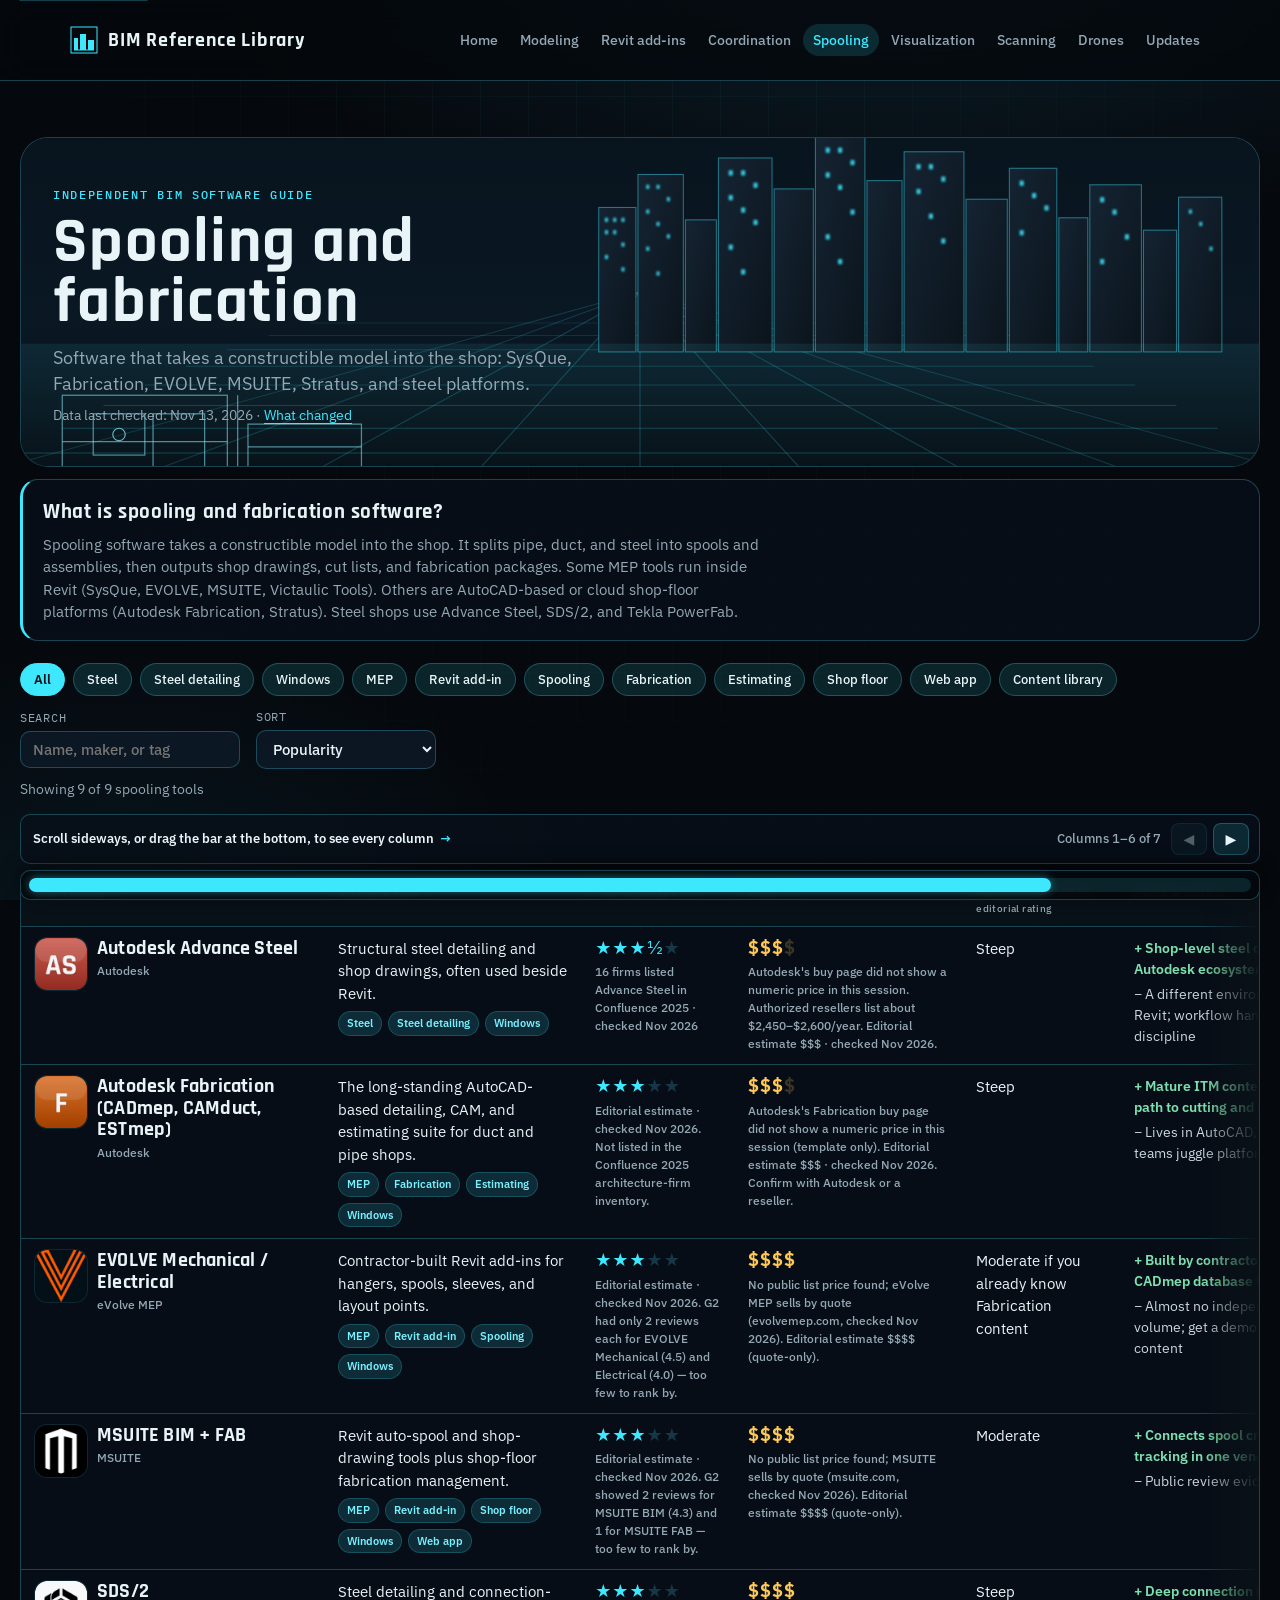
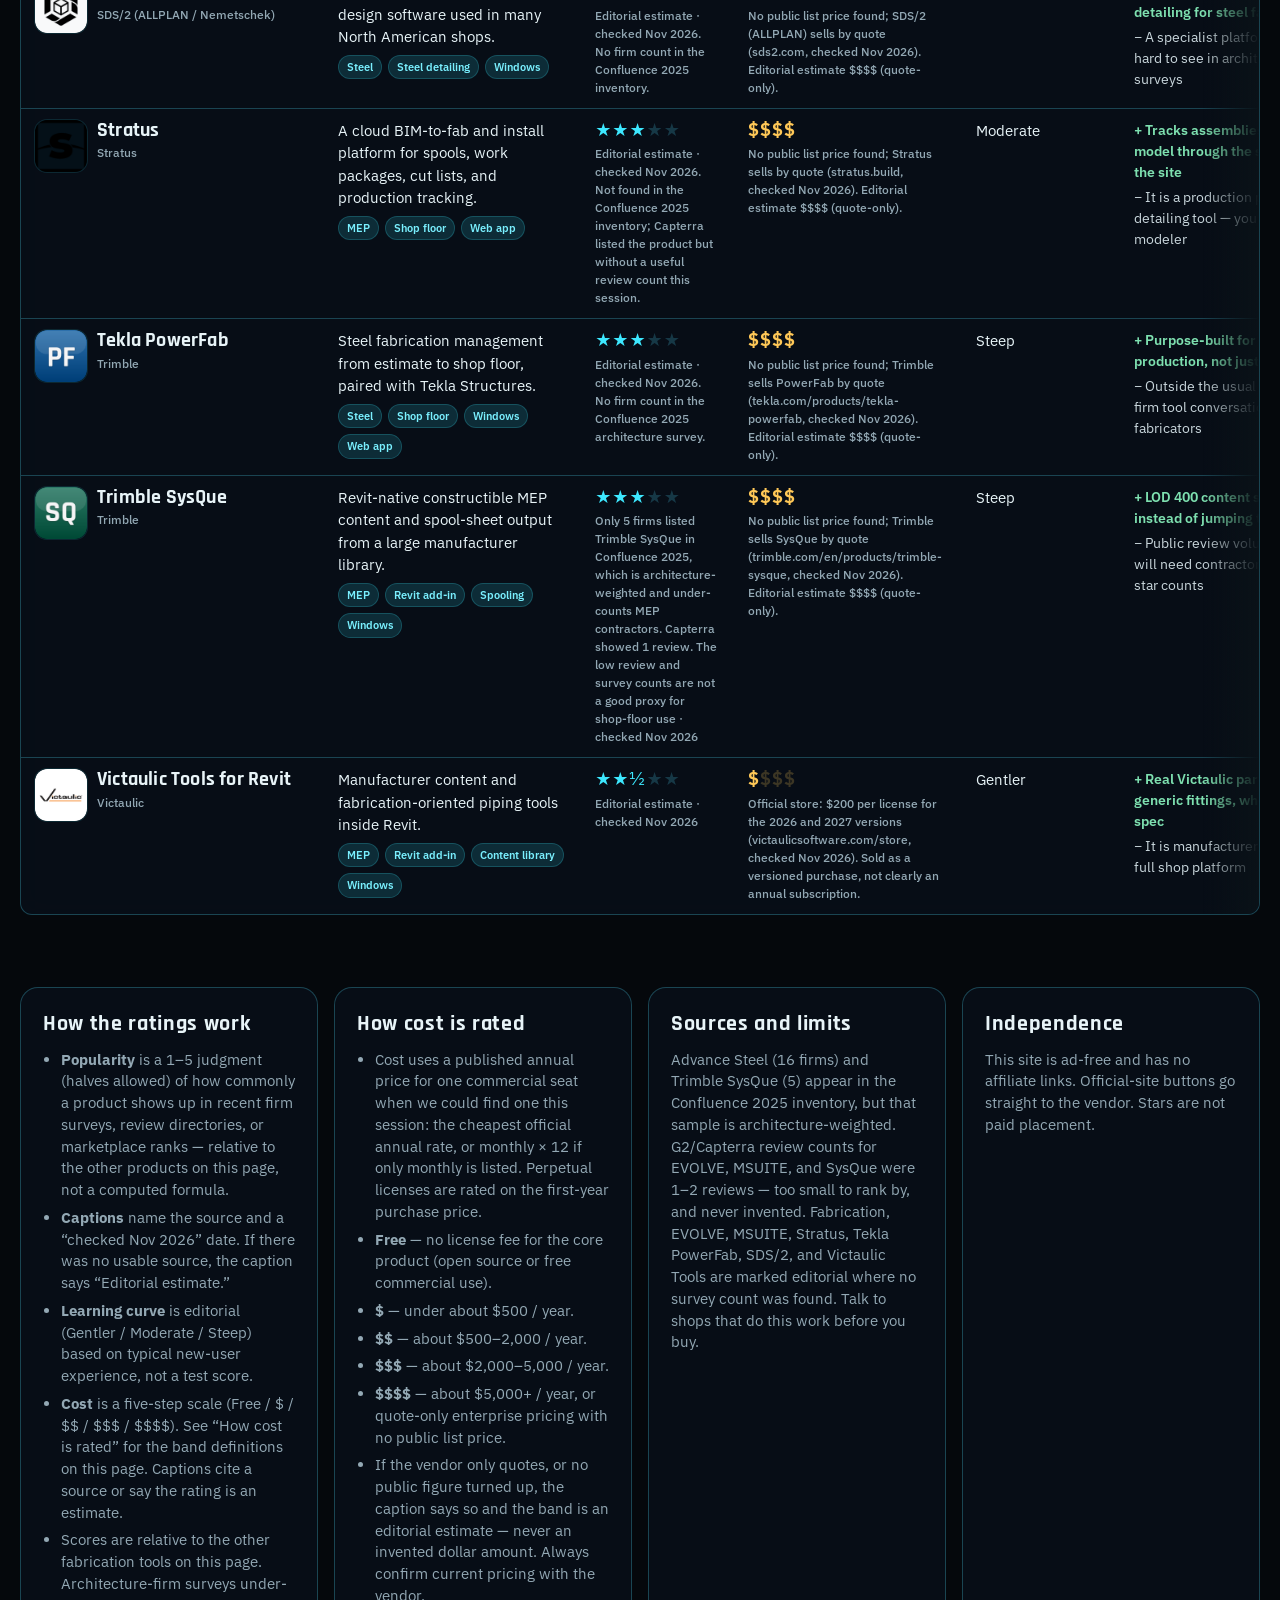
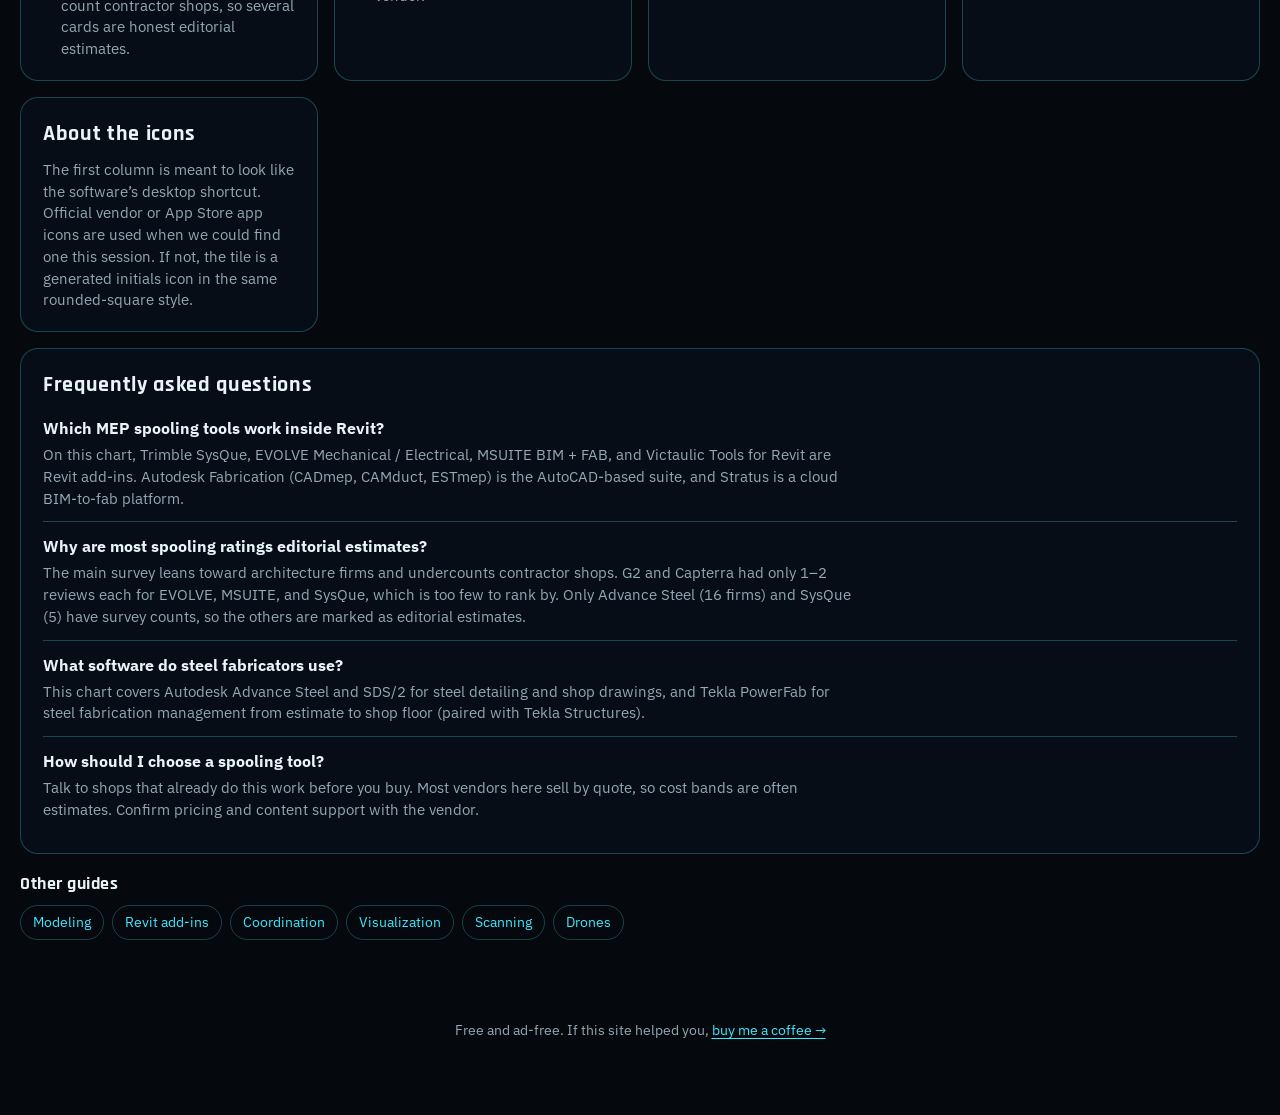
<file: spooling.html>
<!doctype html>
<html lang="en">
<head>
<meta charset="utf-8">
<meta name="viewport" content="width=device-width,initial-scale=1,viewport-fit=cover">
<title>MEP Spooling &amp; Fabrication Software: SysQue, EVOLVE, MSUITE</title>
<meta name="description" content="Compare 9 MEP spooling and steel fabrication tools, including SysQue, Autodesk Fabrication, EVOLVE, MSUITE, Stratus, Advance Steel, Tekla PowerFab, and SDS/2.">
<link rel="canonical" href="https://bimchart.net/spooling">
<meta property="og:type" content="article">
<meta property="og:site_name" content="BIM Reference Library">
<meta property="og:title" content="MEP Spooling &amp; Fabrication Software: SysQue, EVOLVE, MSUITE">
<meta property="og:description" content="Compare 9 MEP spooling and steel fabrication tools, including SysQue, Autodesk Fabrication, EVOLVE, MSUITE, Stratus, Advance Steel, Tekla PowerFab, and SDS/2.">
<meta property="og:url" content="https://bimchart.net/spooling">
<meta property="og:image" content="https://bimchart.net/og-image.png">
<meta property="og:image:width" content="1200">
<meta property="og:image:height" content="630">
<meta property="og:image:alt" content="BIM Reference Library: a dark blueprint grid and city skyline">
<meta name="twitter:card" content="summary_large_image">
<meta name="twitter:title" content="MEP Spooling &amp; Fabrication Software: SysQue, EVOLVE, MSUITE">
<meta name="twitter:description" content="Compare 9 MEP spooling and steel fabrication tools, including SysQue, Autodesk Fabrication, EVOLVE, MSUITE, Stratus, Advance Steel, Tekla PowerFab, and SDS/2.">
<meta name="twitter:image" content="https://bimchart.net/og-image.png">
<meta name="twitter:image:alt" content="BIM Reference Library: a dark blueprint grid and city skyline">
<meta name="robots" content="index, follow, max-image-preview:large">
<meta name="theme-color" content="#05080c">
<link rel="icon" href="/favicon.ico" sizes="any">
<link rel="icon" href="/favicon.svg" type="image/svg+xml">
<link rel="apple-touch-icon" href="/apple-touch-icon.png">
<link rel="sitemap" type="application/xml" href="/sitemap.xml">
<link rel="preconnect" href="https://fonts.googleapis.com">
<link rel="preconnect" href="https://fonts.gstatic.com" crossorigin>
<link rel="stylesheet" href="https://fonts.googleapis.com/css2?family=IBM+Plex+Mono:wght@400;500&amp;family=IBM+Plex+Sans:wght@400;500;600;700&amp;family=Rajdhani:wght@600;700&amp;display=swap" media="print" onload="this.media='all'">
<noscript><link rel="stylesheet" href="https://fonts.googleapis.com/css2?family=IBM+Plex+Mono:wght@400;500&amp;family=IBM+Plex+Sans:wght@400;500;600;700&amp;family=Rajdhani:wght@600;700&amp;display=swap"></noscript>
<link rel="stylesheet" href="/theme.css?v=20261120a">
<script src="/nav.js?v=20261120a" defer></script>
<script type="application/ld+json">{"@context": "https://schema.org", "@graph": [{"@type": "WebSite", "@id": "https://bimchart.net/#website", "url": "https://bimchart.net/", "name": "BIM Reference Library", "alternateName": "bimchart.net", "inLanguage": "en", "description": "Free, ad-free comparison charts for BIM software and reality-capture hardware."}, {"@type": "CollectionPage", "@id": "https://bimchart.net/spooling#webpage", "url": "https://bimchart.net/spooling", "name": "MEP Spooling & Fabrication Software: SysQue, EVOLVE, MSUITE", "description": "Compare 9 MEP spooling and steel fabrication tools, including SysQue, Autodesk Fabrication, EVOLVE, MSUITE, Stratus, Advance Steel, Tekla PowerFab, and SDS/2.", "isPartOf": {"@id": "https://bimchart.net/#website"}, "inLanguage": "en", "dateModified": "2026-11-20", "breadcrumb": {"@id": "https://bimchart.net/spooling#breadcrumb"}, "mainEntity": {"@id": "https://bimchart.net/spooling#chart"}}, {"@type": "BreadcrumbList", "itemListElement": [{"@type": "ListItem", "position": 1, "name": "Home", "item": "https://bimchart.net/"}, {"@type": "ListItem", "position": 2, "name": "Spooling and fabrication", "item": "https://bimchart.net/spooling"}], "@id": "https://bimchart.net/spooling#breadcrumb"}, {"@type": "ItemList", "@id": "https://bimchart.net/spooling#chart", "name": "Spooling and fabrication comparison chart", "numberOfItems": 9, "itemListOrder": "https://schema.org/ItemListOrderDescending", "itemListElement": [{"@type": "ListItem", "position": 1, "name": "Autodesk Advance Steel", "url": "https://bimchart.net/spooling#p-autodesk-advance-steel"}, {"@type": "ListItem", "position": 2, "name": "Autodesk Fabrication (CADmep, CAMduct, ESTmep)", "url": "https://bimchart.net/spooling#p-autodesk-fabrication-cadmep-camduct-estmep"}, {"@type": "ListItem", "position": 3, "name": "EVOLVE Mechanical / Electrical", "url": "https://bimchart.net/spooling#p-evolve-mechanical-electrical"}, {"@type": "ListItem", "position": 4, "name": "MSUITE BIM + FAB", "url": "https://bimchart.net/spooling#p-msuite-bim-fab"}, {"@type": "ListItem", "position": 5, "name": "SDS/2", "url": "https://bimchart.net/spooling#p-sds-2"}, {"@type": "ListItem", "position": 6, "name": "Stratus", "url": "https://bimchart.net/spooling#p-stratus"}, {"@type": "ListItem", "position": 7, "name": "Tekla PowerFab", "url": "https://bimchart.net/spooling#p-tekla-powerfab"}, {"@type": "ListItem", "position": 8, "name": "Trimble SysQue", "url": "https://bimchart.net/spooling#p-trimble-sysque"}, {"@type": "ListItem", "position": 9, "name": "Victaulic Tools for Revit", "url": "https://bimchart.net/spooling#p-victaulic-tools-for-revit"}]}, {"@type": "Dataset", "@id": "https://bimchart.net/spooling#dataset", "name": "Spooling and fabrication comparison data (BIM Reference Library)", "description": "MEP and steel tools that turn a model into spools, shop drawings, and fabrication packages. One row per product (9 spooling tools) with maker, what it is known for, popularity with a source caption, a cost band with a source caption, an editorial learning-curve rating, and pros and cons.", "url": "https://bimchart.net/spooling", "isAccessibleForFree": true, "dateModified": "2026-11-13", "inLanguage": "en", "creator": {"@type": "Organization", "name": "BIM Reference Library", "url": "https://bimchart.net/"}, "variableMeasured": ["Software", "Known for", "Popularity (1–5)", "Cost (Free to $$$$)", "Learning curve (editorial rating)", "Pros and cons", "Official site"], "includedInDataCatalog": {"@type": "DataCatalog", "name": "BIM Reference Library", "url": "https://bimchart.net/"}}, {"@type": "FAQPage", "@id": "https://bimchart.net/spooling#faq", "mainEntity": [{"@type": "Question", "name": "Which MEP spooling tools work inside Revit?", "acceptedAnswer": {"@type": "Answer", "text": "On this chart, Trimble SysQue, EVOLVE Mechanical / Electrical, MSUITE BIM + FAB, and Victaulic Tools for Revit are Revit add-ins. Autodesk Fabrication (CADmep, CAMduct, ESTmep) is the AutoCAD-based suite, and Stratus is a cloud BIM-to-fab platform."}}, {"@type": "Question", "name": "Why are most spooling ratings editorial estimates?", "acceptedAnswer": {"@type": "Answer", "text": "The main survey leans toward architecture firms and undercounts contractor shops. G2 and Capterra had only 1–2 reviews each for EVOLVE, MSUITE, and SysQue, which is too few to rank by. Only Advance Steel (16 firms) and SysQue (5) have survey counts, so the others are marked as editorial estimates."}}, {"@type": "Question", "name": "What software do steel fabricators use?", "acceptedAnswer": {"@type": "Answer", "text": "This chart covers Autodesk Advance Steel and SDS/2 for steel detailing and shop drawings, and Tekla PowerFab for steel fabrication management from estimate to shop floor (paired with Tekla Structures)."}}, {"@type": "Question", "name": "How should I choose a spooling tool?", "acceptedAnswer": {"@type": "Answer", "text": "Talk to shops that already do this work before you buy. Most vendors here sell by quote, so cost bands are often estimates. Confirm pricing and content support with the vendor."}}]}]}</script>
</head>
<body>
<div class="page-bg"></div>
<a class="skip" href="#main">Skip to content</a>
<nav class="topnav" aria-label="Primary">
  <div class="inner">
    <a class="brand" href="/">
      <svg width="28" height="28" viewBox="0 0 28 28" aria-hidden="true">
        <rect x="1" y="1" width="26" height="26" fill="none" stroke="#3de8ff" stroke-width="1"/>
        <path d="M4 24 V12 H8 V24 M10 24 V8 H16 V24 M18 24 V14 H24 V24" fill="#3de8ff"/>
        <path d="M4 24 H24" stroke="#3de8ff" fill="none"/>
      </svg>
      BIM Reference Library
    </a>
    <button type="button" class="nav-toggle" aria-expanded="false" aria-controls="primary-nav" aria-label="Open menu">
      <span class="nav-toggle-bars" aria-hidden="true"></span>
    </button>
    <ul id="primary-nav" class="nav-links"><li><a href="/">Home</a></li><li><a href="/modeling">Modeling</a></li><li><a href="/revit-addins">Revit add-ins</a></li><li><a href="/coordination">Coordination</a></li><li><a href="/spooling" aria-current="page">Spooling</a></li><li><a href="/visualization">Visualization</a></li><li><a href="/scanning">Scanning</a></li><li><a href="/drones">Drones</a></li><li><a href="/updates">Updates</a></li></ul>
  </div>
</nav>
<div class="wrap chart-wrap" id="main">
<header class="hero">
  <div class="hero-art"><svg class="hero-svg" viewBox="0 0 1200 420" preserveAspectRatio="xMidYMid slice" aria-hidden="true">
  <defs>
    <linearGradient id="sky" x1="0" y1="0" x2="0" y2="1">
      <stop offset="0%" stop-color="#07131c"/>
      <stop offset="55%" stop-color="#0a1824"/>
      <stop offset="100%" stop-color="#05080c"/>
    </linearGradient>
    <linearGradient id="glow" x1="0" y1="1" x2="0" y2="0">
      <stop offset="0%" stop-color="#3de8ff" stop-opacity="0.0"/>
      <stop offset="100%" stop-color="#3de8ff" stop-opacity="0.35"/>
    </linearGradient>
    <linearGradient id="bldg" x1="0" y1="0" x2="1" y2="1">
      <stop offset="0%" stop-color="#152433"/>
      <stop offset="100%" stop-color="#0b141c"/>
    </linearGradient>
    <filter id="soft"><feGaussianBlur stdDeviation="1.2"/></filter>
  </defs>
  <rect width="1200" height="420" fill="url(#sky)"/>
  <g stroke="#3de8ff" stroke-opacity="0.28" fill="none" stroke-width="1">
    <path d="M-80,410 L1280,410"/>
    <path d="M-40,382 L1240,382" stroke-opacity="0.26"/>
    <path d="M0,356 L1200,356" stroke-opacity="0.24"/>
    <path d="M40,332 L1160,332" stroke-opacity="0.22"/>
    <path d="M80,310 L1120,310" stroke-opacity="0.2"/>
    <path d="M120,290 L1080,290" stroke-opacity="0.18"/>
    <path d="M160,272 L1040,272" stroke-opacity="0.16"/>
    <path d="M200,256 L1000,256" stroke-opacity="0.14"/>
    <path d="M240,242 L960,242" stroke-opacity="0.12"/>
    <path d="M280,230 L920,230" stroke-opacity="0.1"/>
    <path d="M600,200 L-200,420" stroke-opacity="0.16"/>
    <path d="M600,200 L0,420" stroke-opacity="0.18"/>
    <path d="M600,200 L200,420" stroke-opacity="0.2"/>
    <path d="M600,200 L400,420" stroke-opacity="0.22"/>
    <path d="M600,200 L600,420" stroke-opacity="0.24"/>
    <path d="M600,200 L800,420" stroke-opacity="0.22"/>
    <path d="M600,200 L1000,420" stroke-opacity="0.2"/>
    <path d="M600,200 L1200,420" stroke-opacity="0.18"/>
    <path d="M600,200 L1400,420" stroke-opacity="0.16"/>
  </g>
  <g fill="none" stroke="#8cefff" stroke-opacity="0.55" stroke-width="1.2">
    <rect x="40" y="300" width="160" height="90"/>
    <rect x="70" y="318" width="50" height="40"/>
    <rect x="128" y="318" width="50" height="54"/>
    <circle cx="95" cy="338" r="6" stroke-opacity="0.7"/>
    <path d="M40,345 H200"/>
    <path d="M210,300 v90"/>
    <rect x="220" y="328" width="110" height="62"/>
    <path d="M220,350 h110"/>
    <path d="M70,410 h280" stroke-opacity="0.35"/>
    <path d="M70,410 v-8 M140,410 v-8 M210,410 v-8 M280,410 v-8" stroke-opacity="0.4"/>
  </g>
  <g fill="url(#bldg)" stroke="#3de8ff" stroke-opacity="0.45" stroke-width="1">
    <rect x="560" y="118" width="36" height="140"/>
    <rect x="598" y="86" width="44" height="172"/>
    <rect x="644" y="130" width="30" height="128"/>
    <rect x="676" y="70" width="52" height="188"/>
    <rect x="730" y="100" width="38" height="158"/>
    <rect x="770" y="48" width="48" height="210"/>
    <rect x="820" y="92" width="34" height="166"/>
    <rect x="856" y="64" width="58" height="194"/>
    <rect x="916" y="110" width="40" height="148"/>
    <rect x="958" y="80" width="46" height="178"/>
    <rect x="1006" y="128" width="28" height="130"/>
    <rect x="1036" y="96" width="50" height="162"/>
    <rect x="1088" y="140" width="32" height="118"/>
    <rect x="1122" y="108" width="42" height="150"/>
  </g>
  <g fill="#3de8ff" filter="url(#soft)" opacity="0.85">
    <rect x="566" y="128" width="3" height="4"/><rect x="574" y="128" width="3" height="4"/>
    <rect x="582" y="128" width="3" height="4"/><rect x="566" y="140" width="3" height="4"/>
    <rect x="574" y="140" width="3" height="4"/><rect x="582" y="152" width="3" height="4"/>
    <rect x="566" y="164" width="3" height="4"/><rect x="582" y="176" width="3" height="4"/>
    <rect x="606" y="96" width="3" height="4"/><rect x="616" y="96" width="3" height="4"/>
    <rect x="626" y="108" width="3" height="4"/><rect x="606" y="120" width="3" height="4"/>
    <rect x="616" y="132" width="3" height="4"/><rect x="626" y="144" width="3" height="4"/>
    <rect x="606" y="156" width="3" height="4"/><rect x="616" y="180" width="3" height="4"/>
    <rect x="686" y="82" width="4" height="5"/><rect x="698" y="82" width="4" height="5"/>
    <rect x="710" y="94" width="4" height="5"/><rect x="686" y="106" width="4" height="5"/>
    <rect x="698" y="118" width="4" height="5"/><rect x="710" y="130" width="4" height="5"/>
    <rect x="686" y="154" width="4" height="5"/><rect x="698" y="178" width="4" height="5"/>
    <rect x="780" y="60" width="4" height="5"/><rect x="792" y="60" width="4" height="5"/>
    <rect x="804" y="72" width="4" height="5"/><rect x="780" y="84" width="4" height="5"/>
    <rect x="792" y="96" width="4" height="5"/><rect x="804" y="120" width="4" height="5"/>
    <rect x="780" y="144" width="4" height="5"/><rect x="792" y="168" width="4" height="5"/>
    <rect x="868" y="76" width="4" height="5"/><rect x="880" y="76" width="4" height="5"/>
    <rect x="892" y="88" width="4" height="5"/><rect x="868" y="100" width="4" height="5"/>
    <rect x="880" y="124" width="4" height="5"/><rect x="892" y="148" width="4" height="5"/>
    <rect x="968" y="92" width="4" height="5"/><rect x="980" y="104" width="4" height="5"/>
    <rect x="992" y="116" width="4" height="5"/><rect x="968" y="140" width="4" height="5"/>
    <rect x="1046" y="108" width="4" height="5"/><rect x="1058" y="120" width="4" height="5"/>
    <rect x="1070" y="144" width="4" height="5"/><rect x="1046" y="168" width="4" height="5"/>
    <rect x="1132" y="120" width="3" height="4"/><rect x="1142" y="132" width="3" height="4"/>
    <rect x="1152" y="156" width="3" height="4"/>
  </g>
  <rect x="0" y="250" width="1200" height="170" fill="url(#glow)" opacity="0.25"/>
</svg>
</div>
  <div class="hero-copy">
    <span class="eyebrow">Independent BIM software guide</span>
    <h1>Spooling and fabrication</h1>
    <p class="lede">Software that takes a constructible model into the shop: SysQue, Fabrication, EVOLVE, MSUITE, Stratus, and steel platforms.</p>
    <p class="checked">Data last checked: <time datetime="2026-11-13">Nov 13, 2026</time> · <a href="/updates">What changed</a></p>
  </div>
</header>
  <section class="intro" aria-labelledby="intro-h">
    <h2 id="intro-h">What is spooling and fabrication software?</h2>
    <p>Spooling software takes a constructible model into the shop. It splits pipe, duct, and steel into spools and assemblies, then outputs shop drawings, cut lists, and fabrication packages. Some MEP tools run inside Revit (SysQue, EVOLVE, MSUITE, Victaulic Tools). Others are AutoCAD-based or cloud shop-floor platforms (Autodesk Fabrication, Stratus). Steel shops use Advance Steel, SDS/2, and Tekla PowerFab.</p>
  </section>
  <div id="catalog">
  <div class="toolbar">
    <div class="chips" role="group" aria-label="Filter"><button class="chip" data-f="all" aria-pressed="true">All</button>
<button class="chip" data-f="Steel" aria-pressed="false">Steel</button>
<button class="chip" data-f="Steel detailing" aria-pressed="false">Steel detailing</button>
<button class="chip" data-f="Windows" aria-pressed="false">Windows</button>
<button class="chip" data-f="MEP" aria-pressed="false">MEP</button>
<button class="chip" data-f="Revit add-in" aria-pressed="false">Revit add-in</button>
<button class="chip" data-f="Spooling" aria-pressed="false">Spooling</button>
<button class="chip" data-f="Fabrication" aria-pressed="false">Fabrication</button>
<button class="chip" data-f="Estimating" aria-pressed="false">Estimating</button>
<button class="chip" data-f="Shop floor" aria-pressed="false">Shop floor</button>
<button class="chip" data-f="Web app" aria-pressed="false">Web app</button>
<button class="chip" data-f="Content library" aria-pressed="false">Content library</button></div>
    <label class="search">Search
      <input type="search" id="search" placeholder="Name, maker, or tag" autocomplete="off">
    </label>
    <label class="sort">Sort
      <select id="sort">
        <option value="pop">Popularity</option>
        <option value="name">Name</option>
        <option value="cost-asc">Cost: cheapest first</option>
        <option value="cost-desc">Cost: priciest first</option>
      </select>
    </label>
  </div>
  <p class="count" id="count">Showing 9 of 9 spooling tools</p>
  <div class="table-box">
    <table class="chart">
      <thead>
        <tr>
          <th><button type="button" class="th-btn" data-k="name">Software</button></th>
          <th>Known for</th>
          <th><button type="button" class="th-btn" data-k="pop">Popularity</button></th>
          <th><button type="button" class="th-btn" data-k="cost">Cost</button></th>
          <th class="learn-th">Learning curve<span class="th-note">editorial rating</span></th>
          <th>Pros &amp; cons</th>
          <th>Official site</th>
        </tr>
      </thead>
      <tbody id="rows"><tr id="p-autodesk-advance-steel"><td class="prod-cell"><div class="prod"><img class="app-icon" src="/icons/advance-steel.png" width="52" height="52" alt="" loading="lazy" decoding="async"><div><span class="cart">Autodesk Advance Steel</span><span class="year">Autodesk</span></div></div></td><td class="purpose">Structural steel detailing and shop drawings, often used beside Revit.<div class="tags"><span class="tag">Steel</span><span class="tag">Steel detailing</span><span class="tag">Windows</span></div></td><td><span class="starline" aria-label="3.5 out of 5"><span class="stars">★★★½</span><span class="stars off">★</span></span><span class="sub">16 firms listed Advance Steel in Confluence 2025 · checked Nov 2026</span></td><td><span class="costline" aria-label="3 of 4"><span class="cost-on">$$$</span><span class="cost-off">$</span></span><span class="sub">Autodesk&#x27;s buy page did not show a numeric price in this session. Authorized resellers list about $2,450–$2,600/year. Editorial estimate $$$ · checked Nov 2026.</span></td><td>Steep</td><td class="purpose"><div class="pc"><span class="pro">+ Shop-level steel detail inside the Autodesk ecosystem</span><span class="con">− A different environment than Revit; workflow handoffs take discipline</span></div></td><td><a class="official" href="https://www.autodesk.com/products/advance-steel/overview" rel="noopener noreferrer">Official site →</a></td></tr><tr id="p-autodesk-fabrication-cadmep-camduct-estmep"><td class="prod-cell"><div class="prod"><img class="app-icon" src="/icons/fabrication.png" width="52" height="52" alt="" loading="lazy" decoding="async"><div><span class="cart">Autodesk Fabrication (CADmep, CAMduct, ESTmep)</span><span class="year">Autodesk</span></div></div></td><td class="purpose">The long-standing AutoCAD-based detailing, CAM, and estimating suite for duct and pipe shops.<div class="tags"><span class="tag">MEP</span><span class="tag">Fabrication</span><span class="tag">Estimating</span><span class="tag">Windows</span></div></td><td><span class="starline" aria-label="3 out of 5"><span class="stars">★★★</span><span class="stars off">★★</span></span><span class="sub">Editorial estimate · checked Nov 2026. Not listed in the Confluence 2025 architecture-firm inventory.</span></td><td><span class="costline" aria-label="3 of 4"><span class="cost-on">$$$</span><span class="cost-off">$</span></span><span class="sub">Autodesk&#x27;s Fabrication buy page did not show a numeric price in this session (template only). Editorial estimate $$$ · checked Nov 2026. Confirm with Autodesk or a reseller.</span></td><td>Steep</td><td class="purpose"><div class="pc"><span class="pro">+ Mature ITM content and a direct path to cutting and estimating</span><span class="con">− Lives in AutoCAD, so Revit-centric teams juggle platforms</span></div></td><td><a class="official" href="https://www.autodesk.com/products/fabrication-products/overview" rel="noopener noreferrer">Official site →</a></td></tr><tr id="p-evolve-mechanical-electrical"><td class="prod-cell"><div class="prod"><img class="app-icon" src="/icons/evolve.png" width="52" height="52" alt="" loading="lazy" decoding="async"><div><span class="cart">EVOLVE Mechanical / Electrical</span><span class="year">eVolve MEP</span></div></div></td><td class="purpose">Contractor-built Revit add-ins for hangers, spools, sleeves, and layout points.<div class="tags"><span class="tag">MEP</span><span class="tag">Revit add-in</span><span class="tag">Spooling</span><span class="tag">Windows</span></div></td><td><span class="starline" aria-label="3 out of 5"><span class="stars">★★★</span><span class="stars off">★★</span></span><span class="sub">Editorial estimate · checked Nov 2026. G2 had only 2 reviews each for EVOLVE Mechanical (4.5) and Electrical (4.0) — too few to rank by.</span></td><td><span class="costline" aria-label="4 of 4"><span class="cost-on">$$$$</span><span class="cost-off"></span></span><span class="sub">No public list price found; eVolve MEP sells by quote (evolvemep.com, checked Nov 2026). Editorial estimate $$$$ (quote-only).</span></td><td>Moderate if you already know Fabrication content</td><td class="purpose"><div class="pc"><span class="pro">+ Built by contractors; can reuse a CADmep database in Revit</span><span class="con">− Almost no independent review volume; get a demo on your own content</span></div></td><td><a class="official" href="https://evolvemep.com/" rel="noopener noreferrer">Official site →</a></td></tr><tr id="p-msuite-bim-fab"><td class="prod-cell"><div class="prod"><img class="app-icon" src="/icons/msuite.png" width="52" height="52" alt="" loading="lazy" decoding="async"><div><span class="cart">MSUITE BIM + FAB</span><span class="year">MSUITE</span></div></div></td><td class="purpose">Revit auto-spool and shop-drawing tools plus shop-floor fabrication management.<div class="tags"><span class="tag">MEP</span><span class="tag">Revit add-in</span><span class="tag">Shop floor</span><span class="tag">Windows</span><span class="tag">Web app</span></div></td><td><span class="starline" aria-label="3 out of 5"><span class="stars">★★★</span><span class="stars off">★★</span></span><span class="sub">Editorial estimate · checked Nov 2026. G2 showed 2 reviews for MSUITE BIM (4.3) and 1 for MSUITE FAB — too few to rank by.</span></td><td><span class="costline" aria-label="4 of 4"><span class="cost-on">$$$$</span><span class="cost-off"></span></span><span class="sub">No public list price found; MSUITE sells by quote (msuite.com, checked Nov 2026). Editorial estimate $$$$ (quote-only).</span></td><td>Moderate</td><td class="purpose"><div class="pc"><span class="pro">+ Connects spool creation to shop tracking in one vendor stack</span><span class="con">− Public review evidence is thin</span></div></td><td><a class="official" href="https://www.msuite.com/" rel="noopener noreferrer">Official site →</a></td></tr><tr id="p-sds-2"><td class="prod-cell"><div class="prod"><img class="app-icon" src="/icons/sds2.png" width="52" height="52" alt="" loading="lazy" decoding="async"><div><span class="cart">SDS/2</span><span class="year">SDS/2 (ALLPLAN / Nemetschek)</span></div></div></td><td class="purpose">Steel detailing and connection-design software used in many North American shops.<div class="tags"><span class="tag">Steel</span><span class="tag">Steel detailing</span><span class="tag">Windows</span></div></td><td><span class="starline" aria-label="3 out of 5"><span class="stars">★★★</span><span class="stars off">★★</span></span><span class="sub">Editorial estimate · checked Nov 2026. No firm count in the Confluence 2025 inventory.</span></td><td><span class="costline" aria-label="4 of 4"><span class="cost-on">$$$$</span><span class="cost-off"></span></span><span class="sub">No public list price found; SDS/2 (ALLPLAN) sells by quote (sds2.com, checked Nov 2026). Editorial estimate $$$$ (quote-only).</span></td><td>Steep</td><td class="purpose"><div class="pc"><span class="pro">+ Deep connection design and detailing for steel fabricators</span><span class="con">− A specialist platform; popularity is hard to see in architecture-firm surveys</span></div></td><td><a class="official" href="https://www.sds2.com/" rel="noopener noreferrer">Official site →</a></td></tr><tr id="p-stratus"><td class="prod-cell"><div class="prod"><img class="app-icon" src="/icons/stratus.png" width="52" height="52" alt="" loading="lazy" decoding="async"><div><span class="cart">Stratus</span><span class="year">Stratus</span></div></div></td><td class="purpose">A cloud BIM-to-fab and install platform for spools, work packages, cut lists, and production tracking.<div class="tags"><span class="tag">MEP</span><span class="tag">Shop floor</span><span class="tag">Web app</span></div></td><td><span class="starline" aria-label="3 out of 5"><span class="stars">★★★</span><span class="stars off">★★</span></span><span class="sub">Editorial estimate · checked Nov 2026. Not found in the Confluence 2025 inventory; Capterra listed the product but without a useful review count this session.</span></td><td><span class="costline" aria-label="4 of 4"><span class="cost-on">$$$$</span><span class="cost-off"></span></span><span class="sub">No public list price found; Stratus sells by quote (stratus.build, checked Nov 2026). Editorial estimate $$$$ (quote-only).</span></td><td>Moderate</td><td class="purpose"><div class="pc"><span class="pro">+ Tracks assemblies from the model through the shop and onto the site</span><span class="con">− It is a production platform, not a detailing tool — you still need a modeler</span></div></td><td><a class="official" href="https://www.stratus.build/" rel="noopener noreferrer">Official site →</a></td></tr><tr id="p-tekla-powerfab"><td class="prod-cell"><div class="prod"><img class="app-icon" src="/icons/tekla-powerfab.png" width="52" height="52" alt="" loading="lazy" decoding="async"><div><span class="cart">Tekla PowerFab</span><span class="year">Trimble</span></div></div></td><td class="purpose">Steel fabrication management from estimate to shop floor, paired with Tekla Structures.<div class="tags"><span class="tag">Steel</span><span class="tag">Shop floor</span><span class="tag">Windows</span><span class="tag">Web app</span></div></td><td><span class="starline" aria-label="3 out of 5"><span class="stars">★★★</span><span class="stars off">★★</span></span><span class="sub">Editorial estimate · checked Nov 2026. No firm count in the Confluence 2025 architecture survey.</span></td><td><span class="costline" aria-label="4 of 4"><span class="cost-on">$$$$</span><span class="cost-off"></span></span><span class="sub">No public list price found; Trimble sells PowerFab by quote (tekla.com/products/tekla-powerfab, checked Nov 2026). Editorial estimate $$$$ (quote-only).</span></td><td>Steep</td><td class="purpose"><div class="pc"><span class="pro">+ Purpose-built for steel shop production, not just drawing output</span><span class="con">− Outside the usual architecture-firm tool conversation; verify with fabricators</span></div></td><td><a class="official" href="https://www.tekla.com/products/tekla-powerfab" rel="noopener noreferrer">Official site →</a></td></tr><tr id="p-trimble-sysque"><td class="prod-cell"><div class="prod"><img class="app-icon" src="/icons/sysque.png" width="52" height="52" alt="" loading="lazy" decoding="async"><div><span class="cart">Trimble SysQue</span><span class="year">Trimble</span></div></div></td><td class="purpose">Revit-native constructible MEP content and spool-sheet output from a large manufacturer library.<div class="tags"><span class="tag">MEP</span><span class="tag">Revit add-in</span><span class="tag">Spooling</span><span class="tag">Windows</span></div></td><td><span class="starline" aria-label="3 out of 5"><span class="stars">★★★</span><span class="stars off">★★</span></span><span class="sub">Only 5 firms listed Trimble SysQue in Confluence 2025, which is architecture-weighted and under-counts MEP contractors. Capterra showed 1 review. The low review and survey counts are not a good proxy for shop-floor use · checked Nov 2026</span></td><td><span class="costline" aria-label="4 of 4"><span class="cost-on">$$$$</span><span class="cost-off"></span></span><span class="sub">No public list price found; Trimble sells SysQue by quote (trimble.com/en/products/trimble-sysque, checked Nov 2026). Editorial estimate $$$$ (quote-only).</span></td><td>Steep</td><td class="purpose"><div class="pc"><span class="pro">+ LOD 400 content stays in Revit instead of jumping to AutoCAD</span><span class="con">− Public review volume is tiny; you will need contractor references, not star counts</span></div></td><td><a class="official" href="https://www.trimble.com/en/products/trimble-sysque" rel="noopener noreferrer">Official site →</a></td></tr><tr id="p-victaulic-tools-for-revit"><td class="prod-cell"><div class="prod"><img class="app-icon" src="/icons/victaulic.png" width="52" height="52" alt="" loading="lazy" decoding="async"><div><span class="cart">Victaulic Tools for Revit</span><span class="year">Victaulic</span></div></div></td><td class="purpose">Manufacturer content and fabrication-oriented piping tools inside Revit.<div class="tags"><span class="tag">MEP</span><span class="tag">Revit add-in</span><span class="tag">Content library</span><span class="tag">Windows</span></div></td><td><span class="starline" aria-label="2.5 out of 5"><span class="stars">★★½</span><span class="stars off">★★</span></span><span class="sub">Editorial estimate · checked Nov 2026</span></td><td><span class="costline" aria-label="1 of 4"><span class="cost-on">$</span><span class="cost-off">$$$</span></span><span class="sub">Official store: $200 per license for the 2026 and 2027 versions (victaulicsoftware.com/store, checked Nov 2026). Sold as a versioned purchase, not clearly an annual subscription.</span></td><td>Gentler</td><td class="purpose"><div class="pc"><span class="pro">+ Real Victaulic parts instead of generic fittings, when that is the spec</span><span class="con">− It is manufacturer tooling, not a full shop platform</span></div></td><td><a class="official" href="https://www.victaulic.com/" rel="noopener noreferrer">Official site →</a></td></tr></tbody>
    </table>
  </div>
  </div>
  <div class="notes">
    <section>
      <h2>How the ratings work</h2>
      <ul>
<li><strong>Popularity</strong> is a 1–5 judgment (halves allowed) of how commonly a product shows up in recent firm surveys, review directories, or marketplace ranks — relative to the other products on this page, not a computed formula.</li>
<li><strong>Captions</strong> name the source and a “checked Nov 2026” date. If there was no usable source, the caption says “Editorial estimate.”</li>
<li><strong>Learning curve</strong> is editorial (Gentler / Moderate / Steep) based on typical new-user experience, not a test score.</li>
<li><strong>Cost</strong> is a five-step scale (Free / $ / $$ / $$$ / $$$$). See “How cost is rated” for the band definitions on this page. Captions cite a source or say the rating is an estimate.</li>
<li>Scores are relative to the other fabrication tools on this page. Architecture-firm surveys under-count contractor shops, so several cards are honest editorial estimates.</li></ul>
    </section>
    <section>
      <h2>How cost is rated</h2>
      <ul>
        <li>Cost uses a published annual price for one commercial seat when we could find one this session: the cheapest official annual rate, or monthly × 12 if only monthly is listed. Perpetual licenses are rated on the first-year purchase price.</li>
        <li><strong>Free</strong> — no license fee for the core product (open source or free commercial use).</li>
        <li><strong>$</strong> — under about $500 / year.</li>
        <li><strong>$$</strong> — about $500–2,000 / year.</li>
        <li><strong>$$$</strong> — about $2,000–5,000 / year.</li>
        <li><strong>$$$$</strong> — about $5,000+ / year, or quote-only enterprise pricing with no public list price.</li>
        <li>If the vendor only quotes, or no public figure turned up, the caption says so and the band is an editorial estimate — never an invented dollar amount. Always confirm current pricing with the vendor.</li>
      </ul>
    </section>
    <section>
      <h2>Sources and limits</h2>
      <p>Advance Steel (16 firms) and Trimble SysQue (5) appear in the Confluence 2025 inventory, but that sample is architecture-weighted. G2/Capterra review counts for EVOLVE, MSUITE, and SysQue were 1–2 reviews — too small to rank by, and never invented. Fabrication, EVOLVE, MSUITE, Stratus, Tekla PowerFab, SDS/2, and Victaulic Tools are marked editorial where no survey count was found. Talk to shops that do this work before you buy.</p>
    </section>
    <section>
      <h2>Independence</h2>
      <p>This site is ad-free and has no affiliate links. Official-site buttons go straight to the vendor. Stars are not paid placement.</p>
    </section>
    <section>
      <h2>About the icons</h2>
      <p>The first column is meant to look like the software’s desktop shortcut. Official vendor or App Store app icons are used when we could find one this session. If not, the tile is a generated initials icon in the same rounded-square style.</p>
    </section>
  </div>
  <section class="faq" id="faq" aria-labelledby="faq-h">
    <h2 id="faq-h">Frequently asked questions</h2>
    <div class="faq-item">
      <h3>Which MEP spooling tools work inside Revit?</h3>
      <p>On this chart, Trimble SysQue, EVOLVE Mechanical / Electrical, MSUITE BIM + FAB, and Victaulic Tools for Revit are Revit add-ins. Autodesk Fabrication (CADmep, CAMduct, ESTmep) is the AutoCAD-based suite, and Stratus is a cloud BIM-to-fab platform.</p>
    </div>
    <div class="faq-item">
      <h3>Why are most spooling ratings editorial estimates?</h3>
      <p>The main survey leans toward architecture firms and undercounts contractor shops. G2 and Capterra had only 1–2 reviews each for EVOLVE, MSUITE, and SysQue, which is too few to rank by. Only Advance Steel (16 firms) and SysQue (5) have survey counts, so the others are marked as editorial estimates.</p>
    </div>
    <div class="faq-item">
      <h3>What software do steel fabricators use?</h3>
      <p>This chart covers Autodesk Advance Steel and SDS/2 for steel detailing and shop drawings, and Tekla PowerFab for steel fabrication management from estimate to shop floor (paired with Tekla Structures).</p>
    </div>
    <div class="faq-item">
      <h3>How should I choose a spooling tool?</h3>
      <p>Talk to shops that already do this work before you buy. Most vendors here sell by quote, so cost bands are often estimates. Confirm pricing and content support with the vendor.</p>
    </div>
  </section>
  <nav class="related" aria-label="Other guides"><h2>Other guides</h2><ul><li><a href="/modeling">Modeling</a></li><li><a href="/revit-addins">Revit add-ins</a></li><li><a href="/coordination">Coordination</a></li><li><a href="/visualization">Visualization</a></li><li><a href="/scanning">Scanning</a></li><li><a href="/drones">Drones</a></li></ul></nav>
</div>
<footer class="site-footer">
<p class="kofi">Free and ad-free. If this site helped you, <a href="https://ko-fi.com/marcustravis" target="_blank" rel="noopener">buy me a coffee →</a></p>
</footer>

<script src="/app.js?v=20261120a"></script>
<script src="/scroll-hint.js?v=20261120a"></script>
<script>
const DATA = [{"id": "p-autodesk-advance-steel", "name": "Autodesk Advance Steel", "maker": "Autodesk", "knownFor": "Structural steel detailing and shop drawings, often used beside Revit.", "tags": ["Steel", "Steel detailing", "Windows"], "price": null, "pop": 3.5, "popCaption": "16 firms listed Advance Steel in Confluence 2025 · checked Nov 2026", "cost": 3, "costCaption": "Autodesk's buy page did not show a numeric price in this session. Authorized resellers list about $2,450–$2,600/year. Editorial estimate $$$ · checked Nov 2026.", "learn": "Steep", "pro": "Shop-level steel detail inside the Autodesk ecosystem", "con": "A different environment than Revit; workflow handoffs take discipline", "url": "https://www.autodesk.com/products/advance-steel/overview", "icon": "advance-steel", "iconOfficial": false}, {"id": "p-trimble-sysque", "name": "Trimble SysQue", "maker": "Trimble", "knownFor": "Revit-native constructible MEP content and spool-sheet output from a large manufacturer library.", "tags": ["MEP", "Revit add-in", "Spooling", "Windows"], "price": null, "pop": 3, "popCaption": "Only 5 firms listed Trimble SysQue in Confluence 2025, which is architecture-weighted and under-counts MEP contractors. Capterra showed 1 review. The low review and survey counts are not a good proxy for shop-floor use · checked Nov 2026", "cost": 4, "costCaption": "No public list price found; Trimble sells SysQue by quote (trimble.com/en/products/trimble-sysque, checked Nov 2026). Editorial estimate $$$$ (quote-only).", "learn": "Steep", "pro": "LOD 400 content stays in Revit instead of jumping to AutoCAD", "con": "Public review volume is tiny; you will need contractor references, not star counts", "url": "https://www.trimble.com/en/products/trimble-sysque", "icon": "sysque", "iconOfficial": false}, {"id": "p-autodesk-fabrication-cadmep-camduct-estmep", "name": "Autodesk Fabrication (CADmep, CAMduct, ESTmep)", "maker": "Autodesk", "knownFor": "The long-standing AutoCAD-based detailing, CAM, and estimating suite for duct and pipe shops.", "tags": ["MEP", "Fabrication", "Estimating", "Windows"], "price": null, "pop": 3, "popCaption": "Editorial estimate · checked Nov 2026. Not listed in the Confluence 2025 architecture-firm inventory.", "cost": 3, "costCaption": "Autodesk's Fabrication buy page did not show a numeric price in this session (template only). Editorial estimate $$$ · checked Nov 2026. Confirm with Autodesk or a reseller.", "learn": "Steep", "pro": "Mature ITM content and a direct path to cutting and estimating", "con": "Lives in AutoCAD, so Revit-centric teams juggle platforms", "url": "https://www.autodesk.com/products/fabrication-products/overview", "icon": "fabrication", "iconOfficial": false}, {"id": "p-evolve-mechanical-electrical", "name": "EVOLVE Mechanical / Electrical", "maker": "eVolve MEP", "knownFor": "Contractor-built Revit add-ins for hangers, spools, sleeves, and layout points.", "tags": ["MEP", "Revit add-in", "Spooling", "Windows"], "price": null, "pop": 3, "popCaption": "Editorial estimate · checked Nov 2026. G2 had only 2 reviews each for EVOLVE Mechanical (4.5) and Electrical (4.0) — too few to rank by.", "cost": 4, "costCaption": "No public list price found; eVolve MEP sells by quote (evolvemep.com, checked Nov 2026). Editorial estimate $$$$ (quote-only).", "learn": "Moderate if you already know Fabrication content", "pro": "Built by contractors; can reuse a CADmep database in Revit", "con": "Almost no independent review volume; get a demo on your own content", "url": "https://evolvemep.com/", "icon": "evolve", "iconOfficial": true}, {"id": "p-msuite-bim-fab", "name": "MSUITE BIM + FAB", "maker": "MSUITE", "knownFor": "Revit auto-spool and shop-drawing tools plus shop-floor fabrication management.", "tags": ["MEP", "Revit add-in", "Shop floor", "Windows", "Web app"], "price": null, "pop": 3, "popCaption": "Editorial estimate · checked Nov 2026. G2 showed 2 reviews for MSUITE BIM (4.3) and 1 for MSUITE FAB — too few to rank by.", "cost": 4, "costCaption": "No public list price found; MSUITE sells by quote (msuite.com, checked Nov 2026). Editorial estimate $$$$ (quote-only).", "learn": "Moderate", "pro": "Connects spool creation to shop tracking in one vendor stack", "con": "Public review evidence is thin", "url": "https://www.msuite.com/", "icon": "msuite", "iconOfficial": true}, {"id": "p-stratus", "name": "Stratus", "maker": "Stratus", "knownFor": "A cloud BIM-to-fab and install platform for spools, work packages, cut lists, and production tracking.", "tags": ["MEP", "Shop floor", "Web app"], "price": null, "pop": 3, "popCaption": "Editorial estimate · checked Nov 2026. Not found in the Confluence 2025 inventory; Capterra listed the product but without a useful review count this session.", "cost": 4, "costCaption": "No public list price found; Stratus sells by quote (stratus.build, checked Nov 2026). Editorial estimate $$$$ (quote-only).", "learn": "Moderate", "pro": "Tracks assemblies from the model through the shop and onto the site", "con": "It is a production platform, not a detailing tool — you still need a modeler", "url": "https://www.stratus.build/", "icon": "stratus", "iconOfficial": true}, {"id": "p-tekla-powerfab", "name": "Tekla PowerFab", "maker": "Trimble", "knownFor": "Steel fabrication management from estimate to shop floor, paired with Tekla Structures.", "tags": ["Steel", "Shop floor", "Windows", "Web app"], "price": null, "pop": 3, "popCaption": "Editorial estimate · checked Nov 2026. No firm count in the Confluence 2025 architecture survey.", "cost": 4, "costCaption": "No public list price found; Trimble sells PowerFab by quote (tekla.com/products/tekla-powerfab, checked Nov 2026). Editorial estimate $$$$ (quote-only).", "learn": "Steep", "pro": "Purpose-built for steel shop production, not just drawing output", "con": "Outside the usual architecture-firm tool conversation; verify with fabricators", "url": "https://www.tekla.com/products/tekla-powerfab", "icon": "tekla-powerfab", "iconOfficial": false}, {"id": "p-sds-2", "name": "SDS/2", "maker": "SDS/2 (ALLPLAN / Nemetschek)", "knownFor": "Steel detailing and connection-design software used in many North American shops.", "tags": ["Steel", "Steel detailing", "Windows"], "price": null, "pop": 3, "popCaption": "Editorial estimate · checked Nov 2026. No firm count in the Confluence 2025 inventory.", "cost": 4, "costCaption": "No public list price found; SDS/2 (ALLPLAN) sells by quote (sds2.com, checked Nov 2026). Editorial estimate $$$$ (quote-only).", "learn": "Steep", "pro": "Deep connection design and detailing for steel fabricators", "con": "A specialist platform; popularity is hard to see in architecture-firm surveys", "url": "https://www.sds2.com/", "icon": "sds2", "iconOfficial": true}, {"id": "p-victaulic-tools-for-revit", "name": "Victaulic Tools for Revit", "maker": "Victaulic", "knownFor": "Manufacturer content and fabrication-oriented piping tools inside Revit.", "tags": ["MEP", "Revit add-in", "Content library", "Windows"], "price": null, "pop": 2.5, "popCaption": "Editorial estimate · checked Nov 2026", "cost": 1, "costCaption": "Official store: $200 per license for the 2026 and 2027 versions (victaulicsoftware.com/store, checked Nov 2026). Sold as a versioned purchase, not clearly an annual subscription.", "learn": "Gentler", "pro": "Real Victaulic parts instead of generic fittings, when that is the spec", "con": "It is manufacturer tooling, not a full shop platform", "url": "https://www.victaulic.com/", "icon": "victaulic", "iconOfficial": true}];
initCatalog(DATA, { noun: "spooling tools", defaultSort: "pop", extraCols: [] });
</script>
</body>
</html>
</file>
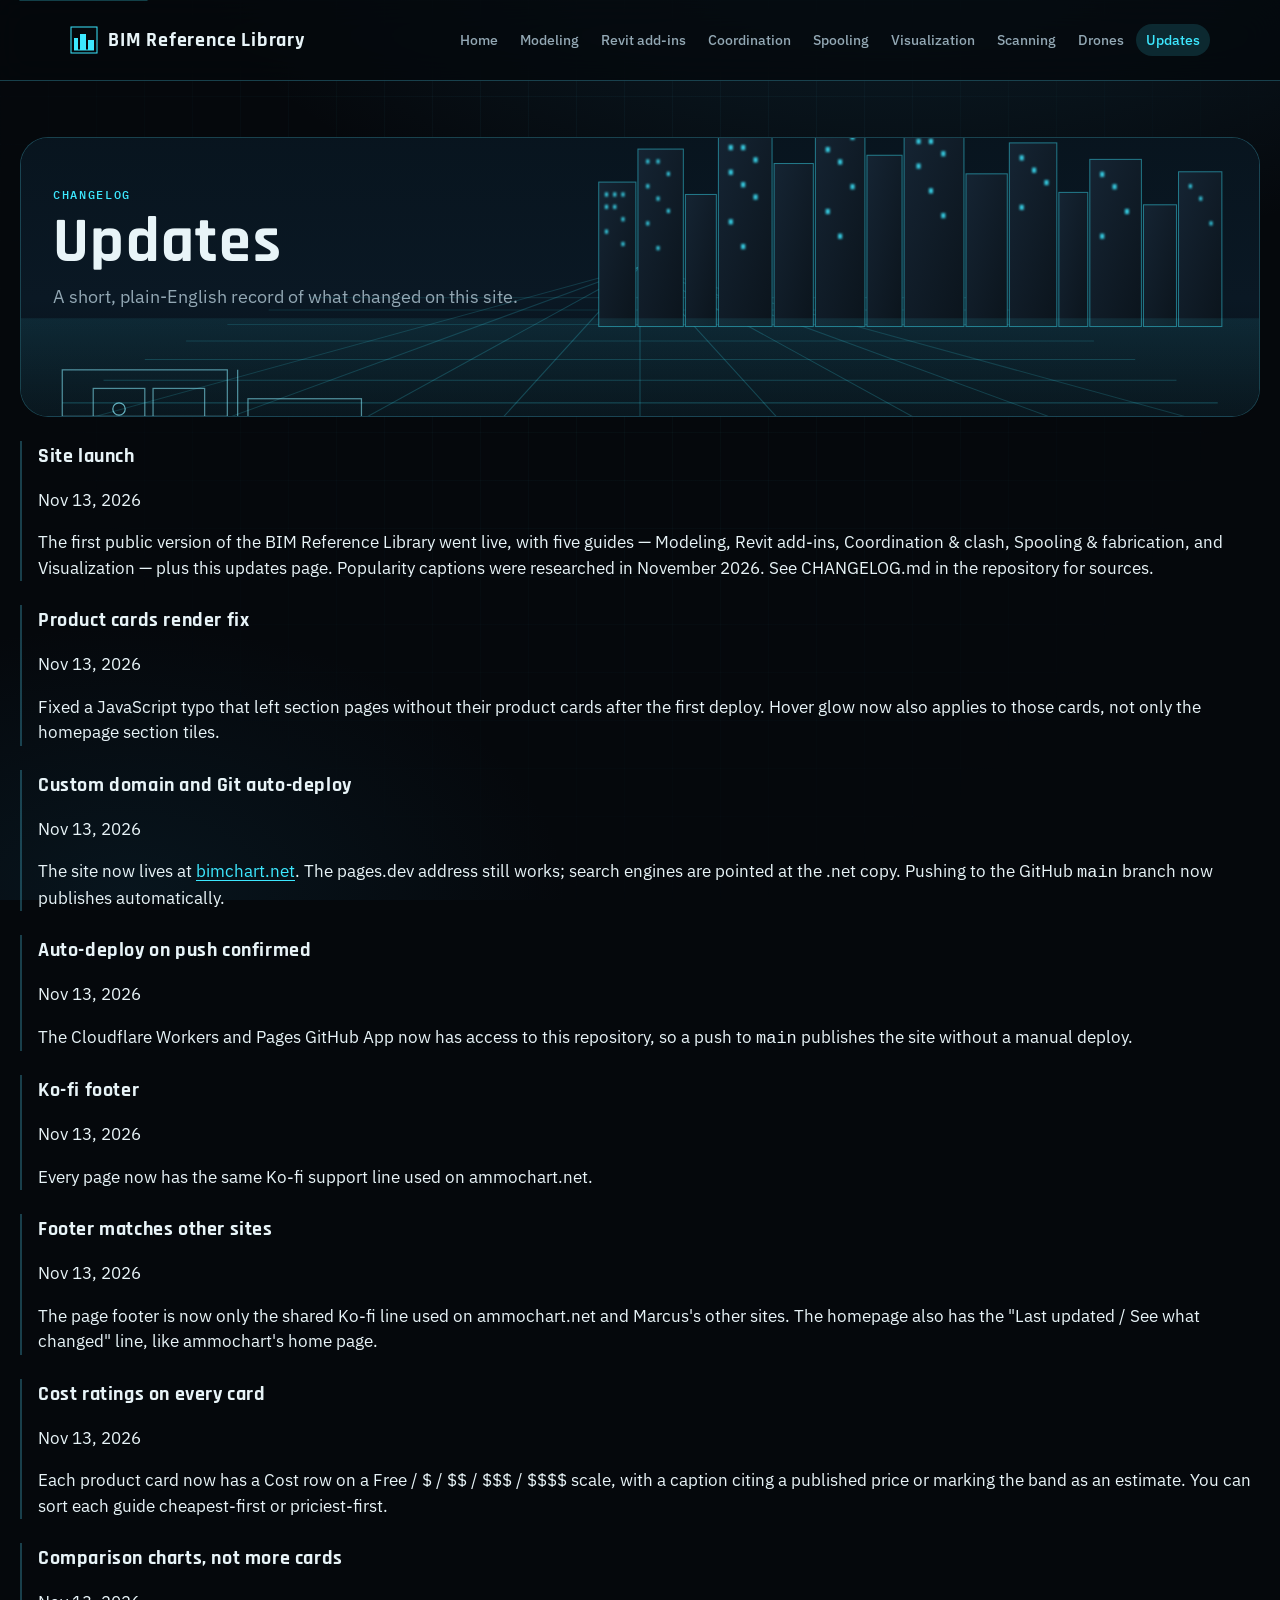
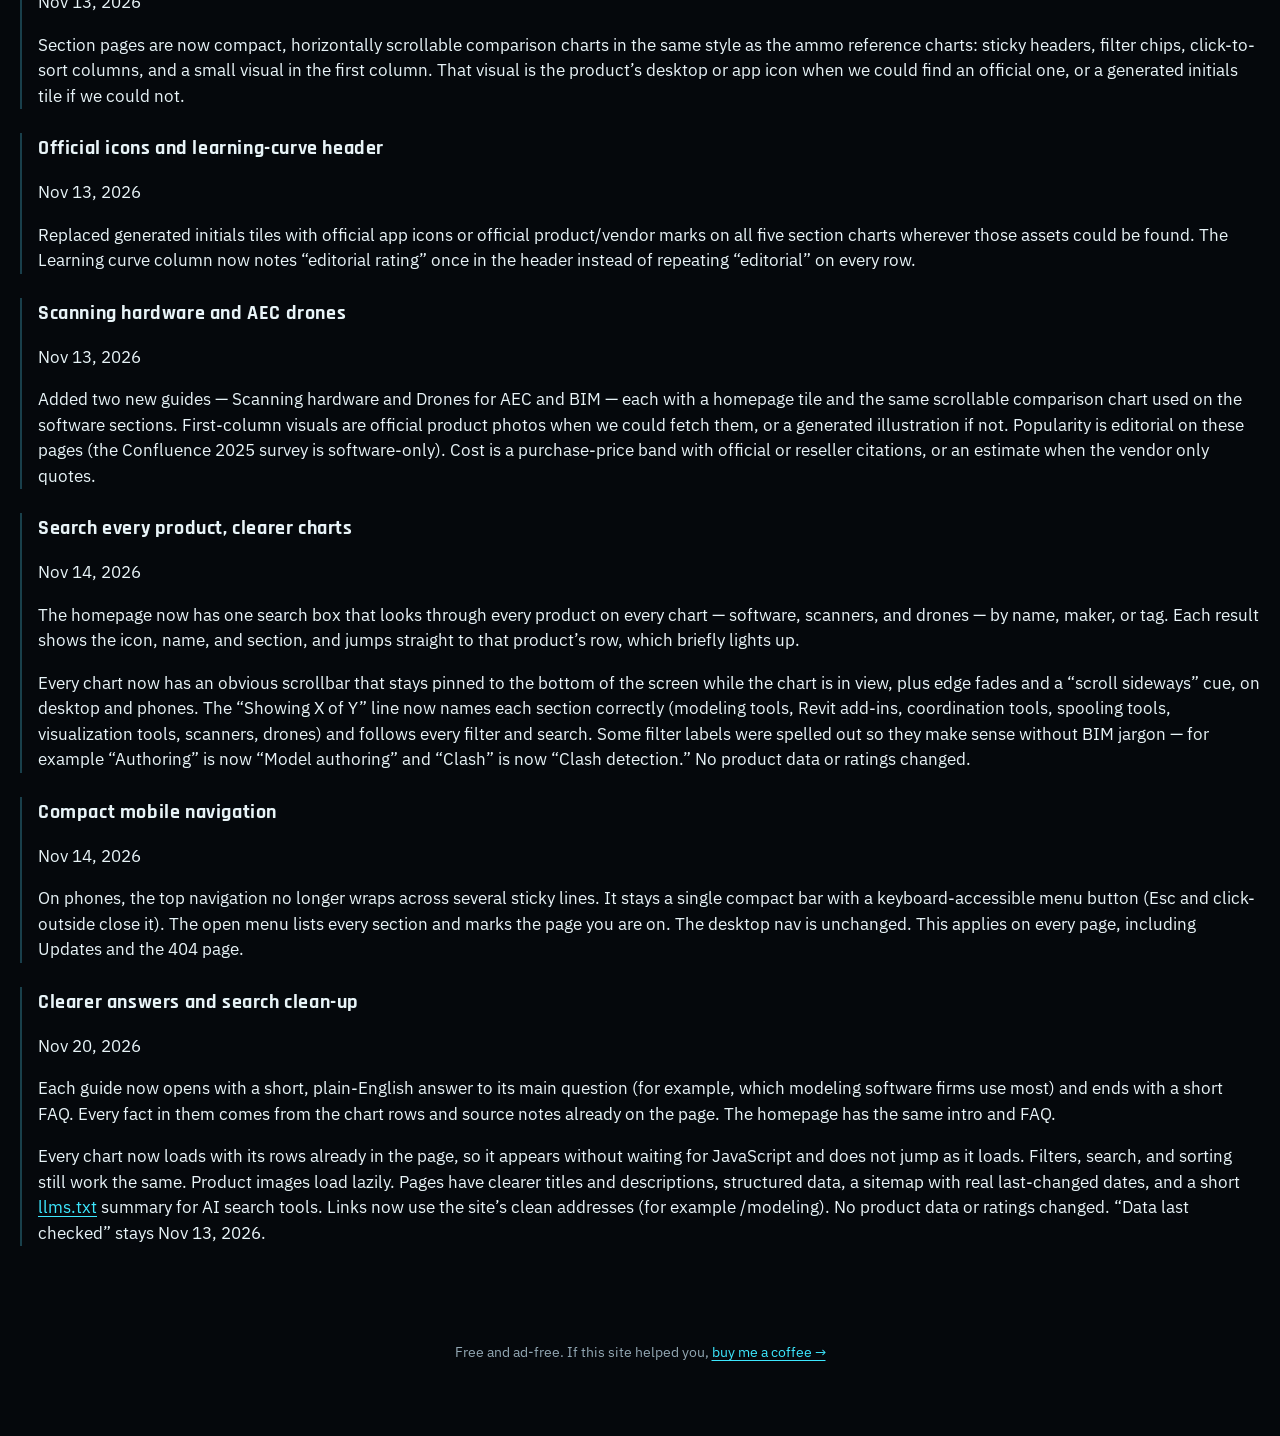
<file: updates.html>
<!doctype html>
<html lang="en">
<head>
<meta charset="utf-8">
<meta name="viewport" content="width=device-width,initial-scale=1,viewport-fit=cover">
<title>Updates &amp; Changelog · BIM Reference Library</title>
<meta name="description" content="A plain-English changelog for bimchart.net: new sections, chart and rating changes, data checks, and site fixes, with dates.">
<link rel="canonical" href="https://bimchart.net/updates">
<meta property="og:type" content="article">
<meta property="og:site_name" content="BIM Reference Library">
<meta property="og:title" content="Updates &amp; Changelog · BIM Reference Library">
<meta property="og:description" content="A plain-English changelog for bimchart.net: new sections, chart and rating changes, data checks, and site fixes, with dates.">
<meta property="og:url" content="https://bimchart.net/updates">
<meta property="og:image" content="https://bimchart.net/og-image.png">
<meta property="og:image:width" content="1200">
<meta property="og:image:height" content="630">
<meta property="og:image:alt" content="BIM Reference Library: a dark blueprint grid and city skyline">
<meta name="twitter:card" content="summary_large_image">
<meta name="twitter:title" content="Updates &amp; Changelog · BIM Reference Library">
<meta name="twitter:description" content="A plain-English changelog for bimchart.net: new sections, chart and rating changes, data checks, and site fixes, with dates.">
<meta name="twitter:image" content="https://bimchart.net/og-image.png">
<meta name="twitter:image:alt" content="BIM Reference Library: a dark blueprint grid and city skyline">
<meta name="robots" content="index, follow, max-image-preview:large">
<meta name="theme-color" content="#05080c">
<link rel="icon" href="/favicon.ico" sizes="any">
<link rel="icon" href="/favicon.svg" type="image/svg+xml">
<link rel="apple-touch-icon" href="/apple-touch-icon.png">
<link rel="sitemap" type="application/xml" href="/sitemap.xml">
<link rel="preconnect" href="https://fonts.googleapis.com">
<link rel="preconnect" href="https://fonts.gstatic.com" crossorigin>
<link rel="stylesheet" href="https://fonts.googleapis.com/css2?family=IBM+Plex+Mono:wght@400;500&amp;family=IBM+Plex+Sans:wght@400;500;600;700&amp;family=Rajdhani:wght@600;700&amp;display=swap" media="print" onload="this.media='all'">
<noscript><link rel="stylesheet" href="https://fonts.googleapis.com/css2?family=IBM+Plex+Mono:wght@400;500&amp;family=IBM+Plex+Sans:wght@400;500;600;700&amp;family=Rajdhani:wght@600;700&amp;display=swap"></noscript>
<link rel="stylesheet" href="/theme.css?v=20261120a">
<script src="/nav.js?v=20261120a" defer></script>
<script type="application/ld+json">{"@context": "https://schema.org", "@graph": [{"@type": "WebSite", "@id": "https://bimchart.net/#website", "url": "https://bimchart.net/", "name": "BIM Reference Library", "alternateName": "bimchart.net", "inLanguage": "en", "description": "Free, ad-free comparison charts for BIM software and reality-capture hardware."}, {"@type": "WebPage", "@id": "https://bimchart.net/updates#webpage", "url": "https://bimchart.net/updates", "name": "Updates & Changelog · BIM Reference Library", "description": "A plain-English changelog for bimchart.net: new sections, chart and rating changes, data checks, and site fixes, with dates.", "isPartOf": {"@id": "https://bimchart.net/#website"}, "inLanguage": "en", "dateModified": "2026-11-20", "breadcrumb": {"@id": "https://bimchart.net/updates#breadcrumb"}}, {"@type": "BreadcrumbList", "itemListElement": [{"@type": "ListItem", "position": 1, "name": "Home", "item": "https://bimchart.net/"}, {"@type": "ListItem", "position": 2, "name": "Updates", "item": "https://bimchart.net/updates"}], "@id": "https://bimchart.net/updates#breadcrumb"}]}</script>
</head>
<body>
<div class="page-bg"></div>
<a class="skip" href="#main">Skip to content</a>
<nav class="topnav" aria-label="Primary">
  <div class="inner">
    <a class="brand" href="/">
      <svg width="28" height="28" viewBox="0 0 28 28" aria-hidden="true">
        <rect x="1" y="1" width="26" height="26" fill="none" stroke="#3de8ff" stroke-width="1"/>
        <path d="M4 24 V12 H8 V24 M10 24 V8 H16 V24 M18 24 V14 H24 V24" fill="#3de8ff"/>
        <path d="M4 24 H24" stroke="#3de8ff" fill="none"/>
      </svg>
      BIM Reference Library
    </a>
    <button type="button" class="nav-toggle" aria-expanded="false" aria-controls="primary-nav" aria-label="Open menu">
      <span class="nav-toggle-bars" aria-hidden="true"></span>
    </button>
    <ul id="primary-nav" class="nav-links"><li><a href="/">Home</a></li><li><a href="/modeling">Modeling</a></li><li><a href="/revit-addins">Revit add-ins</a></li><li><a href="/coordination">Coordination</a></li><li><a href="/spooling">Spooling</a></li><li><a href="/visualization">Visualization</a></li><li><a href="/scanning">Scanning</a></li><li><a href="/drones">Drones</a></li><li><a href="/updates" aria-current="page">Updates</a></li></ul>
  </div>
</nav>
<div class="wrap chart-wrap" id="main">
<header class="hero">
  <div class="hero-art"><svg class="hero-svg" viewBox="0 0 1200 420" preserveAspectRatio="xMidYMid slice" aria-hidden="true">
  <defs>
    <linearGradient id="sky" x1="0" y1="0" x2="0" y2="1">
      <stop offset="0%" stop-color="#07131c"/>
      <stop offset="55%" stop-color="#0a1824"/>
      <stop offset="100%" stop-color="#05080c"/>
    </linearGradient>
    <linearGradient id="glow" x1="0" y1="1" x2="0" y2="0">
      <stop offset="0%" stop-color="#3de8ff" stop-opacity="0.0"/>
      <stop offset="100%" stop-color="#3de8ff" stop-opacity="0.35"/>
    </linearGradient>
    <linearGradient id="bldg" x1="0" y1="0" x2="1" y2="1">
      <stop offset="0%" stop-color="#152433"/>
      <stop offset="100%" stop-color="#0b141c"/>
    </linearGradient>
    <filter id="soft"><feGaussianBlur stdDeviation="1.2"/></filter>
  </defs>
  <rect width="1200" height="420" fill="url(#sky)"/>
  <g stroke="#3de8ff" stroke-opacity="0.28" fill="none" stroke-width="1">
    <path d="M-80,410 L1280,410"/>
    <path d="M-40,382 L1240,382" stroke-opacity="0.26"/>
    <path d="M0,356 L1200,356" stroke-opacity="0.24"/>
    <path d="M40,332 L1160,332" stroke-opacity="0.22"/>
    <path d="M80,310 L1120,310" stroke-opacity="0.2"/>
    <path d="M120,290 L1080,290" stroke-opacity="0.18"/>
    <path d="M160,272 L1040,272" stroke-opacity="0.16"/>
    <path d="M200,256 L1000,256" stroke-opacity="0.14"/>
    <path d="M240,242 L960,242" stroke-opacity="0.12"/>
    <path d="M280,230 L920,230" stroke-opacity="0.1"/>
    <path d="M600,200 L-200,420" stroke-opacity="0.16"/>
    <path d="M600,200 L0,420" stroke-opacity="0.18"/>
    <path d="M600,200 L200,420" stroke-opacity="0.2"/>
    <path d="M600,200 L400,420" stroke-opacity="0.22"/>
    <path d="M600,200 L600,420" stroke-opacity="0.24"/>
    <path d="M600,200 L800,420" stroke-opacity="0.22"/>
    <path d="M600,200 L1000,420" stroke-opacity="0.2"/>
    <path d="M600,200 L1200,420" stroke-opacity="0.18"/>
    <path d="M600,200 L1400,420" stroke-opacity="0.16"/>
  </g>
  <g fill="none" stroke="#8cefff" stroke-opacity="0.55" stroke-width="1.2">
    <rect x="40" y="300" width="160" height="90"/>
    <rect x="70" y="318" width="50" height="40"/>
    <rect x="128" y="318" width="50" height="54"/>
    <circle cx="95" cy="338" r="6" stroke-opacity="0.7"/>
    <path d="M40,345 H200"/>
    <path d="M210,300 v90"/>
    <rect x="220" y="328" width="110" height="62"/>
    <path d="M220,350 h110"/>
    <path d="M70,410 h280" stroke-opacity="0.35"/>
    <path d="M70,410 v-8 M140,410 v-8 M210,410 v-8 M280,410 v-8" stroke-opacity="0.4"/>
  </g>
  <g fill="url(#bldg)" stroke="#3de8ff" stroke-opacity="0.45" stroke-width="1">
    <rect x="560" y="118" width="36" height="140"/>
    <rect x="598" y="86" width="44" height="172"/>
    <rect x="644" y="130" width="30" height="128"/>
    <rect x="676" y="70" width="52" height="188"/>
    <rect x="730" y="100" width="38" height="158"/>
    <rect x="770" y="48" width="48" height="210"/>
    <rect x="820" y="92" width="34" height="166"/>
    <rect x="856" y="64" width="58" height="194"/>
    <rect x="916" y="110" width="40" height="148"/>
    <rect x="958" y="80" width="46" height="178"/>
    <rect x="1006" y="128" width="28" height="130"/>
    <rect x="1036" y="96" width="50" height="162"/>
    <rect x="1088" y="140" width="32" height="118"/>
    <rect x="1122" y="108" width="42" height="150"/>
  </g>
  <g fill="#3de8ff" filter="url(#soft)" opacity="0.85">
    <rect x="566" y="128" width="3" height="4"/><rect x="574" y="128" width="3" height="4"/>
    <rect x="582" y="128" width="3" height="4"/><rect x="566" y="140" width="3" height="4"/>
    <rect x="574" y="140" width="3" height="4"/><rect x="582" y="152" width="3" height="4"/>
    <rect x="566" y="164" width="3" height="4"/><rect x="582" y="176" width="3" height="4"/>
    <rect x="606" y="96" width="3" height="4"/><rect x="616" y="96" width="3" height="4"/>
    <rect x="626" y="108" width="3" height="4"/><rect x="606" y="120" width="3" height="4"/>
    <rect x="616" y="132" width="3" height="4"/><rect x="626" y="144" width="3" height="4"/>
    <rect x="606" y="156" width="3" height="4"/><rect x="616" y="180" width="3" height="4"/>
    <rect x="686" y="82" width="4" height="5"/><rect x="698" y="82" width="4" height="5"/>
    <rect x="710" y="94" width="4" height="5"/><rect x="686" y="106" width="4" height="5"/>
    <rect x="698" y="118" width="4" height="5"/><rect x="710" y="130" width="4" height="5"/>
    <rect x="686" y="154" width="4" height="5"/><rect x="698" y="178" width="4" height="5"/>
    <rect x="780" y="60" width="4" height="5"/><rect x="792" y="60" width="4" height="5"/>
    <rect x="804" y="72" width="4" height="5"/><rect x="780" y="84" width="4" height="5"/>
    <rect x="792" y="96" width="4" height="5"/><rect x="804" y="120" width="4" height="5"/>
    <rect x="780" y="144" width="4" height="5"/><rect x="792" y="168" width="4" height="5"/>
    <rect x="868" y="76" width="4" height="5"/><rect x="880" y="76" width="4" height="5"/>
    <rect x="892" y="88" width="4" height="5"/><rect x="868" y="100" width="4" height="5"/>
    <rect x="880" y="124" width="4" height="5"/><rect x="892" y="148" width="4" height="5"/>
    <rect x="968" y="92" width="4" height="5"/><rect x="980" y="104" width="4" height="5"/>
    <rect x="992" y="116" width="4" height="5"/><rect x="968" y="140" width="4" height="5"/>
    <rect x="1046" y="108" width="4" height="5"/><rect x="1058" y="120" width="4" height="5"/>
    <rect x="1070" y="144" width="4" height="5"/><rect x="1046" y="168" width="4" height="5"/>
    <rect x="1132" y="120" width="3" height="4"/><rect x="1142" y="132" width="3" height="4"/>
    <rect x="1152" y="156" width="3" height="4"/>
  </g>
  <rect x="0" y="250" width="1200" height="170" fill="url(#glow)" opacity="0.25"/>
</svg>
</div>
  <div class="hero-copy">
    <span class="eyebrow">Changelog</span>
    <h1>Updates</h1>
    <p class="lede">A short, plain-English record of what changed on this site.</p>
    
  </div>
</header>
  <article>
    <div class="log">
      <h2>Site launch</h2>
      <p><time datetime="2026-11-13">Nov 13, 2026</time></p>
      <p>The first public version of the BIM Reference Library went live, with five guides — Modeling, Revit add-ins, Coordination &amp; clash, Spooling &amp; fabrication, and Visualization — plus this updates page. Popularity captions were researched in November 2026. See CHANGELOG.md in the repository for sources.</p>
    </div>
    <div class="log">
      <h2>Product cards render fix</h2>
      <p><time datetime="2026-11-13">Nov 13, 2026</time></p>
      <p>Fixed a JavaScript typo that left section pages without their product cards after the first deploy. Hover glow now also applies to those cards, not only the homepage section tiles.</p>
    </div>
    <div class="log">
      <h2>Custom domain and Git auto-deploy</h2>
      <p><time datetime="2026-11-13">Nov 13, 2026</time></p>
      <p>The site now lives at <a href="https://bimchart.net">bimchart.net</a>. The pages.dev address still works; search engines are pointed at the .net copy. Pushing to the GitHub <code>main</code> branch now publishes automatically.</p>
    </div>
    <div class="log">
      <h2>Auto-deploy on push confirmed</h2>
      <p><time datetime="2026-11-13">Nov 13, 2026</time></p>
      <p>The Cloudflare Workers and Pages GitHub App now has access to this repository, so a push to <code>main</code> publishes the site without a manual deploy.</p>
    </div>
    <div class="log">
      <h2>Ko-fi footer</h2>
      <p><time datetime="2026-11-13">Nov 13, 2026</time></p>
      <p>Every page now has the same Ko-fi support line used on ammochart.net.</p>
    </div>
    <div class="log">
      <h2>Footer matches other sites</h2>
      <p><time datetime="2026-11-13">Nov 13, 2026</time></p>
      <p>The page footer is now only the shared Ko-fi line used on ammochart.net and Marcus's other sites. The homepage also has the "Last updated / See what changed" line, like ammochart's home page.</p>
    </div>
    <div class="log">
      <h2>Cost ratings on every card</h2>
      <p><time datetime="2026-11-13">Nov 13, 2026</time></p>
      <p>Each product card now has a Cost row on a Free / $ / $$ / $$$ / $$$$ scale, with a caption citing a published price or marking the band as an estimate. You can sort each guide cheapest-first or priciest-first.</p>
    </div>
    <div class="log">
      <h2>Comparison charts, not more cards</h2>
      <p><time datetime="2026-11-13">Nov 13, 2026</time></p>
      <p>Section pages are now compact, horizontally scrollable comparison charts in the same style as the ammo reference charts: sticky headers, filter chips, click-to-sort columns, and a small visual in the first column. That visual is the product’s desktop or app icon when we could find an official one, or a generated initials tile if we could not.</p>
    </div>
    <div class="log">
      <h2>Official icons and learning-curve header</h2>
      <p><time datetime="2026-11-13">Nov 13, 2026</time></p>
      <p>Replaced generated initials tiles with official app icons or official product/vendor marks on all five section charts wherever those assets could be found. The Learning curve column now notes “editorial rating” once in the header instead of repeating “editorial” on every row.</p>
    </div>
    <div class="log">
      <h2>Scanning hardware and AEC drones</h2>
      <p><time datetime="2026-11-13">Nov 13, 2026</time></p>
      <p>Added two new guides — Scanning hardware and Drones for AEC and BIM — each with a homepage tile and the same scrollable comparison chart used on the software sections. First-column visuals are official product photos when we could fetch them, or a generated illustration if not. Popularity is editorial on these pages (the Confluence 2025 survey is software-only). Cost is a purchase-price band with official or reseller citations, or an estimate when the vendor only quotes.</p>
    </div>
    <div class="log">
      <h2>Search every product, clearer charts</h2>
      <p><time datetime="2026-11-14">Nov 14, 2026</time></p>
      <p>The homepage now has one search box that looks through every product on every chart — software, scanners, and drones — by name, maker, or tag. Each result shows the icon, name, and section, and jumps straight to that product’s row, which briefly lights up.</p>
      <p>Every chart now has an obvious scrollbar that stays pinned to the bottom of the screen while the chart is in view, plus edge fades and a “scroll sideways” cue, on desktop and phones. The “Showing X of Y” line now names each section correctly (modeling tools, Revit add-ins, coordination tools, spooling tools, visualization tools, scanners, drones) and follows every filter and search. Some filter labels were spelled out so they make sense without BIM jargon — for example “Authoring” is now “Model authoring” and “Clash” is now “Clash detection.” No product data or ratings changed.</p>
    </div>
    <div class="log">
      <h2>Compact mobile navigation</h2>
      <p><time datetime="2026-11-14">Nov 14, 2026</time></p>
      <p>On phones, the top navigation no longer wraps across several sticky lines. It stays a single compact bar with a keyboard-accessible menu button (Esc and click-outside close it). The open menu lists every section and marks the page you are on. The desktop nav is unchanged. This applies on every page, including Updates and the 404 page.</p>
    </div>
    <div class="log">
      <h2>Clearer answers and search clean-up</h2>
      <p><time datetime="2026-11-20">Nov 20, 2026</time></p>
      <p>Each guide now opens with a short, plain-English answer to its main question (for example, which modeling software firms use most) and ends with a short FAQ. Every fact in them comes from the chart rows and source notes already on the page. The homepage has the same intro and FAQ.</p>
      <p>Every chart now loads with its rows already in the page, so it appears without waiting for JavaScript and does not jump as it loads. Filters, search, and sorting still work the same. Product images load lazily. Pages have clearer titles and descriptions, structured data, a sitemap with real last-changed dates, and a short <a href="/llms.txt">llms.txt</a> summary for AI search tools. Links now use the site’s clean addresses (for example /modeling). No product data or ratings changed. “Data last checked” stays Nov 13, 2026.</p>
    </div>
  </article>
</div>
<footer class="site-footer">
<p class="kofi">Free and ad-free. If this site helped you, <a href="https://ko-fi.com/marcustravis" target="_blank" rel="noopener">buy me a coffee →</a></p>
</footer>

</body>
</html>
</file>
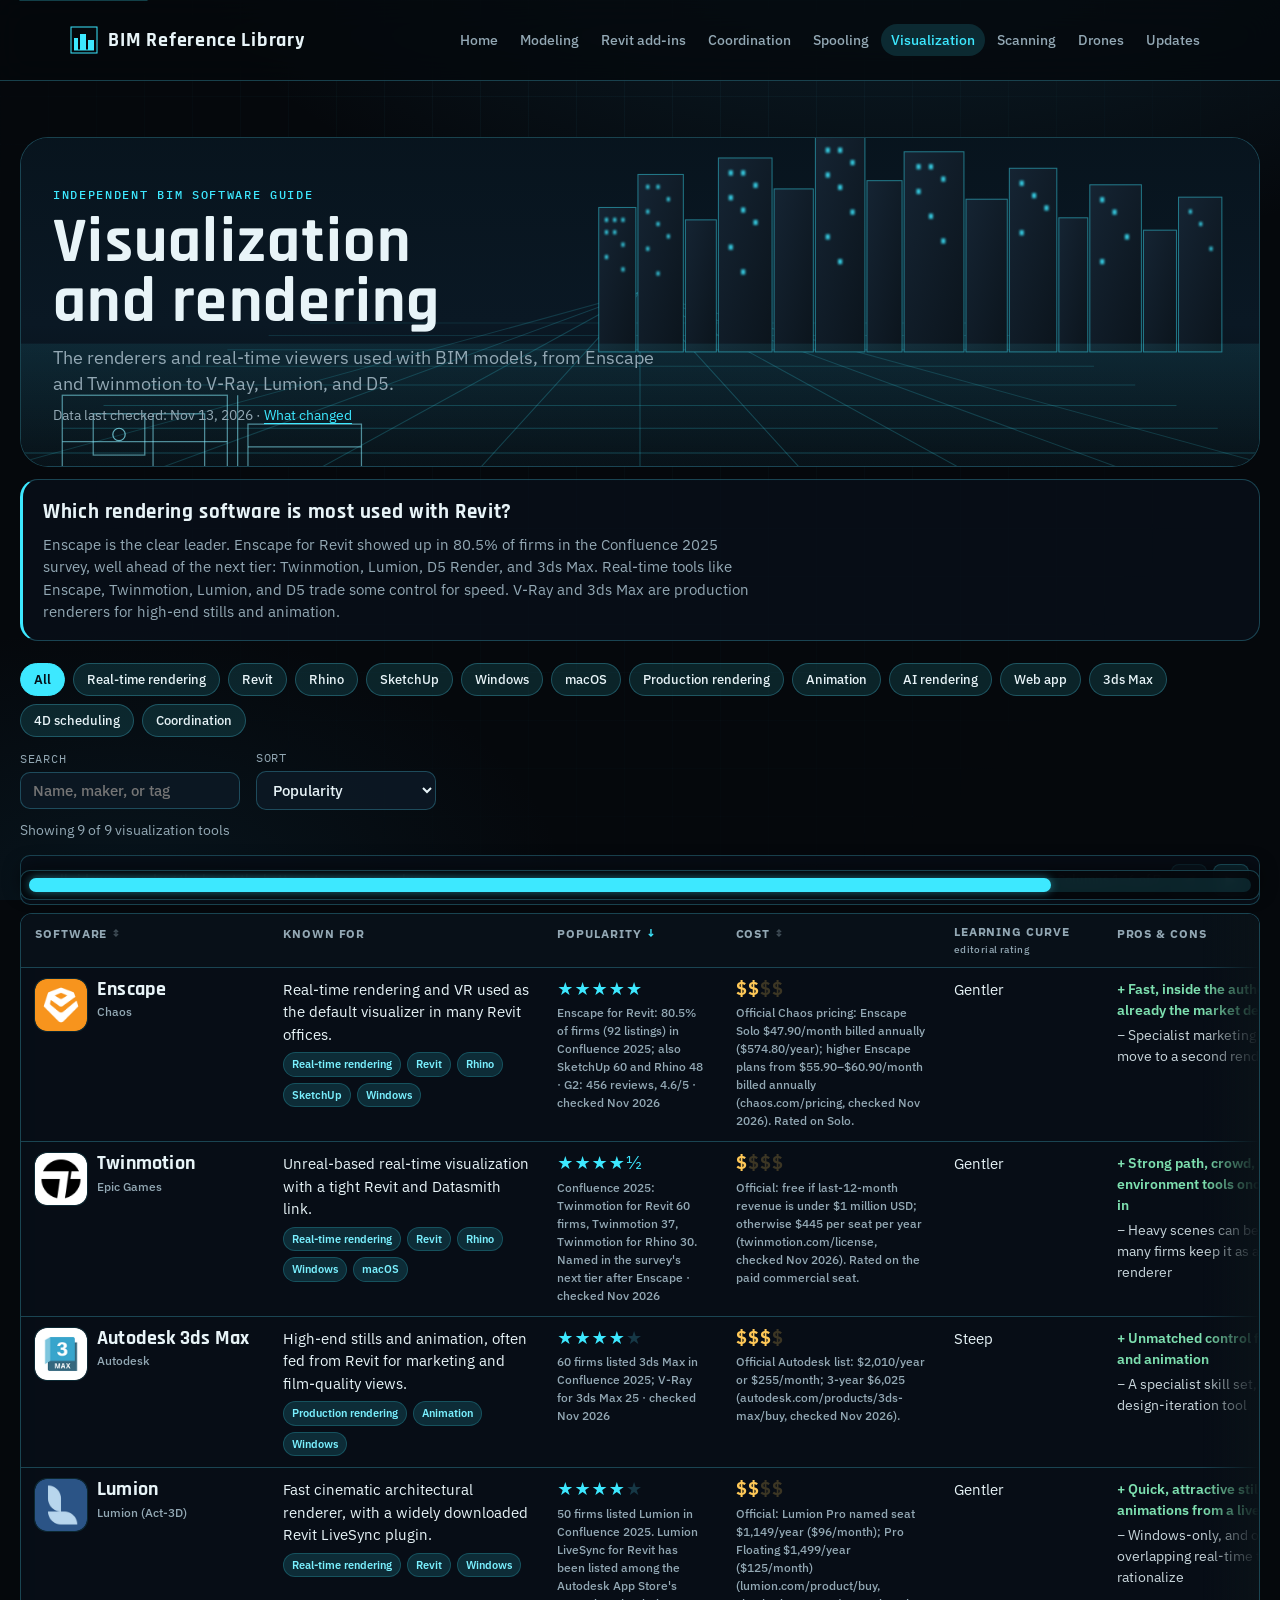
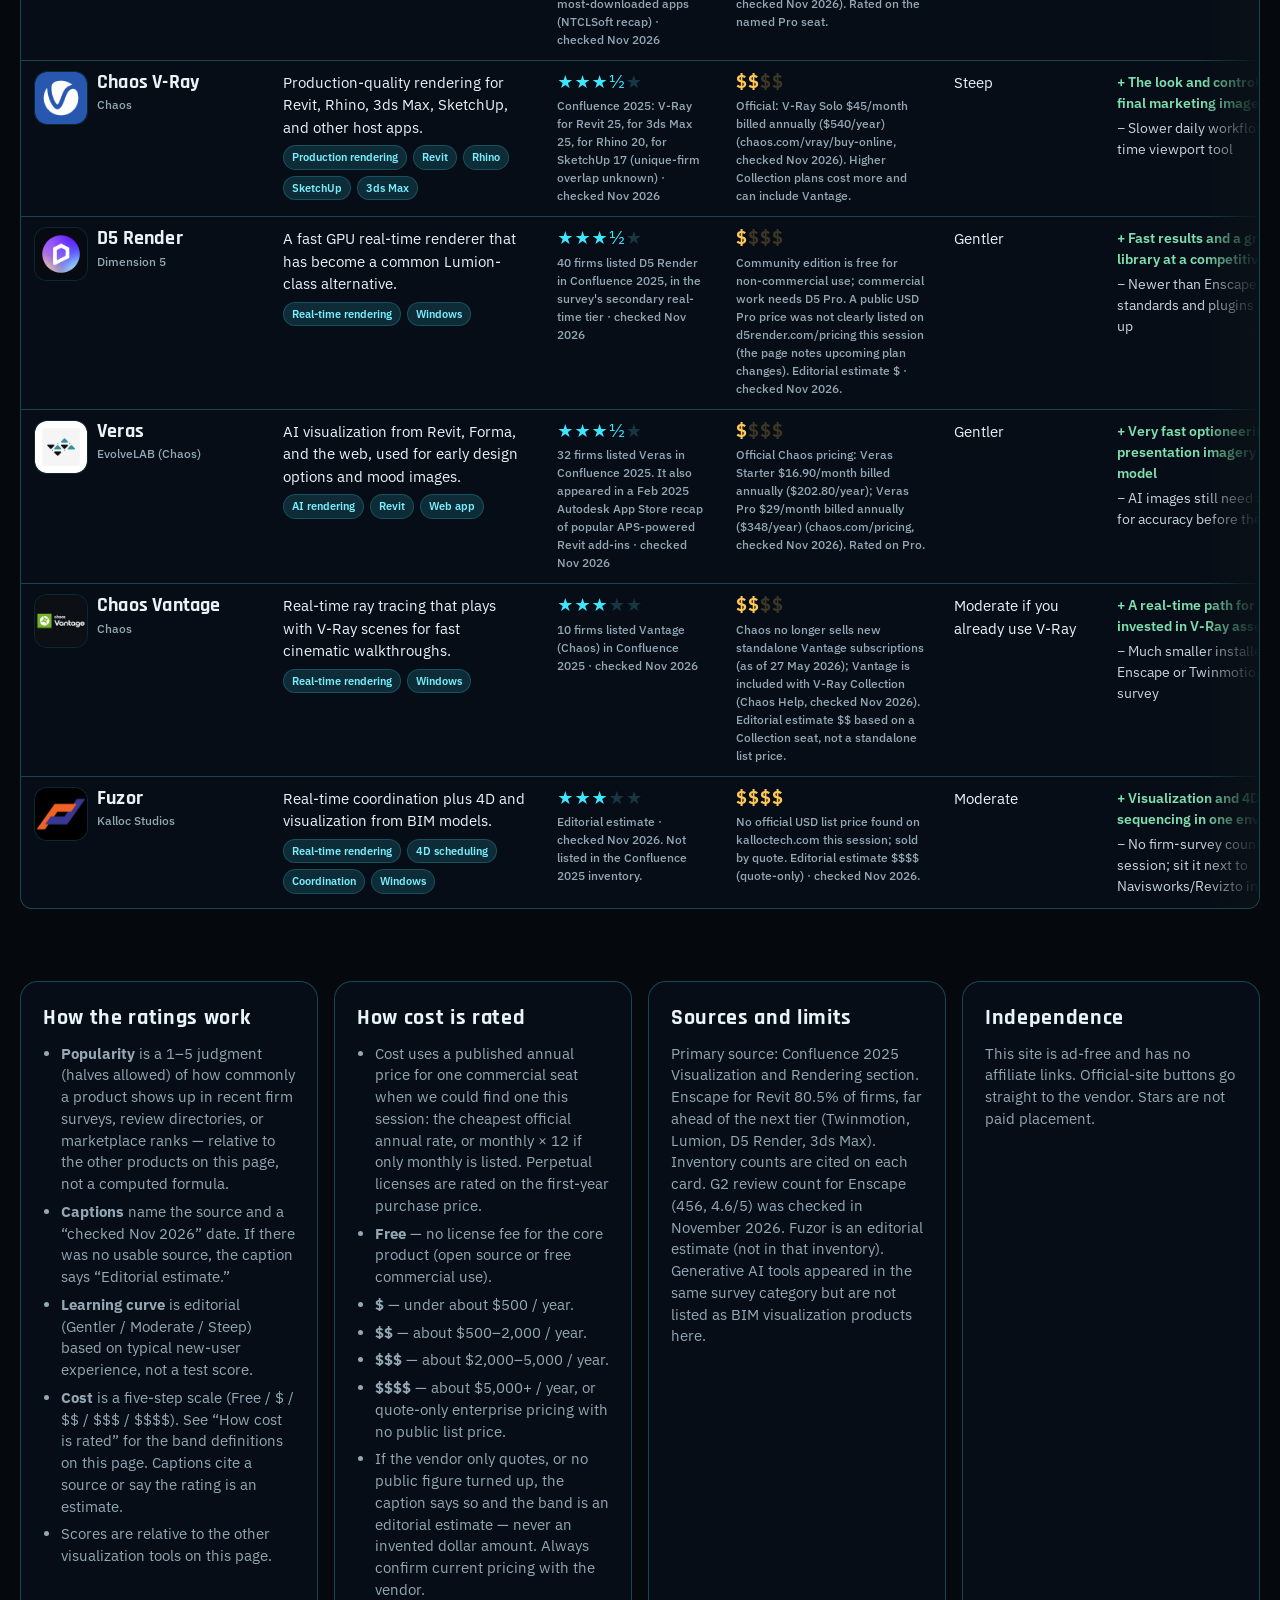
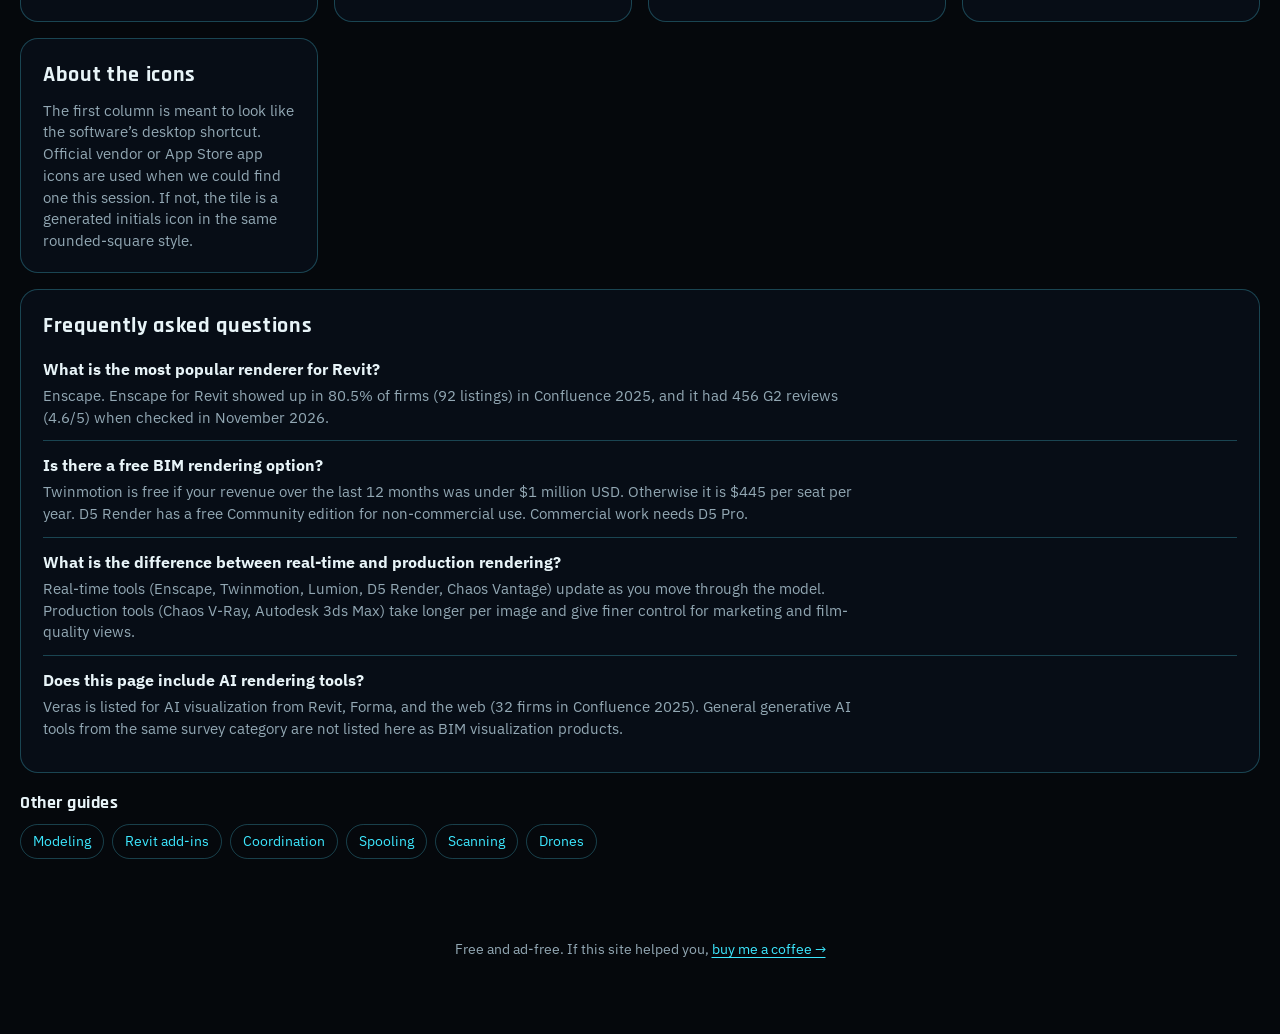
<file: visualization.html>
<!doctype html>
<html lang="en">
<head>
<meta charset="utf-8">
<meta name="viewport" content="width=device-width,initial-scale=1,viewport-fit=cover">
<title>BIM Rendering Software Compared: Enscape, Twinmotion, Lumion</title>
<meta name="description" content="Compare 9 rendering tools used with BIM models, including Enscape, Twinmotion, Lumion, D5 Render, V-Ray, and Veras, on popularity, cost, and learning curve.">
<link rel="canonical" href="https://bimchart.net/visualization">
<meta property="og:type" content="article">
<meta property="og:site_name" content="BIM Reference Library">
<meta property="og:title" content="BIM Rendering Software Compared: Enscape, Twinmotion, Lumion">
<meta property="og:description" content="Compare 9 rendering tools used with BIM models, including Enscape, Twinmotion, Lumion, D5 Render, V-Ray, and Veras, on popularity, cost, and learning curve.">
<meta property="og:url" content="https://bimchart.net/visualization">
<meta property="og:image" content="https://bimchart.net/og-image.png">
<meta property="og:image:width" content="1200">
<meta property="og:image:height" content="630">
<meta property="og:image:alt" content="BIM Reference Library: a dark blueprint grid and city skyline">
<meta name="twitter:card" content="summary_large_image">
<meta name="twitter:title" content="BIM Rendering Software Compared: Enscape, Twinmotion, Lumion">
<meta name="twitter:description" content="Compare 9 rendering tools used with BIM models, including Enscape, Twinmotion, Lumion, D5 Render, V-Ray, and Veras, on popularity, cost, and learning curve.">
<meta name="twitter:image" content="https://bimchart.net/og-image.png">
<meta name="twitter:image:alt" content="BIM Reference Library: a dark blueprint grid and city skyline">
<meta name="robots" content="index, follow, max-image-preview:large">
<meta name="theme-color" content="#05080c">
<link rel="icon" href="/favicon.ico" sizes="any">
<link rel="icon" href="/favicon.svg" type="image/svg+xml">
<link rel="apple-touch-icon" href="/apple-touch-icon.png">
<link rel="sitemap" type="application/xml" href="/sitemap.xml">
<link rel="preconnect" href="https://fonts.googleapis.com">
<link rel="preconnect" href="https://fonts.gstatic.com" crossorigin>
<link rel="stylesheet" href="https://fonts.googleapis.com/css2?family=IBM+Plex+Mono:wght@400;500&amp;family=IBM+Plex+Sans:wght@400;500;600;700&amp;family=Rajdhani:wght@600;700&amp;display=swap" media="print" onload="this.media='all'">
<noscript><link rel="stylesheet" href="https://fonts.googleapis.com/css2?family=IBM+Plex+Mono:wght@400;500&amp;family=IBM+Plex+Sans:wght@400;500;600;700&amp;family=Rajdhani:wght@600;700&amp;display=swap"></noscript>
<link rel="stylesheet" href="/theme.css?v=20261120a">
<script src="/nav.js?v=20261120a" defer></script>
<script type="application/ld+json">{"@context": "https://schema.org", "@graph": [{"@type": "WebSite", "@id": "https://bimchart.net/#website", "url": "https://bimchart.net/", "name": "BIM Reference Library", "alternateName": "bimchart.net", "inLanguage": "en", "description": "Free, ad-free comparison charts for BIM software and reality-capture hardware."}, {"@type": "CollectionPage", "@id": "https://bimchart.net/visualization#webpage", "url": "https://bimchart.net/visualization", "name": "BIM Rendering Software Compared: Enscape, Twinmotion, Lumion", "description": "Compare 9 rendering tools used with BIM models, including Enscape, Twinmotion, Lumion, D5 Render, V-Ray, and Veras, on popularity, cost, and learning curve.", "isPartOf": {"@id": "https://bimchart.net/#website"}, "inLanguage": "en", "dateModified": "2026-11-20", "breadcrumb": {"@id": "https://bimchart.net/visualization#breadcrumb"}, "mainEntity": {"@id": "https://bimchart.net/visualization#chart"}}, {"@type": "BreadcrumbList", "itemListElement": [{"@type": "ListItem", "position": 1, "name": "Home", "item": "https://bimchart.net/"}, {"@type": "ListItem", "position": 2, "name": "Visualization and rendering", "item": "https://bimchart.net/visualization"}], "@id": "https://bimchart.net/visualization#breadcrumb"}, {"@type": "ItemList", "@id": "https://bimchart.net/visualization#chart", "name": "Visualization and rendering comparison chart", "numberOfItems": 9, "itemListOrder": "https://schema.org/ItemListOrderDescending", "itemListElement": [{"@type": "ListItem", "position": 1, "name": "Enscape", "url": "https://bimchart.net/visualization#p-enscape"}, {"@type": "ListItem", "position": 2, "name": "Twinmotion", "url": "https://bimchart.net/visualization#p-twinmotion"}, {"@type": "ListItem", "position": 3, "name": "Autodesk 3ds Max", "url": "https://bimchart.net/visualization#p-autodesk-3ds-max"}, {"@type": "ListItem", "position": 4, "name": "Lumion", "url": "https://bimchart.net/visualization#p-lumion"}, {"@type": "ListItem", "position": 5, "name": "Chaos V-Ray", "url": "https://bimchart.net/visualization#p-chaos-v-ray"}, {"@type": "ListItem", "position": 6, "name": "D5 Render", "url": "https://bimchart.net/visualization#p-d5-render"}, {"@type": "ListItem", "position": 7, "name": "Veras", "url": "https://bimchart.net/visualization#p-veras"}, {"@type": "ListItem", "position": 8, "name": "Chaos Vantage", "url": "https://bimchart.net/visualization#p-chaos-vantage"}, {"@type": "ListItem", "position": 9, "name": "Fuzor", "url": "https://bimchart.net/visualization#p-fuzor"}]}, {"@type": "Dataset", "@id": "https://bimchart.net/visualization#dataset", "name": "Visualization and rendering comparison data (BIM Reference Library)", "description": "Real-time, production, and AI visualization tools used with BIM models. One row per product (9 visualization tools) with maker, what it is known for, popularity with a source caption, a cost band with a source caption, an editorial learning-curve rating, and pros and cons.", "url": "https://bimchart.net/visualization", "isAccessibleForFree": true, "dateModified": "2026-11-13", "inLanguage": "en", "creator": {"@type": "Organization", "name": "BIM Reference Library", "url": "https://bimchart.net/"}, "variableMeasured": ["Software", "Known for", "Popularity (1–5)", "Cost (Free to $$$$)", "Learning curve (editorial rating)", "Pros and cons", "Official site"], "includedInDataCatalog": {"@type": "DataCatalog", "name": "BIM Reference Library", "url": "https://bimchart.net/"}}, {"@type": "FAQPage", "@id": "https://bimchart.net/visualization#faq", "mainEntity": [{"@type": "Question", "name": "What is the most popular renderer for Revit?", "acceptedAnswer": {"@type": "Answer", "text": "Enscape. Enscape for Revit showed up in 80.5% of firms (92 listings) in Confluence 2025, and it had 456 G2 reviews (4.6/5) when checked in November 2026."}}, {"@type": "Question", "name": "Is there a free BIM rendering option?", "acceptedAnswer": {"@type": "Answer", "text": "Twinmotion is free if your revenue over the last 12 months was under $1 million USD. Otherwise it is $445 per seat per year. D5 Render has a free Community edition for non-commercial use. Commercial work needs D5 Pro."}}, {"@type": "Question", "name": "What is the difference between real-time and production rendering?", "acceptedAnswer": {"@type": "Answer", "text": "Real-time tools (Enscape, Twinmotion, Lumion, D5 Render, Chaos Vantage) update as you move through the model. Production tools (Chaos V-Ray, Autodesk 3ds Max) take longer per image and give finer control for marketing and film-quality views."}}, {"@type": "Question", "name": "Does this page include AI rendering tools?", "acceptedAnswer": {"@type": "Answer", "text": "Veras is listed for AI visualization from Revit, Forma, and the web (32 firms in Confluence 2025). General generative AI tools from the same survey category are not listed here as BIM visualization products."}}]}]}</script>
</head>
<body>
<div class="page-bg"></div>
<a class="skip" href="#main">Skip to content</a>
<nav class="topnav" aria-label="Primary">
  <div class="inner">
    <a class="brand" href="/">
      <svg width="28" height="28" viewBox="0 0 28 28" aria-hidden="true">
        <rect x="1" y="1" width="26" height="26" fill="none" stroke="#3de8ff" stroke-width="1"/>
        <path d="M4 24 V12 H8 V24 M10 24 V8 H16 V24 M18 24 V14 H24 V24" fill="#3de8ff"/>
        <path d="M4 24 H24" stroke="#3de8ff" fill="none"/>
      </svg>
      BIM Reference Library
    </a>
    <button type="button" class="nav-toggle" aria-expanded="false" aria-controls="primary-nav" aria-label="Open menu">
      <span class="nav-toggle-bars" aria-hidden="true"></span>
    </button>
    <ul id="primary-nav" class="nav-links"><li><a href="/">Home</a></li><li><a href="/modeling">Modeling</a></li><li><a href="/revit-addins">Revit add-ins</a></li><li><a href="/coordination">Coordination</a></li><li><a href="/spooling">Spooling</a></li><li><a href="/visualization" aria-current="page">Visualization</a></li><li><a href="/scanning">Scanning</a></li><li><a href="/drones">Drones</a></li><li><a href="/updates">Updates</a></li></ul>
  </div>
</nav>
<div class="wrap chart-wrap" id="main">
<header class="hero">
  <div class="hero-art"><svg class="hero-svg" viewBox="0 0 1200 420" preserveAspectRatio="xMidYMid slice" aria-hidden="true">
  <defs>
    <linearGradient id="sky" x1="0" y1="0" x2="0" y2="1">
      <stop offset="0%" stop-color="#07131c"/>
      <stop offset="55%" stop-color="#0a1824"/>
      <stop offset="100%" stop-color="#05080c"/>
    </linearGradient>
    <linearGradient id="glow" x1="0" y1="1" x2="0" y2="0">
      <stop offset="0%" stop-color="#3de8ff" stop-opacity="0.0"/>
      <stop offset="100%" stop-color="#3de8ff" stop-opacity="0.35"/>
    </linearGradient>
    <linearGradient id="bldg" x1="0" y1="0" x2="1" y2="1">
      <stop offset="0%" stop-color="#152433"/>
      <stop offset="100%" stop-color="#0b141c"/>
    </linearGradient>
    <filter id="soft"><feGaussianBlur stdDeviation="1.2"/></filter>
  </defs>
  <rect width="1200" height="420" fill="url(#sky)"/>
  <g stroke="#3de8ff" stroke-opacity="0.28" fill="none" stroke-width="1">
    <path d="M-80,410 L1280,410"/>
    <path d="M-40,382 L1240,382" stroke-opacity="0.26"/>
    <path d="M0,356 L1200,356" stroke-opacity="0.24"/>
    <path d="M40,332 L1160,332" stroke-opacity="0.22"/>
    <path d="M80,310 L1120,310" stroke-opacity="0.2"/>
    <path d="M120,290 L1080,290" stroke-opacity="0.18"/>
    <path d="M160,272 L1040,272" stroke-opacity="0.16"/>
    <path d="M200,256 L1000,256" stroke-opacity="0.14"/>
    <path d="M240,242 L960,242" stroke-opacity="0.12"/>
    <path d="M280,230 L920,230" stroke-opacity="0.1"/>
    <path d="M600,200 L-200,420" stroke-opacity="0.16"/>
    <path d="M600,200 L0,420" stroke-opacity="0.18"/>
    <path d="M600,200 L200,420" stroke-opacity="0.2"/>
    <path d="M600,200 L400,420" stroke-opacity="0.22"/>
    <path d="M600,200 L600,420" stroke-opacity="0.24"/>
    <path d="M600,200 L800,420" stroke-opacity="0.22"/>
    <path d="M600,200 L1000,420" stroke-opacity="0.2"/>
    <path d="M600,200 L1200,420" stroke-opacity="0.18"/>
    <path d="M600,200 L1400,420" stroke-opacity="0.16"/>
  </g>
  <g fill="none" stroke="#8cefff" stroke-opacity="0.55" stroke-width="1.2">
    <rect x="40" y="300" width="160" height="90"/>
    <rect x="70" y="318" width="50" height="40"/>
    <rect x="128" y="318" width="50" height="54"/>
    <circle cx="95" cy="338" r="6" stroke-opacity="0.7"/>
    <path d="M40,345 H200"/>
    <path d="M210,300 v90"/>
    <rect x="220" y="328" width="110" height="62"/>
    <path d="M220,350 h110"/>
    <path d="M70,410 h280" stroke-opacity="0.35"/>
    <path d="M70,410 v-8 M140,410 v-8 M210,410 v-8 M280,410 v-8" stroke-opacity="0.4"/>
  </g>
  <g fill="url(#bldg)" stroke="#3de8ff" stroke-opacity="0.45" stroke-width="1">
    <rect x="560" y="118" width="36" height="140"/>
    <rect x="598" y="86" width="44" height="172"/>
    <rect x="644" y="130" width="30" height="128"/>
    <rect x="676" y="70" width="52" height="188"/>
    <rect x="730" y="100" width="38" height="158"/>
    <rect x="770" y="48" width="48" height="210"/>
    <rect x="820" y="92" width="34" height="166"/>
    <rect x="856" y="64" width="58" height="194"/>
    <rect x="916" y="110" width="40" height="148"/>
    <rect x="958" y="80" width="46" height="178"/>
    <rect x="1006" y="128" width="28" height="130"/>
    <rect x="1036" y="96" width="50" height="162"/>
    <rect x="1088" y="140" width="32" height="118"/>
    <rect x="1122" y="108" width="42" height="150"/>
  </g>
  <g fill="#3de8ff" filter="url(#soft)" opacity="0.85">
    <rect x="566" y="128" width="3" height="4"/><rect x="574" y="128" width="3" height="4"/>
    <rect x="582" y="128" width="3" height="4"/><rect x="566" y="140" width="3" height="4"/>
    <rect x="574" y="140" width="3" height="4"/><rect x="582" y="152" width="3" height="4"/>
    <rect x="566" y="164" width="3" height="4"/><rect x="582" y="176" width="3" height="4"/>
    <rect x="606" y="96" width="3" height="4"/><rect x="616" y="96" width="3" height="4"/>
    <rect x="626" y="108" width="3" height="4"/><rect x="606" y="120" width="3" height="4"/>
    <rect x="616" y="132" width="3" height="4"/><rect x="626" y="144" width="3" height="4"/>
    <rect x="606" y="156" width="3" height="4"/><rect x="616" y="180" width="3" height="4"/>
    <rect x="686" y="82" width="4" height="5"/><rect x="698" y="82" width="4" height="5"/>
    <rect x="710" y="94" width="4" height="5"/><rect x="686" y="106" width="4" height="5"/>
    <rect x="698" y="118" width="4" height="5"/><rect x="710" y="130" width="4" height="5"/>
    <rect x="686" y="154" width="4" height="5"/><rect x="698" y="178" width="4" height="5"/>
    <rect x="780" y="60" width="4" height="5"/><rect x="792" y="60" width="4" height="5"/>
    <rect x="804" y="72" width="4" height="5"/><rect x="780" y="84" width="4" height="5"/>
    <rect x="792" y="96" width="4" height="5"/><rect x="804" y="120" width="4" height="5"/>
    <rect x="780" y="144" width="4" height="5"/><rect x="792" y="168" width="4" height="5"/>
    <rect x="868" y="76" width="4" height="5"/><rect x="880" y="76" width="4" height="5"/>
    <rect x="892" y="88" width="4" height="5"/><rect x="868" y="100" width="4" height="5"/>
    <rect x="880" y="124" width="4" height="5"/><rect x="892" y="148" width="4" height="5"/>
    <rect x="968" y="92" width="4" height="5"/><rect x="980" y="104" width="4" height="5"/>
    <rect x="992" y="116" width="4" height="5"/><rect x="968" y="140" width="4" height="5"/>
    <rect x="1046" y="108" width="4" height="5"/><rect x="1058" y="120" width="4" height="5"/>
    <rect x="1070" y="144" width="4" height="5"/><rect x="1046" y="168" width="4" height="5"/>
    <rect x="1132" y="120" width="3" height="4"/><rect x="1142" y="132" width="3" height="4"/>
    <rect x="1152" y="156" width="3" height="4"/>
  </g>
  <rect x="0" y="250" width="1200" height="170" fill="url(#glow)" opacity="0.25"/>
</svg>
</div>
  <div class="hero-copy">
    <span class="eyebrow">Independent BIM software guide</span>
    <h1>Visualization and rendering</h1>
    <p class="lede">The renderers and real-time viewers used with BIM models, from Enscape and Twinmotion to V-Ray, Lumion, and D5.</p>
    <p class="checked">Data last checked: <time datetime="2026-11-13">Nov 13, 2026</time> · <a href="/updates">What changed</a></p>
  </div>
</header>
  <section class="intro" aria-labelledby="intro-h">
    <h2 id="intro-h">Which rendering software is most used with Revit?</h2>
    <p>Enscape is the clear leader. Enscape for Revit showed up in 80.5% of firms in the Confluence 2025 survey, well ahead of the next tier: Twinmotion, Lumion, D5 Render, and 3ds Max. Real-time tools like Enscape, Twinmotion, Lumion, and D5 trade some control for speed. V-Ray and 3ds Max are production renderers for high-end stills and animation.</p>
  </section>
  <div id="catalog">
  <div class="toolbar">
    <div class="chips" role="group" aria-label="Filter"><button class="chip" data-f="all" aria-pressed="true">All</button>
<button class="chip" data-f="Real-time rendering" aria-pressed="false">Real-time rendering</button>
<button class="chip" data-f="Revit" aria-pressed="false">Revit</button>
<button class="chip" data-f="Rhino" aria-pressed="false">Rhino</button>
<button class="chip" data-f="SketchUp" aria-pressed="false">SketchUp</button>
<button class="chip" data-f="Windows" aria-pressed="false">Windows</button>
<button class="chip" data-f="macOS" aria-pressed="false">macOS</button>
<button class="chip" data-f="Production rendering" aria-pressed="false">Production rendering</button>
<button class="chip" data-f="Animation" aria-pressed="false">Animation</button>
<button class="chip" data-f="AI rendering" aria-pressed="false">AI rendering</button>
<button class="chip" data-f="Web app" aria-pressed="false">Web app</button>
<button class="chip" data-f="3ds Max" aria-pressed="false">3ds Max</button>
<button class="chip" data-f="4D scheduling" aria-pressed="false">4D scheduling</button>
<button class="chip" data-f="Coordination" aria-pressed="false">Coordination</button></div>
    <label class="search">Search
      <input type="search" id="search" placeholder="Name, maker, or tag" autocomplete="off">
    </label>
    <label class="sort">Sort
      <select id="sort">
        <option value="pop">Popularity</option>
        <option value="name">Name</option>
        <option value="cost-asc">Cost: cheapest first</option>
        <option value="cost-desc">Cost: priciest first</option>
      </select>
    </label>
  </div>
  <p class="count" id="count">Showing 9 of 9 visualization tools</p>
  <div class="table-box">
    <table class="chart">
      <thead>
        <tr>
          <th><button type="button" class="th-btn" data-k="name">Software</button></th>
          <th>Known for</th>
          <th><button type="button" class="th-btn" data-k="pop">Popularity</button></th>
          <th><button type="button" class="th-btn" data-k="cost">Cost</button></th>
          <th class="learn-th">Learning curve<span class="th-note">editorial rating</span></th>
          <th>Pros &amp; cons</th>
          <th>Official site</th>
        </tr>
      </thead>
      <tbody id="rows"><tr id="p-enscape"><td class="prod-cell"><div class="prod"><img class="app-icon" src="/icons/enscape.png" width="52" height="52" alt="" loading="lazy" decoding="async"><div><span class="cart">Enscape</span><span class="year">Chaos</span></div></div></td><td class="purpose">Real-time rendering and VR used as the default visualizer in many Revit offices.<div class="tags"><span class="tag">Real-time rendering</span><span class="tag">Revit</span><span class="tag">Rhino</span><span class="tag">SketchUp</span><span class="tag">Windows</span></div></td><td><span class="starline" aria-label="5 out of 5"><span class="stars">★★★★★</span><span class="stars off"></span></span><span class="sub">Enscape for Revit: 80.5% of firms (92 listings) in Confluence 2025; also SketchUp 60 and Rhino 48 · G2: 456 reviews, 4.6/5 · checked Nov 2026</span></td><td><span class="costline" aria-label="2 of 4"><span class="cost-on">$$</span><span class="cost-off">$$</span></span><span class="sub">Official Chaos pricing: Enscape Solo $47.90/month billed annually ($574.80/year); higher Enscape plans from $55.90–$60.90/month billed annually (chaos.com/pricing, checked Nov 2026). Rated on Solo.</span></td><td>Gentler</td><td class="purpose"><div class="pc"><span class="pro">+ Fast, inside the authoring tool, and already the market default on Revit</span><span class="con">− Specialist marketing stills may still move to a second renderer</span></div></td><td><a class="official" href="https://enscape3d.com/" rel="noopener noreferrer">Official site →</a></td></tr><tr id="p-twinmotion"><td class="prod-cell"><div class="prod"><img class="app-icon" src="/icons/twinmotion.png" width="52" height="52" alt="" loading="lazy" decoding="async"><div><span class="cart">Twinmotion</span><span class="year">Epic Games</span></div></div></td><td class="purpose">Unreal-based real-time visualization with a tight Revit and Datasmith link.<div class="tags"><span class="tag">Real-time rendering</span><span class="tag">Revit</span><span class="tag">Rhino</span><span class="tag">Windows</span><span class="tag">macOS</span></div></td><td><span class="starline" aria-label="4.5 out of 5"><span class="stars">★★★★½</span><span class="stars off"></span></span><span class="sub">Confluence 2025: Twinmotion for Revit 60 firms, Twinmotion 37, Twinmotion for Rhino 30. Named in the survey&#x27;s next tier after Enscape · checked Nov 2026</span></td><td><span class="costline" aria-label="1 of 4"><span class="cost-on">$</span><span class="cost-off">$$$</span></span><span class="sub">Official: free if last-12-month revenue is under $1 million USD; otherwise $445 per seat per year (twinmotion.com/license, checked Nov 2026). Rated on the paid commercial seat.</span></td><td>Gentler</td><td class="purpose"><div class="pc"><span class="pro">+ Strong path, crowd, and environment tools once the model is in</span><span class="con">− Heavy scenes can be demanding; many firms keep it as a second renderer</span></div></td><td><a class="official" href="https://www.twinmotion.com/" rel="noopener noreferrer">Official site →</a></td></tr><tr id="p-autodesk-3ds-max"><td class="prod-cell"><div class="prod"><img class="app-icon" src="/icons/3ds-max.png" width="52" height="52" alt="" loading="lazy" decoding="async"><div><span class="cart">Autodesk 3ds Max</span><span class="year">Autodesk</span></div></div></td><td class="purpose">High-end stills and animation, often fed from Revit for marketing and film-quality views.<div class="tags"><span class="tag">Production rendering</span><span class="tag">Animation</span><span class="tag">Windows</span></div></td><td><span class="starline" aria-label="4 out of 5"><span class="stars">★★★★</span><span class="stars off">★</span></span><span class="sub">60 firms listed 3ds Max in Confluence 2025; V-Ray for 3ds Max 25 · checked Nov 2026</span></td><td><span class="costline" aria-label="3 of 4"><span class="cost-on">$$$</span><span class="cost-off">$</span></span><span class="sub">Official Autodesk list: $2,010/year or $255/month; 3-year $6,025 (autodesk.com/products/3ds-max/buy, checked Nov 2026).</span></td><td>Steep</td><td class="purpose"><div class="pc"><span class="pro">+ Unmatched control for hero images and animation</span><span class="con">− A specialist skill set, not a daily design-iteration tool</span></div></td><td><a class="official" href="https://www.autodesk.com/products/3ds-max/overview" rel="noopener noreferrer">Official site →</a></td></tr><tr id="p-lumion"><td class="prod-cell"><div class="prod"><img class="app-icon" src="/icons/lumion.png" width="52" height="52" alt="" loading="lazy" decoding="async"><div><span class="cart">Lumion</span><span class="year">Lumion (Act-3D)</span></div></div></td><td class="purpose">Fast cinematic architectural renderer, with a widely downloaded Revit LiveSync plugin.<div class="tags"><span class="tag">Real-time rendering</span><span class="tag">Revit</span><span class="tag">Windows</span></div></td><td><span class="starline" aria-label="4 out of 5"><span class="stars">★★★★</span><span class="stars off">★</span></span><span class="sub">50 firms listed Lumion in Confluence 2025. Lumion LiveSync for Revit has been listed among the Autodesk App Store&#x27;s most-downloaded apps (NTCLSoft recap) · checked Nov 2026</span></td><td><span class="costline" aria-label="2 of 4"><span class="cost-on">$$</span><span class="cost-off">$$</span></span><span class="sub">Official: Lumion Pro named seat $1,149/year ($96/month); Pro Floating $1,499/year ($125/month) (lumion.com/product/buy, checked Nov 2026). Rated on the named Pro seat.</span></td><td>Gentler</td><td class="purpose"><div class="pc"><span class="pro">+ Quick, attractive stills and animations from a live model link</span><span class="con">− Windows-only, and one of several overlapping real-time tools firms must rationalize</span></div></td><td><a class="official" href="https://lumion.com/" rel="noopener noreferrer">Official site →</a></td></tr><tr id="p-chaos-v-ray"><td class="prod-cell"><div class="prod"><img class="app-icon" src="/icons/v-ray.png" width="52" height="52" alt="" loading="lazy" decoding="async"><div><span class="cart">Chaos V-Ray</span><span class="year">Chaos</span></div></div></td><td class="purpose">Production-quality rendering for Revit, Rhino, 3ds Max, SketchUp, and other host apps.<div class="tags"><span class="tag">Production rendering</span><span class="tag">Revit</span><span class="tag">Rhino</span><span class="tag">SketchUp</span><span class="tag">3ds Max</span></div></td><td><span class="starline" aria-label="3.5 out of 5"><span class="stars">★★★½</span><span class="stars off">★</span></span><span class="sub">Confluence 2025: V-Ray for Revit 25, for 3ds Max 25, for Rhino 20, for SketchUp 17 (unique-firm overlap unknown) · checked Nov 2026</span></td><td><span class="costline" aria-label="2 of 4"><span class="cost-on">$$</span><span class="cost-off">$$</span></span><span class="sub">Official: V-Ray Solo $45/month billed annually ($540/year) (chaos.com/vray/buy-online, checked Nov 2026). Higher Collection plans cost more and can include Vantage.</span></td><td>Steep</td><td class="purpose"><div class="pc"><span class="pro">+ The look and control people want for final marketing images</span><span class="con">− Slower daily workflow than a real-time viewport tool</span></div></td><td><a class="official" href="https://www.chaos.com/vray" rel="noopener noreferrer">Official site →</a></td></tr><tr id="p-d5-render"><td class="prod-cell"><div class="prod"><img class="app-icon" src="/icons/d5-render.png" width="52" height="52" alt="" loading="lazy" decoding="async"><div><span class="cart">D5 Render</span><span class="year">Dimension 5</span></div></div></td><td class="purpose">A fast GPU real-time renderer that has become a common Lumion-class alternative.<div class="tags"><span class="tag">Real-time rendering</span><span class="tag">Windows</span></div></td><td><span class="starline" aria-label="3.5 out of 5"><span class="stars">★★★½</span><span class="stars off">★</span></span><span class="sub">40 firms listed D5 Render in Confluence 2025, in the survey&#x27;s secondary real-time tier · checked Nov 2026</span></td><td><span class="costline" aria-label="1 of 4"><span class="cost-on">$</span><span class="cost-off">$$$</span></span><span class="sub">Community edition is free for non-commercial use; commercial work needs D5 Pro. A public USD Pro price was not clearly listed on d5render.com/pricing this session (the page notes upcoming plan changes). Editorial estimate $ · checked Nov 2026.</span></td><td>Gentler</td><td class="purpose"><div class="pc"><span class="pro">+ Fast results and a growing asset library at a competitive price point</span><span class="con">− Newer than Enscape/Lumion; firm standards and plugins are still catching up</span></div></td><td><a class="official" href="https://www.d5render.com/" rel="noopener noreferrer">Official site →</a></td></tr><tr id="p-veras"><td class="prod-cell"><div class="prod"><img class="app-icon" src="/icons/veras.png" width="52" height="52" alt="" loading="lazy" decoding="async"><div><span class="cart">Veras</span><span class="year">EvolveLAB (Chaos)</span></div></div></td><td class="purpose">AI visualization from Revit, Forma, and the web, used for early design options and mood images.<div class="tags"><span class="tag">AI rendering</span><span class="tag">Revit</span><span class="tag">Web app</span></div></td><td><span class="starline" aria-label="3.5 out of 5"><span class="stars">★★★½</span><span class="stars off">★</span></span><span class="sub">32 firms listed Veras in Confluence 2025. It also appeared in a Feb 2025 Autodesk App Store recap of popular APS-powered Revit add-ins · checked Nov 2026</span></td><td><span class="costline" aria-label="1 of 4"><span class="cost-on">$</span><span class="cost-off">$$$</span></span><span class="sub">Official Chaos pricing: Veras Starter $16.90/month billed annually ($202.80/year); Veras Pro $29/month billed annually ($348/year) (chaos.com/pricing, checked Nov 2026). Rated on Pro.</span></td><td>Gentler</td><td class="purpose"><div class="pc"><span class="pro">+ Very fast optioneering and presentation imagery from a live model</span><span class="con">− AI images still need a human check for accuracy before they go to a client</span></div></td><td><a class="official" href="https://www.evolvelab.io/veras" rel="noopener noreferrer">Official site →</a></td></tr><tr id="p-chaos-vantage"><td class="prod-cell"><div class="prod"><img class="app-icon" src="/icons/vantage.png" width="52" height="52" alt="" loading="lazy" decoding="async"><div><span class="cart">Chaos Vantage</span><span class="year">Chaos</span></div></div></td><td class="purpose">Real-time ray tracing that plays with V-Ray scenes for fast cinematic walkthroughs.<div class="tags"><span class="tag">Real-time rendering</span><span class="tag">Windows</span></div></td><td><span class="starline" aria-label="3 out of 5"><span class="stars">★★★</span><span class="stars off">★★</span></span><span class="sub">10 firms listed Vantage (Chaos) in Confluence 2025 · checked Nov 2026</span></td><td><span class="costline" aria-label="2 of 4"><span class="cost-on">$$</span><span class="cost-off">$$</span></span><span class="sub">Chaos no longer sells new standalone Vantage subscriptions (as of 27 May 2026); Vantage is included with V-Ray Collection (Chaos Help, checked Nov 2026). Editorial estimate $$ based on a Collection seat, not a standalone list price.</span></td><td>Moderate if you already use V-Ray</td><td class="purpose"><div class="pc"><span class="pro">+ A real-time path for teams already invested in V-Ray assets</span><span class="con">− Much smaller installed base than Enscape or Twinmotion in the 2025 survey</span></div></td><td><a class="official" href="https://www.chaos.com/vantage" rel="noopener noreferrer">Official site →</a></td></tr><tr id="p-fuzor"><td class="prod-cell"><div class="prod"><img class="app-icon" src="/icons/fuzor.png" width="52" height="52" alt="" loading="lazy" decoding="async"><div><span class="cart">Fuzor</span><span class="year">Kalloc Studios</span></div></div></td><td class="purpose">Real-time coordination plus 4D and visualization from BIM models.<div class="tags"><span class="tag">Real-time rendering</span><span class="tag">4D scheduling</span><span class="tag">Coordination</span><span class="tag">Windows</span></div></td><td><span class="starline" aria-label="3 out of 5"><span class="stars">★★★</span><span class="stars off">★★</span></span><span class="sub">Editorial estimate · checked Nov 2026. Not listed in the Confluence 2025 inventory.</span></td><td><span class="costline" aria-label="4 of 4"><span class="cost-on">$$$$</span><span class="cost-off"></span></span><span class="sub">No official USD list price found on kalloctech.com this session; sold by quote. Editorial estimate $$$$ (quote-only) · checked Nov 2026.</span></td><td>Moderate</td><td class="purpose"><div class="pc"><span class="pro">+ Visualization and 4D construction sequencing in one environment</span><span class="con">− No firm-survey count found this session; sit it next to Navisworks/Revizto in a demo</span></div></td><td><a class="official" href="https://www.kalloctech.com/" rel="noopener noreferrer">Official site →</a></td></tr></tbody>
    </table>
  </div>
  </div>
  <div class="notes">
    <section>
      <h2>How the ratings work</h2>
      <ul>
<li><strong>Popularity</strong> is a 1–5 judgment (halves allowed) of how commonly a product shows up in recent firm surveys, review directories, or marketplace ranks — relative to the other products on this page, not a computed formula.</li>
<li><strong>Captions</strong> name the source and a “checked Nov 2026” date. If there was no usable source, the caption says “Editorial estimate.”</li>
<li><strong>Learning curve</strong> is editorial (Gentler / Moderate / Steep) based on typical new-user experience, not a test score.</li>
<li><strong>Cost</strong> is a five-step scale (Free / $ / $$ / $$$ / $$$$). See “How cost is rated” for the band definitions on this page. Captions cite a source or say the rating is an estimate.</li>
<li>Scores are relative to the other visualization tools on this page.</li></ul>
    </section>
    <section>
      <h2>How cost is rated</h2>
      <ul>
        <li>Cost uses a published annual price for one commercial seat when we could find one this session: the cheapest official annual rate, or monthly × 12 if only monthly is listed. Perpetual licenses are rated on the first-year purchase price.</li>
        <li><strong>Free</strong> — no license fee for the core product (open source or free commercial use).</li>
        <li><strong>$</strong> — under about $500 / year.</li>
        <li><strong>$$</strong> — about $500–2,000 / year.</li>
        <li><strong>$$$</strong> — about $2,000–5,000 / year.</li>
        <li><strong>$$$$</strong> — about $5,000+ / year, or quote-only enterprise pricing with no public list price.</li>
        <li>If the vendor only quotes, or no public figure turned up, the caption says so and the band is an editorial estimate — never an invented dollar amount. Always confirm current pricing with the vendor.</li>
      </ul>
    </section>
    <section>
      <h2>Sources and limits</h2>
      <p>Primary source: Confluence 2025 Visualization and Rendering section. Enscape for Revit 80.5% of firms, far ahead of the next tier (Twinmotion, Lumion, D5 Render, 3ds Max). Inventory counts are cited on each card. G2 review count for Enscape (456, 4.6/5) was checked in November 2026. Fuzor is an editorial estimate (not in that inventory). Generative AI tools appeared in the same survey category but are not listed as BIM visualization products here.</p>
    </section>
    <section>
      <h2>Independence</h2>
      <p>This site is ad-free and has no affiliate links. Official-site buttons go straight to the vendor. Stars are not paid placement.</p>
    </section>
    <section>
      <h2>About the icons</h2>
      <p>The first column is meant to look like the software’s desktop shortcut. Official vendor or App Store app icons are used when we could find one this session. If not, the tile is a generated initials icon in the same rounded-square style.</p>
    </section>
  </div>
  <section class="faq" id="faq" aria-labelledby="faq-h">
    <h2 id="faq-h">Frequently asked questions</h2>
    <div class="faq-item">
      <h3>What is the most popular renderer for Revit?</h3>
      <p>Enscape. Enscape for Revit showed up in 80.5% of firms (92 listings) in Confluence 2025, and it had 456 G2 reviews (4.6/5) when checked in November 2026.</p>
    </div>
    <div class="faq-item">
      <h3>Is there a free BIM rendering option?</h3>
      <p>Twinmotion is free if your revenue over the last 12 months was under $1 million USD. Otherwise it is $445 per seat per year. D5 Render has a free Community edition for non-commercial use. Commercial work needs D5 Pro.</p>
    </div>
    <div class="faq-item">
      <h3>What is the difference between real-time and production rendering?</h3>
      <p>Real-time tools (Enscape, Twinmotion, Lumion, D5 Render, Chaos Vantage) update as you move through the model. Production tools (Chaos V-Ray, Autodesk 3ds Max) take longer per image and give finer control for marketing and film-quality views.</p>
    </div>
    <div class="faq-item">
      <h3>Does this page include AI rendering tools?</h3>
      <p>Veras is listed for AI visualization from Revit, Forma, and the web (32 firms in Confluence 2025). General generative AI tools from the same survey category are not listed here as BIM visualization products.</p>
    </div>
  </section>
  <nav class="related" aria-label="Other guides"><h2>Other guides</h2><ul><li><a href="/modeling">Modeling</a></li><li><a href="/revit-addins">Revit add-ins</a></li><li><a href="/coordination">Coordination</a></li><li><a href="/spooling">Spooling</a></li><li><a href="/scanning">Scanning</a></li><li><a href="/drones">Drones</a></li></ul></nav>
</div>
<footer class="site-footer">
<p class="kofi">Free and ad-free. If this site helped you, <a href="https://ko-fi.com/marcustravis" target="_blank" rel="noopener">buy me a coffee →</a></p>
</footer>

<script src="/app.js?v=20261120a"></script>
<script src="/scroll-hint.js?v=20261120a"></script>
<script>
const DATA = [{"id": "p-enscape", "name": "Enscape", "maker": "Chaos", "knownFor": "Real-time rendering and VR used as the default visualizer in many Revit offices.", "tags": ["Real-time rendering", "Revit", "Rhino", "SketchUp", "Windows"], "price": null, "pop": 5, "popCaption": "Enscape for Revit: 80.5% of firms (92 listings) in Confluence 2025; also SketchUp 60 and Rhino 48 · G2: 456 reviews, 4.6/5 · checked Nov 2026", "cost": 2, "costCaption": "Official Chaos pricing: Enscape Solo $47.90/month billed annually ($574.80/year); higher Enscape plans from $55.90–$60.90/month billed annually (chaos.com/pricing, checked Nov 2026). Rated on Solo.", "learn": "Gentler", "pro": "Fast, inside the authoring tool, and already the market default on Revit", "con": "Specialist marketing stills may still move to a second renderer", "url": "https://enscape3d.com/", "icon": "enscape", "iconOfficial": true}, {"id": "p-twinmotion", "name": "Twinmotion", "maker": "Epic Games", "knownFor": "Unreal-based real-time visualization with a tight Revit and Datasmith link.", "tags": ["Real-time rendering", "Revit", "Rhino", "Windows", "macOS"], "price": null, "pop": 4.5, "popCaption": "Confluence 2025: Twinmotion for Revit 60 firms, Twinmotion 37, Twinmotion for Rhino 30. Named in the survey's next tier after Enscape · checked Nov 2026", "cost": 1, "costCaption": "Official: free if last-12-month revenue is under $1 million USD; otherwise $445 per seat per year (twinmotion.com/license, checked Nov 2026). Rated on the paid commercial seat.", "learn": "Gentler", "pro": "Strong path, crowd, and environment tools once the model is in", "con": "Heavy scenes can be demanding; many firms keep it as a second renderer", "url": "https://www.twinmotion.com/", "icon": "twinmotion", "iconOfficial": true}, {"id": "p-autodesk-3ds-max", "name": "Autodesk 3ds Max", "maker": "Autodesk", "knownFor": "High-end stills and animation, often fed from Revit for marketing and film-quality views.", "tags": ["Production rendering", "Animation", "Windows"], "price": null, "pop": 4, "popCaption": "60 firms listed 3ds Max in Confluence 2025; V-Ray for 3ds Max 25 · checked Nov 2026", "cost": 3, "costCaption": "Official Autodesk list: $2,010/year or $255/month; 3-year $6,025 (autodesk.com/products/3ds-max/buy, checked Nov 2026).", "learn": "Steep", "pro": "Unmatched control for hero images and animation", "con": "A specialist skill set, not a daily design-iteration tool", "url": "https://www.autodesk.com/products/3ds-max/overview", "icon": "3ds-max", "iconOfficial": true}, {"id": "p-lumion", "name": "Lumion", "maker": "Lumion (Act-3D)", "knownFor": "Fast cinematic architectural renderer, with a widely downloaded Revit LiveSync plugin.", "tags": ["Real-time rendering", "Revit", "Windows"], "price": null, "pop": 4, "popCaption": "50 firms listed Lumion in Confluence 2025. Lumion LiveSync for Revit has been listed among the Autodesk App Store's most-downloaded apps (NTCLSoft recap) · checked Nov 2026", "cost": 2, "costCaption": "Official: Lumion Pro named seat $1,149/year ($96/month); Pro Floating $1,499/year ($125/month) (lumion.com/product/buy, checked Nov 2026). Rated on the named Pro seat.", "learn": "Gentler", "pro": "Quick, attractive stills and animations from a live model link", "con": "Windows-only, and one of several overlapping real-time tools firms must rationalize", "url": "https://lumion.com/", "icon": "lumion", "iconOfficial": true}, {"id": "p-d5-render", "name": "D5 Render", "maker": "Dimension 5", "knownFor": "A fast GPU real-time renderer that has become a common Lumion-class alternative.", "tags": ["Real-time rendering", "Windows"], "price": null, "pop": 3.5, "popCaption": "40 firms listed D5 Render in Confluence 2025, in the survey's secondary real-time tier · checked Nov 2026", "cost": 1, "costCaption": "Community edition is free for non-commercial use; commercial work needs D5 Pro. A public USD Pro price was not clearly listed on d5render.com/pricing this session (the page notes upcoming plan changes). Editorial estimate $ · checked Nov 2026.", "learn": "Gentler", "pro": "Fast results and a growing asset library at a competitive price point", "con": "Newer than Enscape/Lumion; firm standards and plugins are still catching up", "url": "https://www.d5render.com/", "icon": "d5-render", "iconOfficial": true}, {"id": "p-veras", "name": "Veras", "maker": "EvolveLAB (Chaos)", "knownFor": "AI visualization from Revit, Forma, and the web, used for early design options and mood images.", "tags": ["AI rendering", "Revit", "Web app"], "price": null, "pop": 3.5, "popCaption": "32 firms listed Veras in Confluence 2025. It also appeared in a Feb 2025 Autodesk App Store recap of popular APS-powered Revit add-ins · checked Nov 2026", "cost": 1, "costCaption": "Official Chaos pricing: Veras Starter $16.90/month billed annually ($202.80/year); Veras Pro $29/month billed annually ($348/year) (chaos.com/pricing, checked Nov 2026). Rated on Pro.", "learn": "Gentler", "pro": "Very fast optioneering and presentation imagery from a live model", "con": "AI images still need a human check for accuracy before they go to a client", "url": "https://www.evolvelab.io/veras", "icon": "veras", "iconOfficial": true}, {"id": "p-chaos-v-ray", "name": "Chaos V-Ray", "maker": "Chaos", "knownFor": "Production-quality rendering for Revit, Rhino, 3ds Max, SketchUp, and other host apps.", "tags": ["Production rendering", "Revit", "Rhino", "SketchUp", "3ds Max"], "price": null, "pop": 3.5, "popCaption": "Confluence 2025: V-Ray for Revit 25, for 3ds Max 25, for Rhino 20, for SketchUp 17 (unique-firm overlap unknown) · checked Nov 2026", "cost": 2, "costCaption": "Official: V-Ray Solo $45/month billed annually ($540/year) (chaos.com/vray/buy-online, checked Nov 2026). Higher Collection plans cost more and can include Vantage.", "learn": "Steep", "pro": "The look and control people want for final marketing images", "con": "Slower daily workflow than a real-time viewport tool", "url": "https://www.chaos.com/vray", "icon": "v-ray", "iconOfficial": true}, {"id": "p-chaos-vantage", "name": "Chaos Vantage", "maker": "Chaos", "knownFor": "Real-time ray tracing that plays with V-Ray scenes for fast cinematic walkthroughs.", "tags": ["Real-time rendering", "Windows"], "price": null, "pop": 3, "popCaption": "10 firms listed Vantage (Chaos) in Confluence 2025 · checked Nov 2026", "cost": 2, "costCaption": "Chaos no longer sells new standalone Vantage subscriptions (as of 27 May 2026); Vantage is included with V-Ray Collection (Chaos Help, checked Nov 2026). Editorial estimate $$ based on a Collection seat, not a standalone list price.", "learn": "Moderate if you already use V-Ray", "pro": "A real-time path for teams already invested in V-Ray assets", "con": "Much smaller installed base than Enscape or Twinmotion in the 2025 survey", "url": "https://www.chaos.com/vantage", "icon": "vantage", "iconOfficial": true}, {"id": "p-fuzor", "name": "Fuzor", "maker": "Kalloc Studios", "knownFor": "Real-time coordination plus 4D and visualization from BIM models.", "tags": ["Real-time rendering", "4D scheduling", "Coordination", "Windows"], "price": null, "pop": 3, "popCaption": "Editorial estimate · checked Nov 2026. Not listed in the Confluence 2025 inventory.", "cost": 4, "costCaption": "No official USD list price found on kalloctech.com this session; sold by quote. Editorial estimate $$$$ (quote-only) · checked Nov 2026.", "learn": "Moderate", "pro": "Visualization and 4D construction sequencing in one environment", "con": "No firm-survey count found this session; sit it next to Navisworks/Revizto in a demo", "url": "https://www.kalloctech.com/", "icon": "fuzor", "iconOfficial": true}];
initCatalog(DATA, { noun: "visualization tools", defaultSort: "pop", extraCols: [] });
</script>
</body>
</html>
</file>
<file: theme.css>
/* BIM Reference Library — dark navy blueprint + cyan glow.
   Inspired by a blueprint-grid / city-skyline look. No photos. */
:root {
  color-scheme: dark;
  --bg: #05080c;
  --bg-2: #0a1218;
  --surface: rgba(8, 16, 26, 0.78);
  --surface-2: rgba(12, 24, 36, 0.92);
  --fg: #e8f4f8;
  --muted: #93a8b4;
  --line: rgba(80, 210, 240, 0.28);
  --cyan: #3de8ff;
  --cyan-2: #7af0ff;
  --cyan-dim: rgba(61, 232, 255, 0.14);
  --cyan-glow: rgba(61, 232, 255, 0.45);
  --navy: #0b1c2e;
  --ink: #041018;
  --accent: var(--cyan);
  --olive: #8fd9b4;
  --pro: #7ee0b0;
  --con: #c9d6dc;
  --warn: #ffc857;
  --focus: #7af0ff;
  --btn: rgba(61, 232, 255, 0.12);
  --btn-h: rgba(61, 232, 255, 0.22);
  --radius: 18px;
  --bar-bg: rgba(61, 232, 255, 0.12);
  --nav-h: 57px;
  --display: "Rajdhani", "Segoe UI", sans-serif;
  --body: "IBM Plex Sans", "Segoe UI", system-ui, sans-serif;
  --mono: "IBM Plex Mono", ui-monospace, monospace;
}

*, *::before, *::after { box-sizing: border-box; }
html, body { margin: 0; padding: 0; }
html { scroll-behavior: smooth; }
body {
  background: var(--bg);
  color: var(--fg);
  font-family: var(--body);
  font-size: 17px;
  line-height: 1.5;
  min-height: 100%;
  -webkit-font-smoothing: antialiased;
}
img { max-width: 100%; }
[hidden] { display: none !important; }
a { color: var(--cyan); text-decoration-thickness: 1px; text-underline-offset: 3px; }
a:hover { color: var(--cyan-2); }
:focus-visible {
  outline: 2px solid var(--focus);
  outline-offset: 3px;
}
.skip {
  position: absolute; left: 12px; top: 8px; z-index: 20;
  background: var(--cyan); color: var(--ink); font-weight: 600;
  padding: 8px 12px; border-radius: 8px; text-decoration: none;
  transform: translateY(-120%);
}
.skip:focus { transform: none; color: var(--ink); }

/* Backdrop: radial glow + CSS grid, perspective floor handled in hero */
.page-bg {
  position: fixed; inset: 0; z-index: -2; pointer-events: none;
  background:
    radial-gradient(1200px 600px at 70% -10%, rgba(40, 120, 160, 0.22), transparent 60%),
    radial-gradient(800px 500px at 10% 100%, rgba(20, 80, 110, 0.18), transparent 55%),
    var(--bg);
}
.page-bg::after {
  content: "";
  position: absolute; inset: 0;
  background-image:
    linear-gradient(rgba(80, 210, 240, 0.045) 1px, transparent 1px),
    linear-gradient(90deg, rgba(80, 210, 240, 0.045) 1px, transparent 1px);
  background-size: 48px 48px;
  mask-image: radial-gradient(ellipse at 50% 0%, #000 20%, transparent 80%);
  opacity: 0.9;
}

.wrap {
  max-width: 1180px;
  margin: 0 auto;
  padding: 28px max(20px, env(safe-area-inset-left)) 64px max(20px, env(safe-area-inset-right));
}

/* Top nav */
.topnav {
  position: sticky; top: 0; z-index: 10;
  backdrop-filter: blur(16px);
  background: rgba(5, 8, 12, 0.78);
  border-bottom: 1px solid var(--line);
}
.topnav .inner {
  max-width: 1180px; margin: 0 auto;
  display: flex; align-items: center; gap: 18px; flex-wrap: wrap;
  padding: 10px max(20px, env(safe-area-inset-left));
}
.brand {
  display: flex; align-items: center; gap: 10px;
  color: var(--fg); text-decoration: none; font-family: var(--display);
  font-weight: 700; font-size: 20px; letter-spacing: 0.04em;
}
.brand svg { display: block; }
.brand:hover { color: var(--cyan-2); }
.nav-links {
  display: flex; flex-wrap: wrap; gap: 4px 2px; margin-left: auto;
  list-style: none; padding: 0;
}
.nav-links a {
  color: var(--muted); text-decoration: none; font-size: 14px; font-weight: 500;
  padding: 7px 10px; border-radius: 999px;
}
.nav-links a:hover, .nav-links a[aria-current="page"] {
  color: var(--fg); background: var(--cyan-dim);
}
.nav-links a[aria-current="page"] { color: var(--cyan); }

.nav-toggle {
  display: none;
  margin-left: auto;
  flex: none;
  width: 40px;
  height: 40px;
  padding: 0;
  border: 1px solid var(--line);
  border-radius: 10px;
  background: var(--btn);
  color: var(--cyan);
  cursor: pointer;
  align-items: center;
  justify-content: center;
}
.nav-toggle:hover { background: var(--btn-h); }
.nav-toggle-bars,
.nav-toggle-bars::before,
.nav-toggle-bars::after {
  display: block;
  width: 18px;
  height: 2px;
  background: currentColor;
  border-radius: 1px;
  position: relative;
  transition: transform 0.15s ease, opacity 0.15s ease;
}
.nav-toggle-bars::before,
.nav-toggle-bars::after {
  content: "";
  position: absolute;
  left: 0;
}
.nav-toggle-bars::before { top: -6px; }
.nav-toggle-bars::after { top: 6px; }
.nav-toggle[aria-expanded="true"] .nav-toggle-bars { background: transparent; }
.nav-toggle[aria-expanded="true"] .nav-toggle-bars::before {
  top: 0;
  transform: rotate(45deg);
}
.nav-toggle[aria-expanded="true"] .nav-toggle-bars::after {
  top: 0;
  transform: rotate(-45deg);
}

@media (max-width: 1099px) {
  :root { --nav-h: 53px; }
  .topnav .inner {
    flex-wrap: nowrap;
    padding-top: 6px;
    padding-bottom: 6px;
  }
  .nav-toggle { display: inline-flex; }
  .nav-links {
    display: none;
    position: absolute;
    top: 100%;
    left: 0;
    right: 0;
    margin: 0;
    width: auto;
    flex-direction: column;
    flex-wrap: nowrap;
    gap: 2px;
    padding: 8px max(16px, env(safe-area-inset-left)) 14px max(16px, env(safe-area-inset-right));
    background: #0a1218;
    border-bottom: 1px solid var(--line);
    box-shadow: 0 16px 28px rgba(0, 0, 0, 0.45);
    z-index: 11;
    max-height: calc(100dvh - var(--nav-h));
    overflow-y: auto;
    -webkit-overflow-scrolling: touch;
  }
  .topnav.is-open .nav-links { display: flex; }
  .nav-links a {
    display: block;
    font-size: 16px;
    padding: 10px 14px;
    border-radius: 10px;
  }
  .nav-links a[aria-current="page"] {
    box-shadow: inset 3px 0 0 var(--cyan);
  }
}

@media (prefers-reduced-motion: reduce) {
  .nav-toggle-bars,
  .nav-toggle-bars::before,
  .nav-toggle-bars::after { transition: none; }
}

/* Hero */
.hero {
  position: relative;
  overflow: hidden;
  border: 1px solid var(--line);
  border-radius: 28px;
  background: linear-gradient(180deg, rgba(8, 20, 32, 0.5), rgba(5, 10, 16, 0.85));
  margin: 28px 0 12px;
  min-height: 280px;
}
.hero-art {
  position: absolute; inset: 0; z-index: 0; pointer-events: none;
  color: var(--cyan);
}
.hero-art svg { width: 100%; height: 100%; display: block; }
.hero-copy {
  position: relative; z-index: 1;
  padding: 48px 32px 40px;
  max-width: 42rem;
}
.eyebrow {
  display: block;
  font-family: var(--mono);
  font-size: 12px;
  letter-spacing: 0.14em;
  text-transform: uppercase;
  color: var(--cyan);
  font-weight: 500;
  margin-bottom: 8px;
}
h1 {
  font-family: var(--display);
  font-weight: 700;
  font-size: clamp(36px, 6vw, 64px);
  line-height: 0.95;
  letter-spacing: 0.02em;
  margin: 0 0 12px;
  text-wrap: balance;
}
.lede {
  color: var(--muted);
  font-size: 18px;
  line-height: 1.45;
  margin: 0 0 8px;
  max-width: 58ch;
}
.checked { margin: 8px 0 0; color: var(--muted); font-size: 14px; }

/* Section cards on the home page */
.grp { margin-top: 48px; }
.grp h2 {
  font-family: var(--display);
  font-weight: 650;
  font-size: clamp(24px, 3vw, 32px);
  letter-spacing: 0.04em;
  margin: 0 0 16px;
}
.grid {
  display: grid;
  grid-template-columns: repeat(auto-fill, minmax(260px, 1fr));
  gap: 16px;
}
.card, .pcard {
  display: flex; flex-direction: column; gap: 8px;
  padding: 22px 22px 20px;
  border: 1px solid var(--line);
  border-radius: var(--radius);
  background: var(--surface);
  box-shadow: 0 0 0 1px rgba(61, 232, 255, 0.04), 0 12px 40px rgba(0, 0, 0, 0.35);
  backdrop-filter: blur(12px);
  color: inherit;
  text-decoration: none;
  transition: border-color .2s, box-shadow .2s, transform .2s;
}
a.card:hover, a.card:focus-visible,
.pcard:hover, .pcard:focus-within {
  border-color: var(--cyan);
  box-shadow: 0 0 0 1px var(--cyan), 0 0 28px var(--cyan-glow), 0 16px 40px rgba(0, 0, 0, 0.45);
  transform: translateY(-2px);
  color: inherit;
}
.cnt {
  font-family: var(--mono);
  font-size: 12px;
  letter-spacing: 0.08em;
  text-transform: uppercase;
  color: var(--cyan);
  font-weight: 500;
}
.nm {
  font-family: var(--display);
  font-weight: 700;
  font-size: 26px;
  line-height: 1.05;
  letter-spacing: 0.02em;
}
.ds { color: var(--muted); font-size: 15px; flex: 1; }
.go { font-weight: 600; font-size: 14px; color: var(--cyan); margin-top: 6px; }

/* Filters / search / sort */
.toolbar {
  display: flex; flex-wrap: wrap; gap: 12px 16px;
  align-items: center;
  margin: 22px 0 10px;
}
.chips { display: flex; flex-wrap: wrap; gap: 8px; }
.chip {
  font: 500 13px var(--body);
  padding: 7px 13px;
  border-radius: 999px;
  border: 1px solid var(--line);
  background: var(--btn);
  color: var(--fg);
  cursor: pointer;
}
.chip:hover { background: var(--btn-h); }
.chip[aria-pressed="true"] {
  background: var(--cyan);
  color: var(--ink);
  border-color: var(--cyan);
  font-weight: 600;
}
.search, .sort {
  display: flex; flex-direction: column; gap: 4px;
  font-size: 12px; color: var(--muted); font-family: var(--mono);
  letter-spacing: 0.06em; text-transform: uppercase;
}
.search input, .sort select {
  font: 500 15px var(--body);
  letter-spacing: 0;
  text-transform: none;
  color: var(--fg);
  background: var(--surface-2);
  border: 1px solid var(--line);
  border-radius: 10px;
  padding: 8px 12px;
  min-width: 220px;
}
.sort select { min-width: 180px; }
.count { color: var(--muted); font-size: 14px; margin: 0 0 14px; }

/* Product cards */
.pcards {
  display: grid;
  grid-template-columns: repeat(auto-fill, minmax(300px, 1fr));
  gap: 16px;
}
.pcard { gap: 10px; color: var(--fg); }
.pcard .maker {
  display: block;
  font-size: 13px;
  color: var(--muted);
  font-weight: 500;
  margin-top: 2px;
}
.known { margin: 0; font-size: 15px; color: var(--fg); }
.tags { display: flex; flex-wrap: wrap; gap: 6px; }
.tag {
  font-size: 11px; font-weight: 600;
  padding: 3px 8px; border-radius: 999px;
  background: var(--cyan-dim); color: var(--cyan-2);
  border: 1px solid rgba(61, 232, 255, 0.2);
}
.price, .learn, .sub {
  display: block;
  font-size: 13px;
  color: var(--muted);
}
.price b, .learn b { color: var(--fg); font-weight: 600; }
.stars { color: var(--cyan); font-size: 18px; letter-spacing: 1px; line-height: 1; }
.stars.off { color: rgba(80, 210, 240, 0.22); }
.starline { white-space: nowrap; }
.pop-row, .cost-row { display: grid; gap: 2px; }
.rate-lbl, .cost-head { font-size: 13px; color: var(--muted); }
.rate-lbl { font-weight: 600; }
.cost-head { display: flex; align-items: baseline; gap: 8px; flex-wrap: wrap; }
.cost-head b { color: var(--fg); font-weight: 600; }
.costline { white-space: nowrap; font-family: var(--mono); font-weight: 700; font-size: 18px; letter-spacing: 1px; line-height: 1; color: var(--warn); }
.cost-off { color: rgba(255, 200, 87, 0.22); }
.pc { display: grid; gap: 4px; font-size: 14px; margin-top: 4px; }
.pro { color: var(--pro); font-weight: 600; }
.con { color: var(--con); }
.official {
  margin-top: 6px;
  font-weight: 600;
  font-size: 14px;
  color: var(--cyan);
  text-decoration: none;
}
.official:hover { text-decoration: underline; }

/* Notes */
.notes {
  display: grid;
  grid-template-columns: repeat(auto-fit, minmax(260px, 1fr));
  gap: 16px;
  margin-top: 36px;
}
.notes section {
  border: 1px solid var(--line);
  border-radius: var(--radius);
  background: var(--surface);
  padding: 20px 22px;
}
.notes h2 {
  font-family: var(--display);
  font-size: 22px;
  margin: 0 0 8px;
  letter-spacing: 0.03em;
}
.notes p, .notes li { color: var(--muted); font-size: 14.5px; margin: 0; }
.notes ul { margin: 0; padding-left: 18px; display: grid; gap: 6px; }

/* Footer */
.site-footer {
  max-width: 1180px;
  margin: 8px auto 40px;
  padding: 0 max(20px, env(safe-area-inset-left)) 24px;
  color: var(--muted);
  font-size: 14px;
  line-height: 1.55;
}
.site-footer p { margin: 0 0 10px; }
.kofi { text-align: center; color: var(--muted); }
.kofi a { color: var(--cyan); text-decoration: underline; text-decoration-thickness: 1px; text-underline-offset: 3px; }
.kofi a:hover { color: var(--cyan-2); text-decoration: underline; }
.kofi.updated { margin-bottom: 4px; }

/* Updates / article pages */
article.wrap h2 { font-family: var(--display); letter-spacing: 0.03em; }
article.wrap time { color: var(--cyan); font-family: var(--mono); font-size: 13px; }
.log { border-left: 2px solid var(--line); padding-left: 16px; margin: 24px 0; }
.log h2, .log h3 { margin: 0 0 6px; font-size: 20px; font-family: var(--display); letter-spacing: 0.03em; }

.back {
  display: inline-block;
  margin: 16px 0 0 max(20px, env(safe-area-inset-left));
  font-weight: 600;
  font-size: 14px;
  text-decoration: none;
}


/* Comparison chart (ammo-style table, BIM theme) */
.wrap.chart-wrap { max-width: 1280px; }
.table-box {
  overflow-x: auto;
  border: 1px solid var(--line);
  border-radius: 12px;
  background: var(--surface);
  backdrop-filter: blur(12px);
}
table.chart {
  border-collapse: collapse;
  width: 100%;
  min-width: 1480px;
  font-variant-numeric: tabular-nums;
  font-size: 15px;
}
.chart th, .chart td {
  padding: 11px 14px;
  text-align: left;
  vertical-align: top;
  border-bottom: 1px solid var(--line);
}
.chart tbody tr:last-child td { border-bottom: 0; }
.chart tbody tr:hover td { background: rgba(61, 232, 255, 0.04); }
.chart th {
  font-size: 11.5px;
  letter-spacing: 0.08em;
  text-transform: uppercase;
  color: var(--muted);
  font-weight: 700;
  background: #081018;
  position: sticky;
  top: 0; /* stick to the table-box, which is the horizontal scrollport */
  white-space: nowrap;
  z-index: 3;
  border-bottom: 1px solid var(--line);
}
.chart th.learn-th {
  white-space: normal;
  line-height: 1.3;
  vertical-align: bottom;
}
.chart .th-note {
  display: block;
  margin-top: 3px;
  font-size: 10px;
  font-weight: 500;
  letter-spacing: 0.04em;
  text-transform: none;
  color: var(--muted);
}
.th-btn {
  all: unset;
  cursor: pointer;
  display: inline-flex;
  gap: 4px;
  align-items: center;
  color: inherit;
  font: inherit;
  letter-spacing: inherit;
  text-transform: inherit;
}
.th-btn::after { content: "↕"; opacity: .4; font-size: 11px; }
.th-btn[data-dir="asc"]::after { content: "↑"; opacity: 1; color: var(--cyan); }
.th-btn[data-dir="desc"]::after { content: "↓"; opacity: 1; color: var(--cyan); }
.prod {
  display: flex;
  align-items: flex-start;
  gap: 10px;
  min-width: 220px;
}
.app-icon {
  width: 52px; height: 52px;
  border-radius: 12px;
  flex: none;
  background: var(--ink);
  box-shadow: 0 0 0 1px rgba(61, 232, 255, 0.12);
}
.cart {
  font-family: var(--display);
  font-weight: 700;
  font-size: 20px;
  line-height: 1.08;
  letter-spacing: 0.01em;
  display: block;
}
.year {
  display: block;
  font-size: 12px;
  color: var(--muted);
  font-weight: 500;
  margin-top: 3px;
}
.purpose { max-width: 36ch; min-width: 240px; }
.chart .tags { margin-top: 6px; }
.chart .sub {
  display: block;
  font-size: 12px;
  color: var(--muted);
  font-weight: 500;
  margin-top: 3px;
  max-width: 32ch;
  white-space: normal;
}
.chart .pc { margin-top: 0; }
.chart .official { margin-top: 0; white-space: nowrap; }
.chart td.empty { color: var(--muted); font-size: 14px; }

/* Scroll-hint chrome, tinted to the blueprint theme */
body .sh-hint {
  border: 1px solid var(--line);
  border-radius: 10px;
  background: var(--surface);
  color: var(--fg);
}
body .sh-btn {
  border: 1px solid var(--line);
  background: var(--btn);
  color: var(--fg);
  border-radius: 8px;
}
body .sh-btn:hover:not(:disabled) { border-color: var(--cyan); color: var(--cyan); }
body .sh-arrow { color: var(--cyan); }
body .sh-edge.l { background: linear-gradient(to right, var(--bg-2), transparent); }
body .sh-edge.r { background: linear-gradient(to left, var(--bg-2), transparent); }

/* Deep-linked row (section.html#p-id): brief cyan highlight */
.chart tbody tr { scroll-margin-top: calc(var(--nav-h) + 20px); }
@keyframes row-flash {
  0%, 55% { background: rgba(61, 232, 255, 0.22); }
  100% { background: transparent; }
}
.chart tbody tr.row-flash td { animation: row-flash 3s ease-out; }
.chart tbody tr.row-flash td:first-child { box-shadow: inset 4px 0 0 var(--cyan); }
@media (prefers-reduced-motion: reduce) {
  .chart tbody tr.row-flash td { animation: none; background: rgba(61, 232, 255, 0.18); }
}

/* Homepage search across every section */
.site-search {
  margin: 26px 0 30px;
  padding: 20px 22px 18px;
  border: 1px solid var(--line);
  border-radius: var(--radius);
  background: var(--surface);
  backdrop-filter: blur(12px);
  box-shadow: 0 0 0 1px rgba(61, 232, 255, 0.04), 0 12px 40px rgba(0, 0, 0, 0.35);
}
.site-search h2 { margin-bottom: 10px; }
.site-search label {
  display: block;
  font: 500 12px var(--mono);
  letter-spacing: 0.06em;
  text-transform: uppercase;
  color: var(--muted);
  margin-bottom: 6px;
}
.site-search input {
  width: 100%;
  font: 500 17px var(--body);
  color: var(--fg);
  background: var(--surface-2);
  border: 1px solid var(--line);
  border-radius: 12px;
  padding: 12px 14px;
}
.site-search input:focus { border-color: var(--cyan); box-shadow: 0 0 0 3px var(--cyan-dim), 0 0 18px var(--cyan-glow); outline: none; }
.site-search .sr-status { color: var(--muted); font-size: 14px; margin: 10px 0 0; }
.sr-list { list-style: none; margin: 12px 0 0; padding: 0; display: grid; gap: 8px; max-height: 560px; overflow-y: auto; }
.sr-item {
  display: flex; align-items: center; gap: 14px;
  padding: 10px 12px;
  border: 1px solid var(--line);
  border-radius: 12px;
  background: rgba(5, 10, 16, 0.6);
  color: var(--fg);
  text-decoration: none;
}
.sr-item:hover, .sr-item:focus-visible { border-color: var(--cyan); box-shadow: 0 0 0 1px var(--cyan), 0 0 18px var(--cyan-glow); color: var(--fg); outline: none; }
.sr-icon { flex: none; width: 40px; height: 40px; border-radius: 9px; object-fit: contain; background: rgba(255, 255, 255, 0.04); }
.sr-main { display: flex; flex-direction: column; min-width: 0; flex: 1; }
.sr-name { font-weight: 600; font-size: 16px; }
.sr-maker { color: var(--muted); font-size: 13px; }
.sr-tags { display: flex; flex-wrap: wrap; gap: 4px; margin-top: 4px; }
.sr-sec {
  flex: none;
  font: 500 12px var(--mono);
  letter-spacing: 0.05em;
  text-transform: uppercase;
  color: var(--cyan);
  border: 1px solid var(--line);
  border-radius: 999px;
  padding: 4px 10px;
  white-space: nowrap;
}
@media (max-width: 640px) {
  .sr-item { flex-wrap: wrap; }
  .sr-sec { margin-left: 54px; }
}

@media (max-width: 800px) {
  .chart th { position: static; }
}

@media (max-width: 640px) {
  .hero-copy { padding: 32px 20px 28px; }
  .search input { min-width: 0; width: 100%; }
  .toolbar { flex-direction: column; align-items: stretch; }
}

@media (prefers-reduced-motion: reduce) {
  html { scroll-behavior: auto; }
  a.card, a.pcard, a.card:hover { transition: none; transform: none; }
}

/* Extra comparison columns on hardware charts only */
table.chart.chart-wide { min-width: 1960px; }
.chart td.hw {
  max-width: 22ch;
  min-width: 11ch;
  font-size: 13.5px;
  color: var(--fg);
  white-space: normal;
}

/* Short answer intro, FAQ, and related-guide links (Nov 2026 search pass) */
.intro {
  border: 1px solid var(--line);
  border-left: 3px solid var(--cyan);
  border-radius: var(--radius);
  background: var(--surface);
  padding: 16px 20px;
  margin: 0 0 22px;
}
.intro h2 { font-family: var(--display); font-size: 21px; letter-spacing: 0.03em; margin: 0 0 6px; }
.intro p { color: var(--muted); font-size: 15px; margin: 0; max-width: 80ch; }
.faq {
  border: 1px solid var(--line);
  border-radius: var(--radius);
  background: var(--surface);
  padding: 20px 22px;
  margin-top: 16px;
}
.faq > h2 { font-family: var(--display); font-size: 22px; letter-spacing: 0.03em; margin: 0 0 10px; }
.faq-item { padding: 12px 0; border-top: 1px solid var(--line); }
.faq-item:first-of-type { border-top: 0; padding-top: 4px; }
.faq-item h3 { font-size: 16px; margin: 0 0 4px; }
.faq-item p { color: var(--muted); font-size: 14.5px; margin: 0; max-width: 90ch; }
.related { margin: 16px 0 8px; }
.related h2 { font-family: var(--display); font-size: 18px; letter-spacing: 0.03em; margin: 0 0 8px; }
.related ul { list-style: none; margin: 0; padding: 0; display: flex; flex-wrap: wrap; gap: 8px; }
.related a { display: inline-block; padding: 6px 12px; border: 1px solid var(--line); border-radius: 999px; text-decoration: none; font-size: 14px; }
.related a:hover { border-color: var(--cyan); }
</file>
